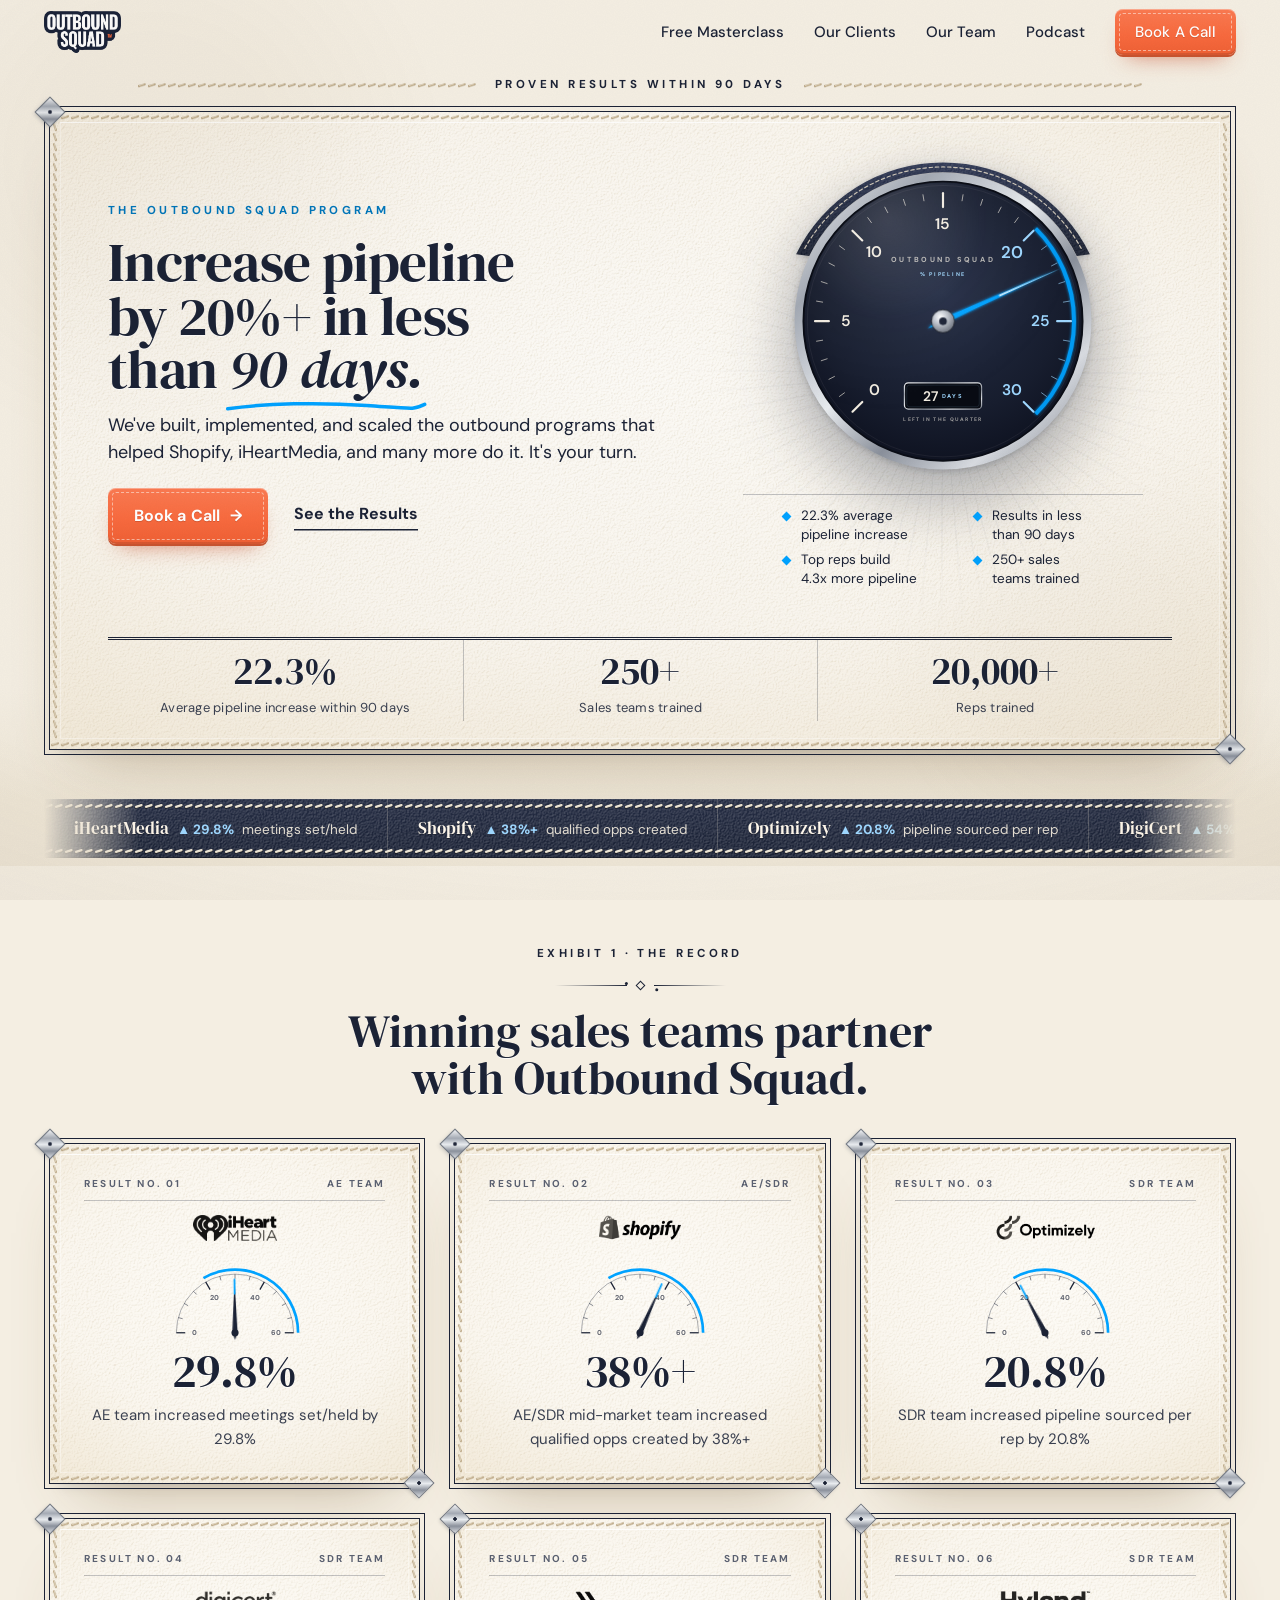
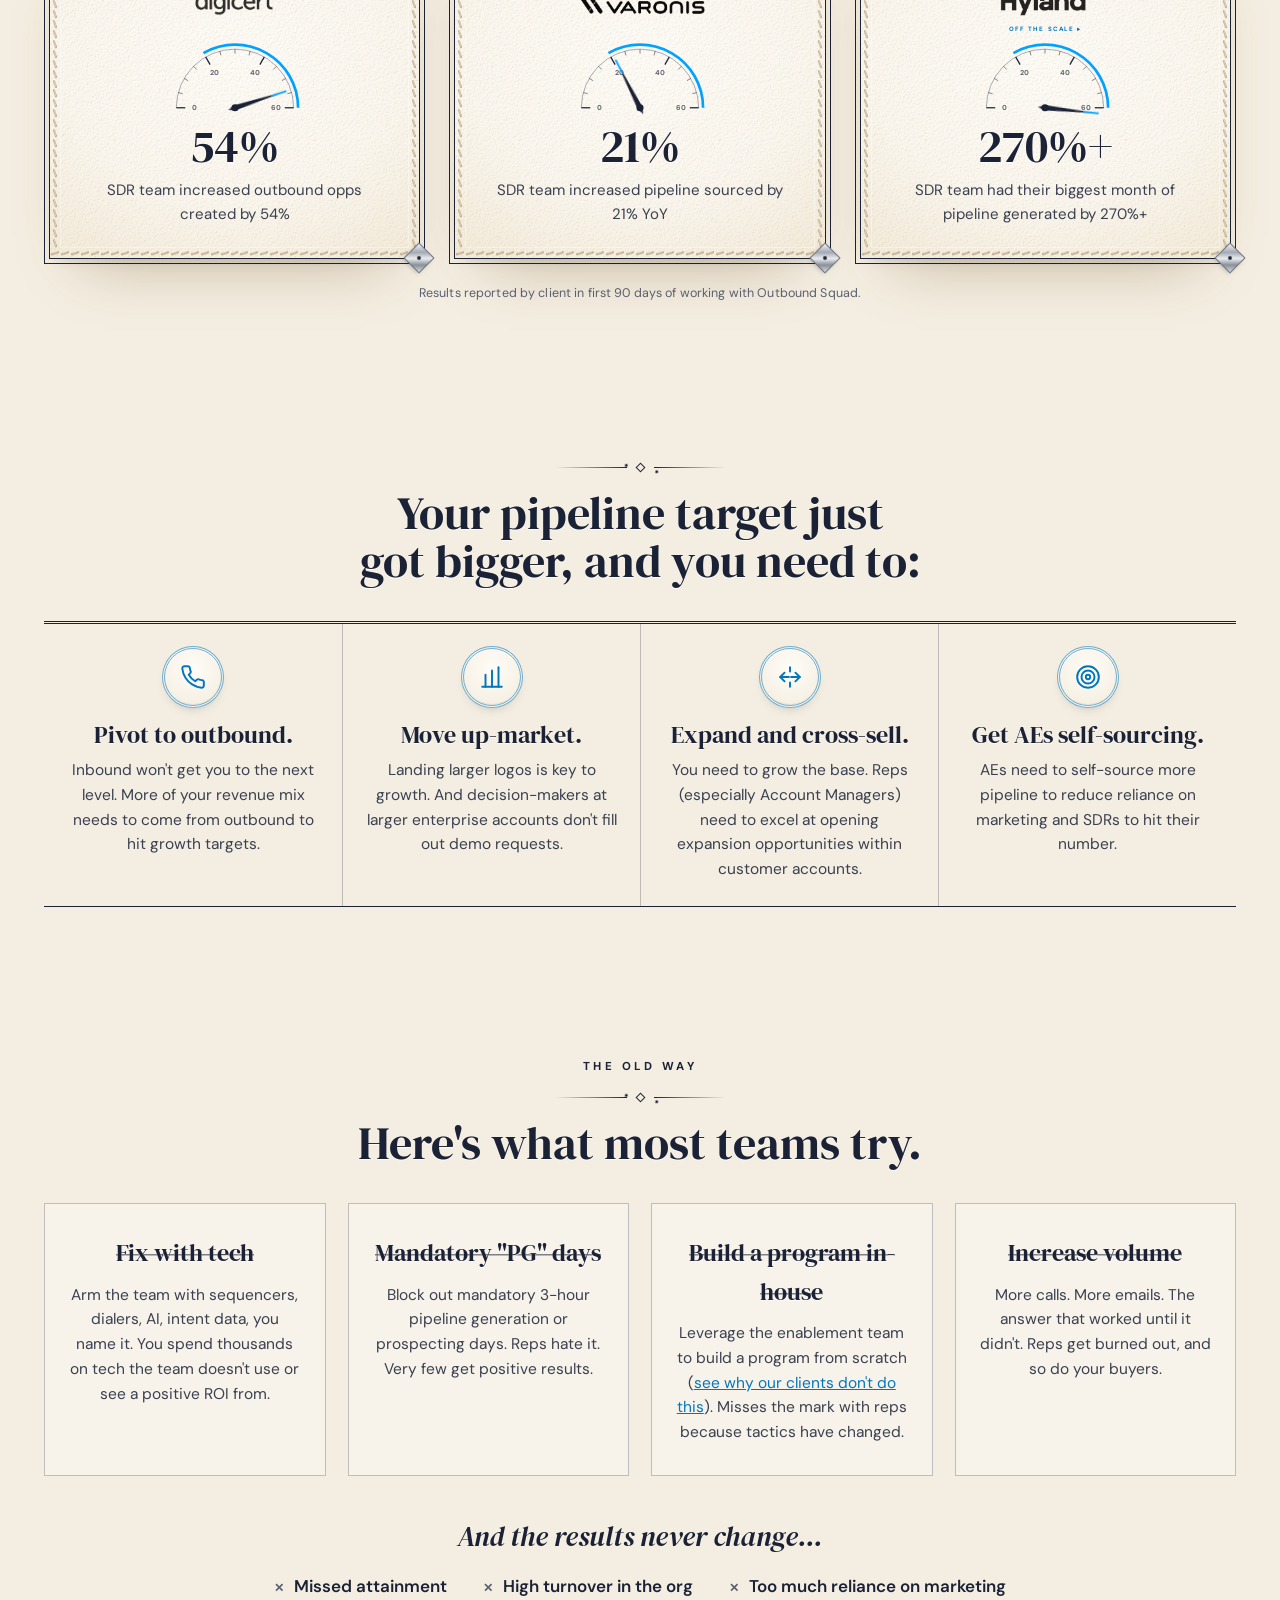
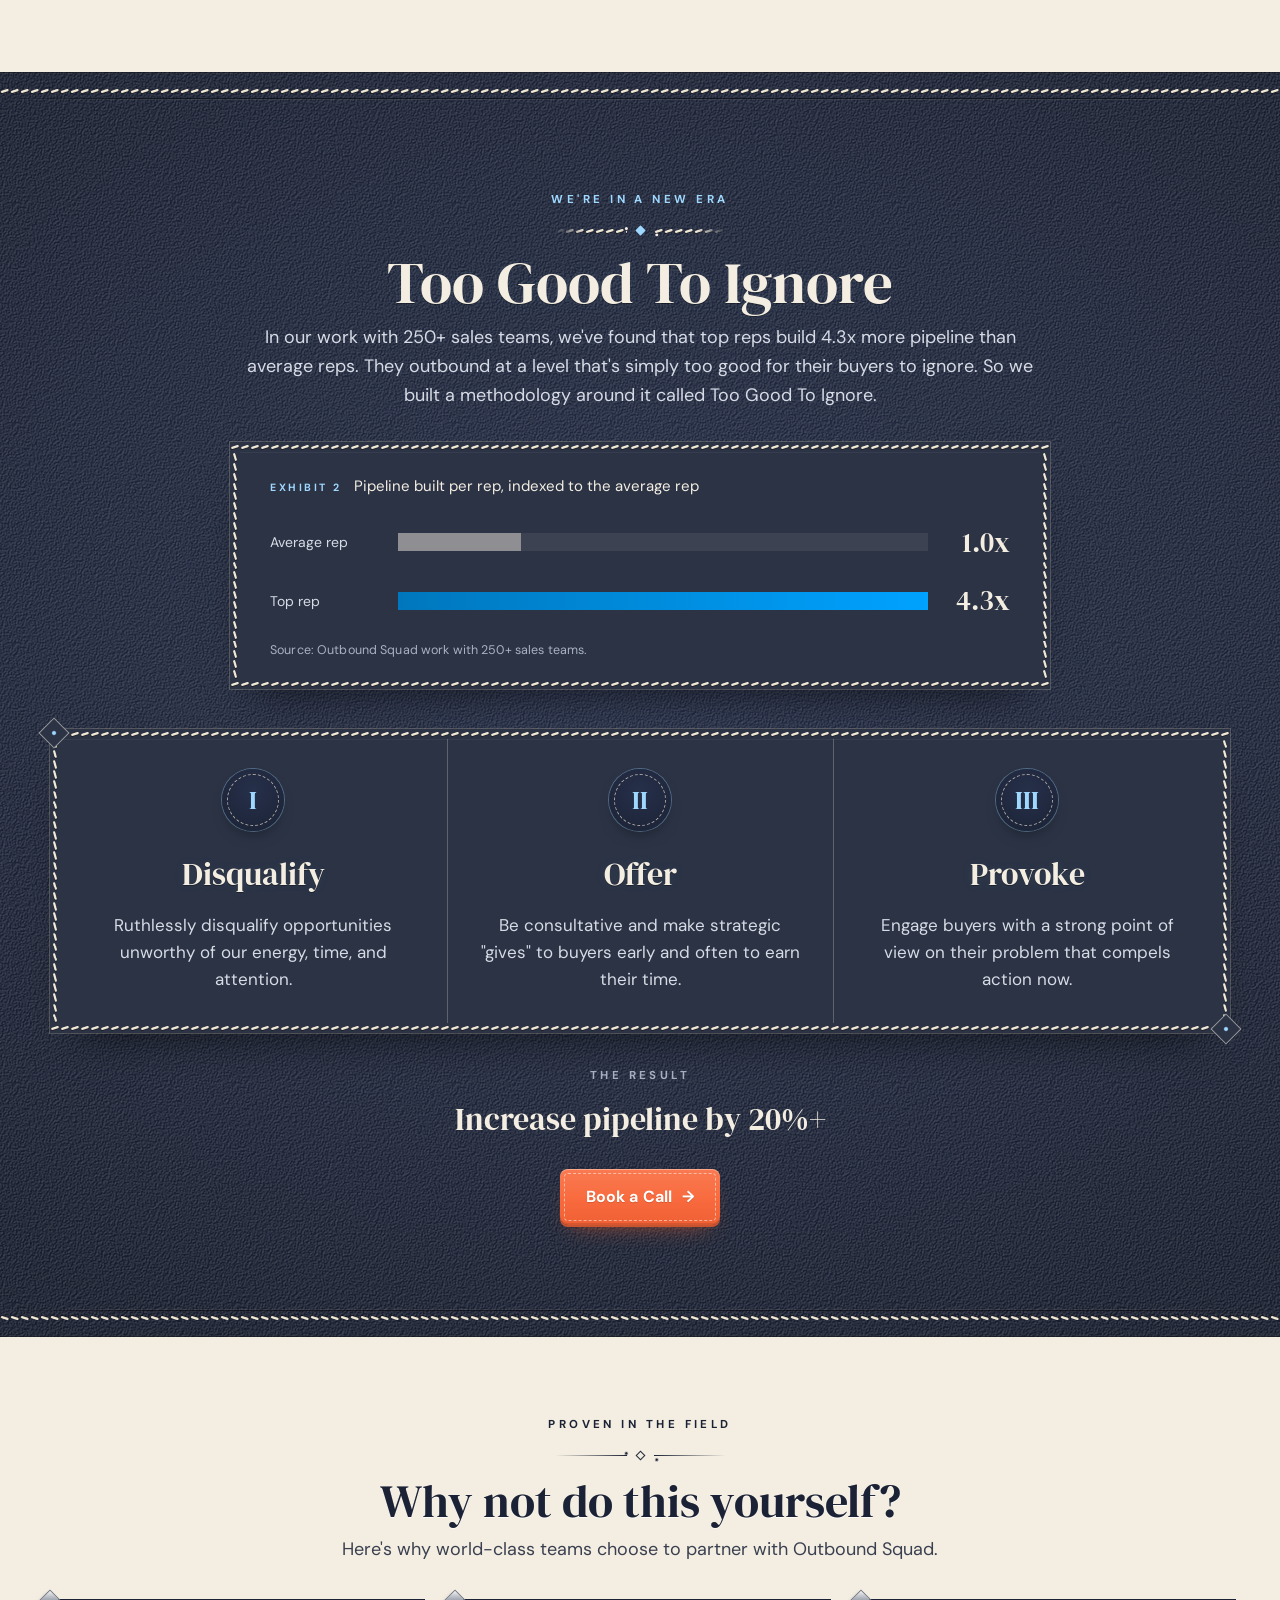
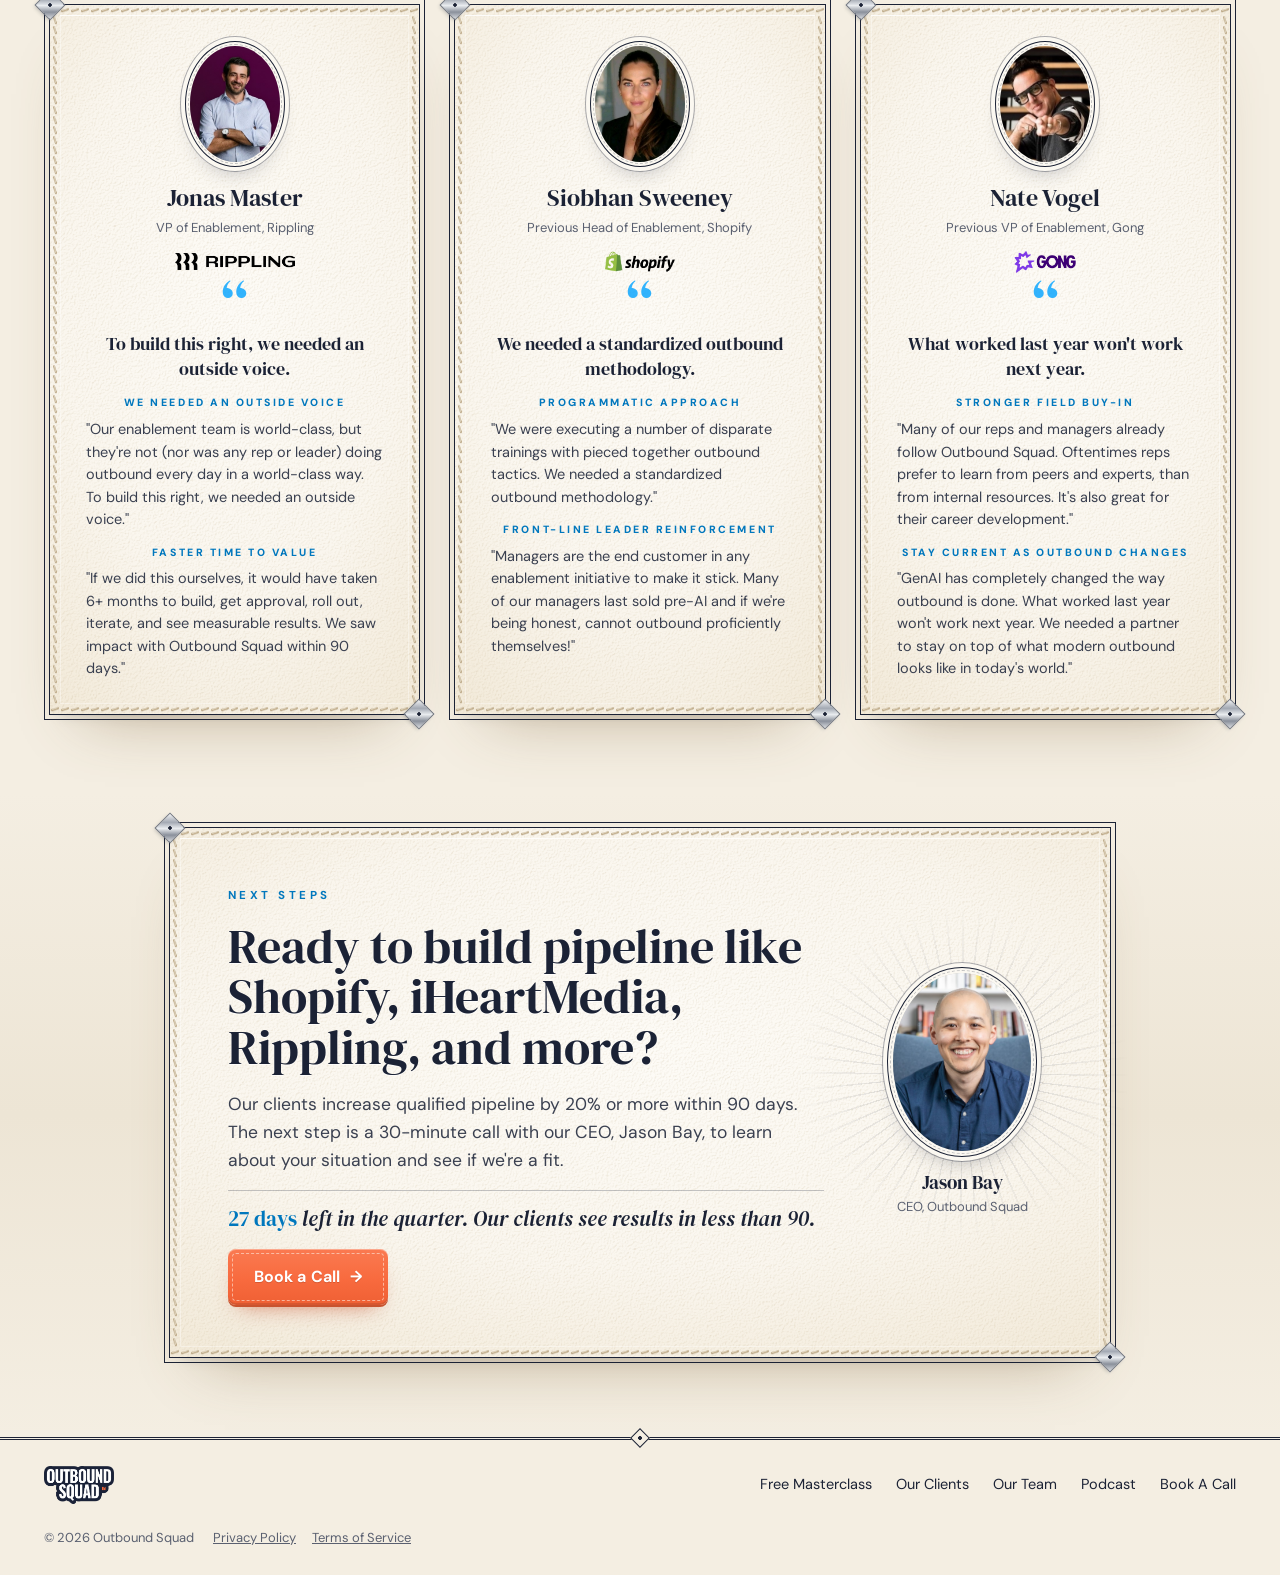
<file: index.html>
<!DOCTYPE html>
<html lang="en">
<head>
<meta charset="UTF-8">
<meta name="viewport" content="width=device-width, initial-scale=1.0">
<title>Outbound Squad | Fix Your Outbound</title>
<meta name="description" content="Build an unstoppable outbound machine. Outbound Squad has helped 250+ B2B sales teams increase qualified pipeline by 20%+ within 90 days.">
<link rel="icon" type="image/png" href="/favicon.png">
<link rel="preconnect" href="https://fonts.googleapis.com">
<link rel="preconnect" href="https://fonts.gstatic.com" crossorigin>
<link href="https://fonts.googleapis.com/css2?family=DM+Sans:ital,opsz,wght@0,9..40,400;0,9..40,500;0,9..40,600;0,9..40,700;0,9..40,800;1,9..40,400&family=DM+Serif+Display:ital@0;1&display=swap" rel="stylesheet">
<link rel="stylesheet" href="/assets/site/base.css">
<link rel="stylesheet" href="/assets/site/theme.css">
<!-- Magellan AI tracking pixel (iHeartMedia radio + podcast attribution) -->
<script>
  (function(w, d, n){
      if (w.MAI) return;
      w.MAI = w.MAI || {emit: function() {(w.MAI.q = w.MAI.q || []).push(arguments);}};
      var e = d.createElement(n);
      e.async = 1;
      e.src = 'https://cdn.mgln.ai/pixel.min.js';
      var s = d.getElementsByTagName(n)[0];
      s.parentNode.insertBefore(e, s);
  })(window, document, 'script');
  MAI.emit('conf', '019e46ce8ab271c392fbd39cb44a87c6');
  MAI.emit('view');
</script>
</head>
<body>
<header class="nav">
  <div class="nav-inner">
    <a class="nav-logo" href="/" aria-label="Outbound Squad home"><img src="/assets/site/logo.png" alt="Outbound Squad"></a>
    <button class="nav-toggle" aria-label="Open menu" aria-expanded="false"><span></span><span></span><span></span></button>
    <ul class="nav-links">
      <li><a href="https://masterclass.outboundsquad.com/">Free Masterclass</a></li>
      <li><a href="/clients/">Our Clients</a></li>
      <li><a href="/our-team/">Our Team</a></li>
      <li><a href="/podcast/">Podcast</a></li>
      <li><a class="btn btn-primary" href="/contact/">Book A Call</a></li>
    </ul>
  </div>
</header>

<main id="top">

  <section class="front">
    <div class="container-wide">
      <div class="masthead"><div class="rule"><span class="caps">Proven results within 90 days</span></div></div>
      <div class="deco reveal">
        <div class="ad">
          <div>
            <span class="caps blue">The Outbound Squad program</span>
            <h1>Increase pipeline by 20%+ in less than <span class="it">90 days.<svg class="swash" viewBox="0 0 300 24" preserveAspectRatio="none" aria-hidden="true"><path d="M4 16 C 60 6, 140 4, 210 10 S 280 18, 296 8" /></svg></span></h1>
            <p class="dek">We've built, implemented, and scaled the outbound programs that helped Shopify, iHeartMedia, and many more do it. It's your turn.</p>
            <div class="ad-ctas">
              <a class="btn btn-primary" href="/contact/">Book a Call <span class="arrow">&rarr;</span></a>
              <a class="text-link" href="#results">See the Results</a>
            </div>
          </div>
          <div class="dial-wrap">
            <svg class="dial speedo" viewBox="-14 -22 428 428" role="img" aria-label="Speedometer reading a 22.3% average pipeline increase on a 0 to 30% scale, with a readout showing the days left in the quarter"><defs>
<linearGradient id="alu" x1="0" y1="0" x2="1" y2="1"><stop offset="0" stop-color="#F2F3F5"/><stop offset="0.22" stop-color="#A3A9B3"/><stop offset="0.45" stop-color="#E9ECEF"/><stop offset="0.62" stop-color="#8A909B"/><stop offset="0.8" stop-color="#D9DCE1"/><stop offset="1" stop-color="#7C828D"/></linearGradient>
<radialGradient id="face" cx="50%" cy="40%" r="62%"><stop offset="0" stop-color="#252E46"/><stop offset="0.7" stop-color="#171D2E"/><stop offset="1" stop-color="#0E1220"/></radialGradient>
<radialGradient id="cap" cx="38%" cy="32%" r="70%"><stop offset="0" stop-color="#FFFFFF"/><stop offset="0.4" stop-color="#C5CAD2"/><stop offset="1" stop-color="#6D737E"/></radialGradient>
<radialGradient id="glare" cx="30%" cy="14%" r="70%"><stop offset="0" stop-color="#fff" stop-opacity="0.16"/><stop offset="0.5" stop-color="#fff" stop-opacity="0.03"/><stop offset="1" stop-color="#fff" stop-opacity="0"/></radialGradient>
<linearGradient id="hood" x1="0" y1="0" x2="0" y2="1"><stop offset="0" stop-color="#2A3350"/><stop offset="1" stop-color="#151B2B"/></linearGradient>
<filter id="glow" x="-50%" y="-50%" width="200%" height="200%"><feGaussianBlur stdDeviation="2.4" result="b"/><feMerge><feMergeNode in="b"/><feMergeNode in="SourceGraphic"/></feMerge></filter>
<filter id="hgrain"><feTurbulence type="fractalNoise" baseFrequency="0.9" numOctaves="2" seed="7"/><feDiffuseLighting lighting-color="#fff" surfaceScale="1"><feDistantLight azimuth="225" elevation="55"/></feDiffuseLighting><feColorMatrix values="0 0 0 0 1  0 0 0 0 1  0 0 0 0 1  0.18 0.18 0.18 0 -0.38"/><feComposite in2="SourceGraphic" operator="in"/></filter>
</defs><path d="M9.5,113.1 A212,212 0 0 1 390.5,113.1 L373.5,115.4 A193,193 0 0 0 26.5,115.4 Z" fill="url(#hood)"/><path d="M9.5,113.1 A212,212 0 0 1 390.5,113.1 L373.5,115.4 A193,193 0 0 0 26.5,115.4 Z" fill="#fff" filter="url(#hgrain)"/><path d="M20.7,105.6 A205,205 0 0 1 379.3,105.6" fill="none" stroke="#E9DFC9" stroke-width="1.5" stroke-dasharray="4.5 3.5" stroke-linecap="round" opacity="0.85"/><circle cx="200" cy="200" r="187" fill="none" stroke="url(#alu)" stroke-width="11"/><circle cx="200" cy="200" r="181" fill="url(#face)" stroke="#0A0D16" stroke-width="2.5"/><circle cx="200" cy="200" r="176" fill="none" stroke="#F4EEE2" stroke-opacity="0.08" stroke-width="1"/><path d="M320.2,79.8 A170,170 0 0 1 320.2,320.2" fill="none" stroke="#00A2FF" stroke-width="5" filter="url(#glow)" opacity="0.95"/><line x1="95.3" y1="304.7" x2="82.6" y2="317.4" stroke="#F4EEE2" stroke-width="2.8" stroke-linecap="round" opacity="1"/><line x1="72.2" y1="292.9" x2="65.7" y2="297.6" stroke="#F4EEE2" stroke-width="1.1" stroke-linecap="round" opacity="0.75"/><line x1="59.2" y1="271.7" x2="52.1" y2="275.4" stroke="#F4EEE2" stroke-width="1.1" stroke-linecap="round" opacity="0.75"/><line x1="49.7" y1="248.8" x2="42.1" y2="251.3" stroke="#F4EEE2" stroke-width="1.1" stroke-linecap="round" opacity="0.75"/><line x1="43.9" y1="224.7" x2="36.0" y2="226.0" stroke="#F4EEE2" stroke-width="1.1" stroke-linecap="round" opacity="0.75"/><line x1="52.0" y1="200.0" x2="34.0" y2="200.0" stroke="#F4EEE2" stroke-width="2.8" stroke-linecap="round" opacity="1"/><line x1="43.9" y1="175.3" x2="36.0" y2="174.0" stroke="#F4EEE2" stroke-width="1.1" stroke-linecap="round" opacity="0.75"/><line x1="49.7" y1="151.2" x2="42.1" y2="148.7" stroke="#F4EEE2" stroke-width="1.1" stroke-linecap="round" opacity="0.75"/><line x1="59.2" y1="128.3" x2="52.1" y2="124.6" stroke="#F4EEE2" stroke-width="1.1" stroke-linecap="round" opacity="0.75"/><line x1="72.2" y1="107.1" x2="65.7" y2="102.4" stroke="#F4EEE2" stroke-width="1.1" stroke-linecap="round" opacity="0.75"/><line x1="95.3" y1="95.3" x2="82.6" y2="82.6" stroke="#F4EEE2" stroke-width="2.8" stroke-linecap="round" opacity="1"/><line x1="107.1" y1="72.2" x2="102.4" y2="65.7" stroke="#F4EEE2" stroke-width="1.1" stroke-linecap="round" opacity="0.75"/><line x1="128.3" y1="59.2" x2="124.6" y2="52.1" stroke="#F4EEE2" stroke-width="1.1" stroke-linecap="round" opacity="0.75"/><line x1="151.2" y1="49.7" x2="148.7" y2="42.1" stroke="#F4EEE2" stroke-width="1.1" stroke-linecap="round" opacity="0.75"/><line x1="175.3" y1="43.9" x2="174.0" y2="36.0" stroke="#F4EEE2" stroke-width="1.1" stroke-linecap="round" opacity="0.75"/><line x1="200.0" y1="52.0" x2="200.0" y2="34.0" stroke="#F4EEE2" stroke-width="2.8" stroke-linecap="round" opacity="1"/><line x1="224.7" y1="43.9" x2="226.0" y2="36.0" stroke="#F4EEE2" stroke-width="1.1" stroke-linecap="round" opacity="0.75"/><line x1="248.8" y1="49.7" x2="251.3" y2="42.1" stroke="#F4EEE2" stroke-width="1.1" stroke-linecap="round" opacity="0.75"/><line x1="271.7" y1="59.2" x2="275.4" y2="52.1" stroke="#F4EEE2" stroke-width="1.1" stroke-linecap="round" opacity="0.75"/><line x1="292.9" y1="72.2" x2="297.6" y2="65.7" stroke="#F4EEE2" stroke-width="1.1" stroke-linecap="round" opacity="0.75"/><line x1="304.7" y1="95.3" x2="317.4" y2="82.6" stroke="#9FD8FF" stroke-width="2.8" stroke-linecap="round" opacity="1"/><line x1="327.8" y1="107.1" x2="334.3" y2="102.4" stroke="#9FD8FF" stroke-width="1.1" stroke-linecap="round" opacity="0.75"/><line x1="340.8" y1="128.3" x2="347.9" y2="124.6" stroke="#9FD8FF" stroke-width="1.1" stroke-linecap="round" opacity="0.75"/><line x1="350.3" y1="151.2" x2="357.9" y2="148.7" stroke="#9FD8FF" stroke-width="1.1" stroke-linecap="round" opacity="0.75"/><line x1="356.1" y1="175.3" x2="364.0" y2="174.0" stroke="#9FD8FF" stroke-width="1.1" stroke-linecap="round" opacity="0.75"/><line x1="348.0" y1="200.0" x2="366.0" y2="200.0" stroke="#9FD8FF" stroke-width="2.8" stroke-linecap="round" opacity="1"/><line x1="356.1" y1="224.7" x2="364.0" y2="226.0" stroke="#9FD8FF" stroke-width="1.1" stroke-linecap="round" opacity="0.75"/><line x1="350.3" y1="248.8" x2="357.9" y2="251.3" stroke="#9FD8FF" stroke-width="1.1" stroke-linecap="round" opacity="0.75"/><line x1="340.8" y1="271.7" x2="347.9" y2="275.4" stroke="#9FD8FF" stroke-width="1.1" stroke-linecap="round" opacity="0.75"/><line x1="327.8" y1="292.9" x2="334.3" y2="297.6" stroke="#9FD8FF" stroke-width="1.1" stroke-linecap="round" opacity="0.75"/><line x1="304.7" y1="304.7" x2="317.4" y2="317.4" stroke="#9FD8FF" stroke-width="2.8" stroke-linecap="round" opacity="1"/><text x="110.9" y="289.1" font-family="DM Sans, sans-serif" font-weight="600" font-size="20" fill="#F4EEE2" text-anchor="middle" dominant-baseline="central">0</text><text x="74.0" y="200.0" font-family="DM Sans, sans-serif" font-weight="600" font-size="20" fill="#F4EEE2" text-anchor="middle" dominant-baseline="central">5</text><text x="110.9" y="110.9" font-family="DM Sans, sans-serif" font-weight="600" font-size="20" fill="#F4EEE2" text-anchor="middle" dominant-baseline="central">10</text><text x="200.0" y="74.0" font-family="DM Sans, sans-serif" font-weight="600" font-size="20" fill="#F4EEE2" text-anchor="middle" dominant-baseline="central">15</text><text x="289.1" y="110.9" font-family="DM Sans, sans-serif" font-weight="600" font-size="22" fill="#9FD8FF" text-anchor="middle" dominant-baseline="central">20</text><text x="326.0" y="200.0" font-family="DM Sans, sans-serif" font-weight="600" font-size="20" fill="#9FD8FF" text-anchor="middle" dominant-baseline="central">25</text><text x="289.1" y="289.1" font-family="DM Sans, sans-serif" font-weight="600" font-size="20" fill="#9FD8FF" text-anchor="middle" dominant-baseline="central">30</text><text x="200" y="120" font-family="DM Sans, sans-serif" font-weight="700" font-size="9.5" fill="#F4EEE2" fill-opacity="0.72" text-anchor="middle" dominant-baseline="central" letter-spacing="3.4">OUTBOUND SQUAD</text><text x="200" y="140" font-family="DM Sans, sans-serif" font-weight="700" font-size="7" fill="#9FD8FF" text-anchor="middle" dominant-baseline="central" letter-spacing="2.2">% PIPELINE</text><g class="qwin"><rect x="150" y="280" width="100" height="34" rx="5" fill="#080B13" stroke="url(#alu)" stroke-width="1.6"/><rect x="153" y="283" width="94" height="28" rx="3.5" fill="none" stroke="#9FD8FF" stroke-opacity="0.18" stroke-width="0.8"/><text x="200" y="297.5" font-family="DM Sans, sans-serif" font-weight="600" font-size="18" fill="#F4EEE2" text-anchor="middle" dominant-baseline="central" style="font-variant-numeric: tabular-nums"><tspan data-q-days>87</tspan><tspan font-size="7.5" font-weight="700" letter-spacing="1.6" dx="5" fill="#9FD8FF" data-q-unit="DAY">DAYS</tspan></text><text x="200" y="328" font-family="DM Sans, sans-serif" font-weight="700" font-size="6.6" fill="#F4EEE2" fill-opacity="0.6" text-anchor="middle" dominant-baseline="central" letter-spacing="1.8">LEFT IN THE QUARTER</text></g><g class="needle main" style="--from:-135deg;--to:65.7deg;transform-origin:200px 200px"><polygon points="200,34 203.6,200 200,222 196.4,200" fill="#00A2FF" filter="url(#glow)"/><polygon points="200,34 201.2,120 198.8,120" fill="#CFEFFF"/></g><circle cx="200" cy="200" r="15" fill="url(#cap)" stroke="#0A0D16" stroke-width="1"/><circle cx="200" cy="200" r="5" fill="#1B2235"/><circle cx="200" cy="200" r="180" fill="url(#glare)" pointer-events="none"/></svg>
            <ul class="dial-list"><li>22.3% average pipeline increase</li><li>Results in less than 90 days</li><li>Top reps build 4.3x more pipeline</li><li>250+ sales teams trained</li></ul>
          </div>
          <div class="ticker">
            <div><b data-count="22.3" data-dec="1" data-suffix="%">22.3%</b><span>Average pipeline increase within 90 days</span></div>
            <div><b data-count="250" data-suffix="+">250+</b><span>Sales teams trained</span></div>
            <div><b data-count="20000" data-suffix="+">20,000+</b><span>Reps trained</span></div>
          </div>
        </div>
      </div>
    </div>
  </section>

  <section class="tape" aria-label="Client results ticker">
    <div class="container-wide"><div class="tape-inner"><div class="tape-track"><span class="tk"><b>iHeartMedia</b><em>&#9650; 29.8%</em>meetings set/held</span><span class="tk"><b>Shopify</b><em>&#9650; 38%+</em>qualified opps created</span><span class="tk"><b>Optimizely</b><em>&#9650; 20.8%</em>pipeline sourced per rep</span><span class="tk"><b>DigiCert</b><em>&#9650; 54%</em>outbound opps created</span><span class="tk"><b>Varonis</b><em>&#9650; 21%</em>pipeline sourced YoY</span><span class="tk"><b>Hyland</b><em>&#9650; 270%+</em>biggest month of pipeline</span><span aria-hidden="true" class="dup"><span class="tk"><b>iHeartMedia</b><em>&#9650; 29.8%</em>meetings set/held</span><span class="tk"><b>Shopify</b><em>&#9650; 38%+</em>qualified opps created</span><span class="tk"><b>Optimizely</b><em>&#9650; 20.8%</em>pipeline sourced per rep</span><span class="tk"><b>DigiCert</b><em>&#9650; 54%</em>outbound opps created</span><span class="tk"><b>Varonis</b><em>&#9650; 21%</em>pipeline sourced YoY</span><span class="tk"><b>Hyland</b><em>&#9650; 270%+</em>biggest month of pipeline</span></span></div></div></div>
  </section>

  <section class="section" id="results">
    <div class="container-wide">
      <div class="head reveal"><span class="caps">Exhibit 1 &middot; The record</span><div class="orn" aria-hidden="true"><i></i><b></b><i></i></div><h2>Winning sales teams partner with Outbound Squad.</h2></div>
      <div class="certs">
        <div class="deco cert reveal"><div class="no"><span>RESULT NO. 01</span><span>AE TEAM</span></div><img src="/assets/site/logos/iheartmedia.png" alt="iHeartMedia"><svg class="mini" viewBox="0 0 180 100" aria-hidden="true"><path d="M24.0,92.0 A66,66 0 0 1 156.0,92.0" fill="none" stroke="#1B2235" stroke-width="0.8" opacity="0.5"/><path d="M54.5,30.5 A71,71 0 0 1 161.0,92.0" fill="none" stroke="#00A2FF" stroke-width="3"/><line x1="24.0" y1="92.0" x2="34.0" y2="92.0" stroke="#1B2235" stroke-width="1.4"/><text x="44.0" y="92.0" font-family="DM Sans, sans-serif" font-weight="700" font-size="8" fill="#1B2235" text-anchor="middle" dominant-baseline="central" opacity="0.7">0</text><line x1="26.2" y1="74.9" x2="31.1" y2="76.2" stroke="#1B2235" stroke-width="0.6"/><line x1="32.8" y1="59.0" x2="37.2" y2="61.5" stroke="#1B2235" stroke-width="0.6"/><line x1="43.3" y1="45.3" x2="46.9" y2="48.9" stroke="#1B2235" stroke-width="0.6"/><line x1="57.0" y1="34.8" x2="62.0" y2="43.5" stroke="#1B2235" stroke-width="1.4"/><text x="67.0" y="52.2" font-family="DM Sans, sans-serif" font-weight="700" font-size="8" fill="#1B2235" text-anchor="middle" dominant-baseline="central" opacity="0.7">20</text><line x1="72.9" y1="28.2" x2="74.2" y2="33.1" stroke="#1B2235" stroke-width="0.6"/><line x1="90.0" y1="26.0" x2="90.0" y2="31.0" stroke="#1B2235" stroke-width="0.6"/><line x1="107.1" y1="28.2" x2="105.8" y2="33.1" stroke="#1B2235" stroke-width="0.6"/><line x1="123.0" y1="34.8" x2="118.0" y2="43.5" stroke="#1B2235" stroke-width="1.4"/><text x="113.0" y="52.2" font-family="DM Sans, sans-serif" font-weight="700" font-size="8" fill="#1B2235" text-anchor="middle" dominant-baseline="central" opacity="0.7">40</text><line x1="136.7" y1="45.3" x2="133.1" y2="48.9" stroke="#1B2235" stroke-width="0.6"/><line x1="147.2" y1="59.0" x2="142.8" y2="61.5" stroke="#1B2235" stroke-width="0.6"/><line x1="153.8" y1="74.9" x2="148.9" y2="76.2" stroke="#1B2235" stroke-width="0.6"/><line x1="156.0" y1="92.0" x2="146.0" y2="92.0" stroke="#1B2235" stroke-width="1.4"/><text x="136.0" y="92.0" font-family="DM Sans, sans-serif" font-weight="700" font-size="8" fill="#1B2235" text-anchor="middle" dominant-baseline="central" opacity="0.7">60</text><g class="needle" style="--from:-90deg;--to:-0.6deg;transform-origin:90px 92px"><polygon points="90,32 93,92 90,100 87,92" fill="#1B2235"/><line x1="90" y1="32" x2="90" y2="48" stroke="#00A2FF" stroke-width="2" stroke-linecap="round"/></g><circle cx="90" cy="92" r="4" fill="#1B2235"/></svg><b data-count="29.8" data-dec="1" data-suffix="%">29.8%</b><p>AE team increased meetings set/held by 29.8%</p></div>
        <div class="deco cert reveal"><div class="no"><span>RESULT NO. 02</span><span>AE/SDR</span></div><img src="/assets/site/logos/shopify.png" alt="Shopify"><svg class="mini" viewBox="0 0 180 100" aria-hidden="true"><path d="M24.0,92.0 A66,66 0 0 1 156.0,92.0" fill="none" stroke="#1B2235" stroke-width="0.8" opacity="0.5"/><path d="M54.5,30.5 A71,71 0 0 1 161.0,92.0" fill="none" stroke="#00A2FF" stroke-width="3"/><line x1="24.0" y1="92.0" x2="34.0" y2="92.0" stroke="#1B2235" stroke-width="1.4"/><text x="44.0" y="92.0" font-family="DM Sans, sans-serif" font-weight="700" font-size="8" fill="#1B2235" text-anchor="middle" dominant-baseline="central" opacity="0.7">0</text><line x1="26.2" y1="74.9" x2="31.1" y2="76.2" stroke="#1B2235" stroke-width="0.6"/><line x1="32.8" y1="59.0" x2="37.2" y2="61.5" stroke="#1B2235" stroke-width="0.6"/><line x1="43.3" y1="45.3" x2="46.9" y2="48.9" stroke="#1B2235" stroke-width="0.6"/><line x1="57.0" y1="34.8" x2="62.0" y2="43.5" stroke="#1B2235" stroke-width="1.4"/><text x="67.0" y="52.2" font-family="DM Sans, sans-serif" font-weight="700" font-size="8" fill="#1B2235" text-anchor="middle" dominant-baseline="central" opacity="0.7">20</text><line x1="72.9" y1="28.2" x2="74.2" y2="33.1" stroke="#1B2235" stroke-width="0.6"/><line x1="90.0" y1="26.0" x2="90.0" y2="31.0" stroke="#1B2235" stroke-width="0.6"/><line x1="107.1" y1="28.2" x2="105.8" y2="33.1" stroke="#1B2235" stroke-width="0.6"/><line x1="123.0" y1="34.8" x2="118.0" y2="43.5" stroke="#1B2235" stroke-width="1.4"/><text x="113.0" y="52.2" font-family="DM Sans, sans-serif" font-weight="700" font-size="8" fill="#1B2235" text-anchor="middle" dominant-baseline="central" opacity="0.7">40</text><line x1="136.7" y1="45.3" x2="133.1" y2="48.9" stroke="#1B2235" stroke-width="0.6"/><line x1="147.2" y1="59.0" x2="142.8" y2="61.5" stroke="#1B2235" stroke-width="0.6"/><line x1="153.8" y1="74.9" x2="148.9" y2="76.2" stroke="#1B2235" stroke-width="0.6"/><line x1="156.0" y1="92.0" x2="146.0" y2="92.0" stroke="#1B2235" stroke-width="1.4"/><text x="136.0" y="92.0" font-family="DM Sans, sans-serif" font-weight="700" font-size="8" fill="#1B2235" text-anchor="middle" dominant-baseline="central" opacity="0.7">60</text><g class="needle" style="--from:-90deg;--to:24.0deg;transform-origin:90px 92px"><polygon points="90,32 93,92 90,100 87,92" fill="#1B2235"/><line x1="90" y1="32" x2="90" y2="48" stroke="#00A2FF" stroke-width="2" stroke-linecap="round"/></g><circle cx="90" cy="92" r="4" fill="#1B2235"/></svg><b data-count="38" data-dec="0" data-suffix="%+">38%+</b><p>AE/SDR mid-market team increased qualified opps created by 38%+</p></div>
        <div class="deco cert reveal"><div class="no"><span>RESULT NO. 03</span><span>SDR TEAM</span></div><img src="/assets/site/logos/optimizely.png" alt="Optimizely"><svg class="mini" viewBox="0 0 180 100" aria-hidden="true"><path d="M24.0,92.0 A66,66 0 0 1 156.0,92.0" fill="none" stroke="#1B2235" stroke-width="0.8" opacity="0.5"/><path d="M54.5,30.5 A71,71 0 0 1 161.0,92.0" fill="none" stroke="#00A2FF" stroke-width="3"/><line x1="24.0" y1="92.0" x2="34.0" y2="92.0" stroke="#1B2235" stroke-width="1.4"/><text x="44.0" y="92.0" font-family="DM Sans, sans-serif" font-weight="700" font-size="8" fill="#1B2235" text-anchor="middle" dominant-baseline="central" opacity="0.7">0</text><line x1="26.2" y1="74.9" x2="31.1" y2="76.2" stroke="#1B2235" stroke-width="0.6"/><line x1="32.8" y1="59.0" x2="37.2" y2="61.5" stroke="#1B2235" stroke-width="0.6"/><line x1="43.3" y1="45.3" x2="46.9" y2="48.9" stroke="#1B2235" stroke-width="0.6"/><line x1="57.0" y1="34.8" x2="62.0" y2="43.5" stroke="#1B2235" stroke-width="1.4"/><text x="67.0" y="52.2" font-family="DM Sans, sans-serif" font-weight="700" font-size="8" fill="#1B2235" text-anchor="middle" dominant-baseline="central" opacity="0.7">20</text><line x1="72.9" y1="28.2" x2="74.2" y2="33.1" stroke="#1B2235" stroke-width="0.6"/><line x1="90.0" y1="26.0" x2="90.0" y2="31.0" stroke="#1B2235" stroke-width="0.6"/><line x1="107.1" y1="28.2" x2="105.8" y2="33.1" stroke="#1B2235" stroke-width="0.6"/><line x1="123.0" y1="34.8" x2="118.0" y2="43.5" stroke="#1B2235" stroke-width="1.4"/><text x="113.0" y="52.2" font-family="DM Sans, sans-serif" font-weight="700" font-size="8" fill="#1B2235" text-anchor="middle" dominant-baseline="central" opacity="0.7">40</text><line x1="136.7" y1="45.3" x2="133.1" y2="48.9" stroke="#1B2235" stroke-width="0.6"/><line x1="147.2" y1="59.0" x2="142.8" y2="61.5" stroke="#1B2235" stroke-width="0.6"/><line x1="153.8" y1="74.9" x2="148.9" y2="76.2" stroke="#1B2235" stroke-width="0.6"/><line x1="156.0" y1="92.0" x2="146.0" y2="92.0" stroke="#1B2235" stroke-width="1.4"/><text x="136.0" y="92.0" font-family="DM Sans, sans-serif" font-weight="700" font-size="8" fill="#1B2235" text-anchor="middle" dominant-baseline="central" opacity="0.7">60</text><g class="needle" style="--from:-90deg;--to:-27.6deg;transform-origin:90px 92px"><polygon points="90,32 93,92 90,100 87,92" fill="#1B2235"/><line x1="90" y1="32" x2="90" y2="48" stroke="#00A2FF" stroke-width="2" stroke-linecap="round"/></g><circle cx="90" cy="92" r="4" fill="#1B2235"/></svg><b data-count="20.8" data-dec="1" data-suffix="%">20.8%</b><p>SDR team increased pipeline sourced per rep by 20.8%</p></div>
        <div class="deco cert reveal"><div class="no"><span>RESULT NO. 04</span><span>SDR TEAM</span></div><img src="/assets/site/logos/digicert.png" alt="DigiCert"><svg class="mini" viewBox="0 0 180 100" aria-hidden="true"><path d="M24.0,92.0 A66,66 0 0 1 156.0,92.0" fill="none" stroke="#1B2235" stroke-width="0.8" opacity="0.5"/><path d="M54.5,30.5 A71,71 0 0 1 161.0,92.0" fill="none" stroke="#00A2FF" stroke-width="3"/><line x1="24.0" y1="92.0" x2="34.0" y2="92.0" stroke="#1B2235" stroke-width="1.4"/><text x="44.0" y="92.0" font-family="DM Sans, sans-serif" font-weight="700" font-size="8" fill="#1B2235" text-anchor="middle" dominant-baseline="central" opacity="0.7">0</text><line x1="26.2" y1="74.9" x2="31.1" y2="76.2" stroke="#1B2235" stroke-width="0.6"/><line x1="32.8" y1="59.0" x2="37.2" y2="61.5" stroke="#1B2235" stroke-width="0.6"/><line x1="43.3" y1="45.3" x2="46.9" y2="48.9" stroke="#1B2235" stroke-width="0.6"/><line x1="57.0" y1="34.8" x2="62.0" y2="43.5" stroke="#1B2235" stroke-width="1.4"/><text x="67.0" y="52.2" font-family="DM Sans, sans-serif" font-weight="700" font-size="8" fill="#1B2235" text-anchor="middle" dominant-baseline="central" opacity="0.7">20</text><line x1="72.9" y1="28.2" x2="74.2" y2="33.1" stroke="#1B2235" stroke-width="0.6"/><line x1="90.0" y1="26.0" x2="90.0" y2="31.0" stroke="#1B2235" stroke-width="0.6"/><line x1="107.1" y1="28.2" x2="105.8" y2="33.1" stroke="#1B2235" stroke-width="0.6"/><line x1="123.0" y1="34.8" x2="118.0" y2="43.5" stroke="#1B2235" stroke-width="1.4"/><text x="113.0" y="52.2" font-family="DM Sans, sans-serif" font-weight="700" font-size="8" fill="#1B2235" text-anchor="middle" dominant-baseline="central" opacity="0.7">40</text><line x1="136.7" y1="45.3" x2="133.1" y2="48.9" stroke="#1B2235" stroke-width="0.6"/><line x1="147.2" y1="59.0" x2="142.8" y2="61.5" stroke="#1B2235" stroke-width="0.6"/><line x1="153.8" y1="74.9" x2="148.9" y2="76.2" stroke="#1B2235" stroke-width="0.6"/><line x1="156.0" y1="92.0" x2="146.0" y2="92.0" stroke="#1B2235" stroke-width="1.4"/><text x="136.0" y="92.0" font-family="DM Sans, sans-serif" font-weight="700" font-size="8" fill="#1B2235" text-anchor="middle" dominant-baseline="central" opacity="0.7">60</text><g class="needle" style="--from:-90deg;--to:72.0deg;transform-origin:90px 92px"><polygon points="90,32 93,92 90,100 87,92" fill="#1B2235"/><line x1="90" y1="32" x2="90" y2="48" stroke="#00A2FF" stroke-width="2" stroke-linecap="round"/></g><circle cx="90" cy="92" r="4" fill="#1B2235"/></svg><b data-count="54" data-dec="0" data-suffix="%">54%</b><p>SDR team increased outbound opps created by 54%</p></div>
        <div class="deco cert reveal"><div class="no"><span>RESULT NO. 05</span><span>SDR TEAM</span></div><img src="/assets/site/logos/varonis.png" alt="Varonis"><svg class="mini" viewBox="0 0 180 100" aria-hidden="true"><path d="M24.0,92.0 A66,66 0 0 1 156.0,92.0" fill="none" stroke="#1B2235" stroke-width="0.8" opacity="0.5"/><path d="M54.5,30.5 A71,71 0 0 1 161.0,92.0" fill="none" stroke="#00A2FF" stroke-width="3"/><line x1="24.0" y1="92.0" x2="34.0" y2="92.0" stroke="#1B2235" stroke-width="1.4"/><text x="44.0" y="92.0" font-family="DM Sans, sans-serif" font-weight="700" font-size="8" fill="#1B2235" text-anchor="middle" dominant-baseline="central" opacity="0.7">0</text><line x1="26.2" y1="74.9" x2="31.1" y2="76.2" stroke="#1B2235" stroke-width="0.6"/><line x1="32.8" y1="59.0" x2="37.2" y2="61.5" stroke="#1B2235" stroke-width="0.6"/><line x1="43.3" y1="45.3" x2="46.9" y2="48.9" stroke="#1B2235" stroke-width="0.6"/><line x1="57.0" y1="34.8" x2="62.0" y2="43.5" stroke="#1B2235" stroke-width="1.4"/><text x="67.0" y="52.2" font-family="DM Sans, sans-serif" font-weight="700" font-size="8" fill="#1B2235" text-anchor="middle" dominant-baseline="central" opacity="0.7">20</text><line x1="72.9" y1="28.2" x2="74.2" y2="33.1" stroke="#1B2235" stroke-width="0.6"/><line x1="90.0" y1="26.0" x2="90.0" y2="31.0" stroke="#1B2235" stroke-width="0.6"/><line x1="107.1" y1="28.2" x2="105.8" y2="33.1" stroke="#1B2235" stroke-width="0.6"/><line x1="123.0" y1="34.8" x2="118.0" y2="43.5" stroke="#1B2235" stroke-width="1.4"/><text x="113.0" y="52.2" font-family="DM Sans, sans-serif" font-weight="700" font-size="8" fill="#1B2235" text-anchor="middle" dominant-baseline="central" opacity="0.7">40</text><line x1="136.7" y1="45.3" x2="133.1" y2="48.9" stroke="#1B2235" stroke-width="0.6"/><line x1="147.2" y1="59.0" x2="142.8" y2="61.5" stroke="#1B2235" stroke-width="0.6"/><line x1="153.8" y1="74.9" x2="148.9" y2="76.2" stroke="#1B2235" stroke-width="0.6"/><line x1="156.0" y1="92.0" x2="146.0" y2="92.0" stroke="#1B2235" stroke-width="1.4"/><text x="136.0" y="92.0" font-family="DM Sans, sans-serif" font-weight="700" font-size="8" fill="#1B2235" text-anchor="middle" dominant-baseline="central" opacity="0.7">60</text><g class="needle" style="--from:-90deg;--to:-27.0deg;transform-origin:90px 92px"><polygon points="90,32 93,92 90,100 87,92" fill="#1B2235"/><line x1="90" y1="32" x2="90" y2="48" stroke="#00A2FF" stroke-width="2" stroke-linecap="round"/></g><circle cx="90" cy="92" r="4" fill="#1B2235"/></svg><b data-count="21" data-dec="0" data-suffix="%">21%</b><p>SDR team increased pipeline sourced by 21% YoY</p></div>
        <div class="deco cert reveal"><div class="no"><span>RESULT NO. 06</span><span>SDR TEAM</span></div><img src="/assets/site/logos/hyland.png" alt="Hyland"><svg class="mini" viewBox="0 0 180 100" aria-hidden="true"><path d="M24.0,92.0 A66,66 0 0 1 156.0,92.0" fill="none" stroke="#1B2235" stroke-width="0.8" opacity="0.5"/><path d="M54.5,30.5 A71,71 0 0 1 161.0,92.0" fill="none" stroke="#00A2FF" stroke-width="3"/><line x1="24.0" y1="92.0" x2="34.0" y2="92.0" stroke="#1B2235" stroke-width="1.4"/><text x="44.0" y="92.0" font-family="DM Sans, sans-serif" font-weight="700" font-size="8" fill="#1B2235" text-anchor="middle" dominant-baseline="central" opacity="0.7">0</text><line x1="26.2" y1="74.9" x2="31.1" y2="76.2" stroke="#1B2235" stroke-width="0.6"/><line x1="32.8" y1="59.0" x2="37.2" y2="61.5" stroke="#1B2235" stroke-width="0.6"/><line x1="43.3" y1="45.3" x2="46.9" y2="48.9" stroke="#1B2235" stroke-width="0.6"/><line x1="57.0" y1="34.8" x2="62.0" y2="43.5" stroke="#1B2235" stroke-width="1.4"/><text x="67.0" y="52.2" font-family="DM Sans, sans-serif" font-weight="700" font-size="8" fill="#1B2235" text-anchor="middle" dominant-baseline="central" opacity="0.7">20</text><line x1="72.9" y1="28.2" x2="74.2" y2="33.1" stroke="#1B2235" stroke-width="0.6"/><line x1="90.0" y1="26.0" x2="90.0" y2="31.0" stroke="#1B2235" stroke-width="0.6"/><line x1="107.1" y1="28.2" x2="105.8" y2="33.1" stroke="#1B2235" stroke-width="0.6"/><line x1="123.0" y1="34.8" x2="118.0" y2="43.5" stroke="#1B2235" stroke-width="1.4"/><text x="113.0" y="52.2" font-family="DM Sans, sans-serif" font-weight="700" font-size="8" fill="#1B2235" text-anchor="middle" dominant-baseline="central" opacity="0.7">40</text><line x1="136.7" y1="45.3" x2="133.1" y2="48.9" stroke="#1B2235" stroke-width="0.6"/><line x1="147.2" y1="59.0" x2="142.8" y2="61.5" stroke="#1B2235" stroke-width="0.6"/><line x1="153.8" y1="74.9" x2="148.9" y2="76.2" stroke="#1B2235" stroke-width="0.6"/><line x1="156.0" y1="92.0" x2="146.0" y2="92.0" stroke="#1B2235" stroke-width="1.4"/><text x="136.0" y="92.0" font-family="DM Sans, sans-serif" font-weight="700" font-size="8" fill="#1B2235" text-anchor="middle" dominant-baseline="central" opacity="0.7">60</text><g class="needle" style="--from:-90deg;--to:96.0deg;transform-origin:90px 92px"><polygon points="90,32 93,92 90,100 87,92" fill="#1B2235"/><line x1="90" y1="32" x2="90" y2="48" stroke="#00A2FF" stroke-width="2" stroke-linecap="round"/></g><circle cx="90" cy="92" r="4" fill="#1B2235"/><text x="90" y="6" font-family="DM Sans, sans-serif" font-weight="700" font-size="7" letter-spacing="1.2" fill="#0077BD" text-anchor="middle">OFF THE SCALE &#9656;</text></svg><b data-count="270" data-dec="0" data-suffix="%+">270%+</b><p>SDR team had their biggest month of pipeline generated by 270%+</p></div>
      </div>
      <p class="src">Results reported by client in first 90 days of working with Outbound Squad.</p>
    </div>
  </section>

  <section class="conditions">
    <div class="container-wide">
      <div class="head reveal"><div class="orn" aria-hidden="true"><i></i><b></b><i></i></div><h2>Your pipeline target just got bigger, and you need to:</h2></div>
      <div class="cond-grid reveal">
        <div class="cond"><div class="n ico" aria-hidden="true"><svg viewBox="0 0 24 24"><path d="M22 16.92v3a2 2 0 0 1-2.18 2 19.79 19.79 0 0 1-8.63-3.07 19.5 19.5 0 0 1-6-6 19.79 19.79 0 0 1-3.07-8.67A2 2 0 0 1 4.11 2h3a2 2 0 0 1 2 1.72 12.84 12.84 0 0 0 .7 2.81 2 2 0 0 1-.45 2.11L8.09 9.91a16 16 0 0 0 6 6l1.27-1.27a2 2 0 0 1 2.11-.45 12.84 12.84 0 0 0 2.81.7A2 2 0 0 1 22 16.92z"/></svg></div><h3>Pivot to outbound.</h3><p>Inbound won't get you to the next level. More of your revenue mix needs to come from outbound to hit growth targets.</p></div>
        <div class="cond"><div class="n ico" aria-hidden="true"><svg viewBox="0 0 24 24"><path d="M3 21h18"/><path d="M6 21V10"/><path d="M12 21V6"/><path d="M18 21V3"/></svg></div><h3>Move up-market.</h3><p>Landing larger logos is key to growth. And decision-makers at larger enterprise accounts don't fill out demo requests.</p></div>
        <div class="cond"><div class="n ico" aria-hidden="true"><svg viewBox="0 0 24 24"><path d="M11 12H3"/><path d="m7 8-4 4 4 4"/><path d="M13 12h8"/><path d="m17 8 4 4-4 4"/><path d="M12 3v4"/><path d="M12 17v4"/></svg></div><h3>Expand and cross-sell.</h3><p>You need to grow the base. Reps (especially Account Managers) need to excel at opening expansion opportunities within customer accounts.</p></div>
        <div class="cond"><div class="n ico" aria-hidden="true"><svg viewBox="0 0 24 24"><circle cx="12" cy="12" r="10"/><circle cx="12" cy="12" r="6"/><circle cx="12" cy="12" r="2"/></svg></div><h3>Get AEs self-sourcing.</h3><p>AEs need to self-source more pipeline to reduce reliance on marketing and SDRs to hit their number.</p></div>
      </div>
    </div>
  </section>

  <section class="section">
    <div class="container-wide">
      <div class="head reveal"><span class="caps">The old way</span><div class="orn" aria-hidden="true"><i></i><b></b><i></i></div><h2>Here's what most teams try.</h2></div>
      <div class="old-grid">
        <div class="old reveal"><h3><span class="strike">Fix with tech</span></h3><p>Arm the team with sequencers, dialers, AI, intent data, you name it. You spend thousands on tech the team doesn't use or see a positive ROI from.</p></div><div class="old reveal"><h3><span class="strike">Mandatory "PG" days</span></h3><p>Block out mandatory 3-hour pipeline generation or prospecting days. Reps hate it. Very few get positive results.</p></div><div class="old reveal"><h3><span class="strike">Build a program in-house</span></h3><p>Leverage the enablement team to build a program from scratch (<a href="#why-us">see why our clients don't do this</a>). Misses the mark with reps because tactics have changed.</p></div><div class="old reveal"><h3><span class="strike">Increase volume</span></h3><p>More calls. More emails. The answer that worked until it didn't. Reps get burned out, and so do your buyers.</p></div>
      </div>
      <div class="never reveal"><span class="lead">And the results never change...</span><ul><li>Missed attainment</li><li>High turnover in the org</li><li>Too much reliance on marketing</li></ul></div>
    </div>
  </section>

  <section class="movement">
    <div class="bezel top" aria-hidden="true"><i></i></div>
    <div class="container-wide">
      <div class="head reveal"><span class="caps">We're in a new era</span><div class="orn" aria-hidden="true"><i></i><b></b><i></i></div><h2>Too Good To Ignore</h2><p>In our work with 250+ sales teams, we've found that top reps build 4.3x more pipeline than average reps. They outbound at a level that's simply too good for their buyers to ignore. So we built a methodology around it called Too Good To Ignore.</p></div>
      <figure class="bars reveal">
        <figcaption><span class="exh">Exhibit 2</span>Pipeline built per rep, indexed to the average rep</figcaption>
        <div class="bar"><span class="lbl">Average rep</span><div class="track"><i style="--w:23.3%"></i></div><b>1.0x</b></div>
        <div class="bar top"><span class="lbl">Top rep</span><div class="track"><i style="--w:100%"></i></div><b data-count="4.3" data-dec="1" data-suffix="x">4.3x</b></div>
        <p class="src dark">Source: Outbound Squad work with 250+ sales teams.</p>
      </figure>
      <div class="deco dark reveal">
        <div class="parts">
          <div class="part"><span class="pn">I</span><h3>Disqualify</h3><p>Ruthlessly disqualify opportunities unworthy of our energy, time, and attention.</p></div><div class="part"><span class="pn">II</span><h3>Offer</h3><p>Be consultative and make strategic "gives" to buyers early and often to earn their time.</p></div><div class="part"><span class="pn">III</span><h3>Provoke</h3><p>Engage buyers with a strong point of view on their problem that compels action now.</p></div>
        </div>
      </div>
      <div class="move-foot reveal"><div class="res"><span>THE RESULT</span>Increase pipeline by 20%+</div><a class="btn btn-primary" href="/contact/">Book a Call <span class="arrow">&rarr;</span></a></div>
    </div>
    <div class="bezel bottom" aria-hidden="true"><i></i></div>
  </section>

  <!-- Masterclass strip hidden 2026-10-17 (Jason). Restore by uncommenting.
  <section class="window">
    <div class="container-wide">
      <div class="deco reveal">
        <div><h3>Watch the methodology before you buy.</h3><p>The Free Masterclass walks through how top reps outbound.</p></div>
        <a class="text-link" href="https://masterclass.outboundsquad.com/">Free Masterclass &rarr;</a>
      </div>
    </div>
  </section>
  -->

  <section class="section" id="why-us">
    <div class="container-wide">
      <div class="head reveal"><span class="caps">Proven in the field</span><div class="orn" aria-hidden="true"><i></i><b></b><i></i></div><h2>Why not do this yourself?</h2><p>Here's why world-class teams choose to partner with Outbound Squad.</p></div>
      <div class="people">
        <article class="deco person reveal">
          <div class="oval"><img src="/assets/site/headshots/jonas-master.jpg" alt="Jonas Master"></div>
          <div class="name">Jonas Master</div><div class="role">VP of Enablement, Rippling</div><img class="co" src="/assets/site/logos/rippling.png" alt="Rippling">
          <p class="q1">To build this right, we needed an outside voice.</p>
          <h4>We needed an outside voice</h4><p>"Our enablement team is world-class, but they're not (nor was any rep or leader) doing outbound every day in a world-class way. To build this right, we needed an outside voice."</p>
          <h4>Faster time to value</h4><p>"If we did this ourselves, it would have taken 6+ months to build, get approval, roll out, iterate, and see measurable results. We saw impact with Outbound Squad within 90 days."</p>
        </article>
        <article class="deco person reveal">
          <div class="oval"><img src="/assets/site/headshots/siobhan-sweeney.jpg" alt="Siobhan Sweeney"></div>
          <div class="name">Siobhan Sweeney</div><div class="role">Previous Head of Enablement, Shopify</div><img class="co" src="/assets/site/logos/shopify.png" alt="Shopify">
          <p class="q1">We needed a standardized outbound methodology.</p>
          <h4>Programmatic approach</h4><p>"We were executing a number of disparate trainings with pieced together outbound tactics. We needed a standardized outbound methodology."</p>
          <h4>Front-line leader reinforcement</h4><p>"Managers are the end customer in any enablement initiative to make it stick. Many of our managers last sold pre-AI and if we're being honest, cannot outbound proficiently themselves!"</p>
        </article>
        <article class="deco person reveal">
          <div class="oval"><img src="/assets/site/headshots/nate-vogel.jpg" alt="Nate Vogel"></div>
          <div class="name">Nate Vogel</div><div class="role">Previous VP of Enablement, Gong</div><img class="co" src="/assets/site/logos/gong.png" alt="Gong">
          <p class="q1">What worked last year won't work next year.</p>
          <h4>Stronger field buy-in</h4><p>"Many of our reps and managers already follow Outbound Squad. Oftentimes reps prefer to learn from peers and experts, than from internal resources. It's also great for their career development."</p>
          <h4>Stay current as outbound changes</h4><p>"GenAI has completely changed the way outbound is done. What worked last year won't work next year. We needed a partner to stay on top of what modern outbound looks like in today's world."</p>
        </article>
      </div>
    </div>
  </section>

  <section class="close" id="book-a-call">
    <div class="container-wide">
      <div class="deco reveal">
        <div>
          <span class="caps blue">Next steps</span>
          <h2>Ready to build pipeline like Shopify, iHeartMedia, Rippling, and more?</h2>
          <p>Our clients increase qualified pipeline by 20% or more within 90 days. The next step is a 30-minute call with our CEO, Jason Bay, to learn about your situation and see if we're a fit.</p>
          <p class="qline"><b><span data-q-days>87</span> <span data-q-unit="day">days</span></b> left in the quarter. Our clients see results in less than 90.</p>
          <a class="btn btn-primary" href="/contact/">Book a Call <span class="arrow">&rarr;</span></a>
        </div>
        <figure><div class="oval"><img src="/assets/site/headshots/jason-bay.jpg" alt="Jason Bay"></div><figcaption><b>Jason Bay</b>CEO, Outbound Squad</figcaption></figure>
      </div>
    </div>
  </section>

</main>

<footer>
  <div class="container-wide foot">
    <img src="/assets/site/logo.png" alt="Outbound Squad">
    <nav><a href="https://masterclass.outboundsquad.com/">Free Masterclass</a><a href="/clients/">Our Clients</a><a href="/our-team/">Our Team</a><a href="/podcast/">Podcast</a><a href="/contact/">Book A Call</a></nav>
    <small>&copy; 2026 Outbound Squad <a href="/privacy-policy/">Privacy Policy</a><a href="/terms-of-service/">Terms of Service</a></small>
  </div>
</footer>
<script src="/assets/site/shared.js"></script>
<script src="/assets/site/chrono.js"></script>
</body>
</html>
</file>
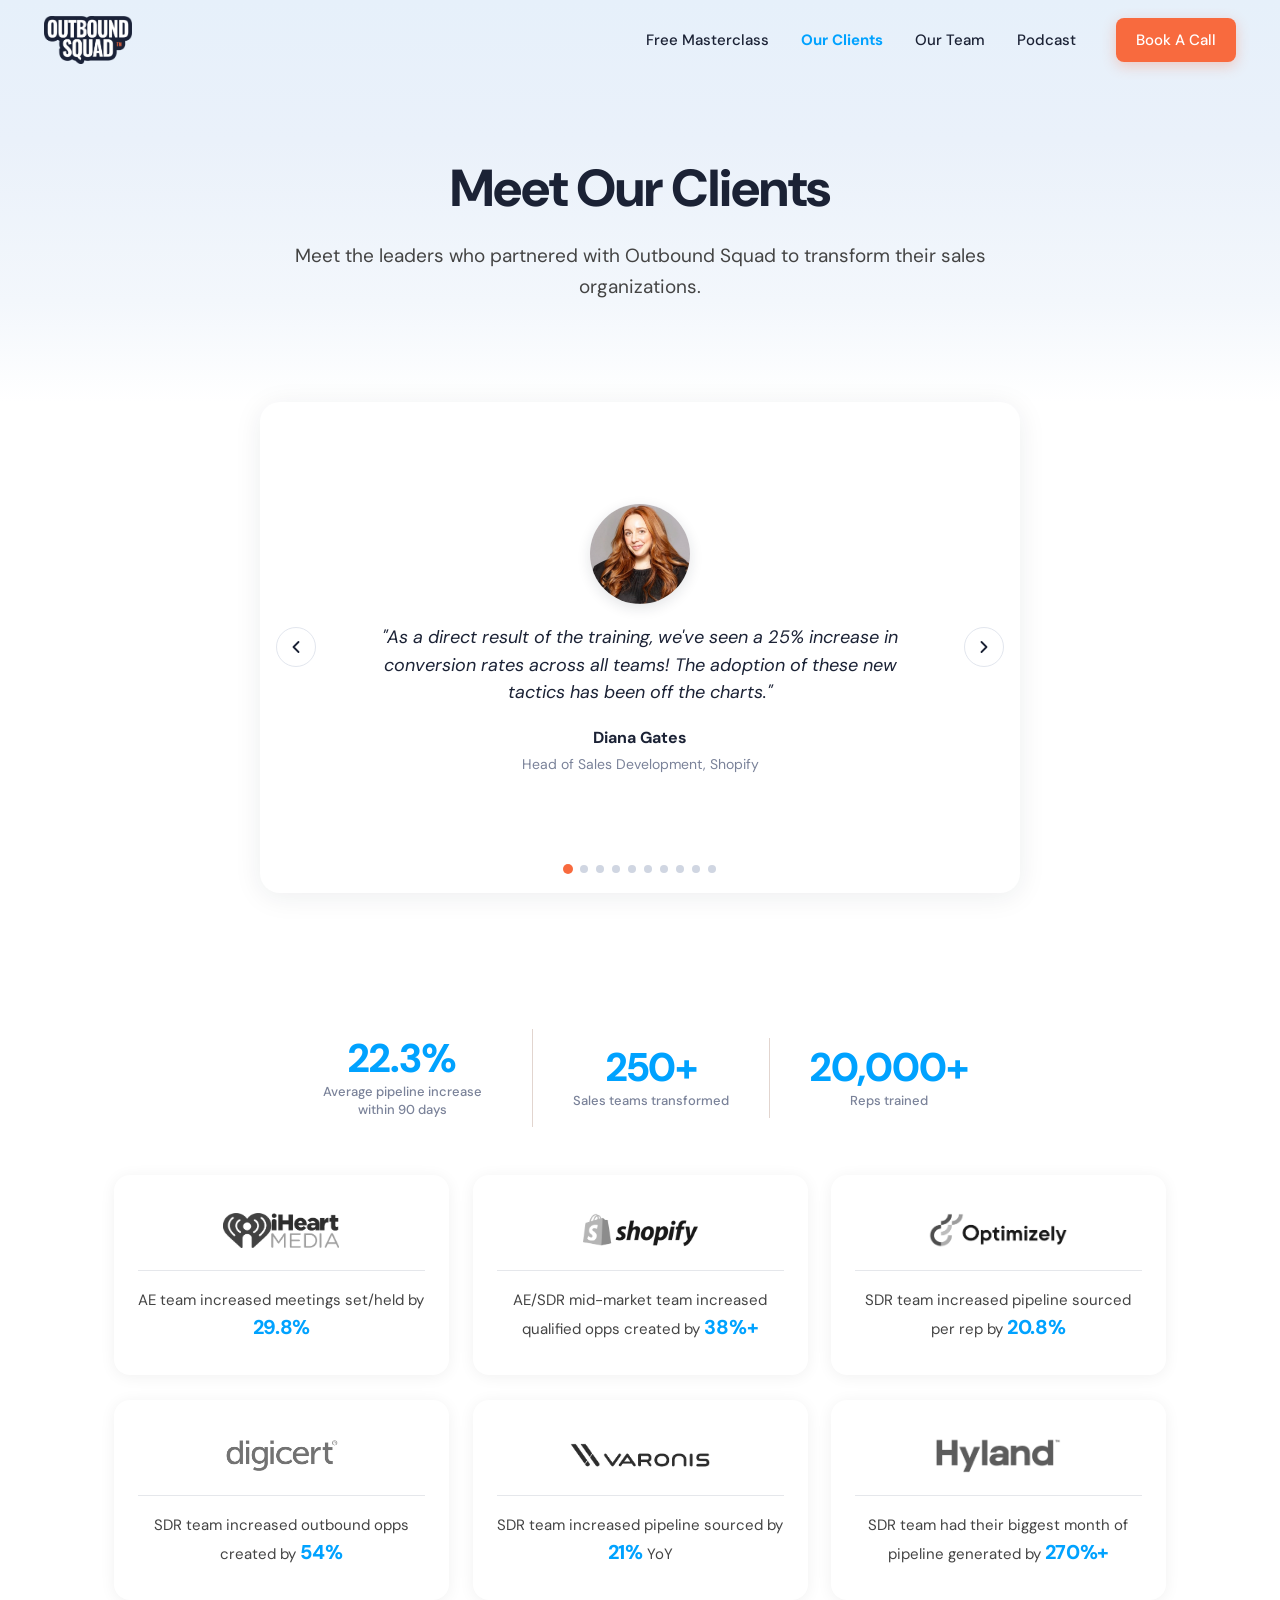
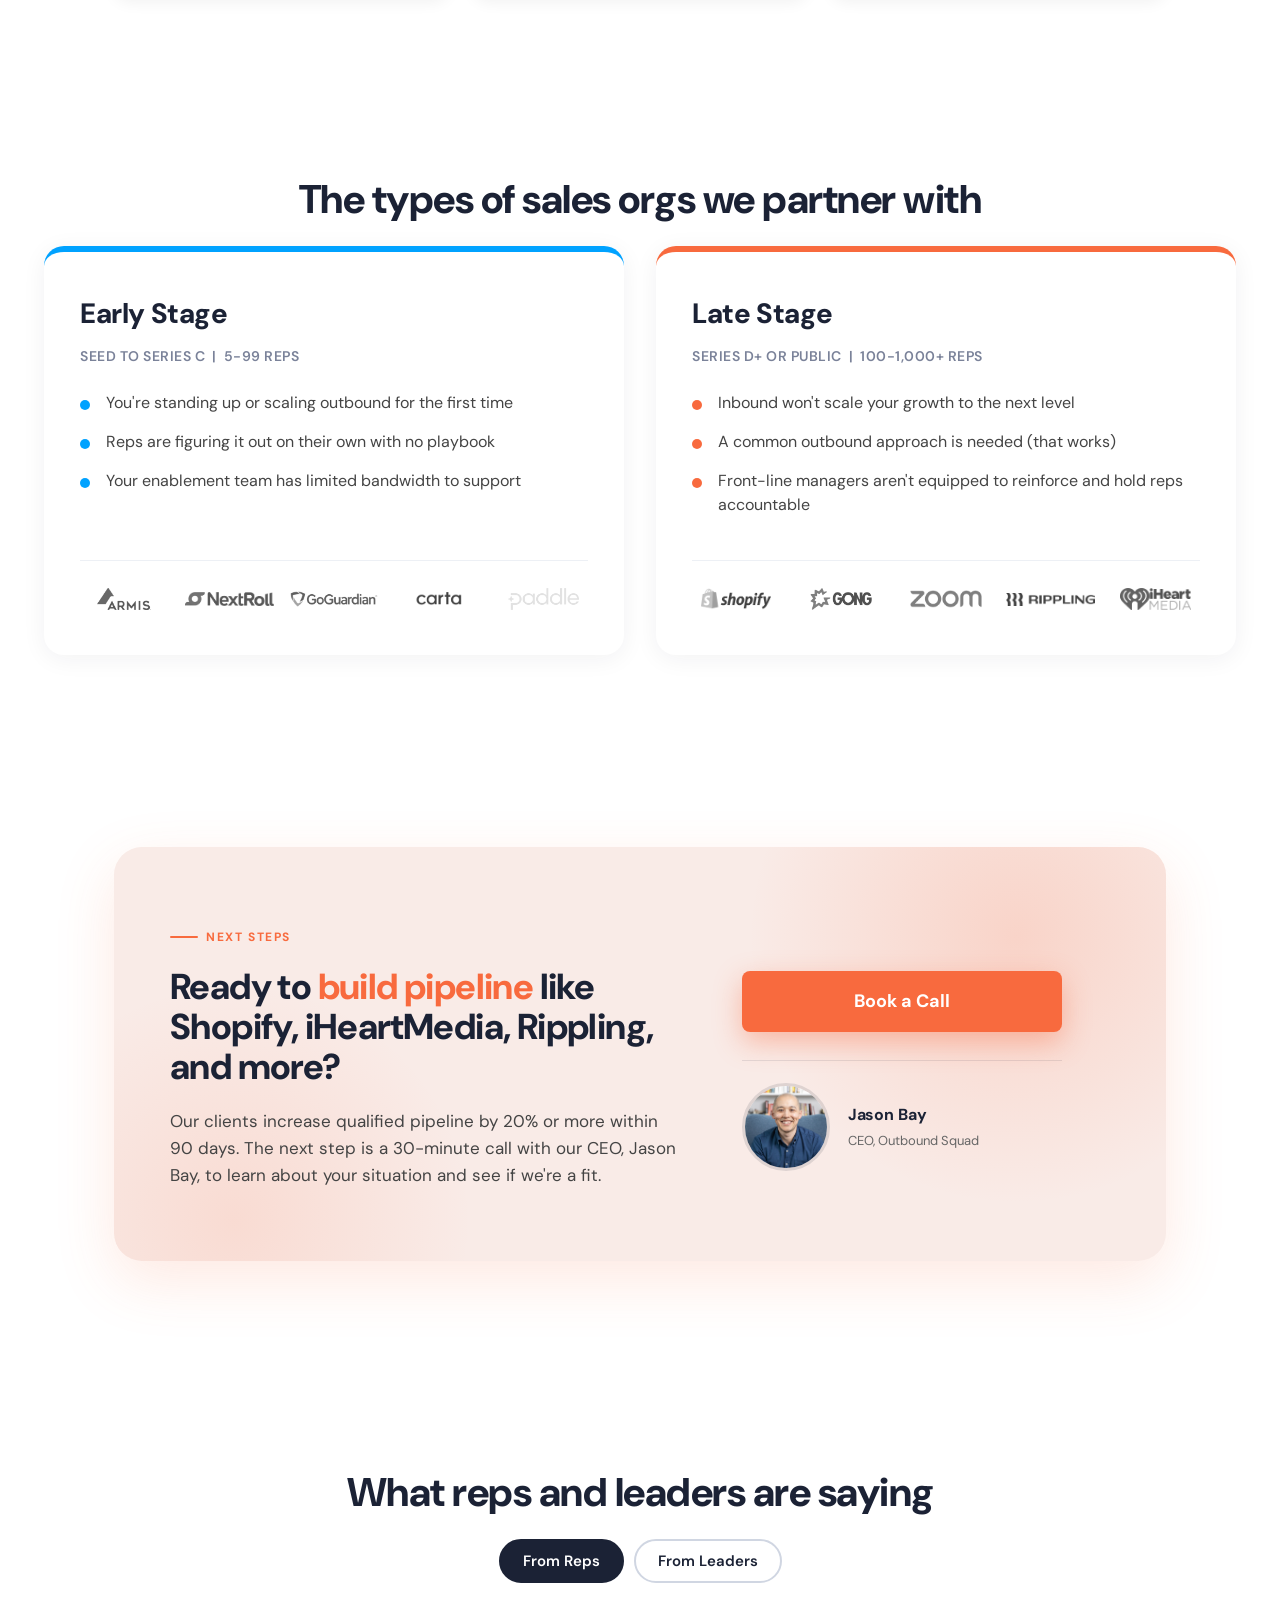
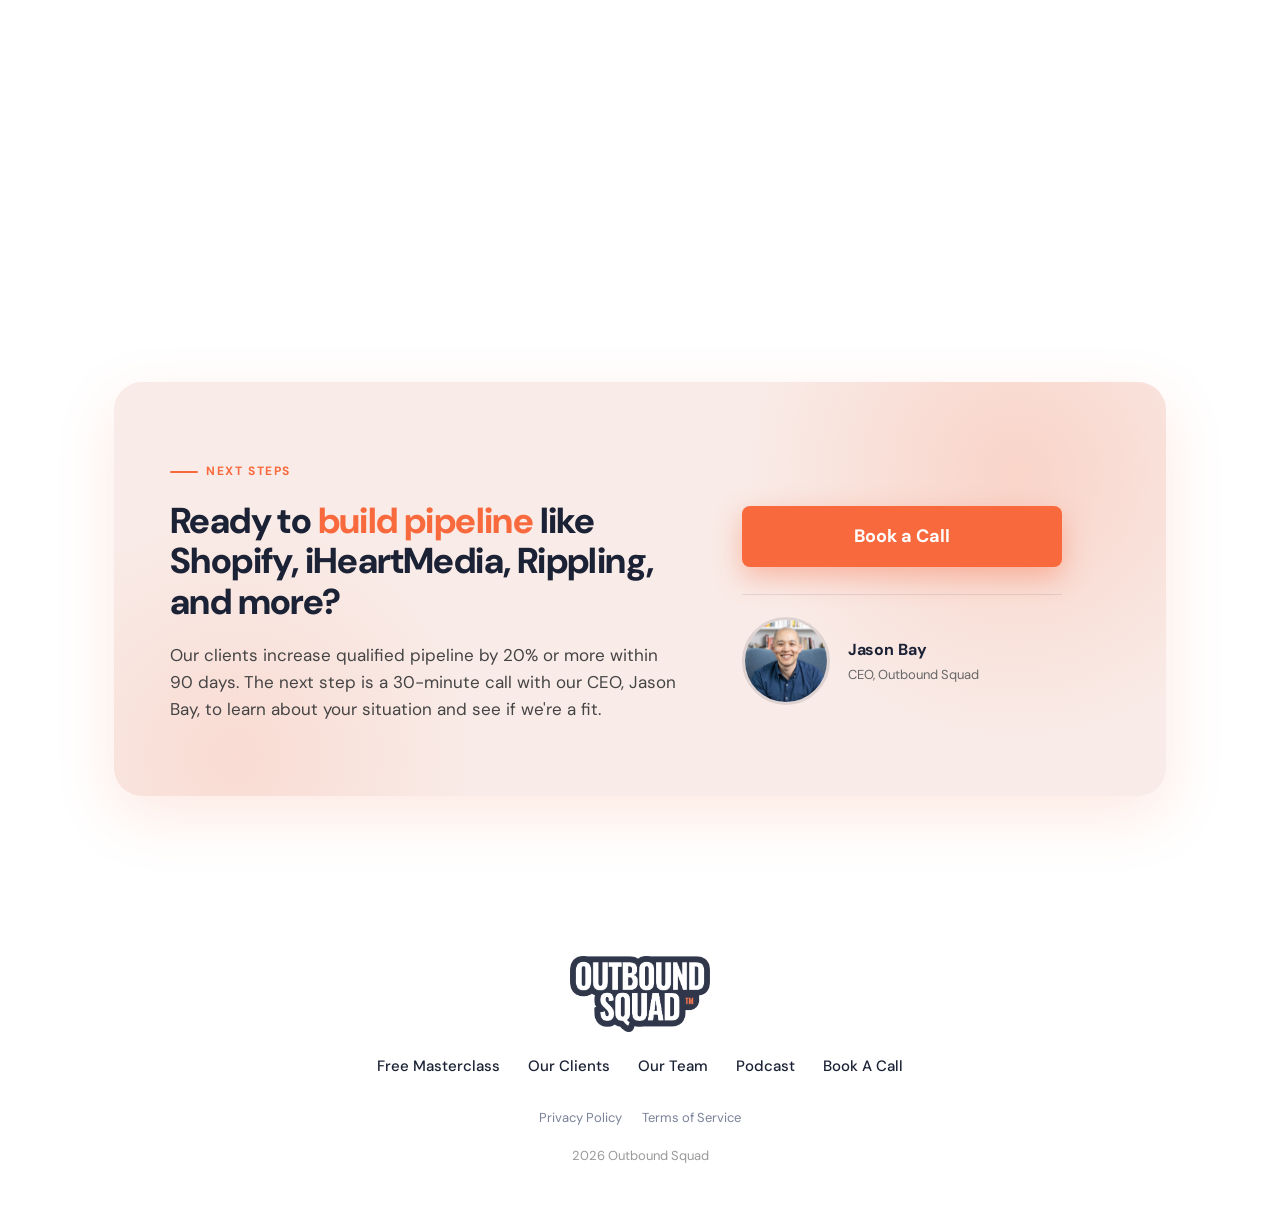
<file: clients/index.html>
<!DOCTYPE html>
<html lang="en">
<head>
<!-- Google Tag Manager -->
<script>(function(w,d,s,l,i){w[l]=w[l]||[];w[l].push({'gtm.start':
new Date().getTime(),event:'gtm.js'});var f=d.getElementsByTagName(s)[0],
j=d.createElement(s),dl=l!='dataLayer'?'&l='+l:'';j.async=true;j.src=
'https://www.googletagmanager.com/gtm.js?id='+i+dl;f.parentNode.insertBefore(j,f);
})(window,document,'script','dataLayer','GTM-N2TH3J4Z');</script>
<!-- End Google Tag Manager -->

  <meta charset="UTF-8">
  <meta name="viewport" content="width=device-width, initial-scale=1.0">
  <title>Our Clients | Outbound Squad</title>
  <meta name="description" content="Meet the 250+ sales teams we've helped build pipeline that compounds.">

  <!-- Favicon -->
  <link rel="icon" type="image/png" href="../favicon.png">

  <!-- Fonts -->
  <link rel="preconnect" href="https://fonts.googleapis.com">
  <link rel="preconnect" href="https://fonts.gstatic.com" crossorigin>
  <link href="https://fonts.googleapis.com/css2?family=DM+Sans:wght@400;500;600;700;800&display=swap" rel="stylesheet">

  <style>
    /* ========================================
       Outbound Squad - Our Clients
       Matches homepage design system
       ======================================== */

    /* Reset & Base */
    *, *::before, *::after {
      box-sizing: border-box;
      margin: 0;
      padding: 0;
    }

    html {
      scroll-behavior: smooth;
      -webkit-font-smoothing: antialiased;
      -moz-osx-font-smoothing: grayscale;
      overflow-x: hidden;
    }

    body {
      font-family: 'DM Sans', sans-serif;
      font-weight: 400;
      font-size: 17px;
      line-height: 1.6;
      color: #444444;
      background: #FFFFFF;
      overflow-x: hidden;
    }

    img { max-width: 100%; height: auto; display: block; }
    a { color: #00A2FF; text-decoration: none; }

    /* ========================================
       v8 Polish Layer
       ======================================== */
    ::selection { background: rgba(248, 106, 62, 0.2); color: #1B2235; }

    a:focus-visible, button:focus-visible, input:focus-visible, textarea:focus-visible, select:focus-visible {
      outline: 2px solid #F86A3E;
      outline-offset: 3px;
      border-radius: 4px;
    }

    @media (prefers-reduced-motion: reduce) {
      *, *::before, *::after {
        animation-duration: 0.01ms !important;
        animation-iteration-count: 1 !important;
        transition-duration: 0.01ms !important;
        scroll-behavior: auto !important;
      }
    }

    .btn-orange, .btn { will-change: transform; }
    .btn-orange:hover, a.btn-orange:hover { transform: translateY(-2px); box-shadow: 0 12px 28px rgba(248, 106, 62, 0.32); }
    .btn-orange:active, a.btn-orange:active { transform: translateY(0); }

    .client-result-card,
    .why-card,
    .step-card,
    .pack-card,
    .tm-card,
    .case-card,
    .ep-card {
      transition: transform 0.35s cubic-bezier(0.16, 1, 0.3, 1), box-shadow 0.35s cubic-bezier(0.16, 1, 0.3, 1);
      will-change: transform;
    }
    .client-result-card:hover,
    .why-card:hover,
    .step-card:hover,
    .pack-card:hover,
    .tm-card:hover,
    .case-card:hover,
    .ep-card:hover {
      transform: translateY(-4px);
      box-shadow: 0 18px 40px rgba(27, 34, 53, 0.10);
    }

    .client-result-card .client-company-logo img,
    .case-card img {
      transition: transform 0.4s cubic-bezier(0.16, 1, 0.3, 1), filter 0.3s ease;
    }
    .client-result-card:hover .client-company-logo img {
      transform: scale(1.06);
    }

    @keyframes os-float {
      0%, 100% { transform: translateY(0); }
      50%      { transform: translateY(-3px); }
    }
    .hero-pill, .badge-pill, .ep-pill {
      animation: os-float 4.5s ease-in-out infinite;
    }

    @keyframes os-numIn {
      from { opacity: 0; transform: translateY(8px) scale(0.95); }
      to   { opacity: 1; transform: translateY(0) scale(1); }
    }
    .reveal.visible .results-num,
    .reveal.visible .stat-num {
      animation: os-numIn 0.6s cubic-bezier(0.16, 1, 0.3, 1) both;
    }


    /* Scroll reveal */
    .reveal {
      opacity: 0;
      transform: translateY(24px);
      transition: opacity 0.6s cubic-bezier(0.16, 1, 0.3, 1), transform 0.6s cubic-bezier(0.16, 1, 0.3, 1);
    }
    .reveal.visible {
      opacity: 1;
      transform: translateY(0);
    }

    /* Layout */
    .container {
      max-width: 1100px;
      margin: 0 auto;
      padding: 0 24px;
    }
    .container-wide {
      max-width: 1240px;
      margin: 0 auto;
      padding: 0 24px;
    }
    .container-xwide {
      max-width: 1440px;
      margin: 0 auto;
      padding: 0 24px;
    }
    .text-center { text-align: center; }

    /* Sections */
    .section { padding: 96px 0; }
    .section-white { background: #FFFFFF; }
    .section-lightblue {
      background: linear-gradient(180deg, #EAF1FA 0%, #E6F0FA 50%, #EAF1FA 100%);
    }
    .section-lightorange {
      background: linear-gradient(180deg, #FCEFE9 0%, #FCEFE9 100%);
    }
    .bg-fade-white-to-blue { background: linear-gradient(180deg, #FFFFFF 0%, #EAF1FA 100%); }
    .bg-fade-blue-to-white { background: linear-gradient(180deg, #EAF1FA 0%, #FFFFFF 100%); }
    .bg-fade-white-to-orange { background: linear-gradient(180deg, #FFFFFF 0%, #FCEFE9 100%); }
    .bg-fade-orange-to-white { background: linear-gradient(180deg, #FCEFE9 0%, #FFFFFF 100%); }

    .section-headline {
      font-size: 40px;
      font-weight: 800;
      color: #1B2235;
      line-height: 1.15;
      margin-bottom: 24px;
      letter-spacing: -0.5px;
    }

    .section-sub {
      font-size: 18px;
      color: #666666;
      margin-bottom: 40px;
      line-height: 1.6;
      max-width: 680px;
      margin-left: auto;
      margin-right: auto;
    }

    /* Buttons */
    .btn {
      display: inline-block;
      font-family: 'DM Sans', sans-serif;
      font-size: 17px;
      font-weight: 700;
      padding: 14px 28px;
      border-radius: 8px;
      border: none;
      cursor: pointer;
      text-decoration: none;
      transition: background 0.2s ease, transform 0.15s ease, box-shadow 0.2s ease, color 0.2s ease, border-color 0.2s ease;
    }
    .btn:hover { transform: translateY(-2px); }
    .btn:active { transform: translateY(0); }

    .btn-orange {
      background: #F86A3E;
      color: #FFFFFF;
      box-shadow: 0 4px 14px rgba(248, 106, 62, 0.3);
    }
    .btn-orange:hover {
      background: #e55a2e;
      box-shadow: 0 6px 20px rgba(248, 106, 62, 0.4);
    }

    .btn-lg { font-size: 18px; padding: 16px 36px; }
    .btn-nav { font-size: 15px; padding: 10px 20px; }

    .nav-cta .btn-orange,
    .nav-cta a.btn-orange,
    .nav-links .btn-orange {
      color: #FFFFFF !important;
    }
    .nav-cta .btn-orange:hover,
    .nav-cta a.btn-orange:hover,
    .nav-links .btn-orange:hover {
      color: #FFFFFF !important;
    }

    /* ========================================
       NAVIGATION
       ======================================== */
    .nav {
      position: fixed;
      top: 0; left: 0; right: 0;
      z-index: 100;
      padding: 16px 0;
      transition: background 0.3s ease, box-shadow 0.3s ease, padding 0.3s ease;
    }

    .nav.scrolled {
      background: rgba(255, 255, 255, 0.95);
      backdrop-filter: saturate(180%) blur(12px);
      -webkit-backdrop-filter: saturate(180%) blur(12px);
      box-shadow: 0 1px 0 rgba(27, 34, 53, 0.08);
      padding: 10px 0;
    }

    .nav-inner {
      display: flex;
      align-items: center;
      justify-content: space-between;
      max-width: 1240px;
      margin: 0 auto;
      padding: 0 24px;
    }

    .nav-logo img { height: 48px; width: auto; }

    .nav-links {
      display: flex;
      align-items: center;
      gap: 32px;
      list-style: none;
    }

    .nav-links a {
      font-size: 15px;
      font-weight: 500;
      color: #1B2235;
      transition: color 0.2s;
    }
    .nav-links a:hover { color: #00A2FF; }
    .nav-links a.active { color: #00A2FF; font-weight: 700; }

    .nav-cta { margin-left: 8px; }

    .nav-toggle {
      display: none;
      background: none;
      border: none;
      cursor: pointer;
      padding: 8px;
      width: 40px;
      height: 40px;
      flex-direction: column;
      justify-content: center;
      gap: 5px;
    }

    .nav-toggle span {
      display: block;
      width: 22px;
      height: 2px;
      background: #1B2235;
      border-radius: 2px;
      transition: transform 0.3s, opacity 0.3s;
    }

    .nav-toggle.open span:nth-child(1) { transform: translateY(7px) rotate(45deg); }
    .nav-toggle.open span:nth-child(2) { opacity: 0; }
    .nav-toggle.open span:nth-child(3) { transform: translateY(-7px) rotate(-45deg); }

    /* ========================================
       HERO
       ======================================== */
    .hero {
      background: linear-gradient(180deg, #E6F0FA 0%, #EAF1FA 35%, #F3F7FC 75%, #FFFFFF 100%);
      padding: 160px 0 100px;
      position: relative;
      overflow: hidden;
      text-align: center;
    }

    .hero-headline {
      font-size: 52px;
      font-weight: 800;
      color: #1B2235;
      line-height: 1.1;
      margin-bottom: 24px;
      letter-spacing: -1px;
      max-width: 960px;
      margin-left: auto;
      margin-right: auto;
    }

    .hero-sub {
      font-size: 19px;
      color: #444444;
      line-height: 1.6;
      margin: 0 auto;
      max-width: 720px;
    }

    /* ========================================
       MARQUEE
       ======================================== */
    .marquee-wrap {
      margin-top: 0;
    }

    .marquee-label {
      font-size: 12px;
      color: #7a8299;
      text-align: center;
      margin-bottom: 20px;
      text-transform: uppercase;
      letter-spacing: 1.5px;
      font-weight: 600;
    }

    .marquee {
      overflow: hidden;
      position: relative;
      mask-image: linear-gradient(90deg, transparent 0%, #000 10%, #000 90%, transparent 100%);
      -webkit-mask-image: linear-gradient(90deg, transparent 0%, #000 10%, #000 90%, transparent 100%);
    }

    .marquee-track {
      display: flex;
      gap: 72px;
      width: max-content;
      animation: marquee-scroll 56s linear infinite;
    }

    .marquee-item {
      display: inline-flex;
      align-items: center;
      justify-content: center;
      flex-shrink: 0;
      height: 48px;
      background: transparent;
    }

    .marquee-item img {
      height: 30px;
      width: auto;
      max-width: 160px;
      object-fit: contain;
      background: transparent;
      mix-blend-mode: multiply;
      filter: grayscale(1);
      opacity: 0.8;
      transition: filter 0.25s ease, opacity 0.25s ease;
    }

    .marquee-item:hover img {
      filter: grayscale(0);
      opacity: 1;
    }

    @keyframes marquee-scroll {
      0%   { transform: translateX(0); }
      100% { transform: translateX(-50%); }
    }

    /* ========================================
       VIDEO INTERVIEWS
       ======================================== */
    .filter-tabs {
      display: flex;
      flex-wrap: wrap;
      justify-content: center;
      gap: 10px;
      margin-bottom: 48px;
    }

    .filter-tab {
      background: transparent;
      color: #1B2235;
      border: 2px solid #d0d6e2;
      border-radius: 999px;
      padding: 10px 22px;
      font-family: 'DM Sans', sans-serif;
      font-size: 15px;
      font-weight: 600;
      cursor: pointer;
      transition: all 0.2s ease;
    }

    .filter-tab:hover {
      border-color: #1B2235;
    }

    .filter-tab.active {
      background: #1B2235;
      color: #FFFFFF;
      border-color: #1B2235;
    }

    .video-grid {
      display: grid;
      grid-template-columns: repeat(3, 1fr);
      gap: 28px;
    }

    .video-card {
      background: #FFFFFF;
      border-radius: 16px;
      overflow: hidden;
      box-shadow: 0 2px 16px rgba(27, 34, 53, 0.06);
      transition: transform 0.25s ease, box-shadow 0.25s ease, opacity 0.3s ease;
      display: flex;
      flex-direction: column;
    }

    .video-card:hover {
      transform: translateY(-3px);
      box-shadow: 0 8px 28px rgba(27, 34, 53, 0.12);
    }

    .video-card.hidden {
      display: none;
    }

    .video-card.fade-in {
      animation: fadeInUp 0.4s ease forwards;
    }

    @keyframes fadeInUp {
      from { opacity: 0; transform: translateY(12px); }
      to { opacity: 1; transform: translateY(0); }
    }

    .video-thumb {
      position: relative;
      aspect-ratio: 16 / 9;
      background: linear-gradient(135deg, #2a324a 0%, #1B2235 100%);
      display: flex;
      align-items: center;
      justify-content: center;
      overflow: hidden;
      text-decoration: none;
      cursor: pointer;
      border: none;
      width: 100%;
      padding: 0;
      font: inherit;
    }

    .video-thumb img {
      position: absolute;
      inset: 0;
      width: 100%;
      height: 100%;
      object-fit: cover;
    }

    .video-thumb::after {
      content: "";
      position: absolute;
      inset: 0;
      background: linear-gradient(180deg, rgba(27,34,53,0) 50%, rgba(27,34,53,0.25) 100%);
      pointer-events: none;
    }

    .play-btn {
      position: relative;
      width: 64px;
      height: 64px;
      border-radius: 50%;
      background: rgba(255, 255, 255, 0.95);
      display: flex;
      align-items: center;
      justify-content: center;
      box-shadow: 0 6px 22px rgba(0,0,0,0.3);
      transition: transform 0.2s ease, background 0.2s ease;
    }

    .video-card:hover .play-btn {
      transform: scale(1.08);
      background: #F86A3E;
    }

    .play-btn svg {
      transition: transform 0.2s ease;
    }

    .video-card:hover .play-btn svg path {
      fill: #FFFFFF;
    }

    .video-body {
      padding: 24px 24px 26px;
      display: flex;
      flex-direction: column;
      flex: 1;
    }

    .video-name {
      font-size: 18px;
      font-weight: 700;
      color: #1B2235;
      margin-bottom: 6px;
      line-height: 1.35;
      letter-spacing: -0.2px;
    }

    .video-title {
      font-size: 14px;
      color: #7a8299;
      line-height: 1.5;
    }

    .video-quote {
      font-size: 15px;
      font-style: italic;
      color: #444444;
      line-height: 1.55;
      border-left: 3px solid #F86A3E;
      padding-left: 14px;
      margin-top: auto;
    }

    /* ========================================
       VIDEO MODAL
       ======================================== */
    .video-modal {
      position: fixed;
      inset: 0;
      z-index: 1000;
      display: none;
      align-items: center;
      justify-content: center;
      padding: 24px;
      background: rgba(15, 20, 35, 0.85);
      backdrop-filter: blur(6px);
      -webkit-backdrop-filter: blur(6px);
      opacity: 0;
      transition: opacity 0.25s ease;
    }

    .video-modal.open {
      display: flex;
      opacity: 1;
    }

    .video-modal-stage {
      position: relative;
      width: 100%;
      max-width: 1040px;
    }

    .video-modal-inner {
      position: relative;
      width: 100%;
      aspect-ratio: 16 / 9;
      background: #000;
      border-radius: 14px;
      overflow: hidden;
      box-shadow: 0 20px 60px rgba(0, 0, 0, 0.5);
    }

    .video-modal-inner iframe {
      position: absolute;
      inset: 0;
      width: 100%;
      height: 100%;
      border: 0;
    }

    .video-modal-close {
      position: absolute;
      top: -48px;
      right: 0;
      width: 40px;
      height: 40px;
      border-radius: 50%;
      background: rgba(255, 255, 255, 0.15);
      border: 1px solid rgba(255, 255, 255, 0.25);
      color: #FFFFFF;
      display: flex;
      align-items: center;
      justify-content: center;
      cursor: pointer;
      transition: background 0.2s, transform 0.2s;
    }
    .video-modal-close:hover {
      background: rgba(255, 255, 255, 0.28);
      transform: scale(1.05);
    }

    @media (max-width: 768px) {
      .video-modal-close {
        top: -44px;
        width: 36px;
        height: 36px;
      }
    }

    /* ========================================
       ICP SEGMENTS
       ======================================== */
    .icp-grid {
      display: grid;
      grid-template-columns: 1fr 1fr;
      gap: 32px;
      margin-top: 24px;
    }

    .icp-card {
      background: #FFFFFF;
      border-radius: 20px;
      padding: 40px 36px;
      box-shadow: 0 4px 24px rgba(27, 34, 53, 0.06);
      border-top: 6px solid transparent;
      display: flex;
      flex-direction: column;
      transition: transform 0.2s ease, box-shadow 0.2s ease;
    }

    .icp-card:hover {
      transform: translateY(-3px);
      box-shadow: 0 10px 32px rgba(27, 34, 53, 0.1);
    }

    .icp-card.scaling { border-top-color: #F86A3E; }
    .icp-card.building { border-top-color: #00A2FF; }

    .icp-title {
      font-size: 28px;
      font-weight: 800;
      color: #1B2235;
      letter-spacing: -0.4px;
      margin-bottom: 8px;
    }

    .icp-subtitle {
      font-size: 14px;
      font-weight: 600;
      color: #7a8299;
      letter-spacing: 0.5px;
      text-transform: uppercase;
      margin-bottom: 24px;
    }

    .icp-bullets {
      list-style: none;
      margin-bottom: 28px;
      flex: 1;
    }

    .icp-bullets li {
      position: relative;
      padding-left: 26px;
      font-size: 16px;
      color: #444444;
      line-height: 1.55;
      margin-bottom: 14px;
    }

    .icp-bullets li::before {
      content: "";
      position: absolute;
      left: 0;
      top: 9px;
      width: 10px;
      height: 10px;
      border-radius: 50%;
    }

    .icp-card.scaling .icp-bullets li::before { background: #F86A3E; }
    .icp-card.building .icp-bullets li::before { background: #00A2FF; }

    .icp-logos {
      display: flex;
      flex-wrap: nowrap;
      align-items: center;
      justify-content: space-between;
      gap: 16px;
      padding: 22px 0 0;
      border-top: 1px solid #EDF0F5;
      margin-top: auto;
    }

    .icp-logo {
      flex: 1 1 0;
      display: inline-flex;
      align-items: center;
      justify-content: center;
      height: 32px;
      min-width: 0;
    }

    .icp-logo img {
      height: 22px;
      width: auto;
      max-width: 100%;
      max-height: 32px;
      mix-blend-mode: multiply;
      object-fit: contain;
      filter: grayscale(1);
      opacity: 0.75;
      transition: filter 0.25s ease, opacity 0.25s ease;
    }

    .icp-card:hover .icp-logo img {
      filter: grayscale(0);
      opacity: 1;
    }

    .icp-logo[data-size="small"] img {
      height: 18px;
      max-width: 72px;
    }

    .icp-logo-img {
      height: 24px;
      width: auto;
      object-fit: contain;
      filter: grayscale(1);
      opacity: 0.7;
      transition: filter 0.2s, opacity 0.2s;
    }
    .icp-card:hover .icp-logo-img {
      filter: grayscale(0);
      opacity: 1;
    }

    .icp-stat {
      margin-top: auto;
      padding: 18px 20px;
      border-radius: 12px;
      font-size: 17px;
      font-weight: 700;
      line-height: 1.4;
    }

    .icp-card.scaling .icp-stat {
      background: #FDF0EC;
      color: #F86A3E;
    }

    .icp-card.building .icp-stat {
      background: #E6F0FA;
      color: #00A2FF;
    }

    /* ========================================
       RESULTS STATS BAR + CLIENT RESULTS GRID
       ======================================== */
    .results-stats {
      display: flex;
      align-items: center;
      justify-content: center;
      flex-wrap: wrap;
      gap: 0;
      margin: 0 0 28px;
    }

    .results-stat {
      display: flex;
      flex-direction: column;
      align-items: center;
      text-align: center;
      padding: 8px 40px;
      background: transparent;
      border-radius: 0;
      box-shadow: none;
      border-right: 1px solid #e2d5cf;
    }

    .results-stat:last-child {
      border-right: none;
    }

    .results-num {
      display: block;
      font-size: 40px;
      font-weight: 800;
      color: #00A2FF;
      line-height: 1.05;
      letter-spacing: -1px;
      margin-bottom: 4px;
    }

    .results-label {
      display: block;
      font-size: 13px;
      color: #7a8299;
      line-height: 1.4;
      font-weight: 500;
      max-width: 180px;
    }

    .client-results-grid {
      display: grid;
      grid-template-columns: repeat(3, 1fr);
      gap: 24px;
    }

    @media (max-width: 960px) {
      .client-results-grid {
        grid-template-columns: repeat(2, 1fr);
      }
    }

    @media (max-width: 640px) {
      .client-results-grid {
        grid-template-columns: 1fr;
      }
      .results-stats {
        flex-direction: column;
        gap: 20px;
      }
      .results-stat {
        border-right: none;
        border-bottom: 1px solid #e2d5cf;
        padding: 12px 0;
      }
      .results-stat:last-child { border-bottom: none; }
      .results-num { font-size: 36px; }
    }

    .client-result-card {
      background: #FFFFFF;
      border-radius: 16px;
      padding: 32px 24px;
      box-shadow: 0 2px 16px rgba(0, 0, 0, 0.06);
      text-align: center;
      transition: transform 0.2s, box-shadow 0.2s;
    }

    .client-result-card:hover {
      transform: translateY(-3px);
      box-shadow: 0 8px 24px rgba(0, 0, 0, 0.1);
    }

    .client-company-logo {
      display: flex;
      align-items: center;
      justify-content: center;
      height: 64px;
      margin-bottom: 18px;
      padding-bottom: 16px;
      border-bottom: 1px solid #E5E7EB;
      background: transparent;
    }

    .client-company-logo img {
      max-height: 36px;
      max-width: 140px;
      width: auto;
      height: auto;
      object-fit: contain;
      margin: 0 auto;
      background: transparent;
      mix-blend-mode: multiply;
      filter: grayscale(1);
      opacity: 0.9;
      transition: filter 0.25s ease, opacity 0.25s ease;
    }

    .client-result-card:hover .client-company-logo img {
      filter: grayscale(0);
      opacity: 1;
    }

    .client-result-text {
      font-size: 15px;
      color: #444444;
      line-height: 1.55;
    }

    .client-result-pct {
      color: #00A2FF;
      font-weight: 800;
      font-size: 20px;
      letter-spacing: -0.3px;
    }

    /* ========================================
       CASE STUDY SLIDER
       ======================================== */
    .cs-slider {
      position: relative;
      max-width: 1100px;
      margin: 32px auto 0;
      padding: 0 60px;
    }

    .cs-viewport {
      overflow: hidden;
    }

    .cs-track {
      display: flex;
      transition: transform 0.5s cubic-bezier(0.16, 1, 0.3, 1);
      gap: 24px;
    }

    .cs-card {
      flex: 0 0 calc(50% - 12px);
      background: #FFFFFF;
      border-radius: 18px;
      padding: 40px 36px;
      box-shadow: 0 4px 22px rgba(27, 34, 53, 0.07);
      display: flex;
      flex-direction: column;
      justify-content: center;
      text-align: center;
      min-height: 240px;
      transition: transform 0.2s ease, box-shadow 0.2s ease;
    }

    .cs-card:hover {
      transform: translateY(-3px);
      box-shadow: 0 10px 30px rgba(27, 34, 53, 0.12);
    }

    .cs-company {
      font-size: 30px;
      font-weight: 800;
      color: #1B2235;
      letter-spacing: -0.6px;
      margin-bottom: 16px;
      line-height: 1.1;
    }

    .cs-logo {
      display: flex;
      align-items: center;
      justify-content: center;
      height: 70px;
      margin-bottom: 20px;
    }

    .cs-logo img {
      max-width: 160px;
      max-height: 56px;
      width: auto;
      mix-blend-mode: multiply;
      height: auto;
      object-fit: contain;
      filter: grayscale(1);
      opacity: 0.85;
      transition: filter 0.25s ease, opacity 0.25s ease;
    }

    .cs-card:hover .cs-logo img {
      filter: grayscale(0);
      opacity: 1;
    }

    .cs-result {
      font-size: 17px;
      color: #444444;
      line-height: 1.55;
    }

    .cs-arrow {
      position: absolute;
      top: 50%;
      transform: translateY(-50%);
      width: 44px;
      height: 44px;
      border-radius: 50%;
      background: #FFFFFF;
      border: 1px solid #e2d5cf;
      color: #1B2235;
      cursor: pointer;
      display: flex;
      align-items: center;
      justify-content: center;
      transition: background 0.2s, color 0.2s, border-color 0.2s;
      z-index: 2;
    }

    .cs-arrow:hover {
      background: #F86A3E;
      border-color: #F86A3E;
      color: #FFFFFF;
    }

    .cs-prev { left: 0; }
    .cs-next { right: 0; }

    .cs-dots {
      display: flex;
      justify-content: center;
      gap: 8px;
      margin-top: 28px;
    }

    .cs-dot {
      width: 8px;
      height: 8px;
      border-radius: 50%;
      background: #d4c5be;
      border: none;
      cursor: pointer;
      padding: 0;
      transition: background 0.2s, transform 0.2s;
    }

    .cs-dot:hover { background: #b39d93; }

    .cs-dot.active {
      background: #F86A3E;
      transform: scale(1.25);
    }

    /* ========================================
       TESTIMONIAL.TO EMBEDS
       ======================================== */
    .testimonial-embed {
      max-width: 1440px;
      margin: 0 auto;
      display: none;
    }
    .testimonial-embed.active { display: block; }
    .testimonial-embed + .testimonial-embed.active { margin-top: 32px; }

    /* ========================================
       REVIEWS (legacy kept for compatibility)
       ======================================== */
    .reviews-grid {
      display: grid;
      grid-template-columns: repeat(2, 1fr);
      gap: 24px;
    }

    .review-card {
      background: #FFFFFF;
      border-radius: 16px;
      padding: 36px 32px 32px;
      box-shadow: 0 2px 16px rgba(27, 34, 53, 0.06);
      position: relative;
      transition: transform 0.25s ease, box-shadow 0.25s ease, opacity 0.3s ease;
      display: flex;
      flex-direction: column;
    }

    .review-card:hover {
      transform: translateY(-3px);
      box-shadow: 0 8px 28px rgba(27, 34, 53, 0.1);
    }

    .review-card.hidden { display: none; }

    .review-card.fade-in {
      animation: fadeInUp 0.4s ease forwards;
    }

    .review-quote-mark {
      font-family: 'DM Sans', sans-serif;
      font-size: 72px;
      font-weight: 800;
      color: #F9EBE7;
      line-height: 1;
      position: absolute;
      top: 14px;
      left: 22px;
      z-index: 0;
      user-select: none;
    }

    .review-text {
      position: relative;
      z-index: 1;
      font-size: 16px;
      color: #1B2235;
      line-height: 1.6;
      margin-bottom: 22px;
      flex: 1;
    }

    .review-name {
      font-size: 15px;
      font-weight: 700;
      color: #1B2235;
    }

    .review-role {
      font-size: 14px;
      color: #7a8299;
      margin-top: 2px;
    }

    /* ========================================
       FINAL CTA
       ======================================== */
    .final-cta { text-align: center; }
    .final-cta .section-headline { margin-bottom: 16px; }
    .final-cta .section-sub { margin-bottom: 32px; }
    .final-cta-note {
      font-size: 13px;
      color: #7a8299;
      margin-top: 16px;
    }

    /* ========================================
       FOOTER
       ======================================== */
    .footer {
      background: #FFFFFF;
      padding: 48px 0 40px;

    }

    .footer-logo {
      width: 140px;
      margin: 0 auto 20px;
      opacity: 0.9;
    }

    .footer-links {
      display: flex;
      justify-content: center;
      flex-wrap: wrap;
      gap: 8px 28px;
      margin-bottom: 24px;
      list-style: none;
    }

    .footer-links a {
      font-size: 15px;
      color: #1B2235;
      font-weight: 500;
      text-decoration: none;
      transition: color 0.2s;
    }

    .footer-links a:hover { color: #00A2FF; text-decoration: underline; }

    .footer-legal {
      gap: 8px 20px;
      margin-bottom: 16px;
    }

    .footer-legal a {
      font-size: 13px;
      color: #7a8299;
      font-weight: 400;
    }

    .footer-legal a:hover {
      color: #1B2235;
      text-decoration: underline;
    }

    .footer-copy {
      font-size: 13px;
      color: #999999;
      text-align: center;
    }

    /* ========================================
       RESPONSIVE
       ======================================== */
    @media (max-width: 960px) {
      .nav-links {
        position: fixed;
        top: 0;
        right: 0;
        height: 100vh;
        width: min(320px, 85vw);
        background: #FFFFFF;
        flex-direction: column;
        align-items: flex-start;
        justify-content: flex-start;
        padding: 84px 32px 32px;
        gap: 20px;
        box-shadow: -8px 0 32px rgba(0,0,0,0.1);
        transform: translateX(100%);
        transition: transform 0.3s cubic-bezier(0.16, 1, 0.3, 1);
      }
      .nav-links.open { transform: translateX(0); }
      .nav-links a { font-size: 18px; }
      .nav-cta { margin-left: 0; margin-top: 8px; }
      .nav-toggle { display: flex; z-index: 110; }

      .marquee-track { gap: 56px; }

      .video-grid {
        grid-template-columns: repeat(2, 1fr);
      }

      .icp-grid {
        grid-template-columns: 1fr;
      }

      .cs-card {
        flex: 0 0 100%;
      }
    }

    @media (max-width: 768px) {
      .section { padding: 64px 0; }

      .hero { padding: 120px 0 72px; }
      .hero-headline { font-size: 38px; letter-spacing: -0.6px; }
      .hero-sub { font-size: 17px; }

      .section-headline { font-size: 30px; }

      .marquee-track { gap: 48px; }
      .marquee-item img { height: 30px; }

      .video-grid {
        grid-template-columns: 1fr;
        gap: 20px;
      }

      .icp-card {
        padding: 32px 24px;
      }

      .icp-title { font-size: 24px; }

      .icp-logos {
        flex-wrap: wrap;
        justify-content: flex-start;
        gap: 14px 22px;
      }
      .icp-logo {
        flex: 0 0 auto;
      }
      .icp-logo img { height: 24px; max-width: 100px; }

      .reviews-grid {
        grid-template-columns: 1fr;
        gap: 16px;
      }

      .cs-slider { padding: 0 16px; }
      .cs-card { padding: 32px 24px; min-height: auto; }
      .cs-company { font-size: 24px; }
      .cs-result { font-size: 15px; }

      .cs-arrow {
        width: 36px;
        height: 36px;
        top: auto;
        bottom: -54px;
        transform: none;
      }

      .cs-prev { left: calc(50% - 50px); }
      .cs-next { right: calc(50% - 50px); }

      .cs-dots { margin-top: 64px; }

      .btn-lg { font-size: 16px; padding: 14px 28px; }
    }

    @media (max-width: 480px) {
      .hero-headline { font-size: 30px; }
      .section-headline { font-size: 26px; }
      .filter-tab { font-size: 13px; padding: 8px 16px; }
    }
      /* ========================================
       FINAL CTA (shared homepage style)
       ======================================== */
    .final-cta-section {
      padding: 96px 0 112px;
      background: #FFFFFF;
    }

    .final-cta-card {
      position: relative;
      max-width: 1080px;
      margin: 0 auto;
      padding: 72px 56px;
      border-radius: 28px;
      background: #F9EBE7;
      overflow: hidden;
      color: #1B2235;
      box-shadow: 0 20px 60px rgba(248, 106, 62, 0.15);
    }

    .final-cta-card::before {
      content: "";
      position: absolute;
      top: -180px;
      right: -120px;
      width: 540px;
      height: 540px;
      background: radial-gradient(circle, rgba(248, 106, 62, 0.18) 0%, rgba(248, 106, 62, 0) 70%);
      pointer-events: none;
    }

    .final-cta-card::after {
      content: "";
      position: absolute;
      bottom: -200px;
      left: -120px;
      width: 480px;
      height: 480px;
      background: radial-gradient(circle, rgba(248, 106, 62, 0.12) 0%, rgba(248, 106, 62, 0) 70%);
      pointer-events: none;
    }

    .final-cta-inner {
      position: relative;
      z-index: 1;
      display: grid;
      grid-template-columns: 1.4fr 1fr;
      gap: 56px;
      align-items: start;
    }

    .final-cta-eyebrow {
      display: inline-flex;
      align-items: center;
      gap: 8px;
      font-size: 12px;
      font-weight: 700;
      letter-spacing: 1.6px;
      text-transform: uppercase;
      color: #F86A3E;
      margin-bottom: 20px;
    }

    .final-cta-eyebrow::before {
      content: "";
      width: 28px;
      height: 2px;
      background: #F86A3E;
      border-radius: 2px;
    }

    .final-cta-headline {
      font-size: 36px;
      font-weight: 800;
      color: #1B2235;
      line-height: 1.12;
      letter-spacing: -0.6px;
      margin: 0 0 20px;
    }

    .final-cta-headline .accent {
      color: #F86A3E;
    }

    .final-cta-sub {
      font-size: 17px;
      line-height: 1.6;
      color: #444444;
      margin: 0;
    }

    .final-cta-side {
      display: flex;
      flex-direction: column;
      gap: 24px;
      align-items: flex-start;
      padding-top: 52px;
    }

    .final-cta-side .btn {
      width: 100%;
      max-width: 320px;
      justify-content: center;
      text-align: center;
      box-shadow: 0 10px 28px rgba(248, 106, 62, 0.4);
    }

    .final-cta-host {
      display: flex;
      align-items: center;
      gap: 18px;
      padding-top: 22px;
      margin-top: 4px;
      border-top: 1px solid rgba(27, 34, 53, 0.1);
      width: 100%;
      max-width: 320px;
    }

    .final-cta-host img {
      width: 88px;
      height: 88px;
      border-radius: 50%;
      object-fit: cover;
      border: 3px solid rgba(27, 34, 53, 0.12);
      flex-shrink: 0;
    }

    .final-cta-host-name {
      font-size: 16px;
      font-weight: 700;
      color: #1B2235;
      letter-spacing: -0.1px;
    }

    .final-cta-host-role {
      font-size: 13px;
      color: #666666;
      margin-top: 3px;
    }

    @media (max-width: 900px) {
      .final-cta-section { padding: 64px 0 80px; }
      .final-cta-card { padding: 48px 28px; border-radius: 22px; }
      .final-cta-inner { grid-template-columns: 1fr; gap: 36px; }
      .final-cta-headline { font-size: 26px; }
      .final-cta-side { padding-top: 0; }
      .final-cta-side .btn { max-width: 100%; }
      .final-cta-host { max-width: 100%; }
    }

    /* ========================================
       HERO TESTIMONIAL SLIDER
       ======================================== */
    .testimonial-slider {
      position: relative;
      max-width: 760px;
      margin: 0 auto;
      background: #FFFFFF;
      border-radius: 20px;
      box-shadow: 0 4px 28px rgba(27, 34, 53, 0.08);
      padding: 32px 72px 20px;
      text-align: center;
    }
    .ts-track {
      position: relative;
      display: block;
    }
    .ts-slide {
      position: absolute;
      top: 0; left: 0; right: 0; bottom: 0;
      display: flex;
      flex-direction: column;
      align-items: center;
      justify-content: center;
      width: 100%;
      height: 100%;
      opacity: 0;
      visibility: hidden;
      pointer-events: none;
      transition: opacity 0.4s ease;
    }
    .ts-slide.active {
      opacity: 1;
      visibility: visible;
      pointer-events: auto;
      animation: ts-fade 0.5s ease;
    }
    @keyframes ts-fade {
      from { opacity: 0; transform: translateY(8px); }
      to { opacity: 1; transform: translateY(0); }
    }
    .ts-photo {
      width: 100px;
      height: 100px;
      border-radius: 50%;
      object-fit: cover;
      margin-bottom: 20px;
      box-shadow: 0 4px 14px rgba(27, 34, 53, 0.12);
    }
    .ts-quote {
      font-size: 18px;
      font-style: italic;
      color: #1B2235;
      line-height: 1.55;
      max-width: 560px;
      margin: 0 auto 18px;
    }
    .ts-name {
      font-size: 16px;
      font-weight: 700;
      color: #1B2235;
      margin-bottom: 2px;
    }
    .ts-role {
      font-size: 14px;
      color: #7a8299;
    }
    .ts-arrow {
      position: absolute;
      top: 50%;
      transform: translateY(-50%);
      width: 40px;
      height: 40px;
      border-radius: 50%;
      background: #FFFFFF;
      border: 1px solid #e2e6ee;
      color: #1B2235;
      cursor: pointer;
      display: flex;
      align-items: center;
      justify-content: center;
      transition: background 0.2s, color 0.2s, border-color 0.2s, transform 0.15s;
      z-index: 2;
    }
    .ts-arrow:hover {
      background: #F86A3E;
      border-color: #F86A3E;
      color: #FFFFFF;
    }
    .ts-prev { left: 16px; }
    .ts-next { right: 16px; }
    .ts-dots {
      display: flex;
      justify-content: center;
      gap: 8px;
      margin-top: 20px;
    }
    .ts-dot {
      width: 8px;
      height: 8px;
      border-radius: 50%;
      background: #d0d6e2;
      border: none;
      cursor: pointer;
      padding: 0;
      transition: background 0.2s, transform 0.2s;
    }
    .ts-dot:hover { background: #9aa3b7; }
    .ts-dot.active {
      background: #F86A3E;
      transform: scale(1.25);
    }
    @media (max-width: 768px) {
      .testimonial-slider {
        padding: 32px 24px 24px;
      }
      .ts-quote { font-size: 16px; }
      .ts-arrow {
        width: 34px;
        height: 34px;
      }
      .ts-prev { left: 6px; }
      .ts-next { right: 6px; }
    }
</style>
  <!-- Magellan AI tracking pixel (iHeartMedia radio + podcast attribution) -->
  <script>
    (function(w, d, n){
        if (w.MAI) return;
        w.MAI = w.MAI || {emit: function() {(w.MAI.q = w.MAI.q || []).push(arguments);}};
        var e = d.createElement(n);
        e.async = 1;
        e.src = 'https://cdn.mgln.ai/pixel.min.js';
        var s = d.getElementsByTagName(n)[0];
        s.parentNode.insertBefore(e, s);
    })(window, document, 'script');
    MAI.emit('conf', '019e46ce8ab271c392fbd39cb44a87c6');
    MAI.emit('view');
  </script>
</head>
<body>
<!-- Google Tag Manager (noscript) -->
<noscript><iframe src="https://www.googletagmanager.com/ns.html?id=GTM-N2TH3J4Z"
height="0" width="0" style="display:none;visibility:hidden"></iframe></noscript>
<!-- End Google Tag Manager (noscript) -->


  <!-- ========================================
       NAVIGATION
       ======================================== -->
  <nav class="nav" id="nav">
    <div class="nav-inner">
      <a href="/" class="nav-logo" aria-label="Outbound Squad home">
        <img src="../logo.png" alt="Outbound Squad">
      </a>

      <button class="nav-toggle" id="navToggle" aria-label="Toggle menu" aria-expanded="false">
        <span></span><span></span><span></span>
      </button>

      <ul class="nav-links" id="navLinks">
        <li><a href="https://masterclass.outboundsquad.com" target="_blank">Free Masterclass</a></li>
        <li><a href="/clients/" class="active">Our Clients</a></li>
        <li><a href="/our-team/">Our Team</a></li>
        <li><a href="/podcast/">Podcast</a></li>
        <li class="nav-cta"><a href="/contact/" class="btn btn-orange btn-nav">Book A Call</a></li>
      </ul>
    </div>
  </nav>

  <!-- ========================================
       1. HERO
       ======================================== -->
  <section class="hero">
    <div class="container">
      <h1 class="hero-headline">Meet Our Clients</h1>
      <p class="hero-sub">Meet the leaders who partnered with Outbound Squad to transform their sales organizations.</p>
    </div>
  </section>

  <!-- ========================================
       1B. HERO TESTIMONIAL SLIDER
       ======================================== -->
  <section class="section" style="background: #FFFFFF; padding: 0 0 64px;">
    <div class="container">
      <div class="testimonial-slider reveal" id="testimonialSlider" aria-roledescription="carousel" aria-label="Client testimonials">
        <button class="ts-arrow ts-prev" aria-label="Previous testimonial" type="button">
          <svg width="20" height="20" viewBox="0 0 24 24" fill="none" aria-hidden="true"><path d="M15 18l-6-6 6-6" stroke="currentColor" stroke-width="2.2" stroke-linecap="round" stroke-linejoin="round"/></svg>
        </button>
        <div class="ts-track">
          <div class="ts-slide active">
            <img class="ts-photo" src="../headshots/diana-gates.jpg" alt="Diana Gates" width="100" height="100">
            <p class="ts-quote">"As a direct result of the training, we've seen a 25% increase in conversion rates across all teams! The adoption of these new tactics has been off the charts."</p>
            <p class="ts-name">Diana Gates</p>
            <p class="ts-role">Head of Sales Development, Shopify</p>
          </div>
          <div class="ts-slide">
            <img class="ts-photo" src="../headshots/bert-brokaw-new.jpg" alt="Bert Brokaw" width="100" height="100">
            <p class="ts-quote">"When building out our SDR outbound team at Rippling, we shopped around for a variety of sales trainers, but were unable to find a solution that was TRULY tailored towards outbound SDRs, then we found Outbound Squad."</p>
            <p class="ts-name">Bert Brokaw</p>
            <p class="ts-role">Senior Director of Sales Development, Rippling</p>
          </div>
          <div class="ts-slide">
            <img class="ts-photo" src="../headshots/kris-foley.jpg" alt="Kris Foley" width="100" height="100">
            <p class="ts-quote">"They'll flip the way your team starts new conversations. You'll see lights go off when you apply their approach."</p>
            <p class="ts-name">Kris Foley</p>
            <p class="ts-role">Division President, iHeartMedia</p>
          </div>
          <div class="ts-slide">
            <img class="ts-photo" src="../headshots/eric-burchett.jpg" alt="Eric Burchett" width="100" height="100">
            <p class="ts-quote">"Outbound Squad gave us a great framework to work from that early on has already shown to be positive. We had the tech/AI pre-built in house that makes PG easy and automated but we lacked a data driven framework to have the right conversations and messaging. Outbound Squad gave us that."</p>
            <p class="ts-name">Eric Burchett</p>
            <p class="ts-role">VP of Sales, ServiceTrade</p>
          </div>
          <div class="ts-slide">
            <img class="ts-photo" src="../headshots/rod-harand.jpg" alt="Rod Harand" width="100" height="100">
            <p class="ts-quote">"Outbound Squad delivered a training course that provided updated perspectives, data-driven insights, and supporting tools. The program effectively addressed key aspects of outbound operations. Definitely a relevant option for organizations or individuals seeking to refresh their outbound processes or bring it to the next level."</p>
            <p class="ts-name">Rod Harand</p>
            <p class="ts-role">CRO, YesWeHack</p>
          </div>
          <div class="ts-slide">
            <img class="ts-photo" src="../headshots/chad-oconnor.jpg" alt="Chad O'Connor" width="100" height="100">
            <p class="ts-quote">"Outbound Squad's innovative prospecting approach and style were well received by all sales generations within our GTM teams, motivating them to learn and implement a revitalized motion of effective prospecting in today's challenging economy."</p>
            <p class="ts-name">Chad O'Connor</p>
            <p class="ts-role">Former CRO, People.ai</p>
          </div>
          <div class="ts-slide">
            <img class="ts-photo" src="../headshots/jamie-armstrong.jpg" alt="Jamie Armstrong" width="100" height="100">
            <p class="ts-quote">"We hired Outbound Squad in Q3 of 2024 to help our team level up OB. They were extremely tactical in their trainings. The real difference maker for me was how deep they got on our product, customer and sales motion. OB is up 100% QoQoQ (Q2&gt;Q3&gt;Q4)!"</p>
            <p class="ts-name">Jamie Armstrong</p>
            <p class="ts-role">Director of Revenue Retail, Shopify</p>
          </div>
          <div class="ts-slide">
            <img class="ts-photo" src="../headshots/cary-dunning.jpg" alt="Cary Dunning" width="100" height="100">
            <p class="ts-quote">"I can't recommend Outbound Squad highly enough for anyone needing outside expertise to improve their team's outbound selling capabilities. Their ability to customize to our organization's unique sales message and their connection to modern outbound selling trends was a great way to refresh our team's approach. Excellent reviews from our team, and we've seen a quick tangible impact."</p>
            <p class="ts-name">Cary Dunning</p>
            <p class="ts-role">VP of Sales, Brooksource</p>
          </div>
          <div class="ts-slide">
            <img class="ts-photo" src="../headshots/mark-wilchynski.jpg" alt="Mark Wilchynski" width="100" height="100">
            <p class="ts-quote">"I've had the pleasure of working with Outbound Squad while at two separate organizations. During both engagements and after, we saw immediate results of improved prospect engagement, conversion rates and just confidence across the team. They're masters of their craft and it's both a pleasure and time well spent!"</p>
            <p class="ts-name">Mark Wilchynski</p>
            <p class="ts-role">RVP, Harness</p>
          </div>
          <div class="ts-slide">
            <img class="ts-photo" src="../headshots/rob-anderson.jpg" alt="Rob Anderson" width="100" height="100">
            <p class="ts-quote">"I highly recommend working with Outbound Squad for Outbound and TOFU consulting. In as little as 8 weeks, our team worked with Outbound Squad to create a new playbook that covers process, phone messaging, email messaging and more that was totally tailored to our business. I have built many teams, and if I could go back and do some things differently, I would have started on day 1 getting a standardized playbook that was this easy to follow along with."</p>
            <p class="ts-name">Rob Anderson</p>
            <p class="ts-role">Former Director of Inside Sales, Gong</p>
          </div>
        </div>
        <button class="ts-arrow ts-next" aria-label="Next testimonial" type="button">
          <svg width="20" height="20" viewBox="0 0 24 24" fill="none" aria-hidden="true"><path d="M9 6l6 6-6 6" stroke="currentColor" stroke-width="2.2" stroke-linecap="round" stroke-linejoin="round"/></svg>
        </button>
        <div class="ts-dots" role="tablist" aria-label="Select testimonial"></div>
      </div>
    </div>
  </section>

  <!-- ========================================
       2. CLIENT RESULTS (stats + 6-tile grid)
       ======================================== -->
  <section id="results" class="section" style="background: #FFFFFF; padding: 72px 0 80px;">
    <div class="container">
      <div class="results-stats reveal">
        <div class="results-stat">
          <span class="results-num">22.3%</span>
          <span class="results-label">Average pipeline increase within 90 days</span>
        </div>
        <div class="results-stat">
          <span class="results-num">250+</span>
          <span class="results-label">Sales teams transformed</span>
        </div>
        <div class="results-stat">
          <span class="results-num">20,000+</span>
          <span class="results-label">Reps trained</span>
        </div>
      </div>

      <div class="client-results-grid reveal" style="margin-top: 48px;">
        <div class="client-result-card">
          <div class="client-company-logo"><img src="../logos/iheartmedia.png" alt="iHeartMedia" loading="lazy"></div>
          <p class="client-result-text">AE team increased meetings set/held by <span class="client-result-pct">29.8%</span></p>
        </div>
        <div class="client-result-card">
          <div class="client-company-logo"><img src="../logos/shopify.png" alt="Shopify" loading="lazy"></div>
          <p class="client-result-text">AE/SDR mid-market team increased qualified opps created by <span class="client-result-pct">38%+</span></p>
        </div>
        <div class="client-result-card">
          <div class="client-company-logo"><img src="../logos/optimizely.png" alt="Optimizely" loading="lazy"></div>
          <p class="client-result-text">SDR team increased pipeline sourced per rep by <span class="client-result-pct">20.8%</span></p>
        </div>
        <div class="client-result-card">
          <div class="client-company-logo"><img src="../logos/digicert.png" alt="Digicert" loading="lazy"></div>
          <p class="client-result-text">SDR team increased outbound opps created by <span class="client-result-pct">54%</span></p>
        </div>
        <div class="client-result-card">
          <div class="client-company-logo"><img src="../logos/varonis.png" alt="Varonis" loading="lazy"></div>
          <p class="client-result-text">SDR team increased pipeline sourced by <span class="client-result-pct">21%</span> YoY</p>
        </div>
        <div class="client-result-card">
          <div class="client-company-logo"><img src="../logos/hyland.png" alt="Hyland" loading="lazy"></div>
          <p class="client-result-text">SDR team had their biggest month of pipeline generated by <span class="client-result-pct">270%+</span></p>
        </div>
      </div>
    </div>
  </section>

  <!-- ========================================
       3. TWO ICP SEGMENTS
       ======================================== -->
  <section class="section section-white">
    <div class="container-wide">
      <h2 class="section-headline text-center reveal">The types of sales orgs we partner with</h2>

      <div class="icp-grid reveal">
        <article class="icp-card building">
          <h3 class="icp-title">Early Stage</h3>
          <p class="icp-subtitle">Seed to Series C &nbsp;|&nbsp; 5-99 reps</p>
          <ul class="icp-bullets">
            <li>You're standing up or scaling outbound for the first time</li>
            <li>Reps are figuring it out on their own with no playbook</li>
            <li>Your enablement team has limited bandwidth to support</li>
          </ul>
          <div class="icp-logos">
            <span class="icp-logo"><img src="../logos/armis.png" alt="Armis" loading="lazy"></span>
            <span class="icp-logo"><img src="../logos/nextroll.png" alt="NextRoll" loading="lazy"></span>
            <span class="icp-logo"><img src="../logos/goguardian.png" alt="GoGuardian" loading="lazy"></span>
            <span class="icp-logo"><img src="../logos/carta.png" alt="Carta" loading="lazy"></span>
            <span class="icp-logo"><img src="../logos/paddle.png" alt="Paddle" loading="lazy"></span>
          </div>
        </article>

        <article class="icp-card scaling">
          <h3 class="icp-title">Late Stage</h3>
          <p class="icp-subtitle">Series D+ or Public &nbsp;|&nbsp; 100-1,000+ reps</p>
          <ul class="icp-bullets">
            <li>Inbound won't scale your growth to the next level</li>
            <li>A common outbound approach is needed (that works)</li>
            <li>Front-line managers aren't equipped to reinforce and hold reps accountable</li>
          </ul>
          <div class="icp-logos">
            <span class="icp-logo"><img src="../logos/shopify.png" alt="Shopify" loading="lazy"></span>
            <span class="icp-logo"><img src="../logos/gong.png" alt="Gong" loading="lazy"></span>
            <span class="icp-logo" data-size="small"><img src="../logos/zoom.png" alt="Zoom" loading="lazy"></span>
            <span class="icp-logo"><img src="../logos/rippling.png" alt="Rippling" loading="lazy"></span>
            <span class="icp-logo"><img src="../logos/iheartmedia.png" alt="iHeartMedia" loading="lazy"></span>
          </div>
        </article>
      </div>

    </div>
  </section>

  <!-- ========================================
       4. CTA AFTER ICP
       ======================================== -->
  <section class="final-cta-section">
    <div class="container">
      <div class="final-cta-card reveal">
        <div class="final-cta-inner">
          <div class="final-cta-text">
            <span class="final-cta-eyebrow">Next Steps</span>
            <h2 class="final-cta-headline">Ready to <span class="accent">build pipeline</span> like Shopify, iHeartMedia, Rippling, and more?</h2>
            <p class="final-cta-sub">Our clients increase qualified pipeline by 20% or more within 90 days. The next step is a 30-minute call with our CEO, Jason Bay, to learn about your situation and see if we're a fit.</p>
          </div>
          <div class="final-cta-side">
            <a href="/contact/" class="btn btn-orange btn-lg">Book a Call</a>
            <div class="final-cta-host">
              <img src="../headshots/jason-bay.jpg" alt="Jason Bay" loading="lazy">
              <div>
                <div class="final-cta-host-name">Jason Bay</div>
                <div class="final-cta-host-role">CEO, Outbound Squad</div>
              </div>
            </div>
          </div>
        </div>
      </div>
    </div>
  </section>

  <!-- ========================================
       5. REVIEWS
       ======================================== -->
  <section class="section section-white">
    <div class="container-xwide">
      <h2 class="section-headline text-center reveal">What reps and leaders are saying</h2>

      <div class="filter-tabs reveal" role="tablist" aria-label="Filter reviews">
        <button class="filter-tab active" data-review-filter="reps" type="button">From Reps</button>
        <button class="filter-tab" data-review-filter="leaders" type="button">From Leaders</button>
      </div>

      <div class="testimonial-embed active reveal" id="embedReps">
        <iframe id="testimonialto-5be5e2cf-9f1f-4620-8401-987f294762b8"
          src="https://embed-v2.testimonial.to/w/outbound-sprint?id=5be5e2cf-9f1f-4620-8401-987f294762b8"
          frameborder="0" scrolling="no" width="100%"></iframe>
      </div>

      <div class="testimonial-embed reveal" id="embedLeaders">
        <iframe id="testimonialto-a52acec9-c85e-41f5-8b05-47be4aff771a"
          src="https://embed-v2.testimonial.to/w/outbound-squad-b2b?id=a52acec9-c85e-41f5-8b05-47be4aff771a"
          frameborder="0" scrolling="no" width="100%"></iframe>
      </div>
    </div>
  </section>

  <!-- ========================================
       FINAL CTA
       ======================================== -->
  <section class="final-cta-section">
    <div class="container">
      <div class="final-cta-card reveal">
        <div class="final-cta-inner">
          <div class="final-cta-text">
            <span class="final-cta-eyebrow">Next Steps</span>
            <h2 class="final-cta-headline">Ready to <span class="accent">build pipeline</span> like Shopify, iHeartMedia, Rippling, and more?</h2>
            <p class="final-cta-sub">Our clients increase qualified pipeline by 20% or more within 90 days. The next step is a 30-minute call with our CEO, Jason Bay, to learn about your situation and see if we're a fit.</p>
          </div>
          <div class="final-cta-side">
            <a href="/contact/" class="btn btn-orange btn-lg">Book a Call</a>
            <div class="final-cta-host">
              <img src="../headshots/jason-bay.jpg" alt="Jason Bay" loading="lazy">
              <div>
                <div class="final-cta-host-name">Jason Bay</div>
                <div class="final-cta-host-role">CEO, Outbound Squad</div>
              </div>
            </div>
          </div>
        </div>
      </div>
    </div>
  </section>

  <!-- ========================================
       FOOTER
       ======================================== -->
  <footer class="footer">
    <div class="container text-center">
      <img src="../logo.png" alt="Outbound Squad" class="footer-logo">
      <ul class="footer-links footer-nav">
        <li><a href="https://masterclass.outboundsquad.com" target="_blank" rel="noopener">Free Masterclass</a></li>
        <li><a href="/clients/">Our Clients</a></li>
        <li><a href="/our-team/">Our Team</a></li>
        <li><a href="/podcast/">Podcast</a></li>
        <li><a href="/contact/">Book A Call</a></li>
      </ul>
      <ul class="footer-links footer-legal">
        <li><a href="/privacy-policy/">Privacy Policy</a></li>
        <li><a href="/terms-of-service/">Terms of Service</a></li>
      </ul>
      <p class="footer-copy">2026 Outbound Squad</p>
    </div>
  </footer>

  <!-- ========================================
       VIDEO MODAL
       ======================================== -->
  <div class="video-modal" id="videoModal" role="dialog" aria-modal="true" aria-label="Video player">
    <div class="video-modal-stage">
      <button class="video-modal-close" id="videoModalClose" aria-label="Close video" type="button">
        <svg width="18" height="18" viewBox="0 0 24 24" fill="none" aria-hidden="true"><path d="M6 6l12 12M18 6L6 18" stroke="currentColor" stroke-width="2.2" stroke-linecap="round"/></svg>
      </button>
      <div class="video-modal-inner">
        <iframe id="videoModalFrame" src="" title="YouTube video" frameborder="0" allow="accelerometer; autoplay; clipboard-write; encrypted-media; gyroscope; picture-in-picture; web-share" allowfullscreen></iframe>
      </div>
    </div>
  </div>

  <!-- testimonial.to iFrame resizer (loaded once) -->
  <script type="text/javascript" src="https://testimonial.to/js/iframeResizer.min.js"></script>
  <script type="text/javascript">
    if (typeof iFrameResize === 'function') {
      iFrameResize({log: false, checkOrigin: false}, '#testimonialto-5be5e2cf-9f1f-4620-8401-987f294762b8');
      iFrameResize({log: false, checkOrigin: false}, '#testimonialto-a52acec9-c85e-41f5-8b05-47be4aff771a');
    }
  </script>

  <script>
    /* Sticky nav background on scroll */
    (function () {
      var nav = document.getElementById('nav');
      function onScroll() {
        if (window.scrollY > 12) {
          nav.classList.add('scrolled');
        } else {
          nav.classList.remove('scrolled');
        }
      }
      window.addEventListener('scroll', onScroll, { passive: true });
      onScroll();
    })();

    /* Mobile hamburger menu */
    (function () {
      var toggle = document.getElementById('navToggle');
      var links = document.getElementById('navLinks');
      toggle.addEventListener('click', function () {
        var isOpen = links.classList.toggle('open');
        toggle.classList.toggle('open', isOpen);
        toggle.setAttribute('aria-expanded', isOpen ? 'true' : 'false');
      });
      links.querySelectorAll('a').forEach(function (a) {
        a.addEventListener('click', function () {
          if (links.classList.contains('open')) {
            links.classList.remove('open');
            toggle.classList.remove('open');
            toggle.setAttribute('aria-expanded', 'false');
          }
        });
      });
    })();

    /* Scroll reveal */
    (function () {
      var reveals = document.querySelectorAll('.reveal');
      var observer = new IntersectionObserver(function (entries) {
        entries.forEach(function (entry) {
          if (entry.isIntersecting) {
            entry.target.classList.add('visible');
          }
        });
      }, { threshold: 0.1, rootMargin: '0px 0px -40px 0px' });
      reveals.forEach(function (el) { observer.observe(el); });
    })();

    /* Video filter tabs */
    (function () {
      var tabs = document.querySelectorAll('.filter-tab[data-filter]');
      var cards = document.querySelectorAll('#videoGrid .video-card');
      if (!tabs.length) return;

      tabs.forEach(function (tab) {
        tab.addEventListener('click', function () {
          var filter = tab.dataset.filter;
          tabs.forEach(function (t) { t.classList.toggle('active', t === tab); });
          cards.forEach(function (card) {
            var match = filter === 'all' || card.dataset.category === filter;
            if (match) {
              card.classList.remove('hidden');
              card.classList.remove('fade-in');
              // force reflow
              void card.offsetWidth;
              card.classList.add('fade-in');
            } else {
              card.classList.add('hidden');
            }
          });
        });
      });
    })();

    /* Reviews filter tabs - testimonial.to embed toggle */
    (function () {
      var tabs = document.querySelectorAll('.filter-tab[data-review-filter]');
      var embedReps = document.getElementById('embedReps');
      var embedLeaders = document.getElementById('embedLeaders');
      if (!tabs.length || !embedReps || !embedLeaders) return;

      tabs.forEach(function (tab) {
        tab.addEventListener('click', function () {
          var filter = tab.dataset.reviewFilter;
          tabs.forEach(function (t) { t.classList.toggle('active', t === tab); });
          if (filter === 'leaders') {
            embedReps.classList.remove('active');
            embedLeaders.classList.add('active');
          } else {
            embedReps.classList.add('active');
            embedLeaders.classList.remove('active');
          }
        });
      });
    })();

    /* Video modal - YouTube iframe swap */
    (function () {
      var modal = document.getElementById('videoModal');
      var frame = document.getElementById('videoModalFrame');
      var closeBtn = document.getElementById('videoModalClose');
      var thumbs = document.querySelectorAll('.video-thumb[data-video-id]');
      if (!modal || !frame) return;

      function openModal(videoId) {
        frame.src = 'https://www.youtube.com/embed/' + videoId + '?autoplay=1&rel=0';
        modal.classList.add('open');
        document.body.style.overflow = 'hidden';
      }

      function closeModal() {
        modal.classList.remove('open');
        frame.src = '';
        document.body.style.overflow = '';
      }

      thumbs.forEach(function (t) {
        t.addEventListener('click', function () {
          var id = t.dataset.videoId;
          if (id) openModal(id);
        });
      });

      closeBtn.addEventListener('click', closeModal);
      modal.addEventListener('click', function (e) {
        if (e.target === modal) closeModal();
      });
      document.addEventListener('keydown', function (e) {
        if (e.key === 'Escape' && modal.classList.contains('open')) closeModal();
      });
    })();

    /* Case study slider */
    (function () {
      var slider = document.getElementById('csSlider');
      if (!slider) return;
      var track = document.getElementById('csTrack');
      var cards = track.querySelectorAll('.cs-card');
      var prev = slider.querySelector('.cs-prev');
      var next = slider.querySelector('.cs-next');
      var dotsWrap = document.getElementById('csDots');

      var cardsPerView = window.innerWidth <= 960 ? 1 : 2;
      var totalPages = Math.ceil(cards.length / cardsPerView);
      var current = 0;

      // Build dots
      function buildDots() {
        dotsWrap.innerHTML = '';
        for (var i = 0; i < totalPages; i++) {
          var b = document.createElement('button');
          b.className = 'cs-dot' + (i === 0 ? ' active' : '');
          b.type = 'button';
          b.setAttribute('aria-label', 'Go to page ' + (i + 1));
          b.dataset.index = i;
          b.addEventListener('click', function (e) {
            show(parseInt(e.currentTarget.dataset.index, 10));
          });
          dotsWrap.appendChild(b);
        }
      }

      function show(i) {
        current = (i + totalPages) % totalPages;
        var offsetPercent = -(current * 100);
        track.style.transform = 'translateX(' + offsetPercent + '%)';
        dotsWrap.querySelectorAll('.cs-dot').forEach(function (d, idx) {
          d.classList.toggle('active', idx === current);
        });
      }

      prev.addEventListener('click', function () { show(current - 1); });
      next.addEventListener('click', function () { show(current + 1); });

      // Handle viewport resize (recalc cardsPerView)
      var resizeTimer;
      window.addEventListener('resize', function () {
        clearTimeout(resizeTimer);
        resizeTimer = setTimeout(function () {
          var newCardsPerView = window.innerWidth <= 960 ? 1 : 2;
          if (newCardsPerView !== cardsPerView) {
            cardsPerView = newCardsPerView;
            totalPages = Math.ceil(cards.length / cardsPerView);
            current = 0;
            buildDots();
            show(0);
          }
        }, 150);
      });

      buildDots();
      show(0);
    })();

    /* ========================================
       Hero testimonial slider
       ======================================== */
    (function () {
      var slider = document.getElementById('testimonialSlider');
      if (!slider) return;
      var slides = slider.querySelectorAll('.ts-slide');
      var dotsWrap = slider.querySelector('.ts-dots');
      var prev = slider.querySelector('.ts-prev');
      var next = slider.querySelector('.ts-next');
      var current = 0;
      var total = slides.length;
      var autoplayTimer = null;

      // Build dots dynamically
      for (var i = 0; i < total; i++) {
        var b = document.createElement('button');
        b.type = 'button';
        b.className = 'ts-dot' + (i === 0 ? ' active' : '');
        b.dataset.index = i;
        b.setAttribute('aria-label', 'Testimonial ' + (i + 1));
        dotsWrap.appendChild(b);
      }
      var dots = slider.querySelectorAll('.ts-dot');
      var track = slider.querySelector('.ts-track');

      // Lock track height to the tallest slide so the page doesn't jump
      function lockHeight() {
        track.style.minHeight = '';
        var max = 0;
        slides.forEach(function (s) {
          var prevDisplay = s.style.display;
          var prevVis = s.style.visibility;
          var prevOpacity = s.style.opacity;
          var prevPos = s.style.position;
          s.style.display = 'flex';
          s.style.visibility = 'hidden';
          s.style.opacity = '0';
          s.style.position = 'static';
          if (s.offsetHeight > max) max = s.offsetHeight;
          s.style.display = prevDisplay;
          s.style.visibility = prevVis;
          s.style.opacity = prevOpacity;
          s.style.position = prevPos;
        });
        track.style.minHeight = max + 'px';
      }

      function show(i) {
        current = (i + total) % total;
        slides.forEach(function (s, idx) { s.classList.toggle('active', idx === current); });
        dots.forEach(function (d, idx) { d.classList.toggle('active', idx === current); });
      }

      prev.addEventListener('click', function () { show(current - 1); });
      next.addEventListener('click', function () { show(current + 1); });
      dots.forEach(function (d) {
        d.addEventListener('click', function () {
          show(parseInt(d.dataset.index, 10));
        });
      });

      lockHeight();
      // Recompute after fonts/images settle and on resize
      window.addEventListener('load', lockHeight);
      var resizeTimer;
      window.addEventListener('resize', function () {
        clearTimeout(resizeTimer);
        resizeTimer = setTimeout(lockHeight, 150);
      });
    })();
  </script>

</body>
</html>
</file>
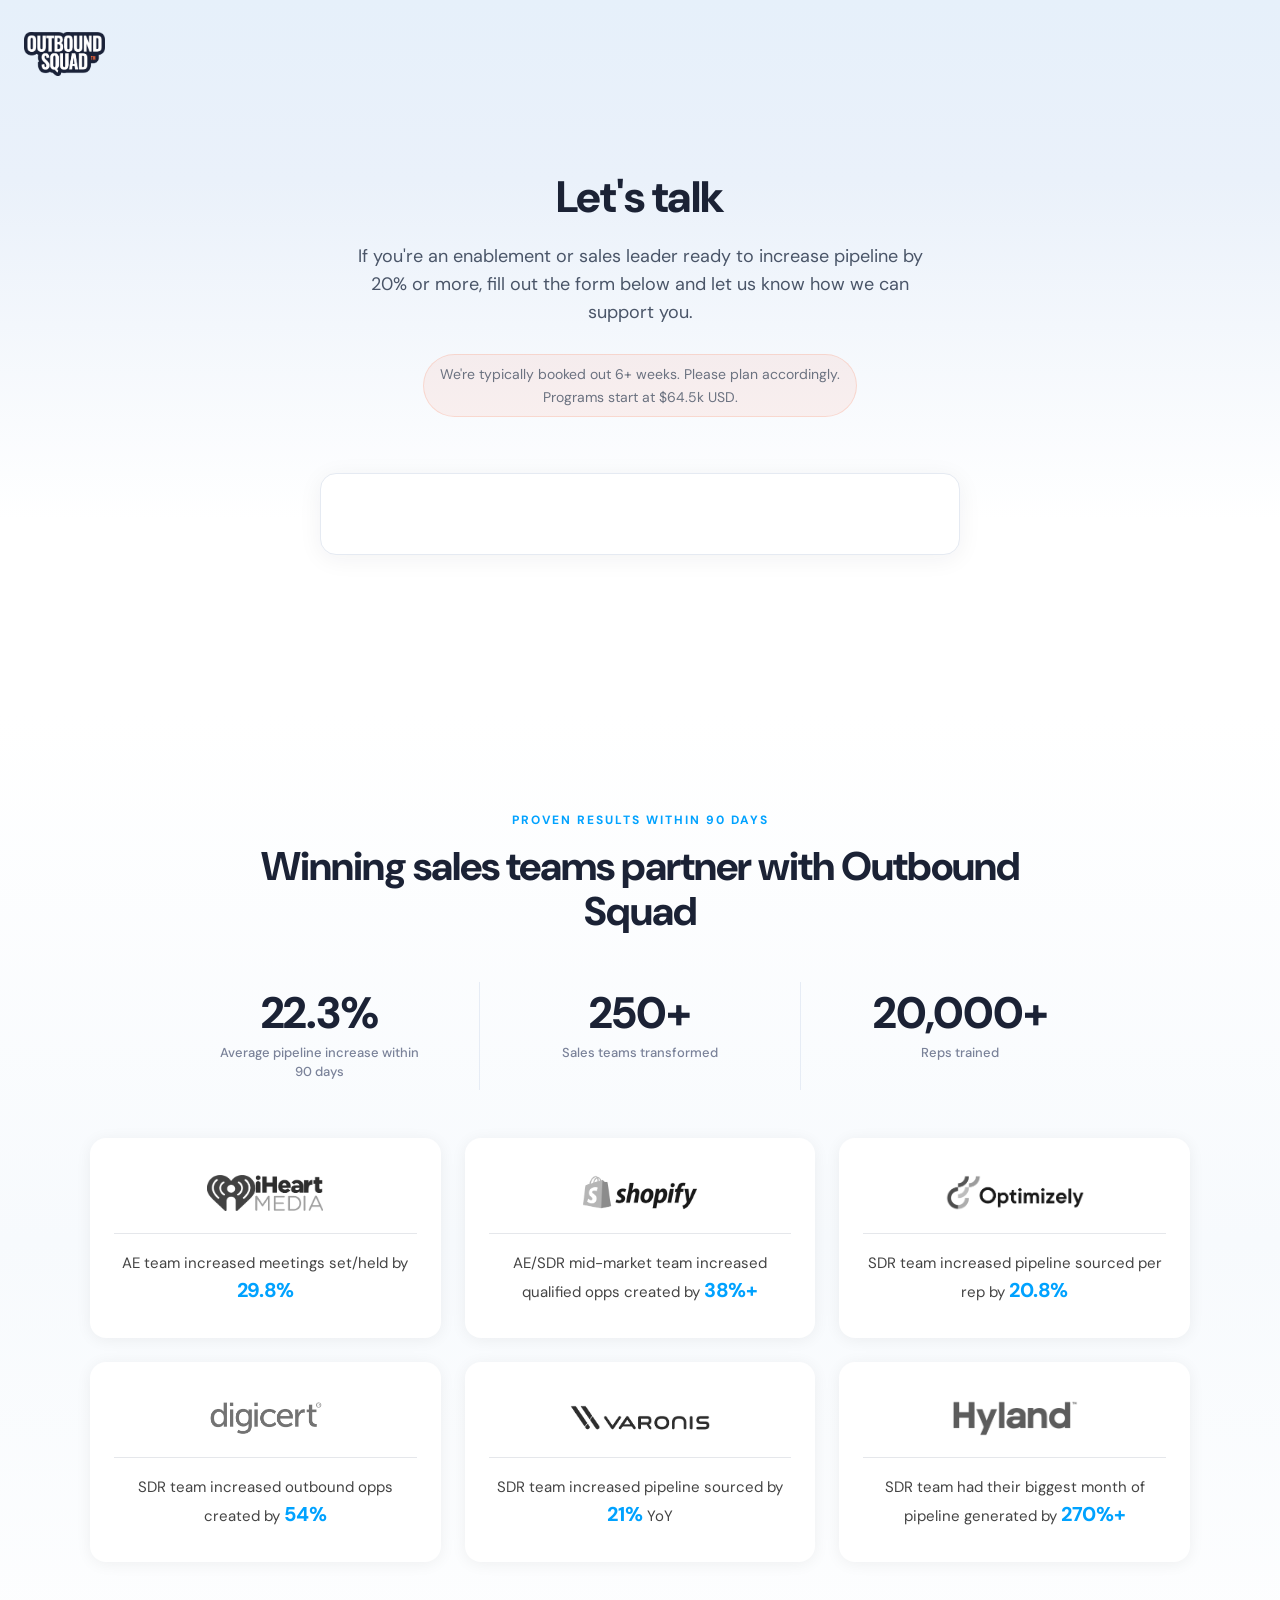
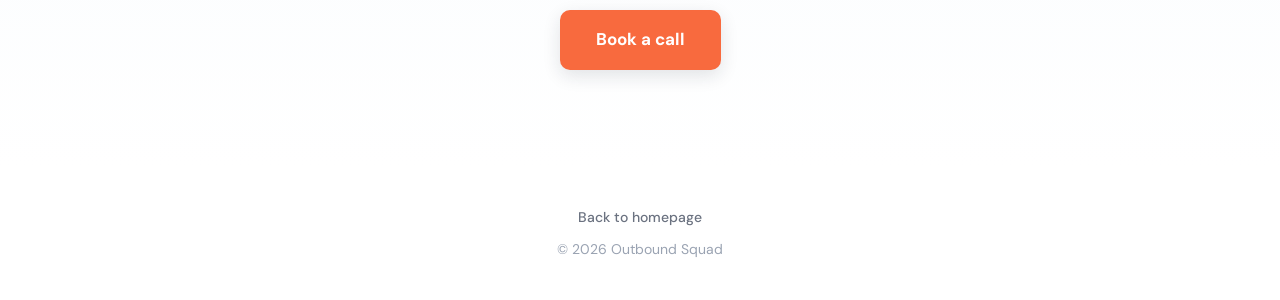
<file: contact/index.html>
<!DOCTYPE html>
<html lang="en">
<head>
<!-- Google Tag Manager -->
<script>(function(w,d,s,l,i){w[l]=w[l]||[];w[l].push({'gtm.start':
new Date().getTime(),event:'gtm.js'});var f=d.getElementsByTagName(s)[0],
j=d.createElement(s),dl=l!='dataLayer'?'&l='+l:'';j.async=true;j.src=
'https://www.googletagmanager.com/gtm.js?id='+i+dl;f.parentNode.insertBefore(j,f);
})(window,document,'script','dataLayer','GTM-N2TH3J4Z');</script>
<!-- End Google Tag Manager -->

  <meta charset="UTF-8">
  <meta name="viewport" content="width=device-width, initial-scale=1.0">
  <title>Book a Call | Outbound Squad</title>
  <meta name="description" content="Let's talk. Fill out the form and our team will be in touch.">

  <!-- Favicon -->
  <link rel="icon" type="image/png" href="../favicon.png">

  <!-- Fonts -->
  <link rel="preconnect" href="https://fonts.googleapis.com">
  <link rel="preconnect" href="https://fonts.gstatic.com" crossorigin>
  <link href="https://fonts.googleapis.com/css2?family=DM+Sans:wght@400;500;600;700;800&display=swap" rel="stylesheet">

  <style>
    /* ========================================
       Outbound Squad Contact / Book a Call
       Minimal, focused, single-purpose page
       ======================================== */

    *, *::before, *::after {
      box-sizing: border-box;
      margin: 0;
      padding: 0;
    }

    html {
      -webkit-font-smoothing: antialiased;
      -moz-osx-font-smoothing: grayscale;
    }

    body {
      font-family: 'DM Sans', sans-serif;
      font-weight: 400;
      font-size: 17px;
      line-height: 1.6;
      color: #444444;
      background: #FFFFFF;
      min-height: 100vh;
      display: flex;
      flex-direction: column;
      overflow-x: hidden;
    }

    html { overflow-x: hidden; }

    img {
      max-width: 100%;
      height: auto;
      display: block;
    }

    a {
      color: #F86A3E;
      text-decoration: none;
      transition: color 0.2s ease;
    }

    a:hover {
      color: #1B2235;
    }

    /* ========================================
       Background: subtle light blue gradient at top
       ======================================== */
    .page-bg {
      background: linear-gradient(180deg, #E6F0FA 0%, #EAF1FA 180px, #FFFFFF 520px);
      flex: 1;
      display: flex;
      flex-direction: column;
    }

    /* ========================================
       Header (logo only, no nav)
       ======================================== */
    .site-header {
      padding: 32px 24px;
    }

    .site-header .logo-link {
      display: inline-block;
    }

    .site-header img {
      height: 44px;
      width: auto;
    }

    /* ========================================
       Main container
       ======================================== */
    main {
      flex: 1;
      padding: 24px 24px 96px;
    }

    .hero-block {
      max-width: 720px;
      margin: 0 auto 56px;
      text-align: center;
      padding-top: 32px;
    }

    .headline {
      font-size: 44px;
      font-weight: 800;
      color: #1B2235;
      line-height: 1.15;
      letter-spacing: -0.8px;
      margin-bottom: 20px;
    }

    .subtitle {
      font-size: 18px;
      line-height: 1.55;
      color: #4a5568;
      max-width: 580px;
      margin: 0 auto 20px;
    }

    .booking-note {
      display: inline-block;
      font-size: 14px;
      color: #6b7280;
      background: rgba(248, 106, 62, 0.08);
      border: 1px solid rgba(248, 106, 62, 0.18);
      padding: 8px 16px;
      border-radius: 999px;
      margin-top: 8px;
    }

    /* ========================================
       Form Section
       ======================================== */
    .form-wrap {
      max-width: 640px;
      margin: 0 auto;
      background: #FFFFFF;
      border: 1px solid #E5EAF2;
      border-radius: 16px;
      padding: 40px;
      box-shadow: 0 4px 24px rgba(27, 34, 53, 0.06);
    }

    /* HubSpot form overrides to match brand */
    .form-wrap .hs-form-field {
      margin-bottom: 20px;
    }

    .form-wrap .hs-form-field > label {
      display: block;
      font-size: 14px;
      font-weight: 600;
      color: #1B2235;
      margin-bottom: 6px;
    }

    .form-wrap .hs-form-field > label .hs-form-required {
      color: #F86A3E;
      margin-left: 2px;
    }

    .form-wrap input[type="text"],
    .form-wrap input[type="email"],
    .form-wrap input[type="tel"],
    .form-wrap input[type="number"],
    .form-wrap input[type="url"],
    .form-wrap textarea,
    .form-wrap select {
      width: 100% !important;
      font-family: 'DM Sans', sans-serif;
      font-size: 16px;
      color: #1B2235;
      background: #FFFFFF;
      border: 1px solid #D6DCE6;
      border-radius: 8px;
      padding: 12px 14px;
      transition: border-color 0.15s ease, box-shadow 0.15s ease;
    }

    .form-wrap input[type="text"]:focus,
    .form-wrap input[type="email"]:focus,
    .form-wrap input[type="tel"]:focus,
    .form-wrap input[type="number"]:focus,
    .form-wrap input[type="url"]:focus,
    .form-wrap textarea:focus,
    .form-wrap select:focus {
      outline: none;
      border-color: #F86A3E;
      box-shadow: 0 0 0 3px rgba(248, 106, 62, 0.15);
    }

    .form-wrap textarea {
      min-height: 120px;
      resize: vertical;
    }

    .form-wrap .hs-error-msgs {
      list-style: none;
      margin-top: 6px;
      padding: 0;
    }

    .form-wrap .hs-error-msg,
    .form-wrap .hs-error-msgs label {
      color: #dc2626;
      font-size: 13px;
    }

    .form-wrap .hs-submit {
      margin-top: 8px;
    }

    .form-wrap .hs-button,
    .form-wrap input[type="submit"] {
      display: inline-block;
      font-family: 'DM Sans', sans-serif;
      font-size: 16px;
      font-weight: 700;
      color: #FFFFFF;
      background: #F86A3E;
      border: none;
      border-radius: 10px;
      padding: 14px 28px;
      cursor: pointer;
      transition: background 0.15s ease, transform 0.15s ease;
      width: 100%;
    }

    .form-wrap .hs-button:hover,
    .form-wrap input[type="submit"]:hover {
      background: #e85828;
    }

    .form-wrap .hs-button:active,
    .form-wrap input[type="submit"]:active {
      transform: translateY(1px);
    }

    .form-wrap fieldset {
      max-width: none !important;
      border: 0;
    }

    .form-wrap .hs-richtext,
    .form-wrap .hs-richtext p {
      font-size: 14px;
      color: #6b7280;
      margin-bottom: 16px;
    }

    .form-wrap .legal-consent-container {
      font-size: 13px;
      color: #6b7280;
      margin-top: 16px;
    }

    .form-wrap .inputs-list {
      list-style: none;
      padding: 0;
    }

    .form-wrap .hs-form-checkbox,
    .form-wrap .hs-form-radio {
      margin-bottom: 8px;
    }

    /* HubSpot often uses two-column rows */
    .form-wrap .form-columns-2 .hs-form-field {
      float: none;
      width: 100%;
    }

    @media (min-width: 600px) {
      .form-wrap .form-columns-2 {
        display: flex;
        gap: 16px;
      }
      .form-wrap .form-columns-2 .hs-form-field {
        flex: 1;
      }
    }

    /* ========================================
       Social Proof Strip
       ======================================== */
    /* Marquee */
    .marquee-section {
      max-width: 1240px;
      width: 100%;
      margin: 96px auto 0;
      padding: 0 24px;
      box-sizing: border-box;
      overflow: hidden;
    }

    .marquee-label {
      font-size: 12px;
      color: #7a8299;
      text-align: center;
      margin-bottom: 20px;
      text-transform: uppercase;
      letter-spacing: 1.5px;
      font-weight: 600;
    }

    .marquee {
      overflow: hidden;
      position: relative;
      mask-image: linear-gradient(90deg, transparent 0%, #000 10%, #000 90%, transparent 100%);
      -webkit-mask-image: linear-gradient(90deg, transparent 0%, #000 10%, #000 90%, transparent 100%);
    }

    .marquee-track {
      display: flex;
      gap: 72px;
      width: max-content;
      animation: marquee-scroll 56s linear infinite;
    }

    .marquee-item {
      display: inline-flex;
      align-items: center;
      justify-content: center;
      flex-shrink: 0;
      height: 48px;
      background: transparent;
    }

    .marquee-item img {
      height: 30px;
      width: auto;
      max-width: 160px;
      object-fit: contain;
      background: transparent;
      mix-blend-mode: multiply;
      filter: grayscale(1);
      opacity: 0.8;
      transition: filter 0.25s ease, opacity 0.25s ease;
    }

    .marquee-item:hover img {
      filter: grayscale(0);
      opacity: 1;
    }

    @keyframes marquee-scroll {
      0%   { transform: translateX(0); }
      100% { transform: translateX(-50%); }
    }

    .results-cta-wrap {
      display: flex;
      justify-content: center;
      margin-top: 48px;
    }

    .results-cta {
      display: inline-block;
      font-family: 'DM Sans', sans-serif;
      font-size: 17px;
      font-weight: 700;
      color: #FFFFFF;
      background: #F86A3E;
      text-decoration: none;
      border-radius: 10px;
      padding: 16px 36px;
      box-shadow: 0 6px 18px rgba(27, 34, 53, 0.12);
      transition: background 0.15s ease, transform 0.15s ease, box-shadow 0.15s ease;
    }

    .results-cta:hover {
      background: #e85828;
      box-shadow: 0 8px 22px rgba(27, 34, 53, 0.18);
    }

    .results-cta:active {
      transform: translateY(1px);
    }

    @media (max-width: 768px) {
      .results-cta-wrap { margin-top: 36px; }
      .results-cta { font-size: 16px; padding: 14px 28px; width: 100%; max-width: 360px; text-align: center; }
    }

    /* Client Results Section */
    .client-results-section {
      background: linear-gradient(180deg, #FFFFFF 0%, #F7FAFD 50%, #FFFFFF 100%);
      padding: 96px 24px;
      margin-top: 64px;
    }

    .client-results-inner {
      max-width: 1100px;
      margin: 0 auto;
    }

    .results-eyebrow {
      display: block;
      text-align: center;
      font-size: 12px;
      font-weight: 700;
      color: #00A2FF;
      text-transform: uppercase;
      letter-spacing: 2px;
      margin-bottom: 14px;
    }

    .results-headline {
      max-width: 820px;
      margin: 0 auto 48px;
      text-align: center;
      font-size: 40px;
      font-weight: 800;
      color: #1B2235;
      line-height: 1.12;
      letter-spacing: -1px;
    }

    .results-stats {
      display: flex;
      align-items: stretch;
      justify-content: center;
      flex-wrap: wrap;
      gap: 0;
      margin: 0 auto 48px;
      max-width: 960px;
    }

    .results-stat {
      display: flex;
      flex-direction: column;
      align-items: center;
      text-align: center;
      padding: 8px 48px;
      border-right: 1px solid #E6ECF5;
      flex: 1 1 0;
    }

    .results-stat:last-child {
      border-right: none;
    }

    .results-num {
      display: block;
      font-size: 44px;
      font-weight: 800;
      color: #1B2235;
      line-height: 1.05;
      letter-spacing: -1.2px;
      margin-bottom: 8px;
    }

    .results-label {
      display: block;
      font-size: 13px;
      color: #7a8299;
      line-height: 1.45;
      font-weight: 500;
      max-width: 200px;
    }

    .client-results-grid {
      display: grid;
      grid-template-columns: repeat(3, 1fr);
      gap: 24px;
    }

    .client-result-card {
      background: #FFFFFF;
      border-radius: 16px;
      padding: 32px 24px;
      box-shadow: 0 2px 16px rgba(0, 0, 0, 0.06);
      text-align: center;
      transition: transform 0.2s, box-shadow 0.2s;
    }

    .client-result-card:hover {
      transform: translateY(-3px);
      box-shadow: 0 8px 24px rgba(0, 0, 0, 0.1);
    }

    .client-company-logo {
      display: flex;
      align-items: center;
      justify-content: center;
      height: 64px;
      margin-bottom: 18px;
      padding-bottom: 16px;
      border-bottom: 1px solid #E5E7EB;
      background: transparent;
    }

    .client-company-logo img {
      max-height: 36px;
      max-width: 140px;
      width: auto;
      height: auto;
      object-fit: contain;
      margin: 0 auto;
      background: transparent;
      mix-blend-mode: multiply;
      filter: grayscale(1);
      opacity: 0.9;
      transition: filter 0.25s ease, opacity 0.25s ease;
    }

    .client-result-card:hover .client-company-logo img {
      filter: grayscale(0);
      opacity: 1;
    }

    .client-result-text {
      font-size: 15px;
      color: #444444;
      line-height: 1.55;
    }

    .client-result-pct {
      color: #00A2FF;
      font-weight: 800;
      font-size: 20px;
      letter-spacing: -0.3px;
    }

    @media (max-width: 960px) {
      .client-results-grid { grid-template-columns: repeat(2, 1fr); }
      .results-headline { font-size: 32px; }
    }

    @media (max-width: 768px) {
      .results-stats { flex-direction: column; gap: 28px; }
      .results-stat { border-right: none; padding: 0; }
      .results-num { font-size: 36px; }
      .client-results-grid { grid-template-columns: 1fr; }
    }

    /* ========================================
       Footer
       ======================================== */
    .site-footer {
      padding: 40px 24px;
      text-align: center;
      font-size: 14px;
      color: #9aa3b2;
      background: #FFFFFF;
    }

    .site-footer .footer-links {
      margin-bottom: 10px;
    }

    .site-footer a {
      color: #6b7280;
      font-weight: 500;
    }

    .site-footer a:hover {
      color: #1B2235;
    }

    /* ========================================
       Responsive
       ======================================== */
    @media (max-width: 720px) {
      .headline {
        font-size: 32px;
        letter-spacing: -0.5px;
      }

      .subtitle {
        font-size: 16px;
      }

      .site-header {
        padding: 24px 20px;
      }

      .site-header img {
        height: 38px;
      }

      main {
        padding: 16px 20px 64px;
      }

      .hero-block {
        margin-bottom: 40px;
        padding-top: 16px;
      }

      .form-wrap {
        padding: 24px 20px;
        border-radius: 12px;
      }

      .marquee-section {
        margin-top: 64px;
      }

      .client-results-section {
        padding: 64px 20px;
      }
    }
  </style>
  <!-- Magellan AI tracking pixel (iHeartMedia radio + podcast attribution) -->
  <script>
    (function(w, d, n){
        if (w.MAI) return;
        w.MAI = w.MAI || {emit: function() {(w.MAI.q = w.MAI.q || []).push(arguments);}};
        var e = d.createElement(n);
        e.async = 1;
        e.src = 'https://cdn.mgln.ai/pixel.min.js';
        var s = d.getElementsByTagName(n)[0];
        s.parentNode.insertBefore(e, s);
    })(window, document, 'script');
    MAI.emit('conf', '019e46ce8ab271c392fbd39cb44a87c6');
    MAI.emit('view');
  </script>
</head>
<body>
<!-- Google Tag Manager (noscript) -->
<noscript><iframe src="https://www.googletagmanager.com/ns.html?id=GTM-N2TH3J4Z"
height="0" width="0" style="display:none;visibility:hidden"></iframe></noscript>
<!-- End Google Tag Manager (noscript) -->

  <div class="page-bg">
    <header class="site-header">
      <a href="/" class="logo-link" aria-label="Outbound Squad home">
        <img src="../logo.png" alt="Outbound Squad">
      </a>
    </header>

    <main>
      <section class="hero-block" id="lets-talk">
        <h1 class="headline">Let's talk</h1>
        <p class="subtitle">If you're an enablement or sales leader ready to increase pipeline by 20% or more, fill out the form below and let us know how we can support you.</p>
        <div class="booking-note">We're typically booked out 6+ weeks. Please plan accordingly.<br>Programs start at $64.5k USD.</div>
      </section>

      <section class="form-wrap" aria-label="Book a call form">
        <script charset="utf-8" type="text/javascript" src="//js.hsforms.net/forms/embed/v2.js"></script>
        <script>
          hbspt.forms.create({
            region: "na1",
            portalId: "22498808",
            formId: "15378ea1-ae60-44e6-85c9-d2e8e08500be"
          });
        </script>
      </section>

    </main>
  </div>

  <!-- Client Results -->
  <section class="client-results-section" aria-label="Client results">
    <div class="client-results-inner">
      <span class="results-eyebrow">Proven Results Within 90 Days</span>
      <h2 class="results-headline">Winning sales teams partner with Outbound Squad</h2>
      <div class="results-stats">
        <div class="results-stat">
          <span class="results-num">22.3%</span>
          <span class="results-label">Average pipeline increase within 90 days</span>
        </div>
        <div class="results-stat">
          <span class="results-num">250+</span>
          <span class="results-label">Sales teams transformed</span>
        </div>
        <div class="results-stat">
          <span class="results-num">20,000+</span>
          <span class="results-label">Reps trained</span>
        </div>
      </div>
      <div class="client-results-grid">
        <div class="client-result-card">
          <div class="client-company-logo"><img src="../logos/iheartmedia.png" alt="iHeartMedia" loading="lazy"></div>
          <p class="client-result-text">AE team increased meetings set/held by <span class="client-result-pct">29.8%</span></p>
        </div>
        <div class="client-result-card">
          <div class="client-company-logo"><img src="../logos/shopify.png" alt="Shopify" loading="lazy"></div>
          <p class="client-result-text">AE/SDR mid-market team increased qualified opps created by <span class="client-result-pct">38%+</span></p>
        </div>
        <div class="client-result-card">
          <div class="client-company-logo"><img src="../logos/optimizely.png" alt="Optimizely" loading="lazy"></div>
          <p class="client-result-text">SDR team increased pipeline sourced per rep by <span class="client-result-pct">20.8%</span></p>
        </div>
        <div class="client-result-card">
          <div class="client-company-logo"><img src="../logos/digicert.png" alt="Digicert" loading="lazy"></div>
          <p class="client-result-text">SDR team increased outbound opps created by <span class="client-result-pct">54%</span></p>
        </div>
        <div class="client-result-card">
          <div class="client-company-logo"><img src="../logos/varonis.png" alt="Varonis" loading="lazy"></div>
          <p class="client-result-text">SDR team increased pipeline sourced by <span class="client-result-pct">21%</span> YoY</p>
        </div>
        <div class="client-result-card">
          <div class="client-company-logo"><img src="../logos/hyland.png" alt="Hyland" loading="lazy"></div>
          <p class="client-result-text">SDR team had their biggest month of pipeline generated by <span class="client-result-pct">270%+</span></p>
        </div>
      </div>
      <div class="results-cta-wrap">
        <a href="#lets-talk" class="results-cta" data-scroll-to-form>Book a call</a>
      </div>
    </div>
  </section>

  <footer class="site-footer">
    <div class="footer-links">
      <a href="/">Back to homepage</a>
    </div>
    <div>&copy; 2026 Outbound Squad</div>
  </footer>

  <script>
    document.querySelectorAll('a[data-scroll-to-form]').forEach(function(link) {
      link.addEventListener('click', function(e) {
        var target = document.getElementById('lets-talk');
        if (!target) return;
        e.preventDefault();
        target.scrollIntoView({ behavior: 'smooth', block: 'start' });
      });
    });
  </script>
</body>
</html>
</file>
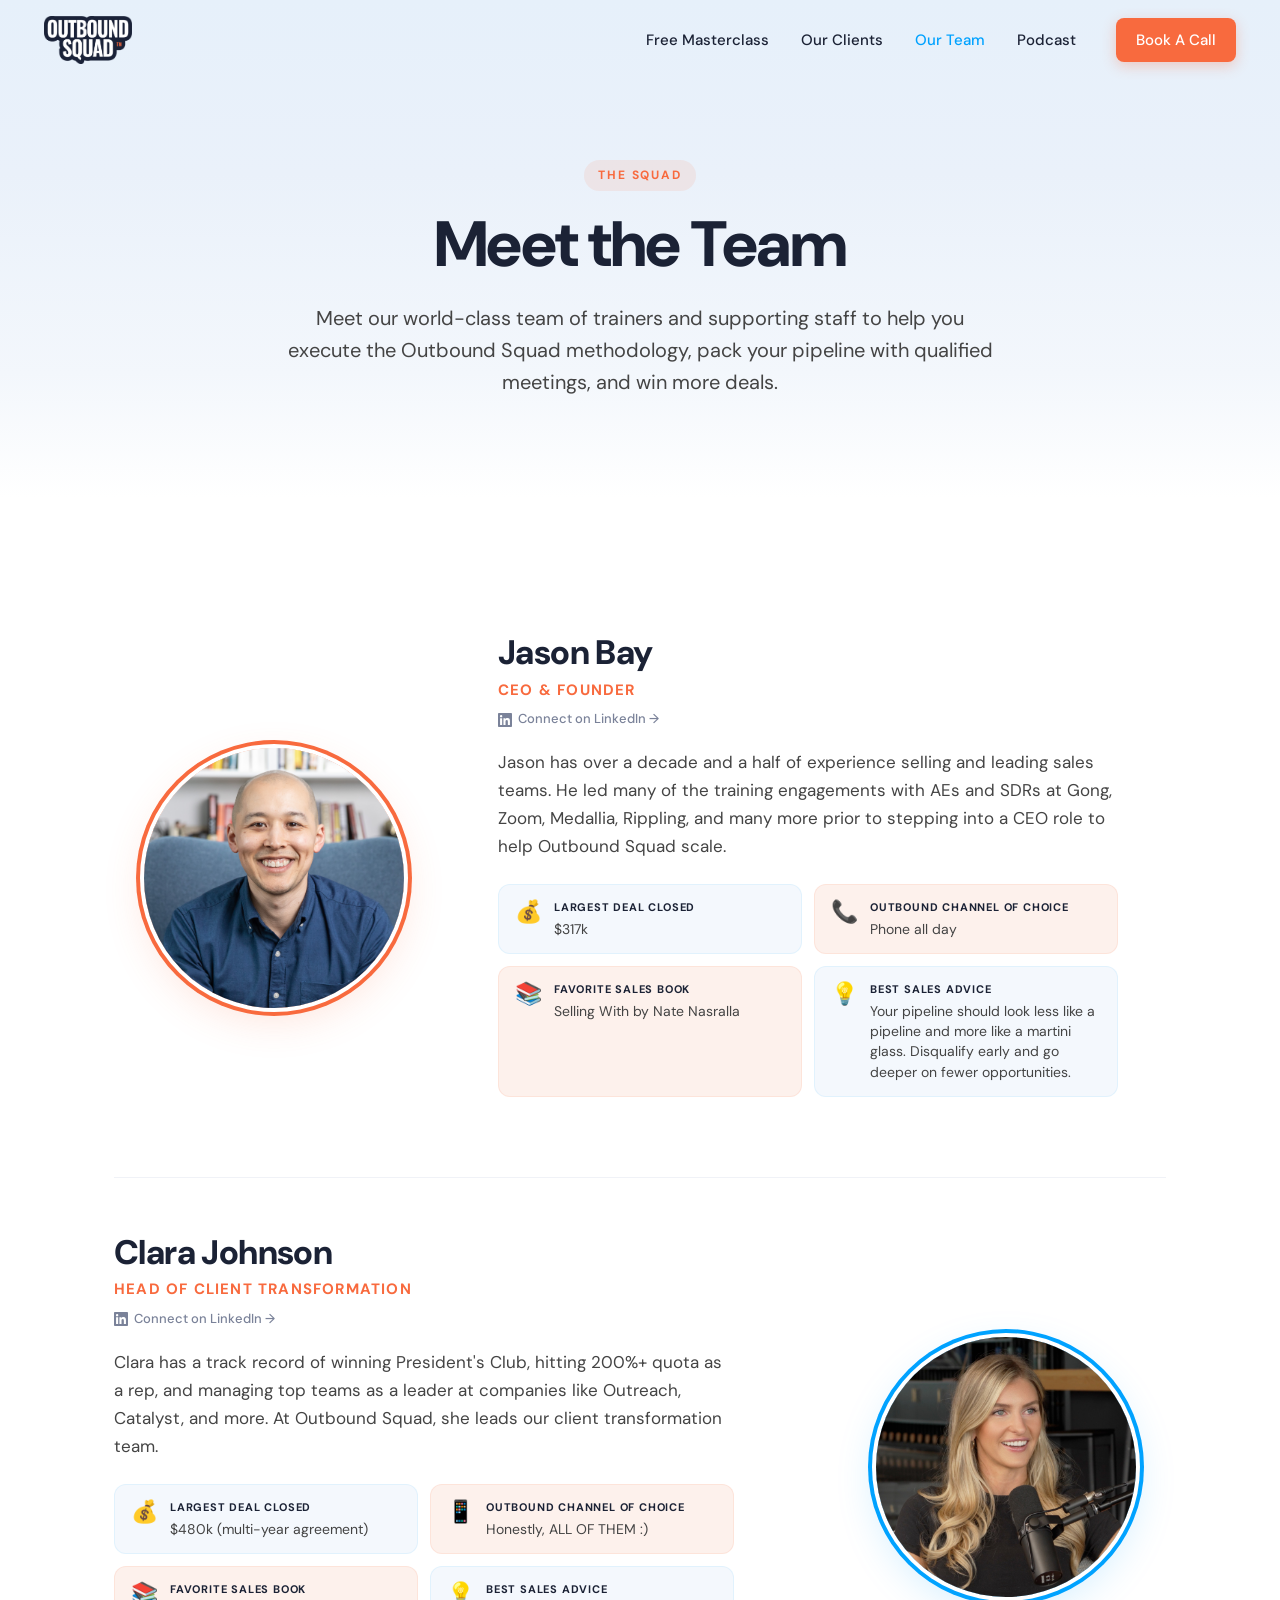
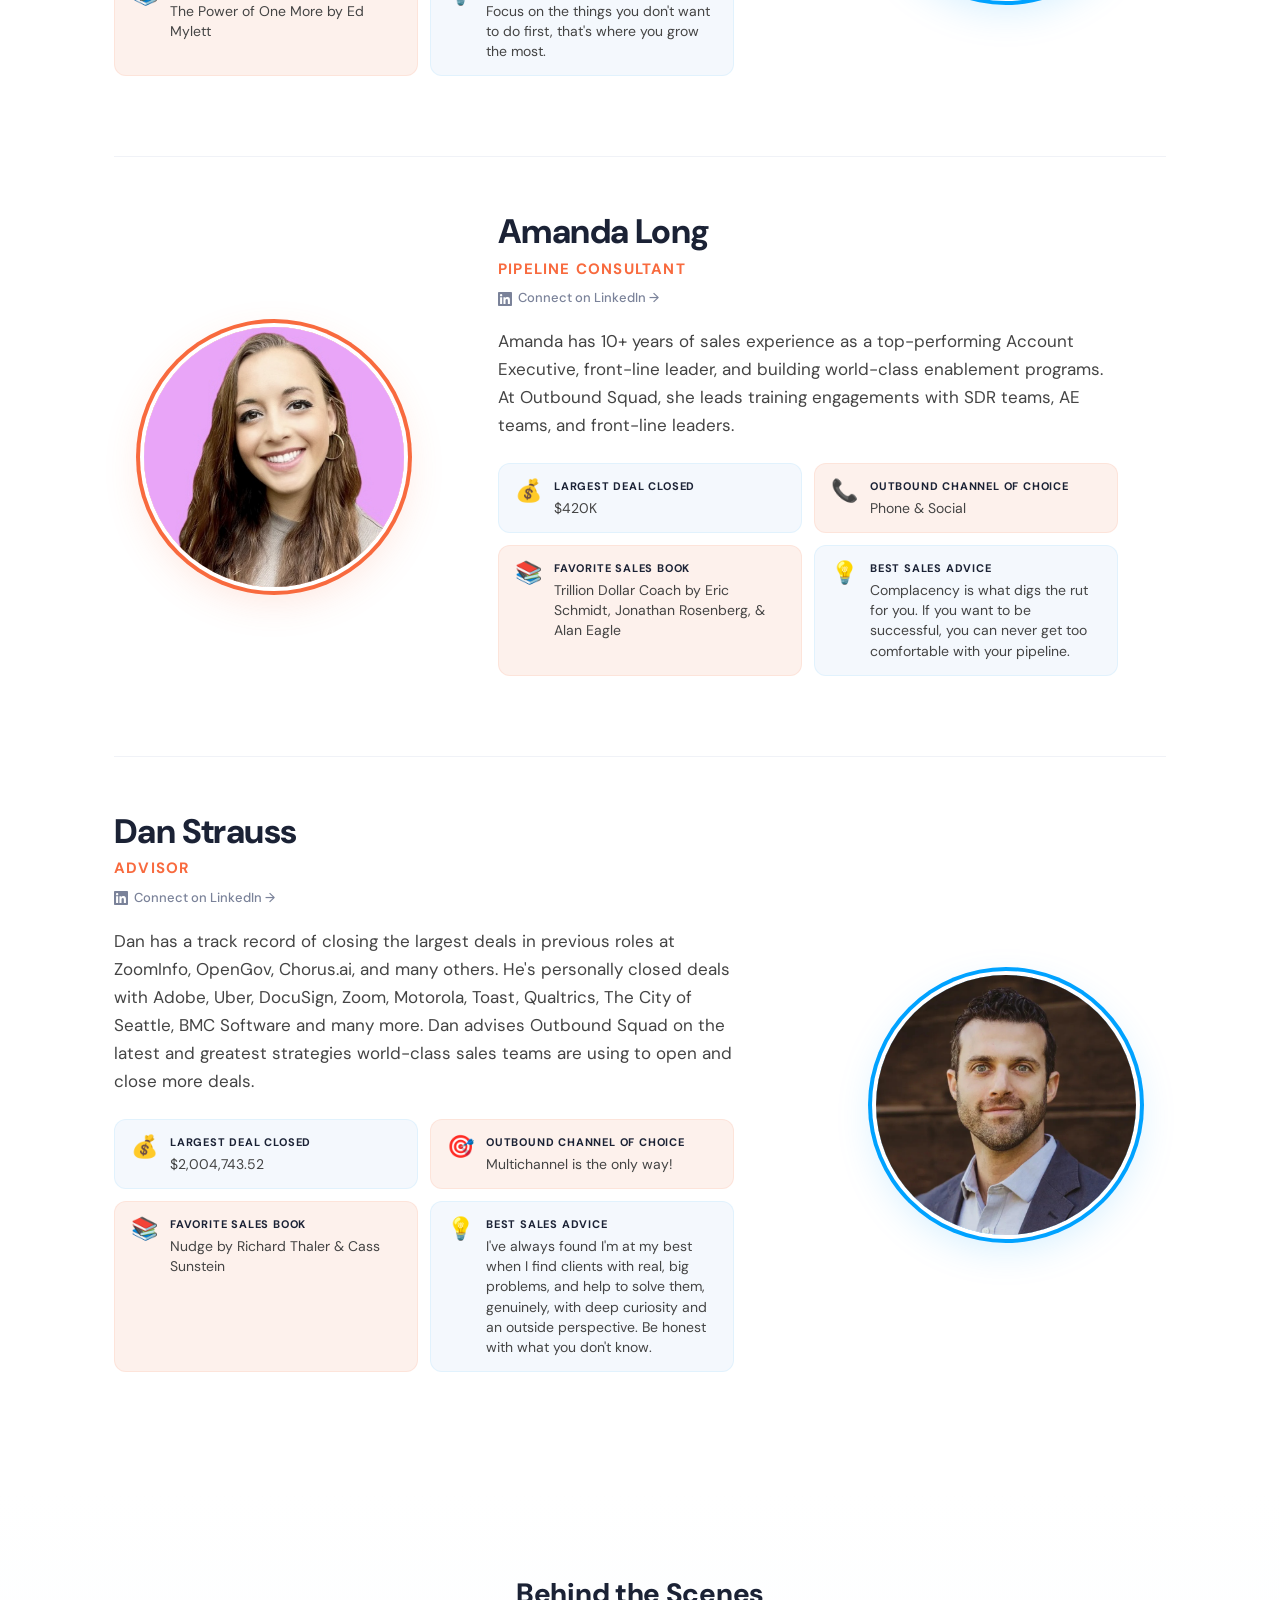
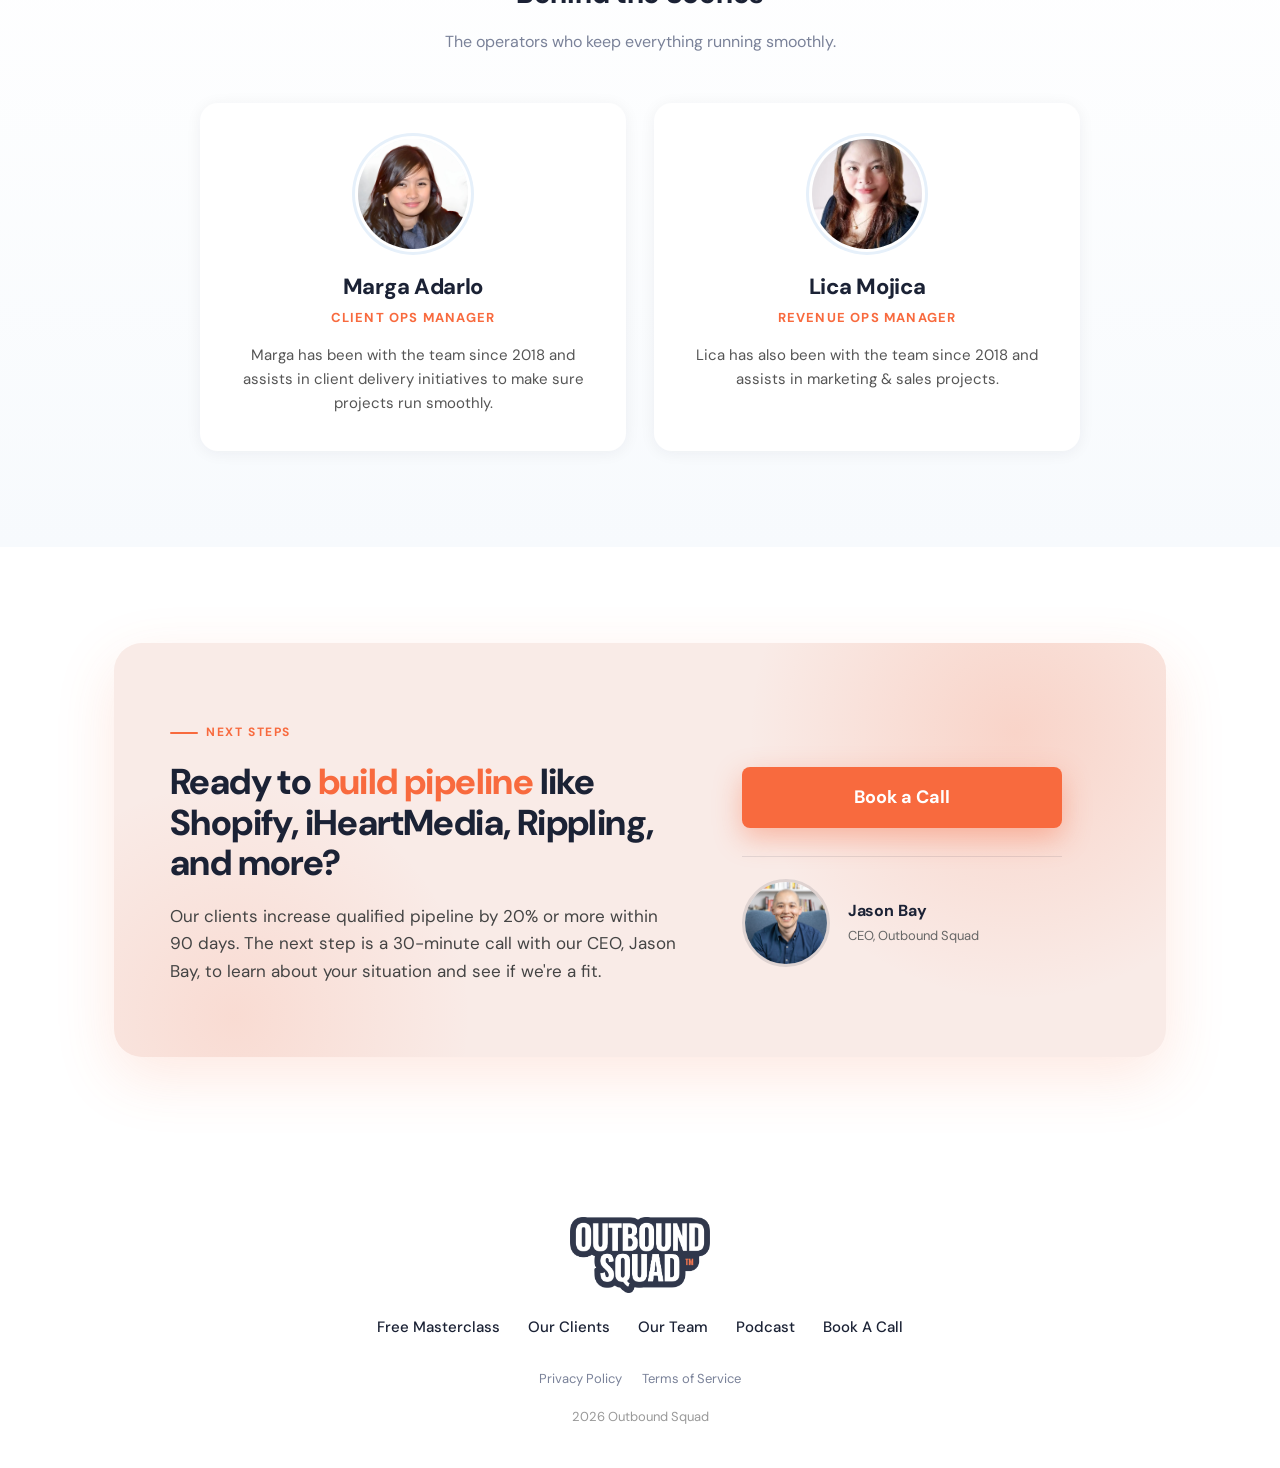
<file: our-team/index.html>
<!DOCTYPE html>
<html lang="en">
<head>
<!-- Google Tag Manager -->
<script>(function(w,d,s,l,i){w[l]=w[l]||[];w[l].push({'gtm.start':
new Date().getTime(),event:'gtm.js'});var f=d.getElementsByTagName(s)[0],
j=d.createElement(s),dl=l!='dataLayer'?'&l='+l:'';j.async=true;j.src=
'https://www.googletagmanager.com/gtm.js?id='+i+dl;f.parentNode.insertBefore(j,f);
})(window,document,'script','dataLayer','GTM-N2TH3J4Z');</script>
<!-- End Google Tag Manager -->

  <meta charset="UTF-8">
  <meta name="viewport" content="width=device-width, initial-scale=1.0">
  <title>Our Team | Outbound Squad</title>
  <meta name="description" content="Meet the Outbound Squad team. Active sales practitioners who make cold calls, send cold emails, and coach reps every single week.">

  <!-- Favicon -->
  <link rel="icon" type="image/png" href="../favicon.png">

  <!-- Fonts -->
  <link rel="preconnect" href="https://fonts.googleapis.com">
  <link rel="preconnect" href="https://fonts.gstatic.com" crossorigin>
  <link href="https://fonts.googleapis.com/css2?family=DM+Sans:wght@400;500;600;700;800&display=swap" rel="stylesheet">

  <style>
    /* ========================================
       Outbound Squad - Our Team Page
       Matches homepage design system
       ======================================== */

    *, *::before, *::after {
      box-sizing: border-box;
      margin: 0;
      padding: 0;
    }

    html {
      scroll-behavior: smooth;
      -webkit-font-smoothing: antialiased;
      -moz-osx-font-smoothing: grayscale;
      overflow-x: hidden;
    }

    body {
      font-family: 'DM Sans', sans-serif;
      font-weight: 400;
      font-size: 17px;
      line-height: 1.6;
      color: #444444;
      background: #FFFFFF;
      overflow-x: hidden;
    }

    /* ========================================
       v8 Polish Layer
       ======================================== */
    ::selection { background: rgba(248, 106, 62, 0.2); color: #1B2235; }

    a:focus-visible, button:focus-visible, input:focus-visible, textarea:focus-visible, select:focus-visible {
      outline: 2px solid #F86A3E;
      outline-offset: 3px;
      border-radius: 4px;
    }

    @media (prefers-reduced-motion: reduce) {
      *, *::before, *::after {
        animation-duration: 0.01ms !important;
        animation-iteration-count: 1 !important;
        transition-duration: 0.01ms !important;
        scroll-behavior: auto !important;
      }
    }

    .btn-orange, .btn { will-change: transform; }
    .btn-orange:hover, a.btn-orange:hover { transform: translateY(-2px); box-shadow: 0 12px 28px rgba(248, 106, 62, 0.32); }
    .btn-orange:active, a.btn-orange:active { transform: translateY(0); }

    .tm-card, .client-result-card, .why-card, .pack-card, .ep-card {
      transition: transform 0.35s cubic-bezier(0.16, 1, 0.3, 1), box-shadow 0.35s cubic-bezier(0.16, 1, 0.3, 1);
      will-change: transform;
    }
    .tm-card:hover, .client-result-card:hover, .why-card:hover, .pack-card:hover, .ep-card:hover {
      transform: translateY(-4px);
      box-shadow: 0 18px 40px rgba(27, 34, 53, 0.10);
    }

    @keyframes os-float {
      0%, 100% { transform: translateY(0); }
      50%      { transform: translateY(-3px); }
    }
    .hero-pill, .badge-pill, .ep-pill {
      animation: os-float 4.5s ease-in-out infinite;
    }

    img {
      max-width: 100%;
      height: auto;
      display: block;
    }

    a {
      color: #00A2FF;
      text-decoration: none;
    }

    /* ========================================
       Scroll Animations
       ======================================== */
    .reveal {
      opacity: 0;
      transform: translateY(24px);
      transition: opacity 0.7s cubic-bezier(0.16, 1, 0.3, 1), transform 0.7s cubic-bezier(0.16, 1, 0.3, 1);
    }

    .reveal.visible {
      opacity: 1;
      transform: translateY(0);
    }

    .reveal-left {
      opacity: 0;
      transform: translateX(-40px);
      transition: opacity 0.8s cubic-bezier(0.16, 1, 0.3, 1), transform 0.8s cubic-bezier(0.16, 1, 0.3, 1);
    }

    .reveal-left.visible {
      opacity: 1;
      transform: translateX(0);
    }

    .reveal-right {
      opacity: 0;
      transform: translateX(40px);
      transition: opacity 0.8s cubic-bezier(0.16, 1, 0.3, 1), transform 0.8s cubic-bezier(0.16, 1, 0.3, 1);
    }

    .reveal-right.visible {
      opacity: 1;
      transform: translateX(0);
    }

    /* ========================================
       Layout
       ======================================== */
    .container {
      max-width: 1100px;
      margin: 0 auto;
      padding: 0 24px;
    }

    .container-wide {
      max-width: 1240px;
      margin: 0 auto;
      padding: 0 24px;
    }

    .text-center { text-align: center; }

    .section {
      padding: 96px 0;
    }

    .section-headline {
      font-size: 40px;
      font-weight: 800;
      color: #1B2235;
      line-height: 1.15;
      margin-bottom: 24px;
      letter-spacing: -0.5px;
    }

    .section-sub {
      font-size: 18px;
      color: #666666;
      margin-bottom: 40px;
      line-height: 1.6;
      max-width: 680px;
      margin-left: auto;
      margin-right: auto;
    }

    /* ========================================
       Buttons
       ======================================== */
    .btn {
      display: inline-block;
      font-family: 'DM Sans', sans-serif;
      font-size: 17px;
      font-weight: 700;
      padding: 14px 28px;
      border-radius: 8px;
      border: none;
      cursor: pointer;
      text-decoration: none;
      transition: background 0.2s ease, transform 0.15s ease, box-shadow 0.2s ease, color 0.2s ease, border-color 0.2s ease;
    }

    .btn:hover { transform: translateY(-2px); }
    .btn:active { transform: translateY(0); }

    .btn-orange {
      background: #F86A3E;
      color: #FFFFFF;
      box-shadow: 0 4px 14px rgba(248, 106, 62, 0.3);
    }

    .btn-orange:hover {
      background: #e55a2e;
      box-shadow: 0 6px 20px rgba(248, 106, 62, 0.4);
    }

    .btn-navy-outline {
      background: transparent;
      color: #1B2235;
      border: 2px solid #1B2235;
      padding: 12px 26px;
    }

    .btn-navy-outline:hover {
      background: #1B2235;
      color: #FFFFFF;
    }

    .btn-lg {
      font-size: 18px;
      padding: 16px 36px;
    }

    .btn-nav {
      font-size: 15px;
      padding: 10px 20px;
    }

    .nav-cta .btn-orange,
    .nav-cta a.btn-orange,
    .nav-links .btn-orange {
      color: #FFFFFF !important;
    }

    .nav-cta .btn-orange:hover,
    .nav-cta a.btn-orange:hover,
    .nav-links .btn-orange:hover {
      color: #FFFFFF !important;
    }

    /* ========================================
       NAVIGATION
       ======================================== */
    .nav {
      position: fixed;
      top: 0;
      left: 0;
      right: 0;
      z-index: 100;
      padding: 16px 0;
      transition: background 0.3s ease, box-shadow 0.3s ease, padding 0.3s ease;
    }

    .nav.scrolled {
      background: rgba(255, 255, 255, 0.95);
      backdrop-filter: saturate(180%) blur(12px);
      -webkit-backdrop-filter: saturate(180%) blur(12px);
      box-shadow: 0 1px 0 rgba(27, 34, 53, 0.08);
      padding: 10px 0;
    }

    .nav-inner {
      display: flex;
      align-items: center;
      justify-content: space-between;
      max-width: 1240px;
      margin: 0 auto;
      padding: 0 24px;
    }

    .nav-logo img {
      height: 48px;
      width: auto;
    }

    .nav-links {
      display: flex;
      align-items: center;
      gap: 32px;
      list-style: none;
    }

    .nav-links a {
      font-size: 15px;
      font-weight: 500;
      color: #1B2235;
      transition: color 0.2s;
    }

    .nav-links a:hover {
      color: #00A2FF;
    }

    .nav-links a.active {
      color: #00A2FF;
    }

    .nav-cta {
      margin-left: 8px;
    }

    .nav-toggle {
      display: none;
      background: none;
      border: none;
      cursor: pointer;
      padding: 8px;
      width: 40px;
      height: 40px;
      flex-direction: column;
      justify-content: center;
      gap: 5px;
    }

    .nav-toggle span {
      display: block;
      width: 22px;
      height: 2px;
      background: #1B2235;
      border-radius: 2px;
      transition: transform 0.3s, opacity 0.3s;
    }

    .nav-toggle.open span:nth-child(1) {
      transform: translateY(7px) rotate(45deg);
    }

    .nav-toggle.open span:nth-child(2) {
      opacity: 0;
    }

    .nav-toggle.open span:nth-child(3) {
      transform: translateY(-7px) rotate(-45deg);
    }

    /* ========================================
       HERO
       ======================================== */
    .hero {
      background: linear-gradient(180deg, #E6F0FA 0%, #EAF1FA 35%, #F3F7FC 75%, #FFFFFF 100%);
      padding: 160px 0 100px;
      position: relative;
      overflow: hidden;
      text-align: center;
    }

    .hero-eyebrow {
      display: inline-block;
      font-size: 12px;
      font-weight: 700;
      letter-spacing: 1.8px;
      text-transform: uppercase;
      color: #F86A3E;
      background: rgba(248, 106, 62, 0.1);
      padding: 6px 14px;
      border-radius: 999px;
      margin-bottom: 20px;
    }

    .hero-headline {
      font-size: 64px;
      font-weight: 800;
      color: #1B2235;
      line-height: 1.05;
      margin-bottom: 24px;
      letter-spacing: -1.5px;
      max-width: 960px;
      margin-left: auto;
      margin-right: auto;
    }

    .hero-sub {
      font-size: 20px;
      color: #444444;
      line-height: 1.6;
      margin: 0 auto;
      max-width: 720px;
    }

    /* ========================================
       TEAM MEMBER CARDS
       ======================================== */
    .team-section {
      padding: 80px 0 40px;
      background: #FFFFFF;
    }

    .team-intro {
      text-align: center;
      margin-bottom: 20px;
    }

    .team-member {
      display: grid;
      grid-template-columns: 320px 1fr;
      gap: 64px;
      align-items: center;
      padding: 56px 0;
      position: relative;
    }

    .team-member + .team-member {
      border-top: 1px solid #F0F2F7;
    }

    .team-member.photo-right {
      grid-template-columns: 1fr 320px;
    }

    .team-member.photo-right .tm-photo {
      order: 2;
    }

    .team-member.photo-right .tm-content {
      order: 1;
    }

    /* Photo */
    .tm-photo {
      display: flex;
      justify-content: center;
      align-items: center;
    }

    .tm-photo-inner {
      position: relative;
      width: 260px;
      height: 260px;
      border-radius: 50%;
      overflow: hidden;
      box-shadow: 0 12px 40px rgba(27, 34, 53, 0.12);
    }

    .tm-photo-inner::after {
      content: "";
      position: absolute;
      inset: -6px;
      border-radius: 50%;
      border: 3px solid transparent;
      pointer-events: none;
    }

    .tm-photo-orange .tm-photo-inner {
      box-shadow: 0 0 0 4px #FFFFFF, 0 0 0 8px #F86A3E, 0 12px 40px rgba(248, 106, 62, 0.18);
    }

    .tm-photo-blue .tm-photo-inner {
      box-shadow: 0 0 0 4px #FFFFFF, 0 0 0 8px #00A2FF, 0 12px 40px rgba(0, 162, 255, 0.18);
    }

    .tm-photo-inner img {
      width: 100%;
      height: 100%;
      object-fit: cover;
    }

    /* Placeholder (initials) */
    .tm-placeholder {
      width: 100%;
      height: 100%;
      display: flex;
      align-items: center;
      justify-content: center;
      background: linear-gradient(135deg, #E4E8F0 0%, #CBD3E0 100%);
      color: #7a8299;
      font-size: 72px;
      font-weight: 700;
      letter-spacing: -1px;
    }

    /* Content */
    .tm-content {
      max-width: 620px;
    }

    .tm-name {
      font-size: 34px;
      font-weight: 800;
      color: #1B2235;
      line-height: 1.1;
      letter-spacing: -0.6px;
      margin-bottom: 6px;
    }

    .tm-title {
      font-size: 15px;
      font-weight: 700;
      color: #F86A3E;
      text-transform: uppercase;
      letter-spacing: 1.2px;
      margin-bottom: 6px;
    }

    .tm-bio {
      font-size: 17px;
      color: #444444;
      line-height: 1.65;
      margin-bottom: 24px;
    }

    /* Fun facts grid */
    .tm-facts {
      display: grid;
      grid-template-columns: 1fr 1fr;
      gap: 12px;
      margin-bottom: 24px;
    }

    .tm-fact {
      display: flex;
      align-items: flex-start;
      gap: 12px;
      padding: 14px 16px;
      border-radius: 12px;
      background: #F4F8FD;
      border: 1px solid rgba(0, 162, 255, 0.08);
    }

    .tm-fact.alt {
      background: #FDF1EC;
      border-color: rgba(248, 106, 62, 0.1);
    }

    .tm-fact-emoji {
      font-size: 22px;
      line-height: 1.2;
      flex-shrink: 0;
    }

    .tm-fact-body {
      display: flex;
      flex-direction: column;
      gap: 2px;
      min-width: 0;
    }

    .tm-fact-label {
      font-size: 11px;
      font-weight: 700;
      color: #1B2235;
      text-transform: uppercase;
      letter-spacing: 0.8px;
    }

    .tm-fact-value {
      font-size: 14px;
      color: #444444;
      line-height: 1.45;
    }

    /* LinkedIn inline link (under the title) */
    .tm-linkedin {
      display: inline-flex;
      align-items: center;
      gap: 6px;
      font-size: 13px;
      font-weight: 500;
      color: #7a8299;
      background: transparent;
      border: none;
      padding: 0;
      margin-bottom: 18px;
      transition: color 0.2s;
    }

    .tm-linkedin:hover {
      color: #1B2235;
      background: transparent;
      transform: none;
    }

    .tm-linkedin svg {
      width: 14px;
      height: 14px;
    }

    .tm-title {
      margin-bottom: 6px;
    }

    /* ========================================
       SUPPORTING TEAM
       ======================================== */
    .support-section {
      padding: 80px 0 96px;
      background: linear-gradient(180deg, #FFFFFF 0%, #F7FAFD 100%);
    }

    .support-heading {
      font-size: 28px;
      font-weight: 800;
      color: #1B2235;
      letter-spacing: -0.3px;
      text-align: center;
      margin-bottom: 12px;
    }

    .support-kicker {
      font-size: 16px;
      color: #7a8299;
      text-align: center;
      margin-bottom: 48px;
    }

    .support-grid {
      display: grid;
      grid-template-columns: 1fr 1fr;
      gap: 28px;
      max-width: 880px;
      margin: 0 auto;
    }

    .support-card {
      background: #FFFFFF;
      border-radius: 18px;
      padding: 36px 32px;
      box-shadow: 0 2px 16px rgba(27, 34, 53, 0.06);
      text-align: center;
      transition: transform 0.2s, box-shadow 0.2s;
    }

    .support-card:hover {
      transform: translateY(-3px);
      box-shadow: 0 10px 28px rgba(27, 34, 53, 0.1);
    }

    .support-photo {
      width: 110px;
      height: 110px;
      border-radius: 50%;
      overflow: hidden;
      margin: 0 auto 20px;
      box-shadow: 0 0 0 3px #FFFFFF, 0 0 0 6px #E6F0FA;
    }

    .support-photo img {
      width: 100%;
      height: 100%;
      object-fit: cover;
    }

    .support-photo .tm-placeholder {
      font-size: 34px;
    }

    .support-name {
      font-size: 22px;
      font-weight: 800;
      color: #1B2235;
      letter-spacing: -0.3px;
      margin-bottom: 4px;
    }

    .support-title {
      font-size: 13px;
      font-weight: 700;
      color: #F86A3E;
      text-transform: uppercase;
      letter-spacing: 1.2px;
      margin-bottom: 14px;
    }

    .support-bio {
      font-size: 15px;
      color: #555555;
      line-height: 1.6;
    }

    /* ========================================
       FINAL CTA
       ======================================== */
    .cta-section {
      background: linear-gradient(180deg, #FCEFE9 0%, #FDF5F1 55%, #FFFFFF 100%);
      padding: 96px 0;
      text-align: center;
    }

    .cta-section .section-headline {
      margin-bottom: 16px;
    }

    .cta-section .section-sub {
      margin-bottom: 32px;
    }

    /* ========================================
       FOOTER
       ======================================== */
    .footer {
      background: #FFFFFF;
      padding: 48px 0 40px;

    }

    .footer-logo {
      width: 140px;
      margin: 0 auto 20px;
      opacity: 0.9;
    }

    .footer-links {
      display: flex;
      justify-content: center;
      flex-wrap: wrap;
      gap: 8px 28px;
      margin-bottom: 24px;
      list-style: none;
    }

    .footer-links a {
      font-size: 15px;
      color: #1B2235;
      font-weight: 500;
      text-decoration: none;
      transition: color 0.2s;
    }

    .footer-links a:hover {
      color: #00A2FF;
      text-decoration: underline;
    }

    .footer-legal {
      gap: 8px 20px;
      margin-bottom: 16px;
    }

    .footer-legal a {
      font-size: 13px;
      color: #7a8299;
      font-weight: 400;
    }

    .footer-legal a:hover {
      color: #1B2235;
      text-decoration: underline;
    }

    .footer-copy {
      font-size: 13px;
      color: #999999;
      text-align: center;
    }

    /* ========================================
       RESPONSIVE
       ======================================== */
    @media (max-width: 960px) {
      .nav-links {
        position: fixed;
        top: 0;
        right: 0;
        height: 100vh;
        width: min(320px, 85vw);
        background: #FFFFFF;
        flex-direction: column;
        align-items: flex-start;
        justify-content: flex-start;
        padding: 84px 32px 32px;
        gap: 20px;
        box-shadow: -8px 0 32px rgba(0,0,0,0.1);
        transform: translateX(100%);
        transition: transform 0.3s cubic-bezier(0.16, 1, 0.3, 1);
      }

      .nav-links.open {
        transform: translateX(0);
      }

      .nav-links a {
        font-size: 18px;
      }

      .nav-cta {
        margin-left: 0;
        margin-top: 8px;
      }

      .nav-toggle {
        display: flex;
        z-index: 110;
      }

      .team-member,
      .team-member.photo-right {
        grid-template-columns: 1fr;
        gap: 28px;
        padding: 48px 0;
        text-align: center;
      }

      .team-member.photo-right .tm-photo { order: 0; }
      .team-member.photo-right .tm-content { order: 0; }

      .tm-content { margin: 0 auto; }
      .tm-facts { text-align: left; }
    }

    @media (max-width: 768px) {
      .section { padding: 64px 0; }

      .hero {
        padding: 120px 0 72px;
      }

      .hero-headline { font-size: 44px; letter-spacing: -1px; }
      .hero-sub { font-size: 17px; }

      .section-headline { font-size: 30px; }

      .team-section { padding: 48px 0 24px; }
      .support-section { padding: 56px 0 72px; }
      .cta-section { padding: 72px 0; }

      .tm-photo-inner {
        width: 200px;
        height: 200px;
      }

      .tm-placeholder { font-size: 56px; }

      .tm-name { font-size: 26px; }

      .tm-facts {
        grid-template-columns: 1fr;
      }

      .support-grid {
        grid-template-columns: 1fr;
      }
    }

    @media (max-width: 480px) {
      .hero-headline { font-size: 36px; }
      .tm-photo-inner { width: 180px; height: 180px; }
      .tm-placeholder { font-size: 48px; }
    }
      /* ========================================
       FINAL CTA (shared homepage style)
       ======================================== */
    .final-cta-section {
      padding: 96px 0 112px;
      background: #FFFFFF;
    }

    .final-cta-card {
      position: relative;
      max-width: 1080px;
      margin: 0 auto;
      padding: 72px 56px;
      border-radius: 28px;
      background: #F9EBE7;
      overflow: hidden;
      color: #1B2235;
      box-shadow: 0 20px 60px rgba(248, 106, 62, 0.15);
    }

    .final-cta-card::before {
      content: "";
      position: absolute;
      top: -180px;
      right: -120px;
      width: 540px;
      height: 540px;
      background: radial-gradient(circle, rgba(248, 106, 62, 0.18) 0%, rgba(248, 106, 62, 0) 70%);
      pointer-events: none;
    }

    .final-cta-card::after {
      content: "";
      position: absolute;
      bottom: -200px;
      left: -120px;
      width: 480px;
      height: 480px;
      background: radial-gradient(circle, rgba(248, 106, 62, 0.12) 0%, rgba(248, 106, 62, 0) 70%);
      pointer-events: none;
    }

    .final-cta-inner {
      position: relative;
      z-index: 1;
      display: grid;
      grid-template-columns: 1.4fr 1fr;
      gap: 56px;
      align-items: start;
    }

    .final-cta-eyebrow {
      display: inline-flex;
      align-items: center;
      gap: 8px;
      font-size: 12px;
      font-weight: 700;
      letter-spacing: 1.6px;
      text-transform: uppercase;
      color: #F86A3E;
      margin-bottom: 20px;
    }

    .final-cta-eyebrow::before {
      content: "";
      width: 28px;
      height: 2px;
      background: #F86A3E;
      border-radius: 2px;
    }

    .final-cta-headline {
      font-size: 36px;
      font-weight: 800;
      color: #1B2235;
      line-height: 1.12;
      letter-spacing: -0.6px;
      margin: 0 0 20px;
    }

    .final-cta-headline .accent {
      color: #F86A3E;
    }

    .final-cta-sub {
      font-size: 17px;
      line-height: 1.6;
      color: #444444;
      margin: 0;
    }

    .final-cta-side {
      display: flex;
      flex-direction: column;
      gap: 24px;
      align-items: flex-start;
      padding-top: 52px;
    }

    .final-cta-side .btn {
      width: 100%;
      max-width: 320px;
      justify-content: center;
      text-align: center;
      box-shadow: 0 10px 28px rgba(248, 106, 62, 0.4);
    }

    .final-cta-host {
      display: flex;
      align-items: center;
      gap: 18px;
      padding-top: 22px;
      margin-top: 4px;
      border-top: 1px solid rgba(27, 34, 53, 0.1);
      width: 100%;
      max-width: 320px;
    }

    .final-cta-host img {
      width: 88px;
      height: 88px;
      border-radius: 50%;
      object-fit: cover;
      border: 3px solid rgba(27, 34, 53, 0.12);
      flex-shrink: 0;
    }

    .final-cta-host-name {
      font-size: 16px;
      font-weight: 700;
      color: #1B2235;
      letter-spacing: -0.1px;
    }

    .final-cta-host-role {
      font-size: 13px;
      color: #666666;
      margin-top: 3px;
    }

    @media (max-width: 900px) {
      .final-cta-section { padding: 64px 0 80px; }
      .final-cta-card { padding: 48px 28px; border-radius: 22px; }
      .final-cta-inner { grid-template-columns: 1fr; gap: 36px; }
      .final-cta-headline { font-size: 26px; }
      .final-cta-side { padding-top: 0; }
      .final-cta-side .btn { max-width: 100%; }
      .final-cta-host { max-width: 100%; }
    }

</style>
  <!-- Magellan AI tracking pixel (iHeartMedia radio + podcast attribution) -->
  <script>
    (function(w, d, n){
        if (w.MAI) return;
        w.MAI = w.MAI || {emit: function() {(w.MAI.q = w.MAI.q || []).push(arguments);}};
        var e = d.createElement(n);
        e.async = 1;
        e.src = 'https://cdn.mgln.ai/pixel.min.js';
        var s = d.getElementsByTagName(n)[0];
        s.parentNode.insertBefore(e, s);
    })(window, document, 'script');
    MAI.emit('conf', '019e46ce8ab271c392fbd39cb44a87c6');
    MAI.emit('view');
  </script>
</head>
<body>
<!-- Google Tag Manager (noscript) -->
<noscript><iframe src="https://www.googletagmanager.com/ns.html?id=GTM-N2TH3J4Z"
height="0" width="0" style="display:none;visibility:hidden"></iframe></noscript>
<!-- End Google Tag Manager (noscript) -->


  <!-- ========================================
       NAVIGATION
       ======================================== -->
  <nav class="nav" id="nav">
    <div class="nav-inner">
      <a href="/" class="nav-logo" aria-label="Outbound Squad home">
        <img src="../logo.png" alt="Outbound Squad">
      </a>

      <button class="nav-toggle" id="navToggle" aria-label="Toggle menu" aria-expanded="false">
        <span></span><span></span><span></span>
      </button>

      <ul class="nav-links" id="navLinks">
        <li><a href="https://masterclass.outboundsquad.com" target="_blank" rel="noopener">Free Masterclass</a></li>
        <li><a href="/clients/">Our Clients</a></li>
        <li><a href="/our-team/" class="active">Our Team</a></li>
        <li><a href="/podcast/">Podcast</a></li>
        <li class="nav-cta"><a href="/contact/" class="btn btn-orange btn-nav">Book A Call</a></li>
      </ul>
    </div>
  </nav>

  <!-- ========================================
       HERO
       ======================================== -->
  <section class="hero">
    <div class="container">
      <span class="hero-eyebrow reveal">The Squad</span>
      <h1 class="hero-headline reveal">Meet the Team</h1>
      <p class="hero-sub reveal">Meet our world-class team of trainers and supporting staff to help you execute the Outbound Squad methodology, pack your pipeline with qualified meetings, and win more deals.</p>
    </div>
  </section>

  <!-- ========================================
       TEAM MEMBERS
       ======================================== -->
  <section class="team-section">
    <div class="container">

      <!-- Jason Bay - photo left, orange border -->
      <article class="team-member photo-left">
        <div class="tm-photo tm-photo-orange reveal-left">
          <div class="tm-photo-inner">
            <img src="../headshots/jason-bay.jpg" alt="Jason Bay">
          </div>
        </div>
        <div class="tm-content reveal-right">
          <h2 class="tm-name">Jason Bay</h2>
          <p class="tm-title">CEO &amp; Founder</p>
          <a href="https://www.linkedin.com/in/jasondbay/" target="_blank" rel="noopener" class="tm-linkedin" aria-label="Jason Bay on LinkedIn">
            <svg viewBox="0 0 24 24" fill="currentColor" aria-hidden="true"><path d="M20.45 20.45h-3.56v-5.57c0-1.33-.02-3.04-1.85-3.04-1.85 0-2.14 1.45-2.14 2.94v5.67H9.34V9h3.42v1.56h.05c.48-.9 1.64-1.85 3.38-1.85 3.62 0 4.29 2.38 4.29 5.48v6.26zM5.34 7.43a2.07 2.07 0 110-4.14 2.07 2.07 0 010 4.14zM7.12 20.45H3.56V9h3.56v11.45zM22.22 0H1.77C.79 0 0 .77 0 1.72v20.56C0 23.23.79 24 1.77 24h20.45c.98 0 1.78-.77 1.78-1.72V1.72C24 .77 23.2 0 22.22 0z"/></svg>
            Connect on LinkedIn &rarr;
          </a>
          <p class="tm-bio">Jason has over a decade and a half of experience selling and leading sales teams. He led many of the training engagements with AEs and SDRs at Gong, Zoom, Medallia, Rippling, and many more prior to stepping into a CEO role to help Outbound Squad scale.</p>
          <div class="tm-facts">
            <div class="tm-fact">
              <span class="tm-fact-emoji">💰</span>
              <div class="tm-fact-body">
                <span class="tm-fact-label">Largest Deal Closed</span>
                <span class="tm-fact-value">$317k</span>
              </div>
            </div>
            <div class="tm-fact alt">
              <span class="tm-fact-emoji">📞</span>
              <div class="tm-fact-body">
                <span class="tm-fact-label">Outbound Channel of Choice</span>
                <span class="tm-fact-value">Phone all day</span>
              </div>
            </div>
            <div class="tm-fact alt">
              <span class="tm-fact-emoji">📚</span>
              <div class="tm-fact-body">
                <span class="tm-fact-label">Favorite Sales Book</span>
                <span class="tm-fact-value">Selling With by Nate Nasralla</span>
              </div>
            </div>
            <div class="tm-fact">
              <span class="tm-fact-emoji">💡</span>
              <div class="tm-fact-body">
                <span class="tm-fact-label">Best Sales Advice</span>
                <span class="tm-fact-value">Your pipeline should look less like a pipeline and more like a martini glass. Disqualify early and go deeper on fewer opportunities.</span>
              </div>
            </div>
          </div>
        </div>
      </article>

      <!-- Clara Johnson - photo right, blue border -->
      <article class="team-member photo-right">
        <div class="tm-photo tm-photo-blue reveal-right">
          <div class="tm-photo-inner">
            <img src="../headshots/clara-johnson.jpg" alt="Clara Johnson">
          </div>
        </div>
        <div class="tm-content reveal-left">
          <h2 class="tm-name">Clara Johnson</h2>
          <p class="tm-title">Head of Client Transformation</p>
          <a href="http://linkedin.com/in/clarahughesjohnson/" target="_blank" rel="noopener" class="tm-linkedin" aria-label="Clara Johnson on LinkedIn">
            <svg viewBox="0 0 24 24" fill="currentColor" aria-hidden="true"><path d="M20.45 20.45h-3.56v-5.57c0-1.33-.02-3.04-1.85-3.04-1.85 0-2.14 1.45-2.14 2.94v5.67H9.34V9h3.42v1.56h.05c.48-.9 1.64-1.85 3.38-1.85 3.62 0 4.29 2.38 4.29 5.48v6.26zM5.34 7.43a2.07 2.07 0 110-4.14 2.07 2.07 0 010 4.14zM7.12 20.45H3.56V9h3.56v11.45zM22.22 0H1.77C.79 0 0 .77 0 1.72v20.56C0 23.23.79 24 1.77 24h20.45c.98 0 1.78-.77 1.78-1.72V1.72C24 .77 23.2 0 22.22 0z"/></svg>
            Connect on LinkedIn &rarr;
          </a>
          <p class="tm-bio">Clara has a track record of winning President's Club, hitting 200%+ quota as a rep, and managing top teams as a leader at companies like Outreach, Catalyst, and more. At Outbound Squad, she leads our client transformation team.</p>
          <div class="tm-facts">
            <div class="tm-fact">
              <span class="tm-fact-emoji">💰</span>
              <div class="tm-fact-body">
                <span class="tm-fact-label">Largest Deal Closed</span>
                <span class="tm-fact-value">$480k (multi-year agreement)</span>
              </div>
            </div>
            <div class="tm-fact alt">
              <span class="tm-fact-emoji">📱</span>
              <div class="tm-fact-body">
                <span class="tm-fact-label">Outbound Channel of Choice</span>
                <span class="tm-fact-value">Honestly, ALL OF THEM :)</span>
              </div>
            </div>
            <div class="tm-fact alt">
              <span class="tm-fact-emoji">📚</span>
              <div class="tm-fact-body">
                <span class="tm-fact-label">Favorite Sales Book</span>
                <span class="tm-fact-value">The Power of One More by Ed Mylett</span>
              </div>
            </div>
            <div class="tm-fact">
              <span class="tm-fact-emoji">💡</span>
              <div class="tm-fact-body">
                <span class="tm-fact-label">Best Sales Advice</span>
                <span class="tm-fact-value">Focus on the things you don't want to do first, that's where you grow the most.</span>
              </div>
            </div>
          </div>
        </div>
      </article>

      <!-- Amanda Long - photo left, orange border -->
      <article class="team-member photo-left">
        <div class="tm-photo tm-photo-orange reveal-left">
          <div class="tm-photo-inner">
            <img src="../headshots/amanda-long.jpg" alt="Amanda Long">
          </div>
        </div>
        <div class="tm-content reveal-right">
          <h2 class="tm-name">Amanda Long</h2>
          <p class="tm-title">Pipeline Consultant</p>
          <a href="https://www.linkedin.com/in/its-amandalong/" target="_blank" rel="noopener" class="tm-linkedin" aria-label="Amanda Long on LinkedIn">
            <svg viewBox="0 0 24 24" fill="currentColor" aria-hidden="true"><path d="M20.45 20.45h-3.56v-5.57c0-1.33-.02-3.04-1.85-3.04-1.85 0-2.14 1.45-2.14 2.94v5.67H9.34V9h3.42v1.56h.05c.48-.9 1.64-1.85 3.38-1.85 3.62 0 4.29 2.38 4.29 5.48v6.26zM5.34 7.43a2.07 2.07 0 110-4.14 2.07 2.07 0 010 4.14zM7.12 20.45H3.56V9h3.56v11.45zM22.22 0H1.77C.79 0 0 .77 0 1.72v20.56C0 23.23.79 24 1.77 24h20.45c.98 0 1.78-.77 1.78-1.72V1.72C24 .77 23.2 0 22.22 0z"/></svg>
            Connect on LinkedIn &rarr;
          </a>
          <p class="tm-bio">Amanda has 10+ years of sales experience as a top-performing Account Executive, front-line leader, and building world-class enablement programs. At Outbound Squad, she leads training engagements with SDR teams, AE teams, and front-line leaders.</p>
          <div class="tm-facts">
            <div class="tm-fact">
              <span class="tm-fact-emoji">💰</span>
              <div class="tm-fact-body">
                <span class="tm-fact-label">Largest Deal Closed</span>
                <span class="tm-fact-value">$420K</span>
              </div>
            </div>
            <div class="tm-fact alt">
              <span class="tm-fact-emoji">📞</span>
              <div class="tm-fact-body">
                <span class="tm-fact-label">Outbound Channel of Choice</span>
                <span class="tm-fact-value">Phone &amp; Social</span>
              </div>
            </div>
            <div class="tm-fact alt">
              <span class="tm-fact-emoji">📚</span>
              <div class="tm-fact-body">
                <span class="tm-fact-label">Favorite Sales Book</span>
                <span class="tm-fact-value">Trillion Dollar Coach by Eric Schmidt, Jonathan Rosenberg, &amp; Alan Eagle</span>
              </div>
            </div>
            <div class="tm-fact">
              <span class="tm-fact-emoji">💡</span>
              <div class="tm-fact-body">
                <span class="tm-fact-label">Best Sales Advice</span>
                <span class="tm-fact-value">Complacency is what digs the rut for you. If you want to be successful, you can never get too comfortable with your pipeline.</span>
              </div>
            </div>
          </div>
        </div>
      </article>

      <!-- Dan Strauss - photo right, blue border -->
      <article class="team-member photo-right">
        <div class="tm-photo tm-photo-blue reveal-right">
          <div class="tm-photo-inner">
            <img src="../headshots/dan-strauss.jpg" alt="Dan Strauss">
          </div>
        </div>
        <div class="tm-content reveal-left">
          <h2 class="tm-name">Dan Strauss</h2>
          <p class="tm-title">Advisor</p>
          <a href="https://www.linkedin.com/in/ciguy/" target="_blank" rel="noopener" class="tm-linkedin" aria-label="Dan Strauss on LinkedIn">
            <svg viewBox="0 0 24 24" fill="currentColor" aria-hidden="true"><path d="M20.45 20.45h-3.56v-5.57c0-1.33-.02-3.04-1.85-3.04-1.85 0-2.14 1.45-2.14 2.94v5.67H9.34V9h3.42v1.56h.05c.48-.9 1.64-1.85 3.38-1.85 3.62 0 4.29 2.38 4.29 5.48v6.26zM5.34 7.43a2.07 2.07 0 110-4.14 2.07 2.07 0 010 4.14zM7.12 20.45H3.56V9h3.56v11.45zM22.22 0H1.77C.79 0 0 .77 0 1.72v20.56C0 23.23.79 24 1.77 24h20.45c.98 0 1.78-.77 1.78-1.72V1.72C24 .77 23.2 0 22.22 0z"/></svg>
            Connect on LinkedIn &rarr;
          </a>
          <p class="tm-bio">Dan has a track record of closing the largest deals in previous roles at ZoomInfo, OpenGov, Chorus.ai, and many others. He's personally closed deals with Adobe, Uber, DocuSign, Zoom, Motorola, Toast, Qualtrics, The City of Seattle, BMC Software and many more. Dan advises Outbound Squad on the latest and greatest strategies world-class sales teams are using to open and close more deals.</p>
          <div class="tm-facts">
            <div class="tm-fact">
              <span class="tm-fact-emoji">💰</span>
              <div class="tm-fact-body">
                <span class="tm-fact-label">Largest Deal Closed</span>
                <span class="tm-fact-value">$2,004,743.52</span>
              </div>
            </div>
            <div class="tm-fact alt">
              <span class="tm-fact-emoji">🎯</span>
              <div class="tm-fact-body">
                <span class="tm-fact-label">Outbound Channel of Choice</span>
                <span class="tm-fact-value">Multichannel is the only way!</span>
              </div>
            </div>
            <div class="tm-fact alt">
              <span class="tm-fact-emoji">📚</span>
              <div class="tm-fact-body">
                <span class="tm-fact-label">Favorite Sales Book</span>
                <span class="tm-fact-value">Nudge by Richard Thaler &amp; Cass Sunstein</span>
              </div>
            </div>
            <div class="tm-fact">
              <span class="tm-fact-emoji">💡</span>
              <div class="tm-fact-body">
                <span class="tm-fact-label">Best Sales Advice</span>
                <span class="tm-fact-value">I've always found I'm at my best when I find clients with real, big problems, and help to solve them, genuinely, with deep curiosity and an outside perspective. Be honest with what you don't know.</span>
              </div>
            </div>
          </div>
        </div>
      </article>

    </div>
  </section>

  <!-- ========================================
       SUPPORTING TEAM
       ======================================== -->
  <section class="support-section">
    <div class="container">
      <h2 class="support-heading reveal">Behind the Scenes</h2>
      <p class="support-kicker reveal">The operators who keep everything running smoothly.</p>
      <div class="support-grid">
        <div class="support-card reveal">
          <div class="support-photo">
            <img src="../headshots/marga-adarlo.jpg" alt="Marga Adarlo">
          </div>
          <h3 class="support-name">Marga Adarlo</h3>
          <p class="support-title">Client Ops Manager</p>
          <p class="support-bio">Marga has been with the team since 2018 and assists in client delivery initiatives to make sure projects run smoothly.</p>
        </div>
        <div class="support-card reveal">
          <div class="support-photo">
            <img src="../headshots/lica-mojica.jpg" alt="Lica Mojica">
          </div>
          <h3 class="support-name">Lica Mojica</h3>
          <p class="support-title">Revenue Ops Manager</p>
          <p class="support-bio">Lica has also been with the team since 2018 and assists in marketing &amp; sales projects.</p>
        </div>
      </div>
    </div>
  </section>

  <!-- ========================================
       FINAL CTA
       ======================================== -->
  <section class="final-cta-section">
    <div class="container">
      <div class="final-cta-card reveal">
        <div class="final-cta-inner">
          <div class="final-cta-text">
            <span class="final-cta-eyebrow">Next Steps</span>
            <h2 class="final-cta-headline">Ready to <span class="accent">build pipeline</span> like Shopify, iHeartMedia, Rippling, and more?</h2>
            <p class="final-cta-sub">Our clients increase qualified pipeline by 20% or more within 90 days. The next step is a 30-minute call with our CEO, Jason Bay, to learn about your situation and see if we're a fit.</p>
          </div>
          <div class="final-cta-side">
            <a href="/contact/" class="btn btn-orange btn-lg">Book a Call</a>
            <div class="final-cta-host">
              <img src="../headshots/jason-bay.jpg" alt="Jason Bay" loading="lazy">
              <div>
                <div class="final-cta-host-name">Jason Bay</div>
                <div class="final-cta-host-role">CEO, Outbound Squad</div>
              </div>
            </div>
          </div>
        </div>
      </div>
    </div>
  </section>

  <!-- ========================================
       FOOTER
       ======================================== -->
  <footer class="footer">
    <div class="container text-center">
      <img src="../logo.png" alt="Outbound Squad" class="footer-logo">
      <ul class="footer-links footer-nav">
        <li><a href="https://masterclass.outboundsquad.com" target="_blank" rel="noopener">Free Masterclass</a></li>
        <li><a href="/clients/">Our Clients</a></li>
        <li><a href="/our-team/">Our Team</a></li>
        <li><a href="/podcast/">Podcast</a></li>
        <li><a href="/contact/">Book A Call</a></li>
      </ul>
      <ul class="footer-links footer-legal">
        <li><a href="/privacy-policy/">Privacy Policy</a></li>
        <li><a href="/terms-of-service/">Terms of Service</a></li>
      </ul>
      <p class="footer-copy">2026 Outbound Squad</p>
    </div>
  </footer>

  <script>
    /* Sticky nav background on scroll */
    (function () {
      var nav = document.getElementById('nav');
      function onScroll() {
        if (window.scrollY > 12) {
          nav.classList.add('scrolled');
        } else {
          nav.classList.remove('scrolled');
        }
      }
      window.addEventListener('scroll', onScroll, { passive: true });
      onScroll();
    })();

    /* Mobile hamburger menu */
    (function () {
      var toggle = document.getElementById('navToggle');
      var links = document.getElementById('navLinks');
      toggle.addEventListener('click', function () {
        var isOpen = links.classList.toggle('open');
        toggle.classList.toggle('open', isOpen);
        toggle.setAttribute('aria-expanded', isOpen ? 'true' : 'false');
      });
      links.querySelectorAll('a').forEach(function (a) {
        a.addEventListener('click', function () {
          if (links.classList.contains('open')) {
            links.classList.remove('open');
            toggle.classList.remove('open');
            toggle.setAttribute('aria-expanded', 'false');
          }
        });
      });
    })();

    /* Smooth scroll for in-page anchor links */
    document.querySelectorAll('a[href^="#"]').forEach(function (anchor) {
      anchor.addEventListener('click', function (e) {
        var href = this.getAttribute('href');
        if (href === '#' || href.length < 2) return;
        var target = document.querySelector(href);
        if (!target) return;
        e.preventDefault();
        target.scrollIntoView({ behavior: 'smooth', block: 'start' });
      });
    });

    /* Scroll reveal (covers .reveal, .reveal-left, .reveal-right) */
    (function () {
      var reveals = document.querySelectorAll('.reveal, .reveal-left, .reveal-right');
      var observer = new IntersectionObserver(function (entries) {
        entries.forEach(function (entry) {
          if (entry.isIntersecting) {
            entry.target.classList.add('visible');
          }
        });
      }, { threshold: 0.1, rootMargin: '0px 0px -40px 0px' });
      reveals.forEach(function (el) { observer.observe(el); });
    })();
  </script>

</body>
</html>
</file>
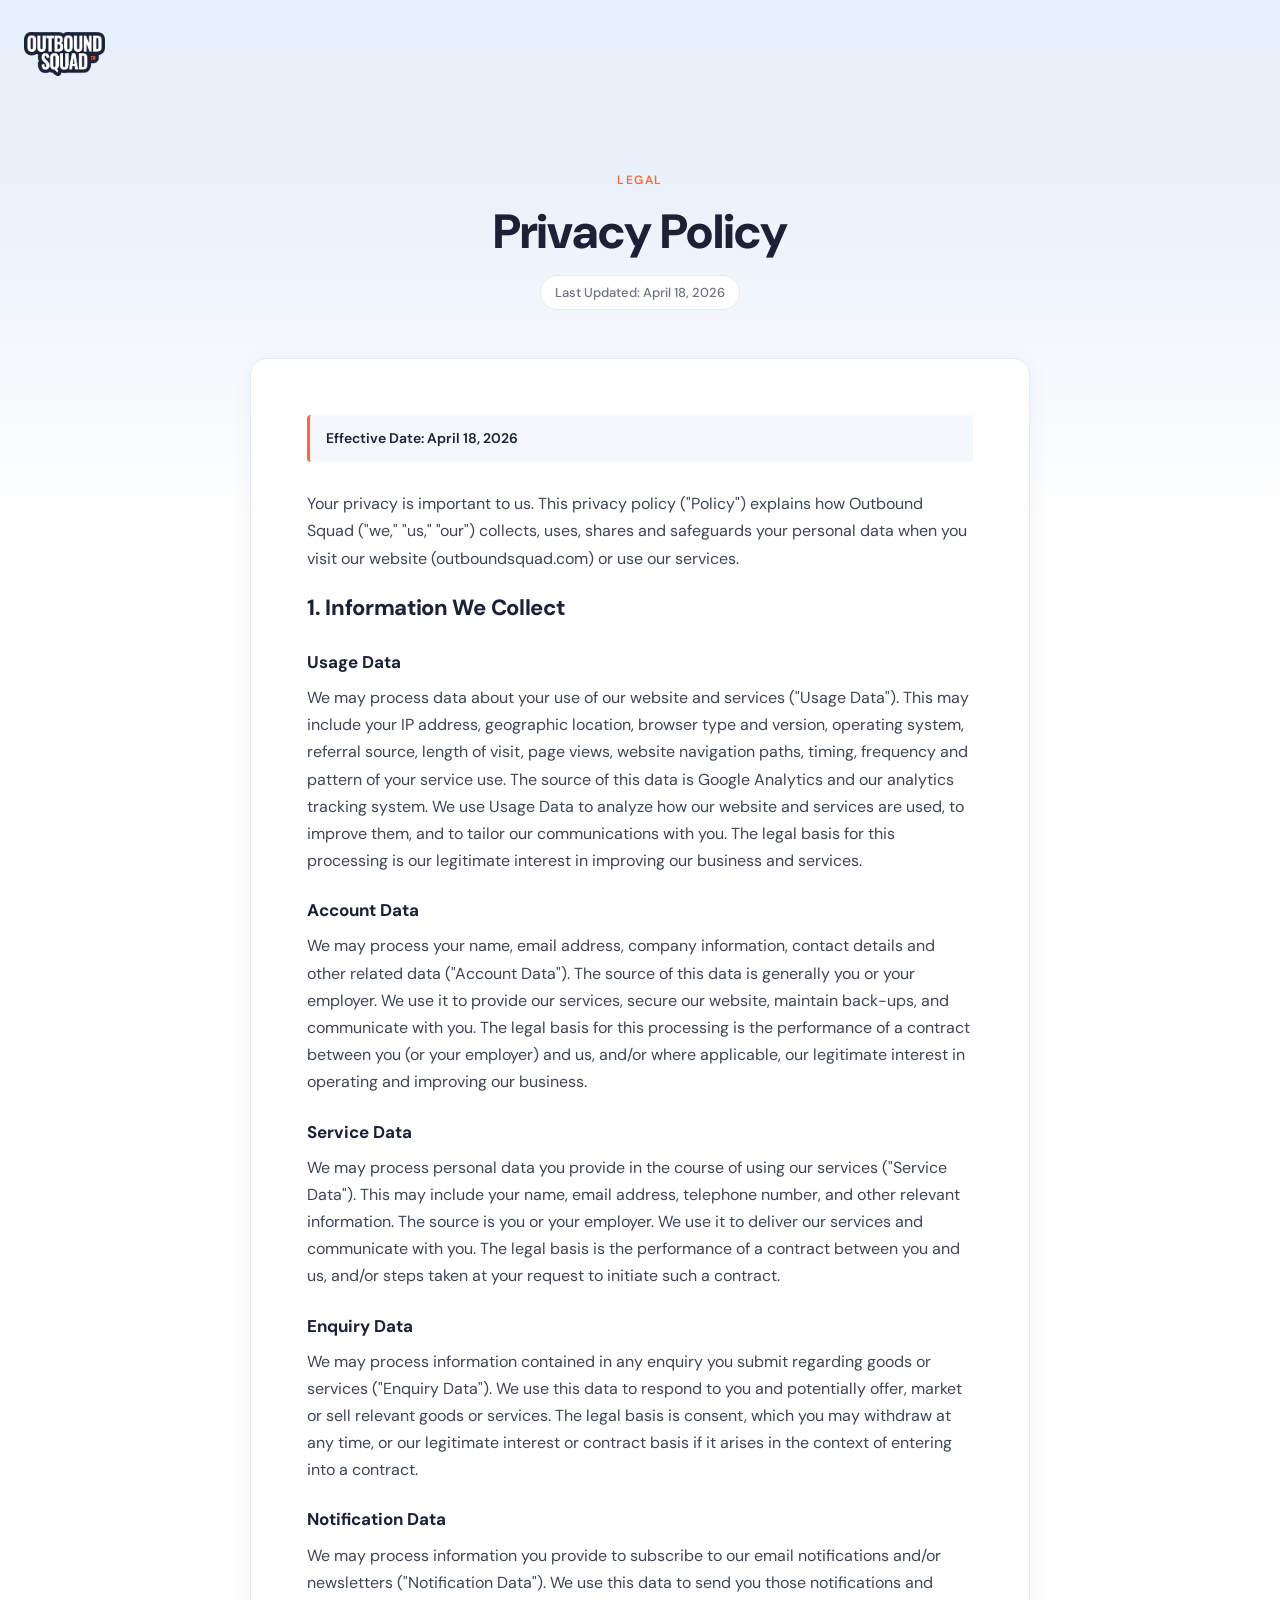
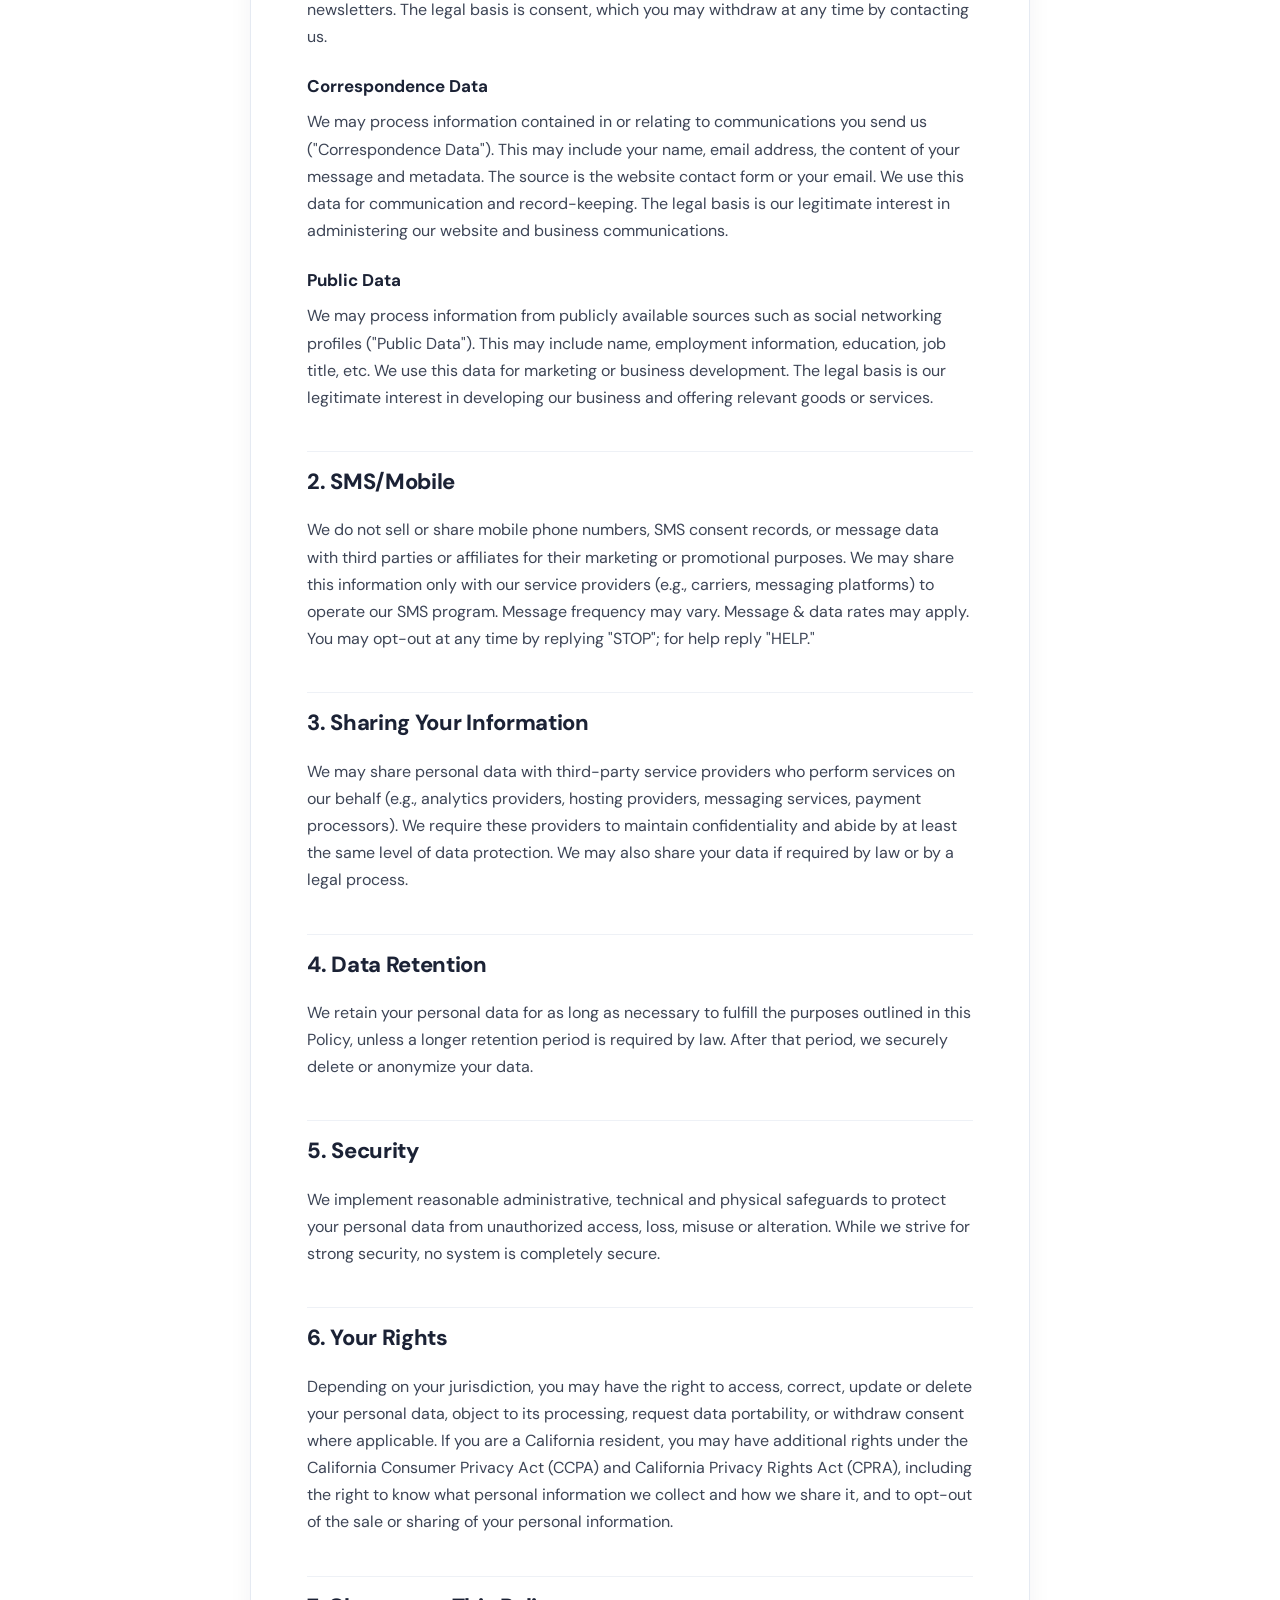
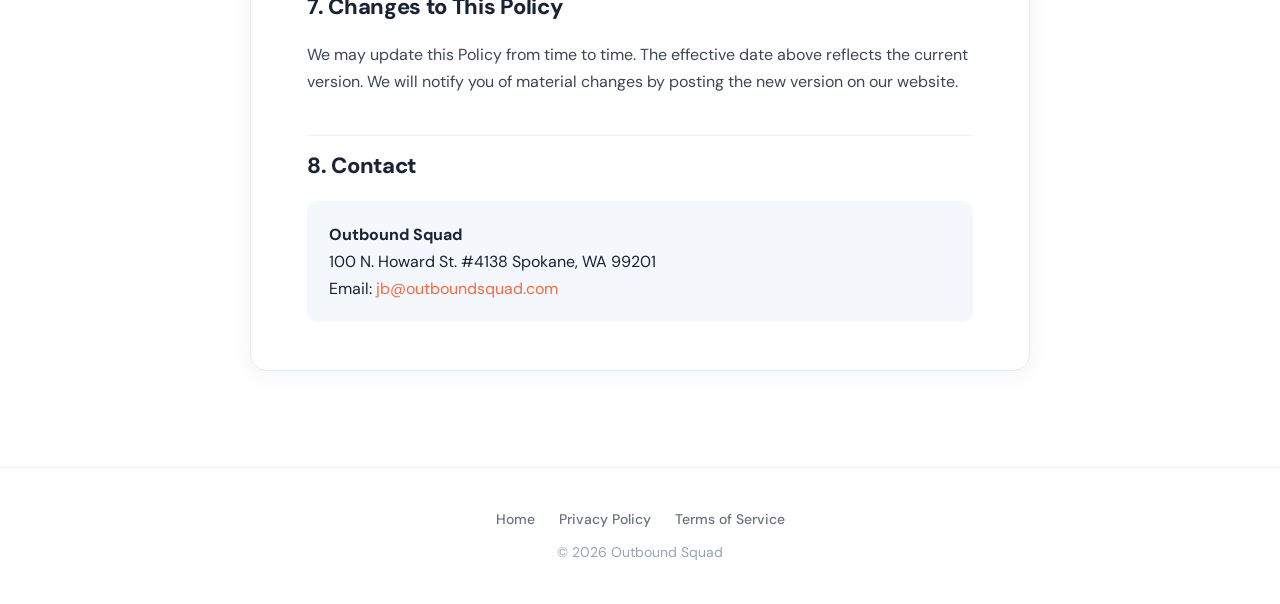
<file: privacy-policy/index.html>
<!DOCTYPE html>
<html lang="en">
<head>
<!-- Google Tag Manager -->
<script>(function(w,d,s,l,i){w[l]=w[l]||[];w[l].push({'gtm.start':
new Date().getTime(),event:'gtm.js'});var f=d.getElementsByTagName(s)[0],
j=d.createElement(s),dl=l!='dataLayer'?'&l='+l:'';j.async=true;j.src=
'https://www.googletagmanager.com/gtm.js?id='+i+dl;f.parentNode.insertBefore(j,f);
})(window,document,'script','dataLayer','GTM-N2TH3J4Z');</script>
<!-- End Google Tag Manager -->

  <meta charset="UTF-8">
  <meta name="viewport" content="width=device-width, initial-scale=1.0">
  <title>Privacy Policy | Outbound Squad</title>
  <meta name="description" content="How Outbound Squad collects, uses, shares and safeguards your personal data.">

  <!-- Favicon -->
  <link rel="icon" type="image/png" href="../favicon.png">

  <!-- Fonts -->
  <link rel="preconnect" href="https://fonts.googleapis.com">
  <link rel="preconnect" href="https://fonts.gstatic.com" crossorigin>
  <link href="https://fonts.googleapis.com/css2?family=DM+Sans:wght@400;500;600;700;800&display=swap" rel="stylesheet">

  <style>
    /* ========================================
       Outbound Squad Legal Page
       Minimal, logo-only header, clean typography
       ======================================== */

    *, *::before, *::after {
      box-sizing: border-box;
      margin: 0;
      padding: 0;
    }

    html {
      -webkit-font-smoothing: antialiased;
      -moz-osx-font-smoothing: grayscale;
    }

    body {
      font-family: 'DM Sans', sans-serif;
      font-weight: 400;
      font-size: 17px;
      line-height: 1.65;
      color: #3d4556;
      background: #FFFFFF;
      min-height: 100vh;
      display: flex;
      flex-direction: column;
    }

    img {
      max-width: 100%;
      height: auto;
      display: block;
    }

    a {
      color: #F86A3E;
      text-decoration: none;
      transition: color 0.2s ease;
    }

    a:hover {
      color: #1B2235;
      text-decoration: underline;
    }

    /* Page background: subtle light blue gradient at top */
    .page-bg {
      background: linear-gradient(180deg, #E6F0FA 0%, #EAF1FA 180px, #FFFFFF 520px);
      flex: 1;
      display: flex;
      flex-direction: column;
    }

    /* Header (logo only, no nav) */
    .site-header {
      padding: 32px 24px;
    }

    .site-header .logo-link {
      display: inline-block;
    }

    .site-header img {
      height: 44px;
      width: auto;
    }

    /* Main container */
    main {
      flex: 1;
      padding: 24px 24px 96px;
    }

    .hero-block {
      max-width: 780px;
      margin: 0 auto 48px;
      text-align: center;
      padding-top: 24px;
    }

    .eyebrow {
      display: inline-block;
      font-size: 12px;
      font-weight: 600;
      letter-spacing: 1.5px;
      text-transform: uppercase;
      color: #F86A3E;
      margin-bottom: 14px;
    }

    .headline {
      font-size: 48px;
      font-weight: 800;
      color: #1B2235;
      line-height: 1.12;
      letter-spacing: -0.8px;
      margin-bottom: 16px;
    }

    .last-updated {
      display: inline-block;
      font-size: 13px;
      font-weight: 500;
      color: #6b7280;
      background: #FFFFFF;
      border: 1px solid #E5EAF2;
      padding: 6px 14px;
      border-radius: 999px;
    }

    /* Legal content card */
    .legal-wrap {
      max-width: 780px;
      margin: 0 auto;
      background: #FFFFFF;
      border: 1px solid #E5EAF2;
      border-radius: 16px;
      padding: 56px 56px 48px;
      box-shadow: 0 4px 24px rgba(27, 34, 53, 0.05);
    }

    .legal-wrap .effective {
      font-size: 14px;
      font-weight: 600;
      color: #1B2235;
      background: #F4F7FB;
      border-left: 3px solid #F86A3E;
      padding: 12px 16px;
      border-radius: 4px;
      margin-bottom: 28px;
    }

    .legal-wrap p {
      font-size: 16px;
      line-height: 1.7;
      color: #3d4556;
      margin: 0 0 18px;
    }

    .legal-wrap h2 {
      font-size: 22px;
      font-weight: 800;
      color: #1B2235;
      letter-spacing: -0.3px;
      margin: 40px 0 16px;
      padding-top: 12px;
      border-top: 1px solid #EEF1F6;
    }

    .legal-wrap h2:first-of-type {
      border-top: 0;
      padding-top: 0;
      margin-top: 8px;
    }

    .legal-wrap h3 {
      font-size: 17px;
      font-weight: 700;
      color: #1B2235;
      margin: 22px 0 8px;
    }

    .legal-wrap ul {
      margin: 0 0 18px 22px;
      padding: 0;
    }

    .legal-wrap ul li {
      font-size: 16px;
      line-height: 1.65;
      color: #3d4556;
      margin-bottom: 6px;
    }

    .legal-wrap strong {
      color: #1B2235;
      font-weight: 700;
    }

    .legal-wrap .contact-block {
      margin-top: 12px;
      padding: 20px 22px;
      background: #F4F7FB;
      border-radius: 10px;
      font-size: 16px;
      line-height: 1.7;
      color: #1B2235;
    }

    /* Footer */
    .site-footer {
      padding: 40px 24px;
      text-align: center;
      font-size: 14px;
      color: #9aa3b2;
      border-top: 1px solid #EEF1F6;
      background: #FFFFFF;
    }

    .site-footer .footer-links {
      margin-bottom: 10px;
    }

    .site-footer a {
      color: #6b7280;
      font-weight: 500;
      margin: 0 10px;
    }

    .site-footer a:hover {
      color: #1B2235;
    }

    /* Responsive */
    @media (max-width: 720px) {
      .headline {
        font-size: 34px;
        letter-spacing: -0.5px;
      }

      .site-header {
        padding: 24px 20px;
      }

      .site-header img {
        height: 38px;
      }

      main {
        padding: 16px 20px 64px;
      }

      .hero-block {
        margin-bottom: 32px;
        padding-top: 8px;
      }

      .legal-wrap {
        padding: 28px 22px 28px;
        border-radius: 12px;
      }

      .legal-wrap p,
      .legal-wrap ul li {
        font-size: 15.5px;
      }

      .legal-wrap h2 {
        font-size: 19px;
        margin-top: 32px;
      }
    }
  </style>
  <!-- Magellan AI tracking pixel (iHeartMedia radio + podcast attribution) -->
  <script>
    (function(w, d, n){
        if (w.MAI) return;
        w.MAI = w.MAI || {emit: function() {(w.MAI.q = w.MAI.q || []).push(arguments);}};
        var e = d.createElement(n);
        e.async = 1;
        e.src = 'https://cdn.mgln.ai/pixel.min.js';
        var s = d.getElementsByTagName(n)[0];
        s.parentNode.insertBefore(e, s);
    })(window, document, 'script');
    MAI.emit('conf', '019e46ce8ab271c392fbd39cb44a87c6');
    MAI.emit('view');
  </script>
</head>
<body>
<!-- Google Tag Manager (noscript) -->
<noscript><iframe src="https://www.googletagmanager.com/ns.html?id=GTM-N2TH3J4Z"
height="0" width="0" style="display:none;visibility:hidden"></iframe></noscript>
<!-- End Google Tag Manager (noscript) -->

  <div class="page-bg">
    <header class="site-header">
      <a href="/" class="logo-link" aria-label="Outbound Squad home">
        <img src="../logo.png" alt="Outbound Squad">
      </a>
    </header>

    <main>
      <section class="hero-block">
        <div class="eyebrow">Legal</div>
        <h1 class="headline">Privacy Policy</h1>
        <div class="last-updated">Last Updated: April 18, 2026</div>
      </section>

      <article class="legal-wrap">
        <div class="effective">Effective Date: April 18, 2026</div>

        <p>Your privacy is important to us. This privacy policy ("Policy") explains how Outbound Squad ("we," "us," "our") collects, uses, shares and safeguards your personal data when you visit our website (outboundsquad.com) or use our services.</p>

        <h2>1. Information We Collect</h2>

        <h3>Usage Data</h3>
        <p>We may process data about your use of our website and services ("Usage Data"). This may include your IP address, geographic location, browser type and version, operating system, referral source, length of visit, page views, website navigation paths, timing, frequency and pattern of your service use. The source of this data is Google Analytics and our analytics tracking system. We use Usage Data to analyze how our website and services are used, to improve them, and to tailor our communications with you. The legal basis for this processing is our legitimate interest in improving our business and services.</p>

        <h3>Account Data</h3>
        <p>We may process your name, email address, company information, contact details and other related data ("Account Data"). The source of this data is generally you or your employer. We use it to provide our services, secure our website, maintain back-ups, and communicate with you. The legal basis for this processing is the performance of a contract between you (or your employer) and us, and/or where applicable, our legitimate interest in operating and improving our business.</p>

        <h3>Service Data</h3>
        <p>We may process personal data you provide in the course of using our services ("Service Data"). This may include your name, email address, telephone number, and other relevant information. The source is you or your employer. We use it to deliver our services and communicate with you. The legal basis is the performance of a contract between you and us, and/or steps taken at your request to initiate such a contract.</p>

        <h3>Enquiry Data</h3>
        <p>We may process information contained in any enquiry you submit regarding goods or services ("Enquiry Data"). We use this data to respond to you and potentially offer, market or sell relevant goods or services. The legal basis is consent, which you may withdraw at any time, or our legitimate interest or contract basis if it arises in the context of entering into a contract.</p>

        <h3>Notification Data</h3>
        <p>We may process information you provide to subscribe to our email notifications and/or newsletters ("Notification Data"). We use this data to send you those notifications and newsletters. The legal basis is consent, which you may withdraw at any time by contacting us.</p>

        <h3>Correspondence Data</h3>
        <p>We may process information contained in or relating to communications you send us ("Correspondence Data"). This may include your name, email address, the content of your message and metadata. The source is the website contact form or your email. We use this data for communication and record-keeping. The legal basis is our legitimate interest in administering our website and business communications.</p>

        <h3>Public Data</h3>
        <p>We may process information from publicly available sources such as social networking profiles ("Public Data"). This may include name, employment information, education, job title, etc. We use this data for marketing or business development. The legal basis is our legitimate interest in developing our business and offering relevant goods or services.</p>

        <h2>2. SMS/Mobile</h2>
        <p>We do not sell or share mobile phone numbers, SMS consent records, or message data with third parties or affiliates for their marketing or promotional purposes. We may share this information only with our service providers (e.g., carriers, messaging platforms) to operate our SMS program. Message frequency may vary. Message &amp; data rates may apply. You may opt-out at any time by replying "STOP"; for help reply "HELP."</p>

        <h2>3. Sharing Your Information</h2>
        <p>We may share personal data with third-party service providers who perform services on our behalf (e.g., analytics providers, hosting providers, messaging services, payment processors). We require these providers to maintain confidentiality and abide by at least the same level of data protection. We may also share your data if required by law or by a legal process.</p>

        <h2>4. Data Retention</h2>
        <p>We retain your personal data for as long as necessary to fulfill the purposes outlined in this Policy, unless a longer retention period is required by law. After that period, we securely delete or anonymize your data.</p>

        <h2>5. Security</h2>
        <p>We implement reasonable administrative, technical and physical safeguards to protect your personal data from unauthorized access, loss, misuse or alteration. While we strive for strong security, no system is completely secure.</p>

        <h2>6. Your Rights</h2>
        <p>Depending on your jurisdiction, you may have the right to access, correct, update or delete your personal data, object to its processing, request data portability, or withdraw consent where applicable. If you are a California resident, you may have additional rights under the California Consumer Privacy Act (CCPA) and California Privacy Rights Act (CPRA), including the right to know what personal information we collect and how we share it, and to opt-out of the sale or sharing of your personal information.</p>

        <h2>7. Changes to This Policy</h2>
        <p>We may update this Policy from time to time. The effective date above reflects the current version. We will notify you of material changes by posting the new version on our website.</p>

        <h2>8. Contact</h2>
        <div class="contact-block">
          <strong>Outbound Squad</strong><br>
          100 N. Howard St. #4138 Spokane, WA 99201<br>
          Email: <a href="mailto:jb@outboundsquad.com">jb@outboundsquad.com</a>
        </div>
      </article>
    </main>
  </div>

  <footer class="site-footer">
    <div class="footer-links">
      <a href="/">Home</a>
      <a href="/privacy-policy/">Privacy Policy</a>
      <a href="/terms-of-service/">Terms of Service</a>
    </div>
    <div>&copy; 2026 Outbound Squad</div>
  </footer>
</body>
</html>
</file>
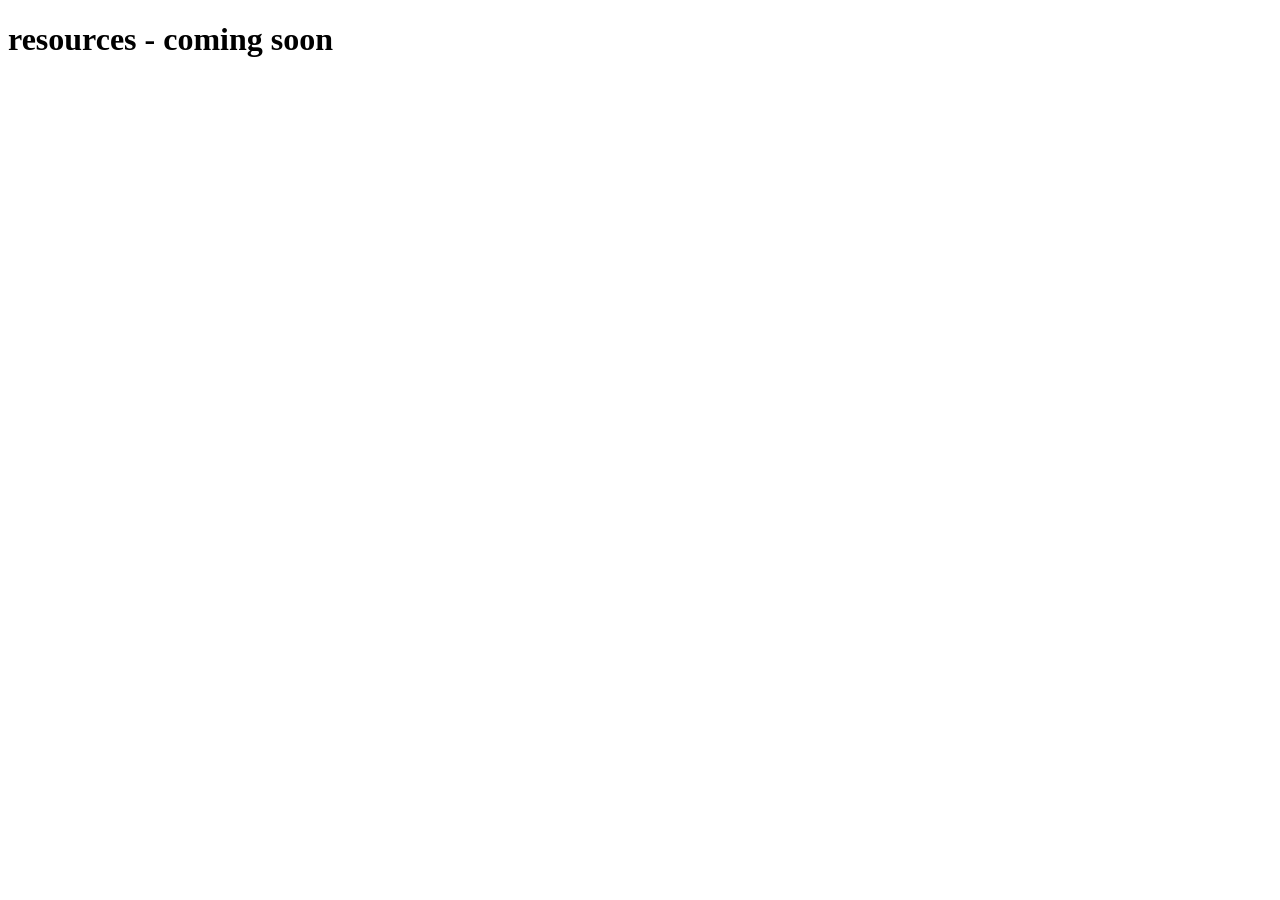
<file: resources/index.html>
<!DOCTYPE html>
<html lang="en">
<head>
<!-- Google Tag Manager -->
<script>(function(w,d,s,l,i){w[l]=w[l]||[];w[l].push({'gtm.start':
new Date().getTime(),event:'gtm.js'});var f=d.getElementsByTagName(s)[0],
j=d.createElement(s),dl=l!='dataLayer'?'&l='+l:'';j.async=true;j.src=
'https://www.googletagmanager.com/gtm.js?id='+i+dl;f.parentNode.insertBefore(j,f);
})(window,document,'script','dataLayer','GTM-N2TH3J4Z');</script>
<!-- End Google Tag Manager -->

  <meta charset="UTF-8">
  <meta name="viewport" content="width=device-width, initial-scale=1.0">
  <title>Outbound Squad | resources</title>
  <link rel="icon" type="image/png" href="/favicon.png">
  <meta name="robots" content="noindex, nofollow">
</head>
<body>
<!-- Google Tag Manager (noscript) -->
<noscript><iframe src="https://www.googletagmanager.com/ns.html?id=GTM-N2TH3J4Z"
height="0" width="0" style="display:none;visibility:hidden"></iframe></noscript>
<!-- End Google Tag Manager (noscript) -->

  <h1>resources - coming soon</h1>
</body>
</html>
</file>
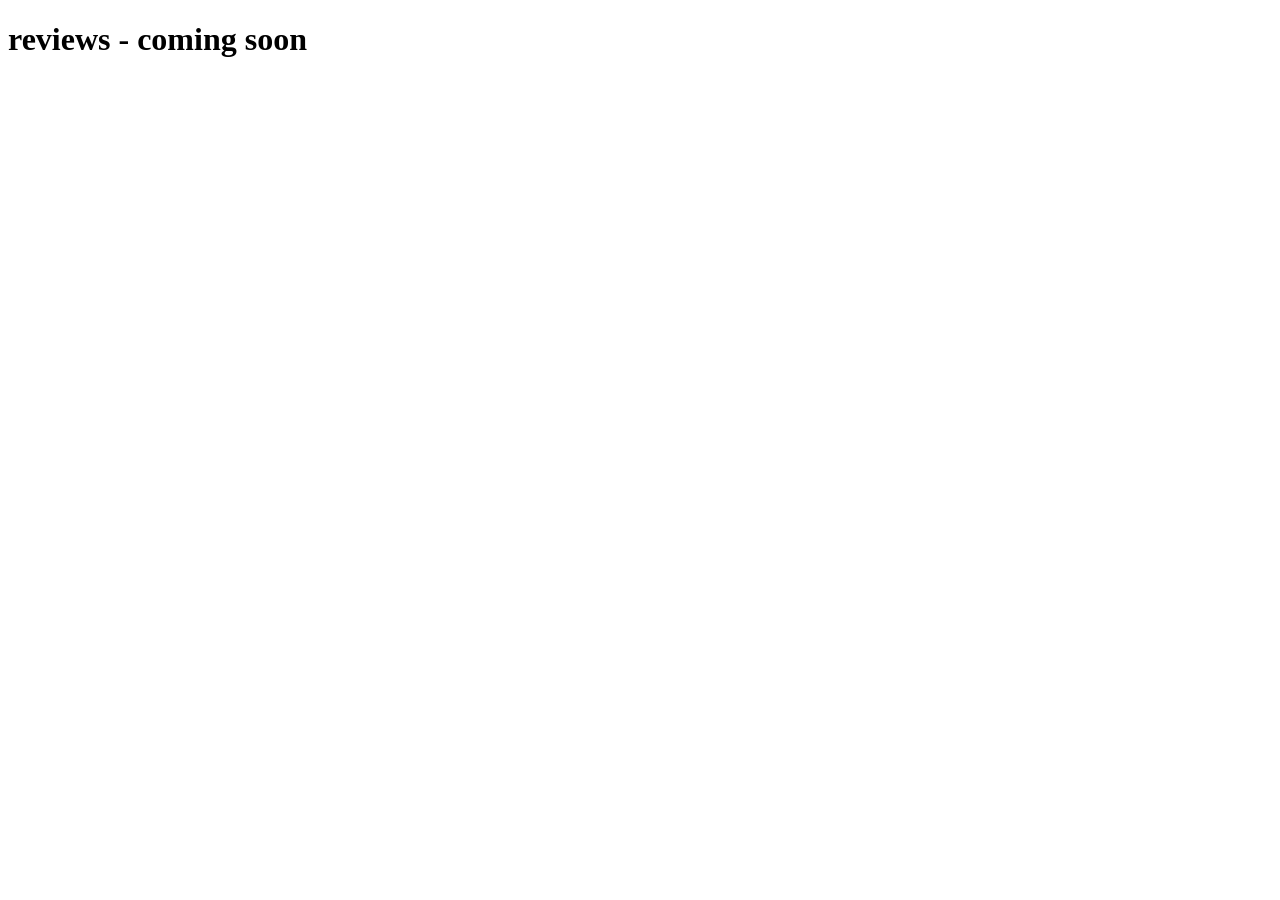
<file: reviews/index.html>
<!DOCTYPE html>
<html lang="en">
<head>
<!-- Google Tag Manager -->
<script>(function(w,d,s,l,i){w[l]=w[l]||[];w[l].push({'gtm.start':
new Date().getTime(),event:'gtm.js'});var f=d.getElementsByTagName(s)[0],
j=d.createElement(s),dl=l!='dataLayer'?'&l='+l:'';j.async=true;j.src=
'https://www.googletagmanager.com/gtm.js?id='+i+dl;f.parentNode.insertBefore(j,f);
})(window,document,'script','dataLayer','GTM-N2TH3J4Z');</script>
<!-- End Google Tag Manager -->

  <meta charset="UTF-8">
  <meta name="viewport" content="width=device-width, initial-scale=1.0">
  <title>Outbound Squad | reviews</title>
  <link rel="icon" type="image/png" href="/favicon.png">
  <meta name="robots" content="noindex, nofollow">
</head>
<body>
<!-- Google Tag Manager (noscript) -->
<noscript><iframe src="https://www.googletagmanager.com/ns.html?id=GTM-N2TH3J4Z"
height="0" width="0" style="display:none;visibility:hidden"></iframe></noscript>
<!-- End Google Tag Manager (noscript) -->

  <h1>reviews - coming soon</h1>
</body>
</html>
</file>
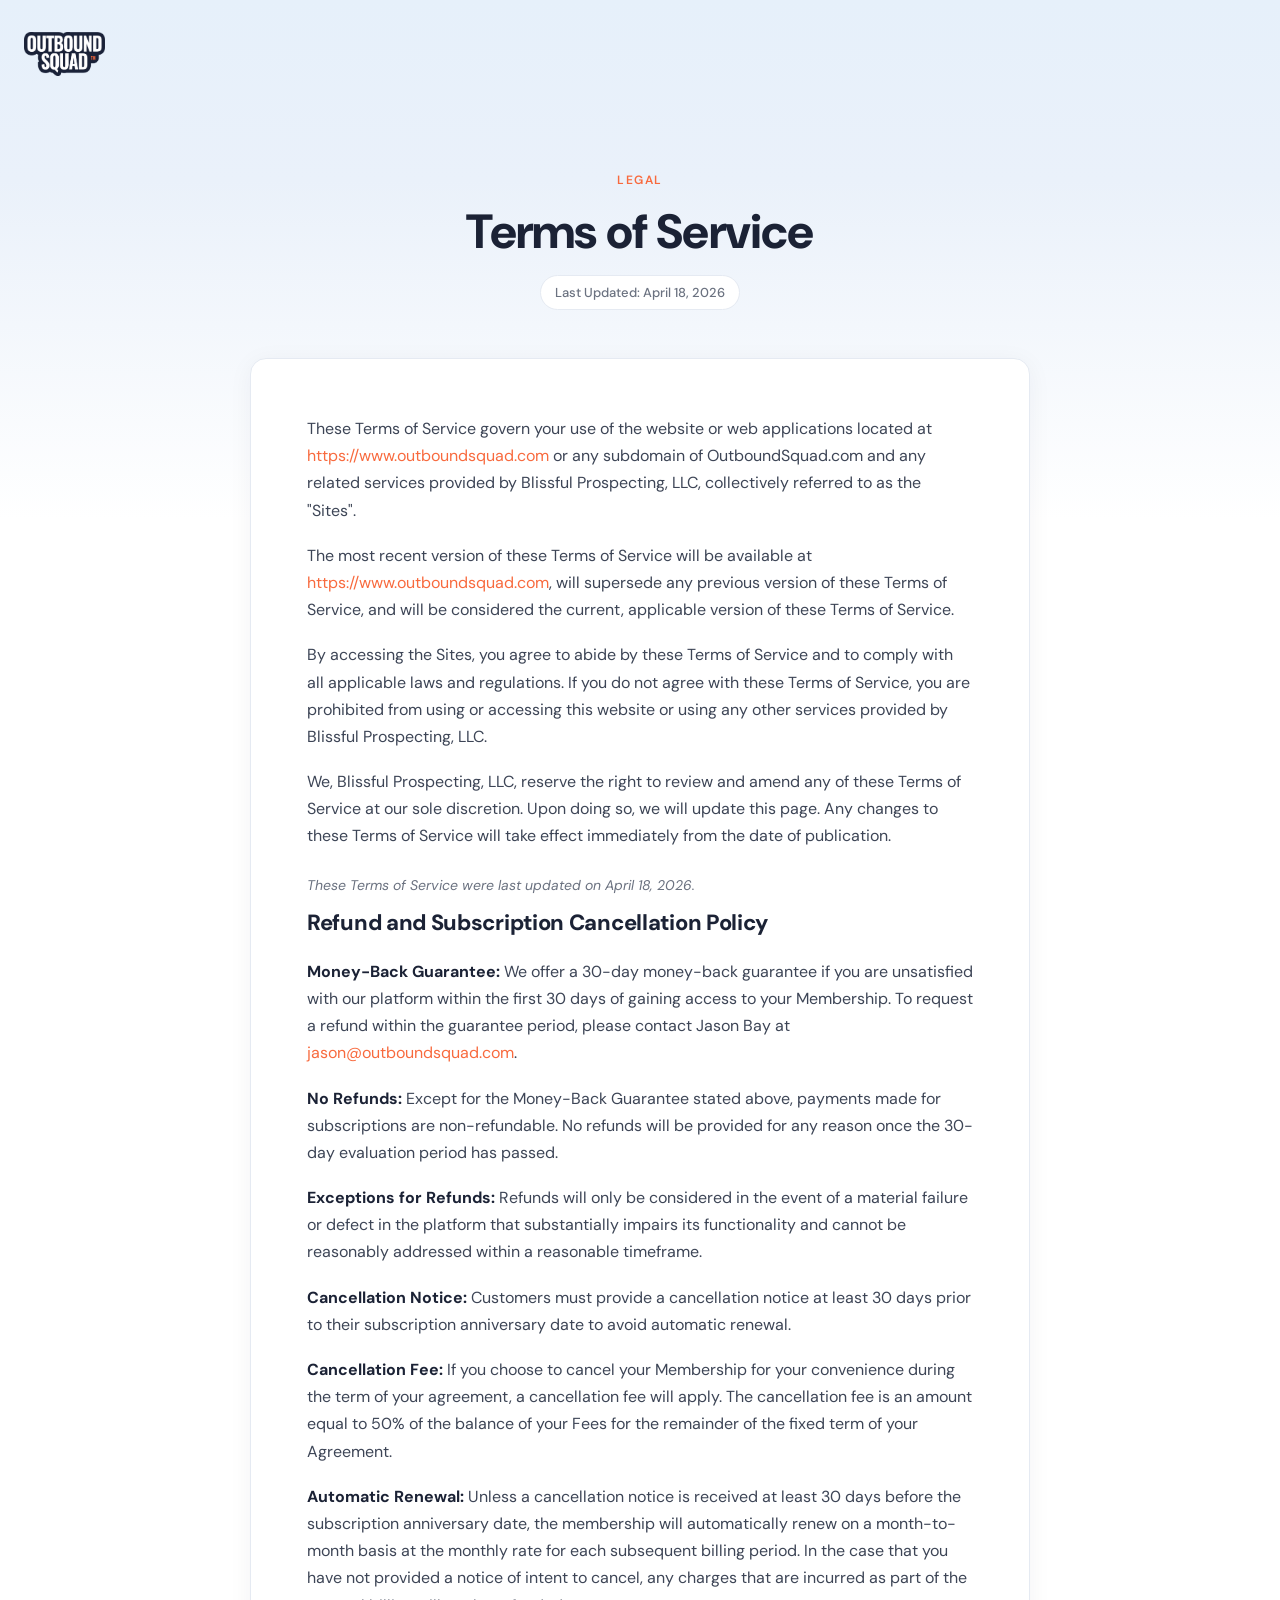
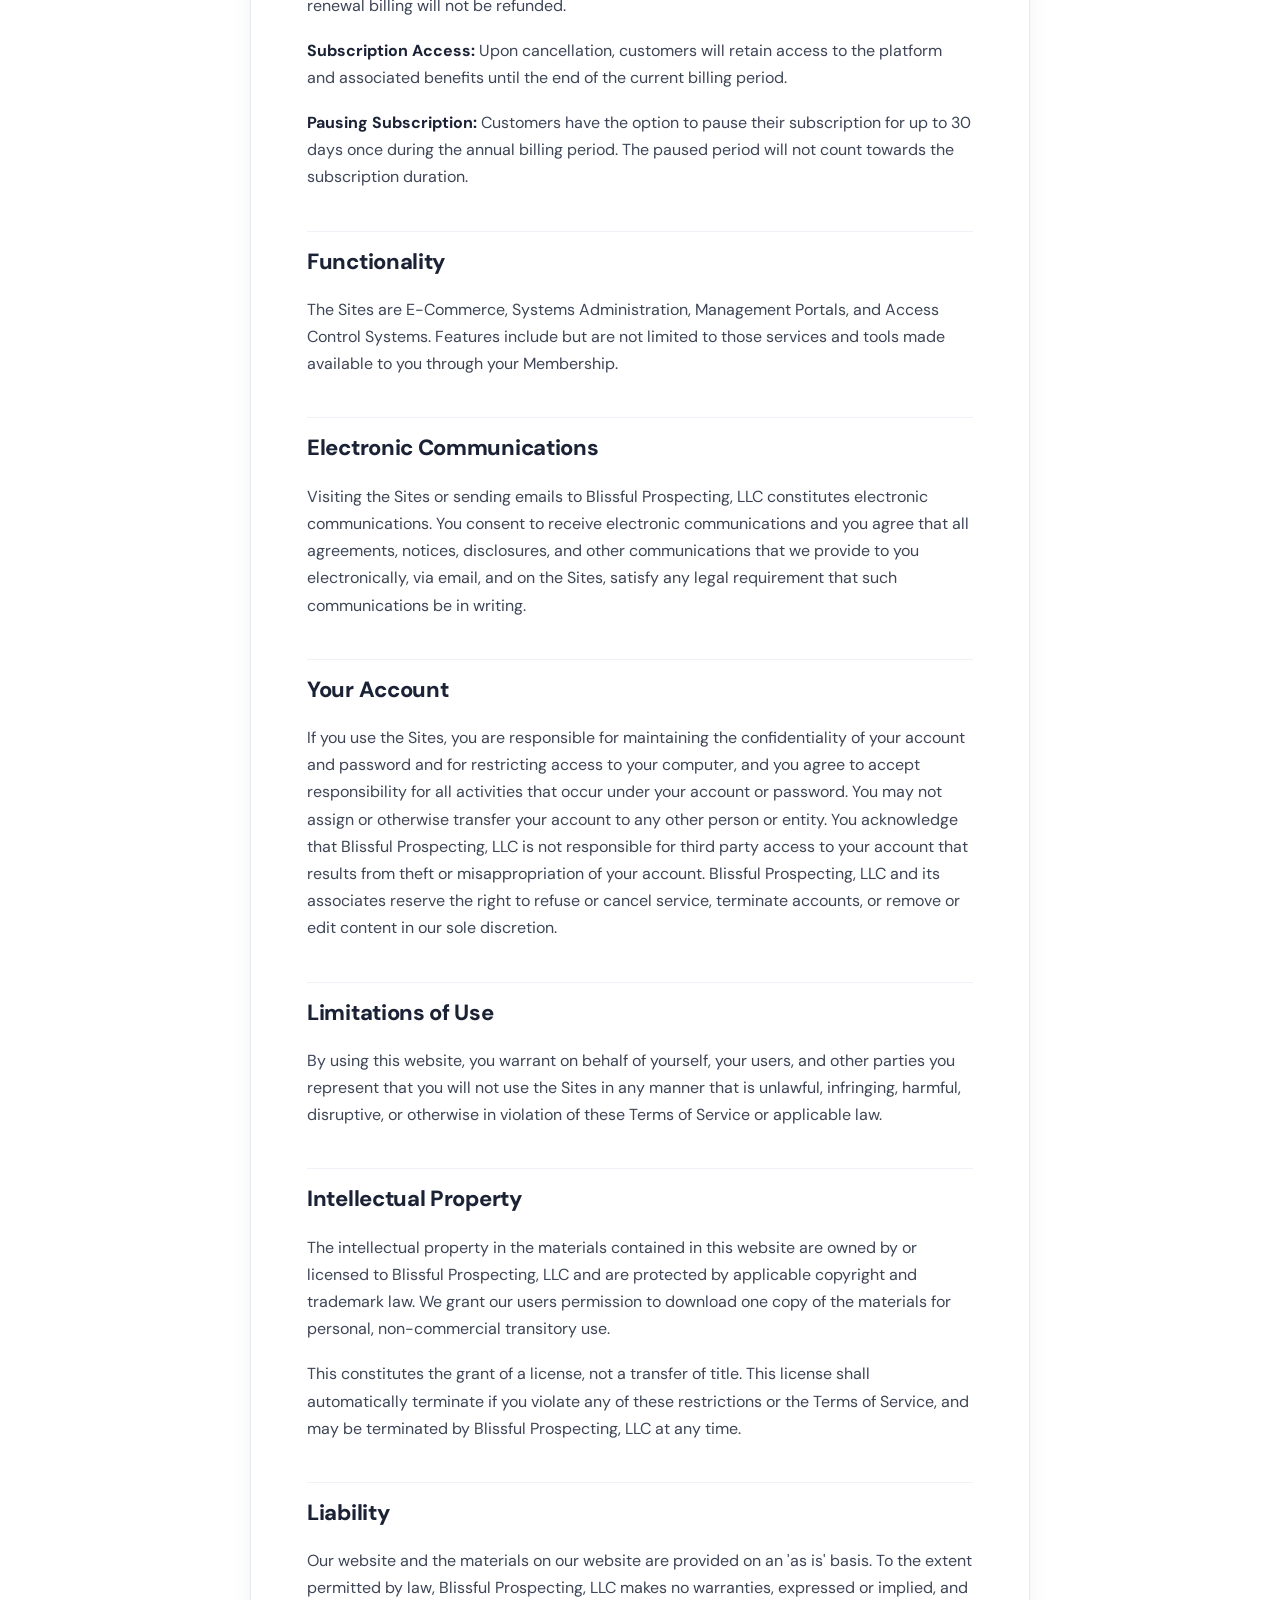
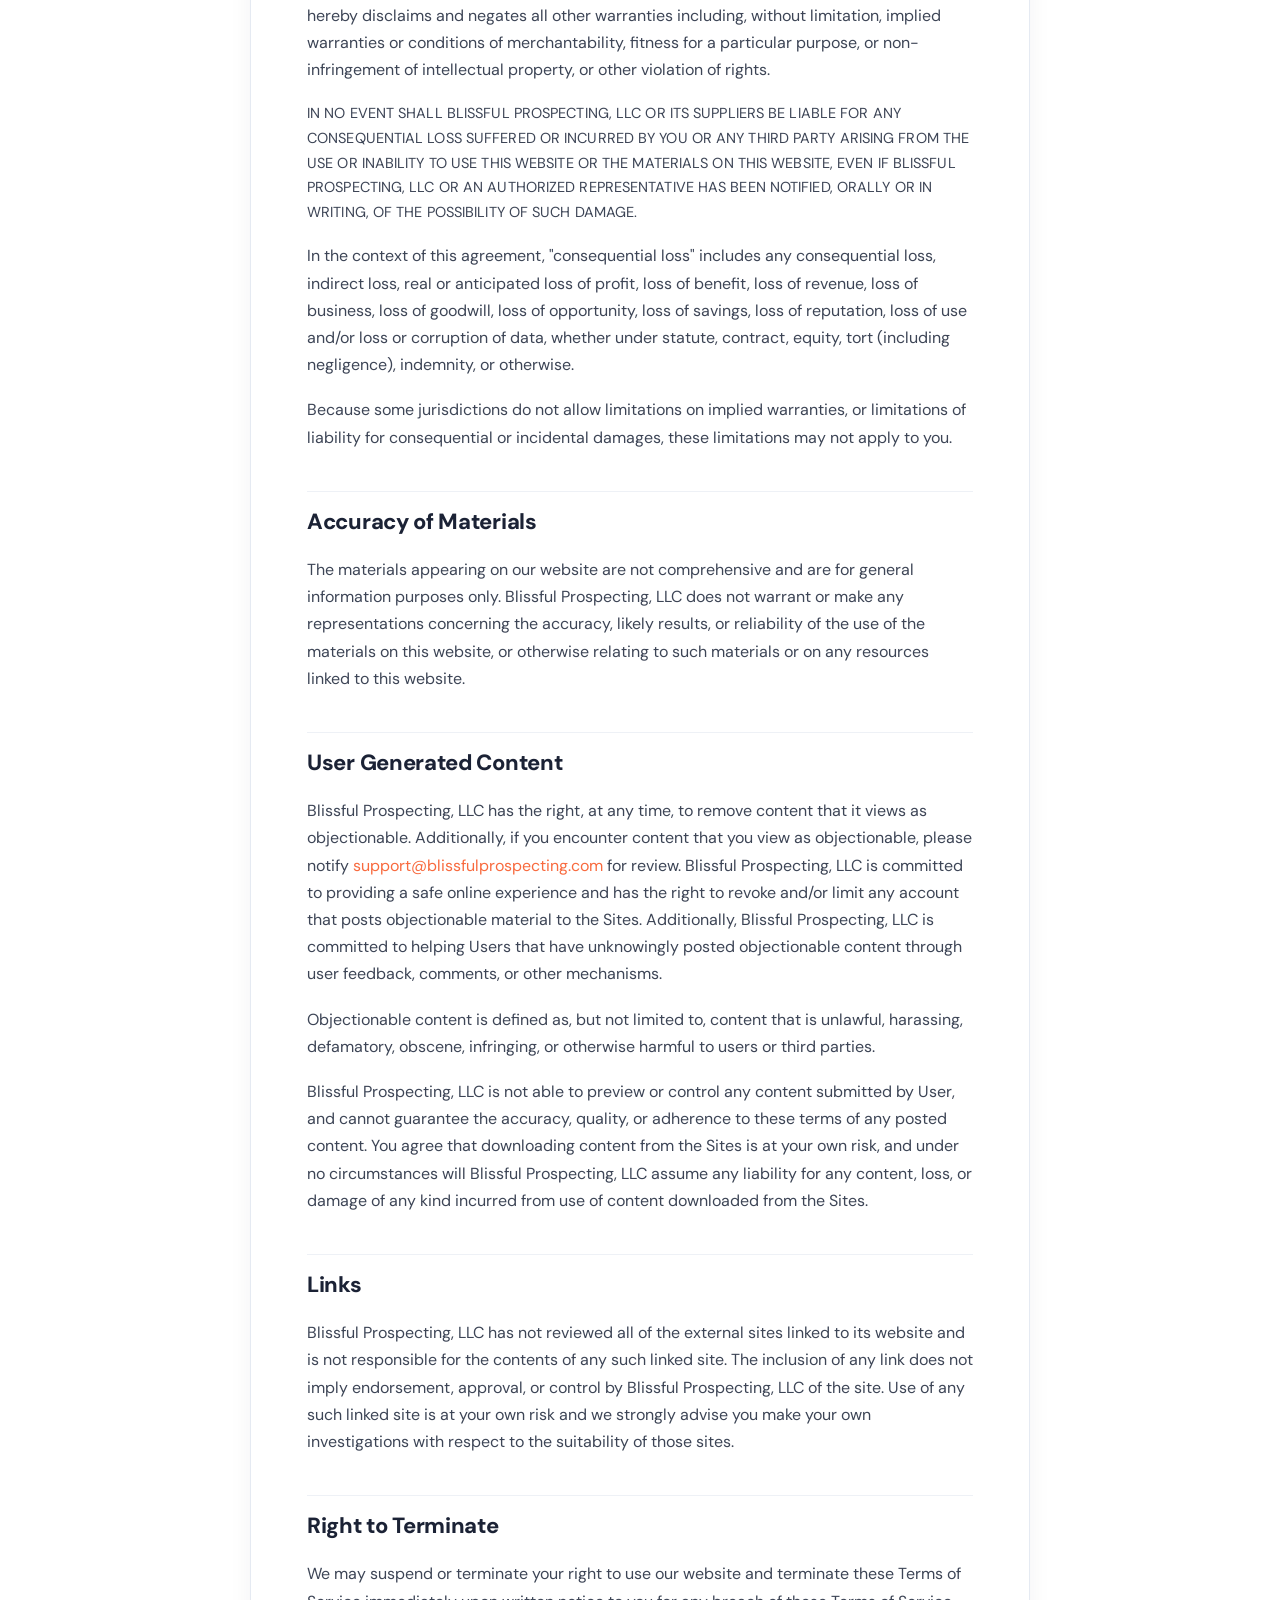
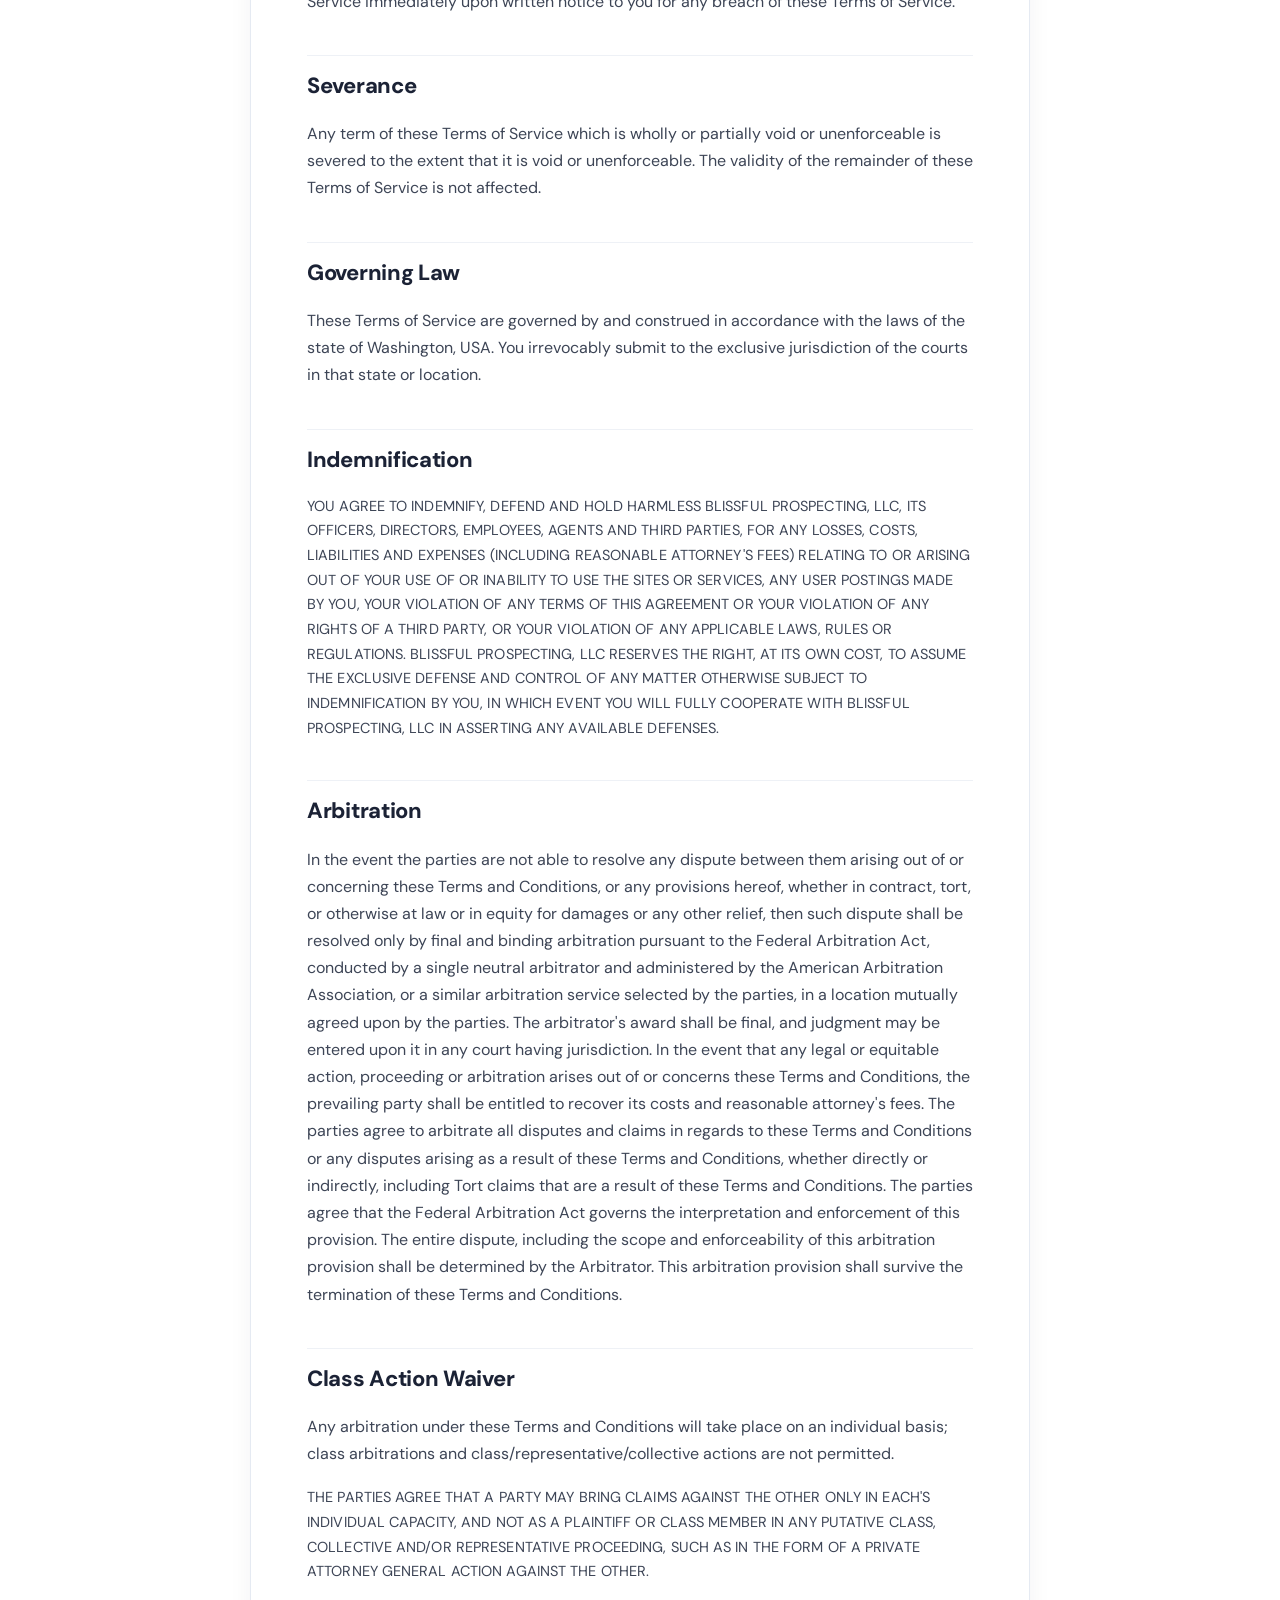
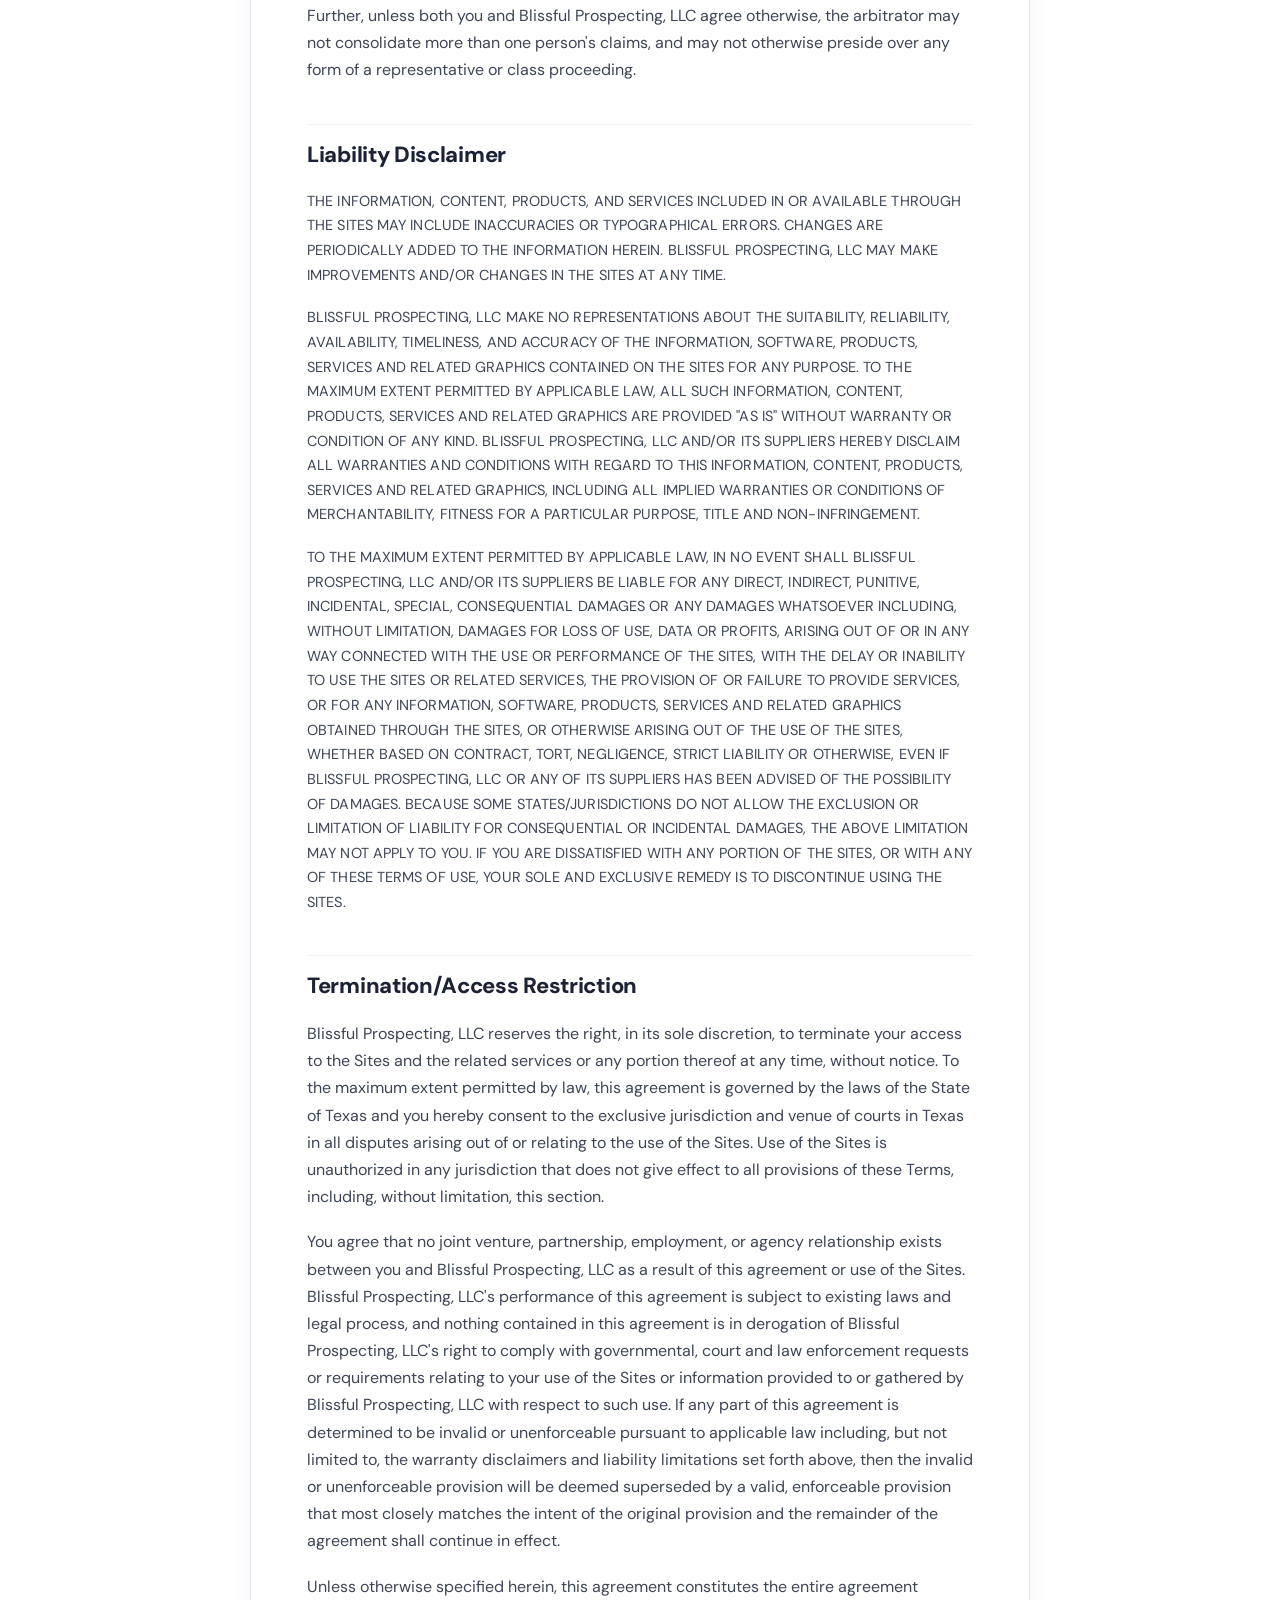
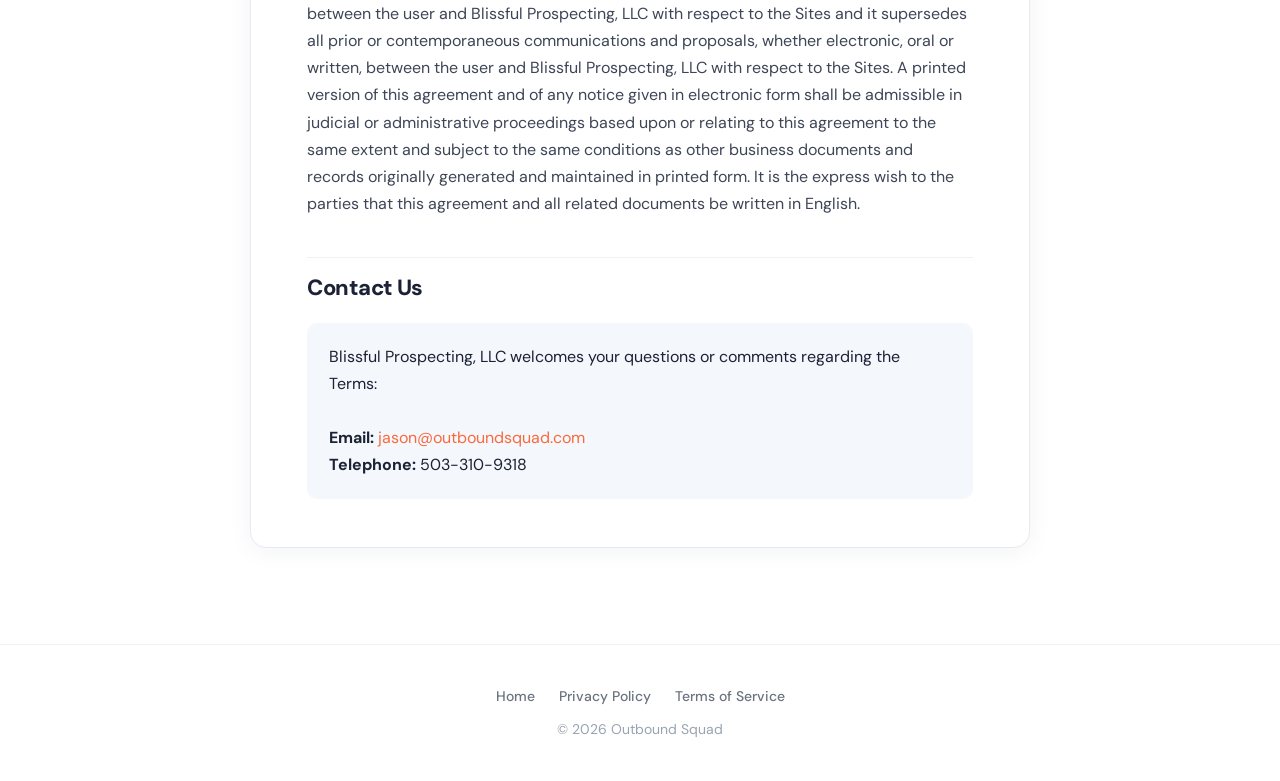
<file: terms-of-service/index.html>
<!DOCTYPE html>
<html lang="en">
<head>
<!-- Google Tag Manager -->
<script>(function(w,d,s,l,i){w[l]=w[l]||[];w[l].push({'gtm.start':
new Date().getTime(),event:'gtm.js'});var f=d.getElementsByTagName(s)[0],
j=d.createElement(s),dl=l!='dataLayer'?'&l='+l:'';j.async=true;j.src=
'https://www.googletagmanager.com/gtm.js?id='+i+dl;f.parentNode.insertBefore(j,f);
})(window,document,'script','dataLayer','GTM-N2TH3J4Z');</script>
<!-- End Google Tag Manager -->

  <meta charset="UTF-8">
  <meta name="viewport" content="width=device-width, initial-scale=1.0">
  <title>Terms of Service | Outbound Squad</title>
  <meta name="description" content="Terms of service for the Outbound Squad website and services.">

  <!-- Favicon -->
  <link rel="icon" type="image/png" href="../favicon.png">

  <!-- Fonts -->
  <link rel="preconnect" href="https://fonts.googleapis.com">
  <link rel="preconnect" href="https://fonts.gstatic.com" crossorigin>
  <link href="https://fonts.googleapis.com/css2?family=DM+Sans:wght@400;500;600;700;800&display=swap" rel="stylesheet">

  <style>
    /* ========================================
       Outbound Squad Legal Page
       Minimal, logo-only header, clean typography
       ======================================== */

    *, *::before, *::after {
      box-sizing: border-box;
      margin: 0;
      padding: 0;
    }

    html {
      -webkit-font-smoothing: antialiased;
      -moz-osx-font-smoothing: grayscale;
    }

    body {
      font-family: 'DM Sans', sans-serif;
      font-weight: 400;
      font-size: 17px;
      line-height: 1.65;
      color: #3d4556;
      background: #FFFFFF;
      min-height: 100vh;
      display: flex;
      flex-direction: column;
    }

    img {
      max-width: 100%;
      height: auto;
      display: block;
    }

    a {
      color: #F86A3E;
      text-decoration: none;
      transition: color 0.2s ease;
      word-break: break-word;
    }

    a:hover {
      color: #1B2235;
      text-decoration: underline;
    }

    /* Page background: subtle light blue gradient at top */
    .page-bg {
      background: linear-gradient(180deg, #E6F0FA 0%, #EAF1FA 180px, #FFFFFF 520px);
      flex: 1;
      display: flex;
      flex-direction: column;
    }

    /* Header (logo only, no nav) */
    .site-header {
      padding: 32px 24px;
    }

    .site-header .logo-link {
      display: inline-block;
    }

    .site-header img {
      height: 44px;
      width: auto;
    }

    /* Main container */
    main {
      flex: 1;
      padding: 24px 24px 96px;
    }

    .hero-block {
      max-width: 780px;
      margin: 0 auto 48px;
      text-align: center;
      padding-top: 24px;
    }

    .eyebrow {
      display: inline-block;
      font-size: 12px;
      font-weight: 600;
      letter-spacing: 1.5px;
      text-transform: uppercase;
      color: #F86A3E;
      margin-bottom: 14px;
    }

    .headline {
      font-size: 48px;
      font-weight: 800;
      color: #1B2235;
      line-height: 1.12;
      letter-spacing: -0.8px;
      margin-bottom: 16px;
    }

    .last-updated {
      display: inline-block;
      font-size: 13px;
      font-weight: 500;
      color: #6b7280;
      background: #FFFFFF;
      border: 1px solid #E5EAF2;
      padding: 6px 14px;
      border-radius: 999px;
    }

    /* Legal content card */
    .legal-wrap {
      max-width: 780px;
      margin: 0 auto;
      background: #FFFFFF;
      border: 1px solid #E5EAF2;
      border-radius: 16px;
      padding: 56px 56px 48px;
      box-shadow: 0 4px 24px rgba(27, 34, 53, 0.05);
    }

    .legal-wrap p {
      font-size: 16px;
      line-height: 1.7;
      color: #3d4556;
      margin: 0 0 18px;
    }

    .legal-wrap h2 {
      font-size: 22px;
      font-weight: 800;
      color: #1B2235;
      letter-spacing: -0.3px;
      margin: 40px 0 16px;
      padding-top: 12px;
      border-top: 1px solid #EEF1F6;
    }

    .legal-wrap h2:first-of-type {
      border-top: 0;
      padding-top: 0;
      margin-top: 8px;
    }

    .legal-wrap h3 {
      font-size: 17px;
      font-weight: 700;
      color: #1B2235;
      margin: 22px 0 8px;
    }

    .legal-wrap ul {
      margin: 0 0 18px 22px;
      padding: 0;
    }

    .legal-wrap ul li {
      font-size: 16px;
      line-height: 1.65;
      color: #3d4556;
      margin-bottom: 6px;
    }

    .legal-wrap strong {
      color: #1B2235;
      font-weight: 700;
    }

    .legal-wrap .uppercase-clause {
      font-size: 14.5px;
      line-height: 1.7;
      letter-spacing: 0.1px;
    }

    .legal-wrap .contact-block {
      margin-top: 12px;
      padding: 20px 22px;
      background: #F4F7FB;
      border-radius: 10px;
      font-size: 16px;
      line-height: 1.7;
      color: #1B2235;
    }

    .legal-wrap .meta-line {
      font-size: 14px;
      color: #6b7280;
      font-style: italic;
      margin: 24px 0 8px;
    }

    /* Footer */
    .site-footer {
      padding: 40px 24px;
      text-align: center;
      font-size: 14px;
      color: #9aa3b2;
      border-top: 1px solid #EEF1F6;
      background: #FFFFFF;
    }

    .site-footer .footer-links {
      margin-bottom: 10px;
    }

    .site-footer a {
      color: #6b7280;
      font-weight: 500;
      margin: 0 10px;
    }

    .site-footer a:hover {
      color: #1B2235;
    }

    /* Responsive */
    @media (max-width: 720px) {
      .headline {
        font-size: 34px;
        letter-spacing: -0.5px;
      }

      .site-header {
        padding: 24px 20px;
      }

      .site-header img {
        height: 38px;
      }

      main {
        padding: 16px 20px 64px;
      }

      .hero-block {
        margin-bottom: 32px;
        padding-top: 8px;
      }

      .legal-wrap {
        padding: 28px 22px 28px;
        border-radius: 12px;
      }

      .legal-wrap p,
      .legal-wrap ul li {
        font-size: 15.5px;
      }

      .legal-wrap h2 {
        font-size: 19px;
        margin-top: 32px;
      }

      .legal-wrap .uppercase-clause {
        font-size: 13.5px;
      }
    }
  </style>
  <!-- Magellan AI tracking pixel (iHeartMedia radio + podcast attribution) -->
  <script>
    (function(w, d, n){
        if (w.MAI) return;
        w.MAI = w.MAI || {emit: function() {(w.MAI.q = w.MAI.q || []).push(arguments);}};
        var e = d.createElement(n);
        e.async = 1;
        e.src = 'https://cdn.mgln.ai/pixel.min.js';
        var s = d.getElementsByTagName(n)[0];
        s.parentNode.insertBefore(e, s);
    })(window, document, 'script');
    MAI.emit('conf', '019e46ce8ab271c392fbd39cb44a87c6');
    MAI.emit('view');
  </script>
</head>
<body>
<!-- Google Tag Manager (noscript) -->
<noscript><iframe src="https://www.googletagmanager.com/ns.html?id=GTM-N2TH3J4Z"
height="0" width="0" style="display:none;visibility:hidden"></iframe></noscript>
<!-- End Google Tag Manager (noscript) -->

  <div class="page-bg">
    <header class="site-header">
      <a href="/" class="logo-link" aria-label="Outbound Squad home">
        <img src="../logo.png" alt="Outbound Squad">
      </a>
    </header>

    <main>
      <section class="hero-block">
        <div class="eyebrow">Legal</div>
        <h1 class="headline">Terms of Service</h1>
        <div class="last-updated">Last Updated: April 18, 2026</div>
      </section>

      <article class="legal-wrap">
        <p>These Terms of Service govern your use of the website or web applications located at <a href="https://www.outboundsquad.com">https://www.outboundsquad.com</a> or any subdomain of OutboundSquad.com and any related services provided by Blissful Prospecting, LLC, collectively referred to as the "Sites".</p>

        <p>The most recent version of these Terms of Service will be available at <a href="https://www.outboundsquad.com">https://www.outboundsquad.com</a>, will supersede any previous version of these Terms of Service, and will be considered the current, applicable version of these Terms of Service.</p>

        <p>By accessing the Sites, you agree to abide by these Terms of Service and to comply with all applicable laws and regulations. If you do not agree with these Terms of Service, you are prohibited from using or accessing this website or using any other services provided by Blissful Prospecting, LLC.</p>

        <p>We, Blissful Prospecting, LLC, reserve the right to review and amend any of these Terms of Service at our sole discretion. Upon doing so, we will update this page. Any changes to these Terms of Service will take effect immediately from the date of publication.</p>

        <p class="meta-line">These Terms of Service were last updated on April 18, 2026.</p>

        <h2>Refund and Subscription Cancellation Policy</h2>

        <p><strong>Money-Back Guarantee:</strong> We offer a 30-day money-back guarantee if you are unsatisfied with our platform within the first 30 days of gaining access to your Membership. To request a refund within the guarantee period, please contact Jason Bay at <a href="mailto:jason@outboundsquad.com">jason@outboundsquad.com</a>.</p>

        <p><strong>No Refunds:</strong> Except for the Money-Back Guarantee stated above, payments made for subscriptions are non-refundable. No refunds will be provided for any reason once the 30-day evaluation period has passed.</p>

        <p><strong>Exceptions for Refunds:</strong> Refunds will only be considered in the event of a material failure or defect in the platform that substantially impairs its functionality and cannot be reasonably addressed within a reasonable timeframe.</p>

        <p><strong>Cancellation Notice:</strong> Customers must provide a cancellation notice at least 30 days prior to their subscription anniversary date to avoid automatic renewal.</p>

        <p><strong>Cancellation Fee:</strong> If you choose to cancel your Membership for your convenience during the term of your agreement, a cancellation fee will apply. The cancellation fee is an amount equal to 50% of the balance of your Fees for the remainder of the fixed term of your Agreement.</p>

        <p><strong>Automatic Renewal:</strong> Unless a cancellation notice is received at least 30 days before the subscription anniversary date, the membership will automatically renew on a month-to-month basis at the monthly rate for each subsequent billing period. In the case that you have not provided a notice of intent to cancel, any charges that are incurred as part of the renewal billing will not be refunded.</p>

        <p><strong>Subscription Access:</strong> Upon cancellation, customers will retain access to the platform and associated benefits until the end of the current billing period.</p>

        <p><strong>Pausing Subscription:</strong> Customers have the option to pause their subscription for up to 30 days once during the annual billing period. The paused period will not count towards the subscription duration.</p>

        <h2>Functionality</h2>
        <p>The Sites are E-Commerce, Systems Administration, Management Portals, and Access Control Systems. Features include but are not limited to those services and tools made available to you through your Membership.</p>

        <h2>Electronic Communications</h2>
        <p>Visiting the Sites or sending emails to Blissful Prospecting, LLC constitutes electronic communications. You consent to receive electronic communications and you agree that all agreements, notices, disclosures, and other communications that we provide to you electronically, via email, and on the Sites, satisfy any legal requirement that such communications be in writing.</p>

        <h2>Your Account</h2>
        <p>If you use the Sites, you are responsible for maintaining the confidentiality of your account and password and for restricting access to your computer, and you agree to accept responsibility for all activities that occur under your account or password. You may not assign or otherwise transfer your account to any other person or entity. You acknowledge that Blissful Prospecting, LLC is not responsible for third party access to your account that results from theft or misappropriation of your account. Blissful Prospecting, LLC and its associates reserve the right to refuse or cancel service, terminate accounts, or remove or edit content in our sole discretion.</p>

        <h2>Limitations of Use</h2>
        <p>By using this website, you warrant on behalf of yourself, your users, and other parties you represent that you will not use the Sites in any manner that is unlawful, infringing, harmful, disruptive, or otherwise in violation of these Terms of Service or applicable law.</p>

        <h2>Intellectual Property</h2>
        <p>The intellectual property in the materials contained in this website are owned by or licensed to Blissful Prospecting, LLC and are protected by applicable copyright and trademark law. We grant our users permission to download one copy of the materials for personal, non-commercial transitory use.</p>
        <p>This constitutes the grant of a license, not a transfer of title. This license shall automatically terminate if you violate any of these restrictions or the Terms of Service, and may be terminated by Blissful Prospecting, LLC at any time.</p>

        <h2>Liability</h2>
        <p>Our website and the materials on our website are provided on an 'as is' basis. To the extent permitted by law, Blissful Prospecting, LLC makes no warranties, expressed or implied, and hereby disclaims and negates all other warranties including, without limitation, implied warranties or conditions of merchantability, fitness for a particular purpose, or non-infringement of intellectual property, or other violation of rights.</p>

        <p class="uppercase-clause">IN NO EVENT SHALL BLISSFUL PROSPECTING, LLC OR ITS SUPPLIERS BE LIABLE FOR ANY CONSEQUENTIAL LOSS SUFFERED OR INCURRED BY YOU OR ANY THIRD PARTY ARISING FROM THE USE OR INABILITY TO USE THIS WEBSITE OR THE MATERIALS ON THIS WEBSITE, EVEN IF BLISSFUL PROSPECTING, LLC OR AN AUTHORIZED REPRESENTATIVE HAS BEEN NOTIFIED, ORALLY OR IN WRITING, OF THE POSSIBILITY OF SUCH DAMAGE.</p>

        <p>In the context of this agreement, "consequential loss" includes any consequential loss, indirect loss, real or anticipated loss of profit, loss of benefit, loss of revenue, loss of business, loss of goodwill, loss of opportunity, loss of savings, loss of reputation, loss of use and/or loss or corruption of data, whether under statute, contract, equity, tort (including negligence), indemnity, or otherwise.</p>

        <p>Because some jurisdictions do not allow limitations on implied warranties, or limitations of liability for consequential or incidental damages, these limitations may not apply to you.</p>

        <h2>Accuracy of Materials</h2>
        <p>The materials appearing on our website are not comprehensive and are for general information purposes only. Blissful Prospecting, LLC does not warrant or make any representations concerning the accuracy, likely results, or reliability of the use of the materials on this website, or otherwise relating to such materials or on any resources linked to this website.</p>

        <h2>User Generated Content</h2>
        <p>Blissful Prospecting, LLC has the right, at any time, to remove content that it views as objectionable. Additionally, if you encounter content that you view as objectionable, please notify <a href="mailto:support@blissfulprospecting.com">support@blissfulprospecting.com</a> for review. Blissful Prospecting, LLC is committed to providing a safe online experience and has the right to revoke and/or limit any account that posts objectionable material to the Sites. Additionally, Blissful Prospecting, LLC is committed to helping Users that have unknowingly posted objectionable content through user feedback, comments, or other mechanisms.</p>

        <p>Objectionable content is defined as, but not limited to, content that is unlawful, harassing, defamatory, obscene, infringing, or otherwise harmful to users or third parties.</p>

        <p>Blissful Prospecting, LLC is not able to preview or control any content submitted by User, and cannot guarantee the accuracy, quality, or adherence to these terms of any posted content. You agree that downloading content from the Sites is at your own risk, and under no circumstances will Blissful Prospecting, LLC assume any liability for any content, loss, or damage of any kind incurred from use of content downloaded from the Sites.</p>

        <h2>Links</h2>
        <p>Blissful Prospecting, LLC has not reviewed all of the external sites linked to its website and is not responsible for the contents of any such linked site. The inclusion of any link does not imply endorsement, approval, or control by Blissful Prospecting, LLC of the site. Use of any such linked site is at your own risk and we strongly advise you make your own investigations with respect to the suitability of those sites.</p>

        <h2>Right to Terminate</h2>
        <p>We may suspend or terminate your right to use our website and terminate these Terms of Service immediately upon written notice to you for any breach of these Terms of Service.</p>

        <h2>Severance</h2>
        <p>Any term of these Terms of Service which is wholly or partially void or unenforceable is severed to the extent that it is void or unenforceable. The validity of the remainder of these Terms of Service is not affected.</p>

        <h2>Governing Law</h2>
        <p>These Terms of Service are governed by and construed in accordance with the laws of the state of Washington, USA. You irrevocably submit to the exclusive jurisdiction of the courts in that state or location.</p>

        <h2>Indemnification</h2>
        <p class="uppercase-clause">YOU AGREE TO INDEMNIFY, DEFEND AND HOLD HARMLESS BLISSFUL PROSPECTING, LLC, ITS OFFICERS, DIRECTORS, EMPLOYEES, AGENTS AND THIRD PARTIES, FOR ANY LOSSES, COSTS, LIABILITIES AND EXPENSES (INCLUDING REASONABLE ATTORNEY'S FEES) RELATING TO OR ARISING OUT OF YOUR USE OF OR INABILITY TO USE THE SITES OR SERVICES, ANY USER POSTINGS MADE BY YOU, YOUR VIOLATION OF ANY TERMS OF THIS AGREEMENT OR YOUR VIOLATION OF ANY RIGHTS OF A THIRD PARTY, OR YOUR VIOLATION OF ANY APPLICABLE LAWS, RULES OR REGULATIONS. BLISSFUL PROSPECTING, LLC RESERVES THE RIGHT, AT ITS OWN COST, TO ASSUME THE EXCLUSIVE DEFENSE AND CONTROL OF ANY MATTER OTHERWISE SUBJECT TO INDEMNIFICATION BY YOU, IN WHICH EVENT YOU WILL FULLY COOPERATE WITH BLISSFUL PROSPECTING, LLC IN ASSERTING ANY AVAILABLE DEFENSES.</p>

        <h2>Arbitration</h2>
        <p>In the event the parties are not able to resolve any dispute between them arising out of or concerning these Terms and Conditions, or any provisions hereof, whether in contract, tort, or otherwise at law or in equity for damages or any other relief, then such dispute shall be resolved only by final and binding arbitration pursuant to the Federal Arbitration Act, conducted by a single neutral arbitrator and administered by the American Arbitration Association, or a similar arbitration service selected by the parties, in a location mutually agreed upon by the parties. The arbitrator's award shall be final, and judgment may be entered upon it in any court having jurisdiction. In the event that any legal or equitable action, proceeding or arbitration arises out of or concerns these Terms and Conditions, the prevailing party shall be entitled to recover its costs and reasonable attorney's fees. The parties agree to arbitrate all disputes and claims in regards to these Terms and Conditions or any disputes arising as a result of these Terms and Conditions, whether directly or indirectly, including Tort claims that are a result of these Terms and Conditions. The parties agree that the Federal Arbitration Act governs the interpretation and enforcement of this provision. The entire dispute, including the scope and enforceability of this arbitration provision shall be determined by the Arbitrator. This arbitration provision shall survive the termination of these Terms and Conditions.</p>

        <h2>Class Action Waiver</h2>
        <p>Any arbitration under these Terms and Conditions will take place on an individual basis; class arbitrations and class/representative/collective actions are not permitted.</p>
        <p class="uppercase-clause">THE PARTIES AGREE THAT A PARTY MAY BRING CLAIMS AGAINST THE OTHER ONLY IN EACH'S INDIVIDUAL CAPACITY, AND NOT AS A PLAINTIFF OR CLASS MEMBER IN ANY PUTATIVE CLASS, COLLECTIVE AND/OR REPRESENTATIVE PROCEEDING, SUCH AS IN THE FORM OF A PRIVATE ATTORNEY GENERAL ACTION AGAINST THE OTHER.</p>
        <p>Further, unless both you and Blissful Prospecting, LLC agree otherwise, the arbitrator may not consolidate more than one person's claims, and may not otherwise preside over any form of a representative or class proceeding.</p>

        <h2>Liability Disclaimer</h2>
        <p class="uppercase-clause">THE INFORMATION, CONTENT, PRODUCTS, AND SERVICES INCLUDED IN OR AVAILABLE THROUGH THE SITES MAY INCLUDE INACCURACIES OR TYPOGRAPHICAL ERRORS. CHANGES ARE PERIODICALLY ADDED TO THE INFORMATION HEREIN. BLISSFUL PROSPECTING, LLC MAY MAKE IMPROVEMENTS AND/OR CHANGES IN THE SITES AT ANY TIME.</p>

        <p class="uppercase-clause">BLISSFUL PROSPECTING, LLC MAKE NO REPRESENTATIONS ABOUT THE SUITABILITY, RELIABILITY, AVAILABILITY, TIMELINESS, AND ACCURACY OF THE INFORMATION, SOFTWARE, PRODUCTS, SERVICES AND RELATED GRAPHICS CONTAINED ON THE SITES FOR ANY PURPOSE. TO THE MAXIMUM EXTENT PERMITTED BY APPLICABLE LAW, ALL SUCH INFORMATION, CONTENT, PRODUCTS, SERVICES AND RELATED GRAPHICS ARE PROVIDED "AS IS" WITHOUT WARRANTY OR CONDITION OF ANY KIND. BLISSFUL PROSPECTING, LLC AND/OR ITS SUPPLIERS HEREBY DISCLAIM ALL WARRANTIES AND CONDITIONS WITH REGARD TO THIS INFORMATION, CONTENT, PRODUCTS, SERVICES AND RELATED GRAPHICS, INCLUDING ALL IMPLIED WARRANTIES OR CONDITIONS OF MERCHANTABILITY, FITNESS FOR A PARTICULAR PURPOSE, TITLE AND NON-INFRINGEMENT.</p>

        <p class="uppercase-clause">TO THE MAXIMUM EXTENT PERMITTED BY APPLICABLE LAW, IN NO EVENT SHALL BLISSFUL PROSPECTING, LLC AND/OR ITS SUPPLIERS BE LIABLE FOR ANY DIRECT, INDIRECT, PUNITIVE, INCIDENTAL, SPECIAL, CONSEQUENTIAL DAMAGES OR ANY DAMAGES WHATSOEVER INCLUDING, WITHOUT LIMITATION, DAMAGES FOR LOSS OF USE, DATA OR PROFITS, ARISING OUT OF OR IN ANY WAY CONNECTED WITH THE USE OR PERFORMANCE OF THE SITES, WITH THE DELAY OR INABILITY TO USE THE SITES OR RELATED SERVICES, THE PROVISION OF OR FAILURE TO PROVIDE SERVICES, OR FOR ANY INFORMATION, SOFTWARE, PRODUCTS, SERVICES AND RELATED GRAPHICS OBTAINED THROUGH THE SITES, OR OTHERWISE ARISING OUT OF THE USE OF THE SITES, WHETHER BASED ON CONTRACT, TORT, NEGLIGENCE, STRICT LIABILITY OR OTHERWISE, EVEN IF BLISSFUL PROSPECTING, LLC OR ANY OF ITS SUPPLIERS HAS BEEN ADVISED OF THE POSSIBILITY OF DAMAGES. BECAUSE SOME STATES/JURISDICTIONS DO NOT ALLOW THE EXCLUSION OR LIMITATION OF LIABILITY FOR CONSEQUENTIAL OR INCIDENTAL DAMAGES, THE ABOVE LIMITATION MAY NOT APPLY TO YOU. IF YOU ARE DISSATISFIED WITH ANY PORTION OF THE SITES, OR WITH ANY OF THESE TERMS OF USE, YOUR SOLE AND EXCLUSIVE REMEDY IS TO DISCONTINUE USING THE SITES.</p>

        <h2>Termination/Access Restriction</h2>
        <p>Blissful Prospecting, LLC reserves the right, in its sole discretion, to terminate your access to the Sites and the related services or any portion thereof at any time, without notice. To the maximum extent permitted by law, this agreement is governed by the laws of the State of Texas and you hereby consent to the exclusive jurisdiction and venue of courts in Texas in all disputes arising out of or relating to the use of the Sites. Use of the Sites is unauthorized in any jurisdiction that does not give effect to all provisions of these Terms, including, without limitation, this section.</p>

        <p>You agree that no joint venture, partnership, employment, or agency relationship exists between you and Blissful Prospecting, LLC as a result of this agreement or use of the Sites. Blissful Prospecting, LLC's performance of this agreement is subject to existing laws and legal process, and nothing contained in this agreement is in derogation of Blissful Prospecting, LLC's right to comply with governmental, court and law enforcement requests or requirements relating to your use of the Sites or information provided to or gathered by Blissful Prospecting, LLC with respect to such use. If any part of this agreement is determined to be invalid or unenforceable pursuant to applicable law including, but not limited to, the warranty disclaimers and liability limitations set forth above, then the invalid or unenforceable provision will be deemed superseded by a valid, enforceable provision that most closely matches the intent of the original provision and the remainder of the agreement shall continue in effect.</p>

        <p>Unless otherwise specified herein, this agreement constitutes the entire agreement between the user and Blissful Prospecting, LLC with respect to the Sites and it supersedes all prior or contemporaneous communications and proposals, whether electronic, oral or written, between the user and Blissful Prospecting, LLC with respect to the Sites. A printed version of this agreement and of any notice given in electronic form shall be admissible in judicial or administrative proceedings based upon or relating to this agreement to the same extent and subject to the same conditions as other business documents and records originally generated and maintained in printed form. It is the express wish to the parties that this agreement and all related documents be written in English.</p>

        <h2>Contact Us</h2>
        <div class="contact-block">
          Blissful Prospecting, LLC welcomes your questions or comments regarding the Terms:<br><br>
          <strong>Email:</strong> <a href="mailto:jason@outboundsquad.com">jason@outboundsquad.com</a><br>
          <strong>Telephone:</strong> 503-310-9318
        </div>
      </article>
    </main>
  </div>

  <footer class="site-footer">
    <div class="footer-links">
      <a href="/">Home</a>
      <a href="/privacy-policy/">Privacy Policy</a>
      <a href="/terms-of-service/">Terms of Service</a>
    </div>
    <div>&copy; 2026 Outbound Squad</div>
  </footer>
</body>
</html>
</file>
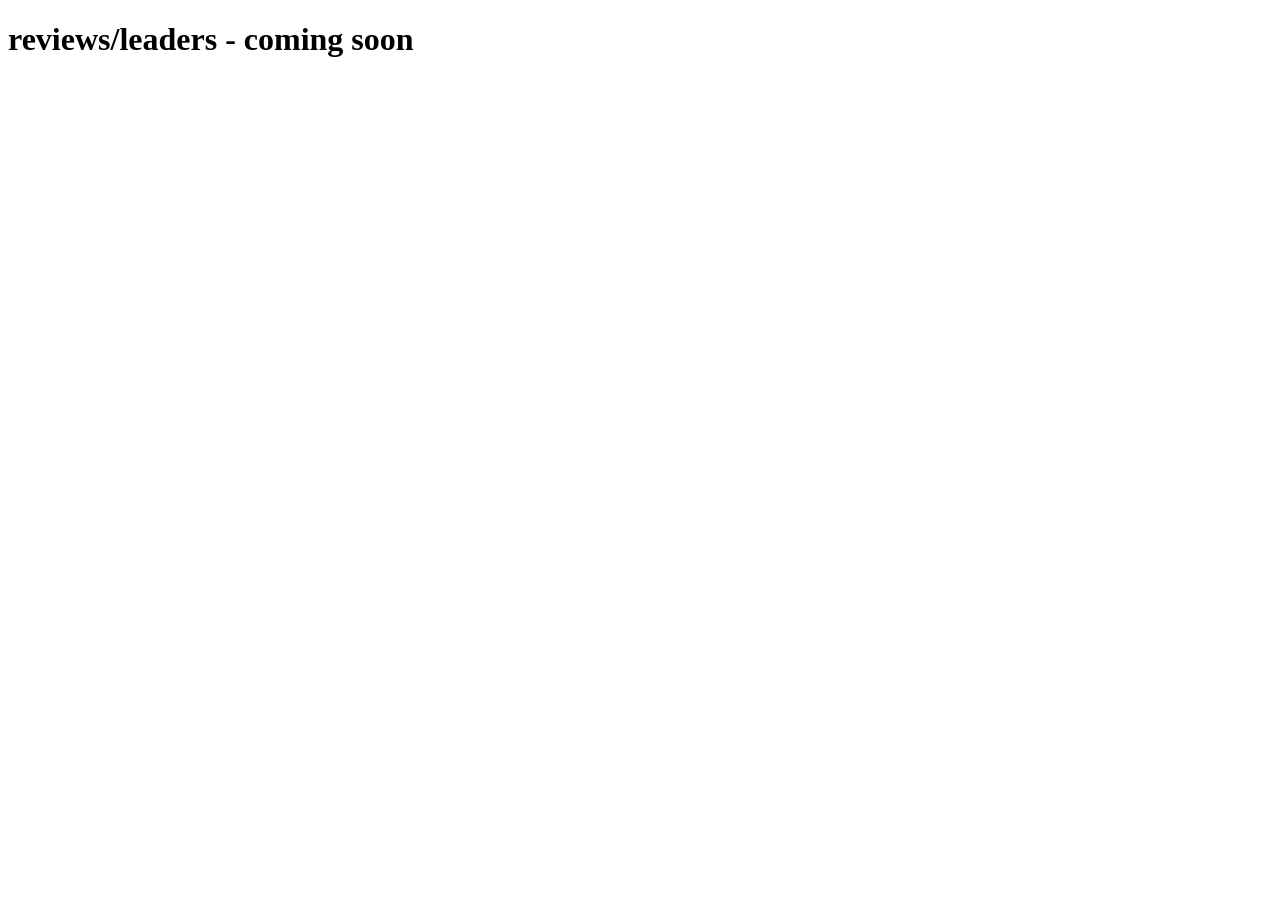
<file: reviews/leaders.html>
<!DOCTYPE html>
<html lang="en">
<head>
<!-- Google Tag Manager -->
<script>(function(w,d,s,l,i){w[l]=w[l]||[];w[l].push({'gtm.start':
new Date().getTime(),event:'gtm.js'});var f=d.getElementsByTagName(s)[0],
j=d.createElement(s),dl=l!='dataLayer'?'&l='+l:'';j.async=true;j.src=
'https://www.googletagmanager.com/gtm.js?id='+i+dl;f.parentNode.insertBefore(j,f);
})(window,document,'script','dataLayer','GTM-N2TH3J4Z');</script>
<!-- End Google Tag Manager -->

  <meta charset="UTF-8">
  <meta name="viewport" content="width=device-width, initial-scale=1.0">
  <title>Outbound Squad | reviews/leaders</title>
  <link rel="icon" type="image/png" href="/favicon.png">
  <meta name="robots" content="noindex, nofollow">
</head>
<body>
<!-- Google Tag Manager (noscript) -->
<noscript><iframe src="https://www.googletagmanager.com/ns.html?id=GTM-N2TH3J4Z"
height="0" width="0" style="display:none;visibility:hidden"></iframe></noscript>
<!-- End Google Tag Manager (noscript) -->

  <h1>reviews/leaders - coming soon</h1>
</body>
</html>
</file>
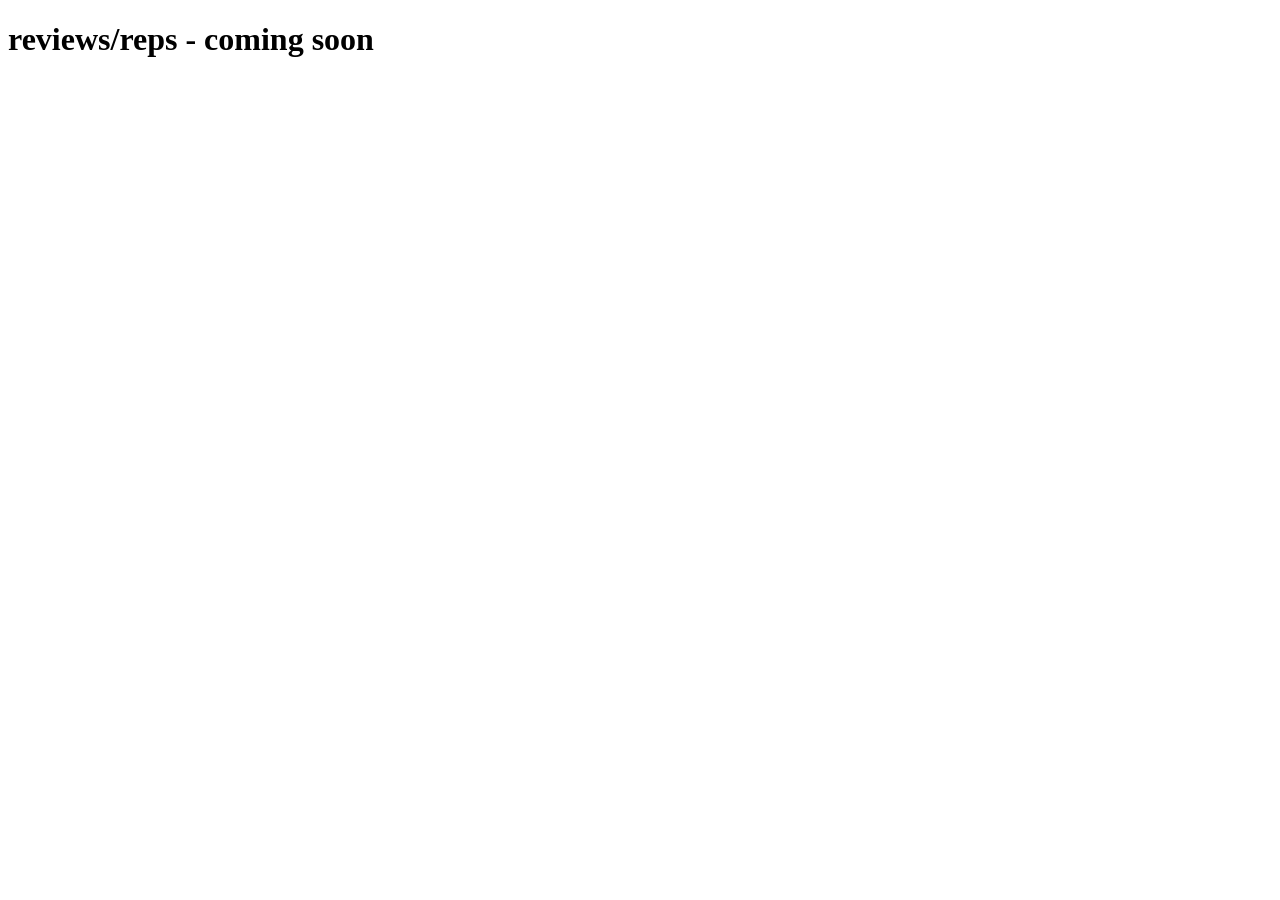
<file: reviews/reps.html>
<!DOCTYPE html>
<html lang="en">
<head>
<!-- Google Tag Manager -->
<script>(function(w,d,s,l,i){w[l]=w[l]||[];w[l].push({'gtm.start':
new Date().getTime(),event:'gtm.js'});var f=d.getElementsByTagName(s)[0],
j=d.createElement(s),dl=l!='dataLayer'?'&l='+l:'';j.async=true;j.src=
'https://www.googletagmanager.com/gtm.js?id='+i+dl;f.parentNode.insertBefore(j,f);
})(window,document,'script','dataLayer','GTM-N2TH3J4Z');</script>
<!-- End Google Tag Manager -->

  <meta charset="UTF-8">
  <meta name="viewport" content="width=device-width, initial-scale=1.0">
  <title>Outbound Squad | reviews/reps</title>
  <link rel="icon" type="image/png" href="/favicon.png">
  <meta name="robots" content="noindex, nofollow">
</head>
<body>
<!-- Google Tag Manager (noscript) -->
<noscript><iframe src="https://www.googletagmanager.com/ns.html?id=GTM-N2TH3J4Z"
height="0" width="0" style="display:none;visibility:hidden"></iframe></noscript>
<!-- End Google Tag Manager (noscript) -->

  <h1>reviews/reps - coming soon</h1>
</body>
</html>
</file>
<file: assets/site/base.css>
:root {
  --navy: #1B2235;
  --navy-deep: #141A2A;
  --blue: #00A2FF;
  --light-blue: #E6F0FA;
  --orange: #F86A3E;
  --orange-hover: #e55a2e;
  --light-orange: #F9EBE7;
  --white: #FFFFFF;
  --text: #444444;
  --muted: #666666;
  --border: #EEEEEE;
  --ease: cubic-bezier(0.16, 1, 0.3, 1);
}
*, *::before, *::after { box-sizing: border-box; }
html { scroll-behavior: smooth; -webkit-text-size-adjust: 100%; }
body {
  margin: 0;
  font-family: 'DM Sans', sans-serif;
  font-size: 17px;
  line-height: 1.6;
  color: var(--text);
  background: var(--white);
  -webkit-font-smoothing: antialiased;
}
img { max-width: 100%; display: block; }
a { color: inherit; }
h1, h2, h3, h4 { margin: 0; color: var(--navy); font-weight: 800; }
p { margin: 0; }

.container { max-width: 1100px; margin: 0 auto; padding: 0 24px; }
.container-wide { max-width: 1240px; margin: 0 auto; padding: 0 24px; }
.container-narrow { max-width: 820px; margin: 0 auto; padding: 0 24px; }

/* Preview bar: review UI only, not part of the proposed page */
.preview-bar {
  position: relative;
  z-index: 60;
  background: #0E1320;
  color: #C9D2E3;
  font-size: 12.5px;
  letter-spacing: 0.02em;
}
.preview-bar .inner {
  max-width: 1240px; margin: 0 auto; padding: 9px 24px;
  display: flex; gap: 16px; align-items: center; justify-content: space-between; flex-wrap: wrap;
}
.preview-bar strong { color: #fff; font-weight: 700; }
.preview-bar nav { display: flex; gap: 4px; flex-wrap: wrap; }
.preview-bar nav a {
  text-decoration: none; padding: 4px 10px; border-radius: 999px; color: #C9D2E3;
}
.preview-bar nav a[aria-current="page"] { background: rgba(255,255,255,0.12); color: #fff; }
.preview-bar nav a:hover { color: #fff; }

/* Buttons: orange is CTA only */
.btn {
  display: inline-flex; align-items: center; justify-content: center; gap: 10px;
  padding: 15px 26px; border-radius: 8px;
  font-family: inherit; font-size: 16px; font-weight: 700; letter-spacing: 0.005em;
  text-decoration: none; border: 0; cursor: pointer;
  transition: background 0.3s var(--ease), transform 0.3s var(--ease), box-shadow 0.3s var(--ease);
}
.btn-primary { background: var(--orange); color: #fff; box-shadow: 0 10px 24px -12px rgba(248,106,62,0.7); }
.btn-primary:hover { background: var(--orange-hover); transform: translateY(-1px); }
.btn .arrow { transition: transform 0.3s var(--ease); }
.btn:hover .arrow { transform: translateX(3px); }
.text-link {
  display: inline-flex; align-items: center; gap: 8px;
  font-weight: 700; font-size: 16px; text-decoration: none;
  border-bottom: 1.5px solid currentColor; padding-bottom: 2px;
}

/* Nav */
.nav { position: sticky; top: 0; z-index: 50; transition: background 0.3s var(--ease), box-shadow 0.3s var(--ease); }
.nav-inner { max-width: 1240px; margin: 0 auto; padding: 0 24px; height: 78px; display: flex; align-items: center; justify-content: space-between; gap: 24px; }
.nav-logo img { height: 42px; width: auto; }
.nav-links { display: flex; align-items: center; gap: 30px; list-style: none; margin: 0; padding: 0; }
.nav-links a { text-decoration: none; font-weight: 500; font-size: 15px; }
.nav-links .btn { padding: 11px 20px; font-size: 15px; }
.nav-toggle { display: none; background: none; border: 0; width: 44px; height: 44px; cursor: pointer; position: relative; }
.nav-toggle span { position: absolute; left: 11px; right: 11px; height: 2px; background: currentColor; transition: transform 0.3s var(--ease), opacity 0.2s; }
.nav-toggle span:nth-child(1) { top: 15px; }
.nav-toggle span:nth-child(2) { top: 21px; }
.nav-toggle span:nth-child(3) { top: 27px; }
.nav-toggle.open span:nth-child(1) { transform: translateY(6px) rotate(45deg); }
.nav-toggle.open span:nth-child(2) { opacity: 0; }
.nav-toggle.open span:nth-child(3) { transform: translateY(-6px) rotate(-45deg); }

/* Reveal */
.reveal { opacity: 0; transform: translateY(18px); transition: opacity 0.9s var(--ease), transform 0.9s var(--ease); }
.reveal.visible { opacity: 1; transform: none; }
@media (prefers-reduced-motion: reduce) {
  .reveal { opacity: 1; transform: none; transition: none; }
  html { scroll-behavior: auto; }
}

.concept-note {
  font-size: 12.5px; color: var(--muted); text-align: center; padding: 18px 24px 26px;
}

@media (max-width: 900px) {
  .nav-toggle { display: block; }
  .nav-links {
    position: absolute; top: 78px; left: 0; right: 0;
    flex-direction: column; align-items: stretch; gap: 0;
    padding: 8px 24px 24px; display: none;
    box-shadow: 0 24px 40px -24px rgba(27,34,53,0.35);
  }
  .nav-links.open { display: flex; }
  .nav-links li { border-bottom: 1px solid rgba(127,140,160,0.18); }
  .nav-links li:last-child { border: 0; padding-top: 16px; }
  .nav-links a { display: block; padding: 14px 0; font-size: 17px; }
  .nav-links .btn { display: flex; }
}
@media (max-width: 600px) {
  .nav-inner { height: 68px; }
  .nav-links { top: 68px; }
  .nav-logo img { height: 36px; }
  .preview-bar .inner { justify-content: center; text-align: center; }
}
section[id] { scroll-margin-top: 84px; }
</file>
<file: assets/site/theme.css>
/* The Chronometer theme: shared across all pages */

  :root { --paper: #F4EEE2; --card: #FBF8F1; --ink: #1B2235; --rule: rgba(27,34,53,0.25); --serif: 'DM Serif Display', Georgia, serif; }
  body { background: var(--paper); color: #3A4050; }
  h1, h2, h3 { font-family: var(--serif); font-weight: 400; color: var(--ink); }
  .caps { font-size: 11.5px; font-weight: 700; letter-spacing: 0.3em; text-transform: uppercase; color: var(--ink); }
  .caps.blue { color: #0077BD; }

  .nav { background: rgba(244,238,226,0.93); backdrop-filter: blur(10px); -webkit-backdrop-filter: blur(10px); }
  .nav.scrolled { box-shadow: 0 1px 0 var(--rule); }
  .nav-links a { color: var(--ink); }
  @media (max-width: 900px) { .nav-links { background: var(--paper); } }

  /* Art Deco frame */
  .deco { position: relative; border: 1px solid var(--ink); outline: 1px solid var(--ink); outline-offset: 5px; margin: 6px; background: var(--card); }
  .deco::before, .deco::after { content: ""; position: absolute; width: 22px; height: 22px; border: 1px solid var(--ink); background: var(--paper); }
  .deco::before { top: -12px; left: -12px; transform: rotate(45deg); }
  .deco::after { bottom: -12px; right: -12px; transform: rotate(45deg); }
  .deco.dark { background: transparent; border-color: rgba(244,238,226,0.55); outline-color: rgba(244,238,226,0.55); }
  .deco.dark::before, .deco.dark::after { background: #1B2235; border-color: rgba(244,238,226,0.55); }
  .fan { height: 40px; background: repeating-conic-gradient(from -90deg at 50% 100%, rgba(27,34,53,0.18) 0deg 1deg, transparent 1deg 9deg); -webkit-mask-image: radial-gradient(circle at 50% 100%, #000 0 38px, transparent 39px); mask-image: radial-gradient(circle at 50% 100%, #000 0 38px, transparent 39px); }

  /* Front-page advertisement hero */
  .front { padding: 40px 0 90px; background: linear-gradient(180deg, #F4EEE2 0%, #F4EEE2 85%, #EDE5D5 100%); }
  .masthead { text-align: center; padding: 10px 0 24px; }
  .masthead .rule { display: flex; align-items: center; gap: 18px; justify-content: center; }
  .masthead .rule::before, .masthead .rule::after { content: ""; flex: 1; max-width: 340px; border-top: 3px double var(--ink); }
  .ad { padding: 56px 56px 48px; display: grid; grid-template-columns: 1.1fr 0.9fr; gap: 56px; align-items: center; }
  .ad h1 { font-size: clamp(44px, 6vw, 84px); line-height: 0.98; letter-spacing: -0.01em; margin: 18px 0 24px; }
  .ad h1 .it { font-style: italic; }
  .ad .dek { font-size: 20px; line-height: 1.55; color: var(--ink); }
  .ad-ctas { display: flex; gap: 26px; align-items: center; flex-wrap: wrap; margin-top: 32px; }
  .ad-ctas .text-link { color: var(--ink); }
  .dial-wrap { position: relative; }
  .dial { width: 100%; max-width: 440px; margin: 0 auto; display: block; filter: drop-shadow(0 30px 40px rgba(27,34,53,0.18)); }
  .dial-key { display: grid; grid-template-columns: 1fr 1fr; gap: 12px 22px; max-width: 420px; margin: 22px auto 0; padding-top: 18px; border-top: 1px solid var(--rule); }
  .dial-key div { margin: 0; }
  .dial-key dt { font-size: 10px; font-weight: 700; letter-spacing: 0.22em; text-transform: uppercase; color: #0077BD; }
  .dial-key dd { margin: 3px 0 0; font-size: 14px; line-height: 1.4; color: var(--ink); }
  .dial .needle { transform-box: view-box; transform: rotate(var(--to)); }
  .visible .dial .needle { animation: needle 2.8s cubic-bezier(0.16, 1, 0.3, 1) 0.4s both; }
  .visible .dial .needle.sub { animation-duration: 3.2s; }
  @keyframes needle { from { transform: rotate(var(--from)); } to { transform: rotate(var(--to)); } }
  @media (prefers-reduced-motion: reduce) { .visible .dial .needle { animation: none; } }
  .ticker { grid-column: 1 / -1; display: grid; grid-template-columns: repeat(3, 1fr); border-top: 3px double var(--ink); margin-top: 8px; }
  .ticker div { padding: 22px 16px 4px; text-align: center; }
  .ticker div + div { border-left: 1px solid var(--rule); }
  .ticker b { display: block; font-family: var(--serif); font-weight: 400; font-size: clamp(36px, 4vw, 52px); color: var(--ink); line-height: 1; }
  .ticker span { display: block; margin-top: 8px; font-size: 13.5px; letter-spacing: 0.02em; }

  .logos { background: linear-gradient(180deg, #EDE5D5 0%, #F4EEE2 100%); padding: 10px 0 70px; }
  .logos .caps { display: block; text-align: center; margin-bottom: 26px; }
  .logo-row { display: grid; grid-template-columns: repeat(8, minmax(0, 1fr)); gap: 30px; align-items: center; }
  .logo-row img { max-height: 24px; width: auto; max-width: 100%; margin: 0 auto; filter: grayscale(1) sepia(0.3) brightness(0.5); opacity: 0.85; }

  .section { padding: 110px 0; }
  .head { text-align: center; max-width: 820px; margin: 0 auto 56px; }
  .head h2 { font-size: clamp(36px, 4.6vw, 60px); line-height: 1.04; margin-top: 14px; }
  .head p { font-size: 18px; margin-top: 16px; }

  /* Certificates */
  .certs { display: grid; grid-template-columns: repeat(3, 1fr); gap: 34px; }
  .cert { padding: 30px 28px 28px; text-align: center; }
  .cert .no { display: flex; justify-content: space-between; font-size: 10px; letter-spacing: 0.22em; font-weight: 700; color: #5A6070; border-bottom: 1px solid var(--rule); padding-bottom: 12px; }
  .cert img { height: 26px; width: auto; max-width: 150px; margin: 22px auto 16px; object-fit: contain; filter: grayscale(1) sepia(0.25) brightness(0.45); }
  .cert b { display: block; font-family: var(--serif); font-weight: 400; font-size: 56px; color: var(--ink); line-height: 1; }
  .cert p { margin-top: 14px; font-size: 15px; }
  .cert .seal { margin: 18px auto 0; width: 64px; height: 64px; border-radius: 50%; border: 1px solid var(--ink); display: grid; place-items: center; font-size: 8.5px; letter-spacing: 0.16em; font-weight: 700; color: var(--ink); line-height: 1.3; position: relative; }
  .cert .seal::before { content: ""; position: absolute; inset: 4px; border-radius: 50%; border: 1px dashed rgba(27,34,53,0.45); }
  .certs-note { margin-top: 28px; text-align: center; font-size: 13px; color: #5A6070; font-style: italic; }

  /* Conditions */
  .conditions { background: linear-gradient(180deg, #F4EEE2 0%, #F9EBE7 15%, #F9EBE7 85%, #F4EEE2 100%); padding: 150px 0; }
  .cond-grid { display: grid; grid-template-columns: repeat(4, 1fr); border-top: 3px double var(--ink); border-bottom: 1px solid var(--ink); }
  .cond { padding: 32px 26px 36px; text-align: center; }
  .cond + .cond { border-left: 1px solid var(--rule); }
  .cond .n { font-family: var(--serif); font-size: 40px; color: #0077BD; line-height: 1; }
  .cond h3 { font-size: 24px; text-wrap: balance; hyphens: none; margin: 14px 0 10px; line-height: 1.1; }
  .cond p { font-size: 15.5px; }

  /* Pocket-watch era */
  .old-grid { display: grid; grid-template-columns: repeat(4, 1fr); gap: 22px; }
  .old { background: transparent; border: 1px solid var(--rule); padding: 30px 24px; text-align: center; }
  .old h3 { font-size: 24px; margin-bottom: 10px; }
  .old p { font-size: 15.5px; }
  .old a { color: #0077BD; }
  .never { margin-top: 38px; text-align: center; }
  .never .lead { font-family: var(--serif); font-style: italic; font-size: 28px; color: var(--ink); }
  .never ul { list-style: none; margin: 14px 0 0; padding: 0; display: flex; justify-content: center; gap: 10px 36px; flex-wrap: wrap; font-weight: 600; color: var(--ink); }
  .never li::before { content: "\2715"; margin-right: 10px; font-size: 12px; color: #5A6070; }

  /* The movement */
  .movement { background: linear-gradient(180deg, #F4EEE2 0px, #1B2235 150px, #1B2235 calc(100% - 150px), #F4EEE2 100%); padding: 190px 0; color: #D6DBE5; }
  .movement .caps { color: #9FD8FF; }
  .movement .head h2 { color: #F4EEE2; font-size: clamp(44px, 6vw, 84px); }
  .movement .head p { color: #D6DBE5; }
  .movement .fan { background: repeating-conic-gradient(from -90deg at 50% 100%, rgba(244,238,226,0.35) 0deg 1deg, transparent 1deg 9deg); margin: 0 auto 20px; width: 80px; }
  .parts { display: grid; grid-template-columns: repeat(3, 1fr); }
  .part { padding: 46px 34px; text-align: center; }
  .part + .part { border-left: 1px solid rgba(244,238,226,0.25); }
  .part .pn { display: block; font-family: var(--serif); font-size: 34px; color: #9FD8FF; line-height: 1; margin-bottom: 14px; }
  .part h3 { color: #F4EEE2; font-size: 38px; margin-bottom: 12px; }
  .move-foot { text-align: center; margin-top: 54px; }
  .move-foot .res { text-wrap: balance; font-family: var(--serif); font-size: 32px; color: #F4EEE2; }
  .move-foot .res span { display: block; font-family: 'DM Sans', sans-serif; font-size: 11.5px; letter-spacing: 0.3em; font-weight: 700; color: #A9B2C3; margin-bottom: 8px; }
  .move-foot .btn { margin-top: 24px; }

  /* Window demonstration */
  .window { padding: 20px 0 30px; }
  .window .deco { padding: 30px 40px; display: flex; align-items: center; justify-content: space-between; gap: 20px 40px; flex-wrap: wrap; }
  .window h3 { font-size: 30px; }
  .window p { font-size: 16px; margin-top: 4px; }
  .window .text-link { color: var(--ink); white-space: nowrap; }

  /* Testimonees */
  .people { display: grid; grid-template-columns: repeat(3, 1fr); gap: 34px; }
  .person { text-align: center; padding: 38px 30px 34px; }
  .person .oval { width: 118px; height: 148px; margin: 0 auto 18px; border-radius: 50%; border: 1px solid var(--ink); padding: 4px; }
  .person .oval img { width: 100%; height: 100%; border-radius: 50%; object-fit: cover; filter: grayscale(1) sepia(0.2) contrast(1.05); }
  .person .name { font-family: var(--serif); font-size: 24px; color: var(--ink); }
  .person .role { font-size: 13px; color: #5A6070; margin-bottom: 20px; }
  .person h4 { font-size: 10.5px; letter-spacing: 0.24em; text-transform: uppercase; color: #0077BD; margin: 20px 0 8px; }
  .person p { font-size: 15.5px; text-align: left; }
  .person .q1 { font-family: var(--serif); font-size: 19px; line-height: 1.4; color: var(--ink); text-align: center; }

  /* Close */
  .close { background: linear-gradient(180deg, #F4EEE2 0%, #EDE5D5 50%, #F4EEE2 100%); padding: 60px 0 130px; }
  .close .deco { max-width: 940px; margin: 0 auto; padding: 60px; display: grid; grid-template-columns: 1fr 180px; gap: 48px; align-items: center; }
  .close h2 { font-size: clamp(32px, 3.8vw, 48px); line-height: 1.05; margin: 14px 0 18px; }
  .close p { font-size: 17.5px; }
  .close .btn { margin-top: 28px; }
  .close .oval { width: 170px; height: 214px; border-radius: 50%; border: 1px solid var(--ink); padding: 5px; margin: 0 auto; }
  .close .oval img { width: 100%; height: 100%; border-radius: 50%; object-fit: cover; object-position: center 22%; filter: grayscale(1) sepia(0.15); }
  .close figcaption { text-align: center; margin-top: 10px; font-size: 13px; color: #5A6070; }
  .close figcaption b { display: block; font-family: var(--serif); font-weight: 400; font-size: 19px; color: var(--ink); }
  figure { margin: 0; }

  footer { border-top: 3px double var(--ink); }
  .foot { display: flex; align-items: center; justify-content: space-between; gap: 24px; padding: 38px 24px; flex-wrap: wrap; }
  .foot img { height: 38px; }
  .foot nav { display: flex; gap: 24px; flex-wrap: wrap; font-size: 14.5px; }
  .foot nav a { text-decoration: none; color: var(--ink); }
  .foot small { display: block; width: 100%; color: #5A6070; font-size: 13px; }
  .foot small a { color: #5A6070; margin-left: 16px; }

  @media (max-width: 1024px) {
    .ad { padding: 44px 36px; gap: 36px; }
    .logo-row { grid-template-columns: repeat(4, minmax(0, 1fr)); }
    .certs { grid-template-columns: repeat(2, 1fr); }
    .cond-grid { grid-template-columns: repeat(2, 1fr); }
    .cond:nth-child(3) { border-left: 0; }
    .cond:nth-child(n+3) { border-top: 1px solid var(--rule); }
    .old-grid { grid-template-columns: repeat(2, 1fr); }
    .people { grid-template-columns: 1fr; max-width: 640px; margin: 0 auto; }
  }
  @media (max-width: 768px) {
    .ad { grid-template-columns: 1fr; padding: 36px 24px; }
    .dial { max-width: 320px; }
    .section { padding: 84px 0; }
    .parts { grid-template-columns: 1fr; }
    .part + .part { border-left: 0; border-top: 1px solid rgba(244,238,226,0.25); }
    .conditions, .movement { padding: 130px 0; }
    .close .deco { grid-template-columns: 1fr; padding: 40px 26px; }
    .close figure { order: -1; }
    .close .oval { width: 120px; height: 150px; }
  }
  @media (max-width: 600px) {
    .logo-row { grid-template-columns: repeat(3, minmax(0, 1fr)); gap: 22px; }
    .logo-row img { max-height: 20px; }
    .ticker { grid-template-columns: 1fr; }
    .ticker div + div { border-left: 0; border-top: 1px solid var(--rule); }
    .certs, .cond-grid, .old-grid { grid-template-columns: 1fr; }
    .cond + .cond { border-left: 0; border-top: 1px solid var(--rule); }
    .ad-ctas .btn, .close .btn, .move-foot .btn { width: 100%; }
    .window .deco { padding: 26px 22px; }
    .masthead .caps { letter-spacing: 0.2em; font-size: 10.5px; }
    .dial-key dd { font-size: 13px; }
  }

  /* ===== Polish pass ===== */
  .front, .close { overflow: hidden; }
  .dial-wrap::before { max-width: calc(100vw - 20px); }
  body::before { content: ""; position: fixed; inset: 0; pointer-events: none; z-index: 100; opacity: 0.35; mix-blend-mode: multiply;
    background-image: url("data:image/svg+xml;utf8,<svg xmlns='http://www.w3.org/2000/svg' width='160' height='160'><filter id='n'><feTurbulence type='fractalNoise' baseFrequency='0.9' numOctaves='2' stitchTiles='stitch'/><feColorMatrix values='0 0 0 0 0.1  0 0 0 0 0.12  0 0 0 0 0.2  0 0 0 0.09 0'/></filter><rect width='100%' height='100%' filter='url(%23n)'/></svg>"); }
  .orn { display: flex; align-items: center; justify-content: center; gap: 10px; margin: 16px auto 0; }
  .orn i { width: 56px; height: 0; border-top: 1px solid var(--ink); opacity: 0.5; }
  .orn b { width: 7px; height: 7px; border: 1px solid var(--ink); transform: rotate(45deg); }
  .movement .orn i { border-color: #F4EEE2; } .movement .orn b { border-color: #9FD8FF; background: #9FD8FF; }
  .head h2 { margin-top: 18px !important; }
  .src { max-width: 820px; margin: 30px auto 0; text-align: center; font-size: 12.5px; line-height: 1.55; color: #5A6070; letter-spacing: 0.01em; }
  .src.dark { color: #A9B2C3; text-align: left; margin: 18px 0 0; }

  .ad h1 .it { position: relative; white-space: nowrap; }
  .swash { position: absolute; left: -2%; bottom: -0.12em; width: 104%; height: 0.24em; overflow: visible; }
  .swash path { fill: none; stroke: #00A2FF; stroke-width: 3.5; stroke-linecap: round; stroke-dasharray: 340; stroke-dashoffset: 340; animation: draw 1.4s cubic-bezier(0.16, 1, 0.3, 1) 1.1s forwards; vector-effect: non-scaling-stroke; }
  @keyframes draw { to { stroke-dashoffset: 0; } }

  @keyframes needle { 0% { transform: rotate(var(--from)); } 62% { transform: rotate(calc(var(--to) + 5deg)); } 80% { transform: rotate(calc(var(--to) - 1.6deg)); } 100% { transform: rotate(var(--to)); } }
  .dial-wrap::before { content: ""; position: absolute; left: 50%; top: 0; width: 118%; aspect-ratio: 1; transform: translate(-50%, -9%); background: repeating-conic-gradient(rgba(27,34,53,0.07) 0 0.6deg, transparent 0.6deg 5deg); -webkit-mask-image: radial-gradient(circle, #000 30%, transparent 68%); mask-image: radial-gradient(circle, #000 30%, transparent 68%); pointer-events: none; }
  .dial { position: relative; }

  .btn-primary { position: relative; overflow: hidden; }
  .btn-primary::after { content: ""; position: absolute; inset: 0; background: linear-gradient(110deg, transparent 30%, rgba(255,255,255,0.38) 50%, transparent 70%); transform: translateX(-130%); transition: transform 0.9s var(--ease); pointer-events: none; }
  .btn-primary:hover::after { transform: translateX(130%); }

  /* Ticker tape */
  .tape { background: linear-gradient(180deg, #EDE5D5 0%, #EDE5D5 100%); padding: 0 0 8px; }
  .tape-inner { border-top: 3px double var(--ink); border-bottom: 1px solid var(--ink); overflow: hidden; -webkit-mask-image: linear-gradient(90deg, transparent, #000 8%, #000 92%, transparent); mask-image: linear-gradient(90deg, transparent, #000 8%, #000 92%, transparent); }
  .tape-track { display: flex; width: max-content; animation: tape 48s linear infinite; }
  .tape:hover .tape-track { animation-play-state: paused; }
  .tk { display: inline-flex; align-items: baseline; gap: 8px; padding: 14px 30px; font-size: 13.5px; color: #3A4050; white-space: nowrap; border-right: 1px solid var(--rule); }
  .tk b { font-family: var(--serif); font-weight: 400; font-size: 17px; color: var(--ink); }
  .tk em { font-style: normal; font-weight: 700; color: #0077BD; }
  .dup { display: flex; }
  @keyframes tape { to { transform: translateX(-50%); } }
  @media (prefers-reduced-motion: reduce) { .tape-track { animation: none; } .tape-inner { overflow-x: auto; } }
  .logos { padding-top: 46px; }

  /* Result cards */
  .cert { transition: transform 0.5s var(--ease), box-shadow 0.5s var(--ease), opacity 0.9s var(--ease); }
  .cert:hover { transform: translateY(-5px); box-shadow: 0 30px 50px -30px rgba(27,34,53,0.35); }
  .cert img { margin: 20px auto 6px; }
  .mini { display: block; width: 200px; max-width: 100%; margin: 4px auto 14px; overflow: visible; }
  .mini .needle { transform-box: view-box; transform: rotate(var(--to)); }
  .visible .mini .needle { animation: needle 2.4s cubic-bezier(0.16, 1, 0.3, 1) 0.3s both; }
  .cert b { font-size: 52px; }
  .certs .cert:nth-child(3n+2) { transition-delay: 0.08s; } .certs .cert:nth-child(3n) { transition-delay: 0.16s; }

  /* Conditions */
  .cond { transition: background 0.4s var(--ease); }
  .cond:hover { background: rgba(255,255,255,0.45); }
  .cond .n { display: grid; place-items: center; width: 62px; height: 62px; margin: 0 auto; border-radius: 50%; border: 3px double rgba(0,119,189,0.55); font-size: 26px; }

  /* Old way strike */
  .strike { background: linear-gradient(rgba(27,34,53,0.55), rgba(27,34,53,0.55)) no-repeat 0 58% / 0% 1.5px; transition: background-size 0.9s cubic-bezier(0.16, 1, 0.3, 1) 0.5s; }
  .old.visible .strike { background-size: 100% 1.5px; }
  .old { transition: opacity 0.9s var(--ease), transform 0.9s var(--ease), border-color 0.4s; background: rgba(251,248,241,0.55); }
  .old:hover { border-color: var(--ink); }
  .old-grid .old:nth-child(2) { transition-delay: 0.08s; } .old-grid .old:nth-child(3) { transition-delay: 0.16s; } .old-grid .old:nth-child(4) { transition-delay: 0.24s; }

  /* Movement */
  .movement { position: relative; overflow: hidden; }
  .movement::before { content: ""; position: absolute; left: 50%; top: 42%; width: 1500px; height: 1500px; transform: translate(-50%, -50%); background: repeating-conic-gradient(rgba(244,238,226,0.05) 0 0.5deg, transparent 0.5deg 4deg); -webkit-mask-image: radial-gradient(circle, #000 10%, transparent 55%); mask-image: radial-gradient(circle, #000 10%, transparent 55%); pointer-events: none; }
  .movement > .container-wide { position: relative; }
  .bars { max-width: 820px; margin: 0 auto 64px; padding: 30px 34px 26px; border: 1px solid rgba(244,238,226,0.22); background: rgba(255,255,255,0.03); }
  .bars figcaption { color: #F4EEE2; font-size: 15px; margin-bottom: 22px; }
  .exh { display: inline-block; margin-right: 12px; font-size: 10.5px; font-weight: 700; letter-spacing: 0.24em; text-transform: uppercase; color: #9FD8FF; }
  .bar { display: grid; grid-template-columns: 110px 1fr 64px; gap: 18px; align-items: center; margin-top: 14px; }
  .bar .lbl { font-size: 14px; color: #D6DBE5; }
  .bar .track { height: 18px; background: rgba(244,238,226,0.08); position: relative; }
  .bar .track i { position: absolute; inset: 0 auto 0 0; width: 0; background: rgba(244,238,226,0.45); transition: width 1.8s cubic-bezier(0.16, 1, 0.3, 1) 0.4s; }
  .bar.top .track i { background: linear-gradient(90deg, #0077BD, #00A2FF); }
  .bars.visible .track i { width: var(--w); }
  .bar b { font-family: var(--serif); font-weight: 400; font-size: 28px; color: #F4EEE2; text-align: right; }
  .part .pn { display: grid; place-items: center; width: 62px; height: 62px; margin: 0 auto 18px; border-radius: 50%; border: 3px double rgba(159,216,255,0.6); font-size: 26px; }

  /* Testimonials + close */
  .person { transition: transform 0.5s var(--ease), box-shadow 0.5s var(--ease), opacity 0.9s var(--ease); }
  .person:hover { transform: translateY(-5px); box-shadow: 0 30px 50px -30px rgba(27,34,53,0.35); }
  .person .q1::before { content: "\201C"; display: block; font-size: 64px; line-height: 0.6; color: #00A2FF; opacity: 0.8; margin-bottom: 6px; }
  .people .person:nth-child(2) { transition-delay: 0.08s; } .people .person:nth-child(3) { transition-delay: 0.16s; }
  .oval { background: var(--card); position: relative; z-index: 1; }
  .close figure { position: relative; }
  .close figure::before { content: ""; position: absolute; left: 50%; top: 107px; width: 360px; height: 360px; transform: translate(-50%, -50%); background: repeating-conic-gradient(rgba(27,34,53,0.12) 0 0.8deg, transparent 0.8deg 6deg); -webkit-mask-image: radial-gradient(circle, #000 25%, transparent 66%); mask-image: radial-gradient(circle, #000 25%, transparent 66%); pointer-events: none; }
  .close figcaption { position: relative; z-index: 1; }
  .window .deco { transition: box-shadow 0.5s var(--ease); }
  .window .deco:hover { box-shadow: 0 24px 40px -30px rgba(27,34,53,0.35); }

  @media (max-width: 600px) {
    .bars { padding: 24px 20px; }
    .bar { grid-template-columns: 84px 1fr 48px; gap: 12px; }
    .bar b { font-size: 22px; }
    .close figure::before { top: 75px; width: 260px; height: 260px; }
    .tk { padding: 12px 22px; }
  }
  @media (prefers-reduced-motion: reduce) { .swash path { animation: none; stroke-dashoffset: 0; } .bar .track i { transition: none; } .strike { transition: none; } }

/* ---- v5 edits ---- */
.nav-links a.btn-primary, .nav-links a.btn-primary:hover { color: #fff; }
.dial-list { max-width: 440px; margin: 22px auto 0; padding-top: 18px; border-top: 1px solid var(--rule); text-align: center; font-size: 14.5px; line-height: 1.7; color: var(--ink); text-wrap: balance; }
.dial-list { list-style: none; display: grid; grid-template-columns: 1fr 1fr; gap: 10px 26px; text-align: left; }
.dial-list li { position: relative; padding-left: 18px; line-height: 1.4; }
.dial-list li::before { content: ""; position: absolute; left: 0; top: 0.45em; width: 7px; height: 7px; background: #00A2FF; transform: rotate(45deg); }
@media (max-width: 420px) { .dial-list { grid-template-columns: 1fr; } }
.section:has(+ .movement) { padding-bottom: 30px; }
.movement + .window { padding-top: 0; }
.meet .oval.sm img { filter: none; }
.cond .n.ico svg { width: 26px; height: 26px; fill: none; stroke: #0077BD; stroke-width: 1.8; stroke-linecap: round; stroke-linejoin: round; }
.movement { background: linear-gradient(180deg, #F4EEE2 0px, #ECE6DC 50px, #CFCDCA 110px, #8F94A0 170px, #4C5265 225px, #283044 265px, #1B2235 300px, #1B2235 calc(100% - 300px), #283044 calc(100% - 265px), #4C5265 calc(100% - 225px), #8F94A0 calc(100% - 170px), #CFCDCA calc(100% - 110px), #ECE6DC calc(100% - 50px), #F4EEE2 100%); padding: 280px 0; }
.movement::before { top: 50%; -webkit-mask-image: linear-gradient(180deg, transparent 12%, #000 35%, #000 65%, transparent 88%); mask-image: linear-gradient(180deg, transparent 12%, #000 35%, #000 65%, transparent 88%); }
.person .oval img, .close .oval img { filter: none; }
.person .co { display: block; height: 22px; width: auto; max-width: 120px; object-fit: contain; margin: 12px auto 0; }
.person .role { margin-bottom: 0; }
.person .q1 { margin-top: 22px; }
@media (max-width: 900px) { .movement { padding: 310px 0; } }

/* Quarter countdown */
.close .qline { margin-top: 22px; padding-top: 18px; border-top: 1px solid var(--rule); font-family: var(--serif); font-style: italic; font-size: 21px; line-height: 1.35; color: var(--ink); }
.close .qline b { font-weight: 400; font-style: normal; color: #0077BD; }
.close .qline + .btn { margin-top: 22px; }

/* ===== Inner pages ===== */
.nav-links a.is-current { box-shadow: inset 0 -2px 0 #00A2FF; padding-bottom: 4px; }
.hero-side { position: relative; }
.front-inner .ad h1 { font-size: clamp(46px, 6.2vw, 88px); }
.front-inner .ad h1 .it { color: var(--ink); }
.hero-note { text-align: center; font-family: var(--serif); font-style: italic; font-size: 14.5px; color: #5A6070; margin-top: 12px; }
.text-link.sm { font-size: 14px; }

/* Highlighter marks */
mark { color: inherit; font-weight: 600; background: linear-gradient(transparent 58%, #E6F0FA 58%) no-repeat 0 0 / 0% 100%; transition: background-size 1.1s cubic-bezier(0.16, 1, 0.3, 1) 0.5s; }
.visible mark { background-size: 100% 100%; }
@media (prefers-reduced-motion: reduce) { mark { background-size: 100% 100%; transition: none; } }

.oval.sm { width: 56px; height: 70px; padding: 3px; flex: 0 0 auto; margin: 0; border-radius: 50%; border: 1px solid var(--ink); }
.oval.sm img { width: 100%; height: 100%; border-radius: 50%; object-fit: cover; filter: grayscale(1) sepia(0.2) contrast(1.05); }

/* Clients: featured quote */
.feature-quote { margin: 0; text-align: center; padding: 8px 10px; }
.mini.big { width: 250px; margin: 14px auto 4px; }
.fq-num b { display: block; font-family: var(--serif); font-weight: 400; font-size: 72px; line-height: 1; color: var(--ink); }
.fq-num span { display: block; font-size: 14px; margin-top: 6px; }
.feature-quote blockquote { margin: 22px auto 0; max-width: 440px; font-family: var(--serif); font-size: 19px; line-height: 1.45; color: var(--ink); }
.feature-quote figcaption { display: flex; align-items: center; justify-content: center; gap: 14px; margin-top: 20px; text-align: left; }
.feature-quote figcaption b { display: block; font-family: var(--serif); font-weight: 400; font-size: 18px; color: var(--ink); }
.feature-quote figcaption span { font-size: 13px; color: #5A6070; }

/* Clients: logo wall */
.logo-sec { padding-top: 40px; }
.logo-wall { display: grid; grid-template-columns: repeat(7, minmax(0, 1fr)); border-top: 1px solid var(--ink); border-left: 1px solid var(--rule); }
.lw { display: grid; place-items: center; height: 108px; padding: 0 18px; border-right: 1px solid var(--rule); border-bottom: 1px solid var(--rule); transition: background 0.4s var(--ease); }
.lw img { max-height: 26px; max-width: 100%; width: auto; filter: grayscale(1) sepia(0.3) brightness(0.45); opacity: 0.85; transition: filter 0.5s var(--ease), opacity 0.5s var(--ease), transform 0.5s var(--ease); }
.lw:hover { background: rgba(255,255,255,0.5); }
.lw:hover img { filter: none; opacity: 1; transform: scale(1.06); }

/* Clients: letters */
.letters-sec { padding-top: 60px; }
.letters { columns: 3; column-gap: 28px; }
.letter { break-inside: avoid; margin: 0 0 28px; background: var(--card); border: 3px double rgba(27,34,53,0.35); padding: 26px 26px 20px; transition: transform 0.5s var(--ease), box-shadow 0.5s var(--ease), opacity 0.9s var(--ease), border-color 0.4s; }
.letter:hover { transform: translateY(-4px); box-shadow: 0 30px 50px -30px rgba(27,34,53,0.35); border-color: rgba(27,34,53,0.7); }
.letter header { display: flex; gap: 14px; align-items: center; padding-bottom: 16px; border-bottom: 1px solid var(--rule); }
.letter .name { font-family: var(--serif); font-size: 19px; color: var(--ink); line-height: 1.2; }
.letter .role { font-size: 12.5px; color: #5A6070; line-height: 1.35; margin-top: 2px; }
.letter blockquote { margin: 18px 0 0; font-size: 15.5px; line-height: 1.6; position: relative; }
.letter blockquote::before { content: "\201C"; display: block; font-family: var(--serif); font-size: 52px; line-height: 0.5; color: #00A2FF; margin: 8px 0 4px; }
.letter-no { margin-top: 18px; padding-top: 12px; border-top: 1px dashed var(--rule); font-size: 10px; font-weight: 700; letter-spacing: 0.22em; text-transform: uppercase; color: #5A6070; }

/* Clients: profiles */
.profiles { display: grid; grid-template-columns: 1fr 1fr; gap: 40px; }
.profile { padding: 42px 44px 38px; }
.profile h3 { font-size: 44px; margin: 10px 0 18px; }
.spec { margin: 0 0 22px; }
.spec > div { display: flex; align-items: baseline; gap: 10px; padding: 9px 0; }
.spec dt { display: flex; flex: 1 1 auto; align-items: baseline; gap: 10px; font-size: 11px; font-weight: 700; letter-spacing: 0.18em; text-transform: uppercase; color: #5A6070; white-space: nowrap; }
.spec dt::after { content: ""; flex: 1; min-width: 18px; border-bottom: 1px dotted rgba(27,34,53,0.45); transform: translateY(-3px); }
.spec dd { margin: 0; max-width: 62%; text-align: right; font-size: 15.5px; color: var(--ink); font-weight: 600; }
ul.dia { list-style: none; margin: 0; padding: 18px 0 0; border-top: 1px solid var(--rule); display: grid; gap: 12px; }
ul.dia li { position: relative; padding-left: 24px; font-size: 16px; }
ul.dia li::before { content: ""; position: absolute; left: 2px; top: 8px; width: 7px; height: 7px; border: 1px solid #0077BD; transform: rotate(45deg); }

/* Team */
.roster { width: 100%; max-width: 440px; display: block; margin: 0 auto; filter: drop-shadow(0 30px 40px rgba(27,34,53,0.16)); }
.ring-p circle { transition: stroke 0.3s, stroke-width 0.3s; }
.ring-p:hover circle, .ring-p:focus circle { stroke: #00A2FF; stroke-width: 3; }
.member { display: grid; grid-template-columns: 200px 1fr; gap: 44px; padding: 44px; align-items: start; }
.member.feature { grid-template-columns: 260px 1fr; padding: 52px; }
.m-side { text-align: center; }
.member .oval { width: 170px; height: 214px; margin: 0 auto; border-radius: 50%; border: 1px solid var(--ink); padding: 5px; }
.member.feature .oval { width: 230px; height: 290px; }
.member .oval img { width: 100%; height: 100%; border-radius: 50%; object-fit: cover; object-position: center 22%; filter: grayscale(1) sepia(0.15) contrast(1.04); transition: filter 0.6s var(--ease); }
.member:hover .oval img { filter: none; }
.m-no { display: inline-block; margin-top: 16px; font-size: 10.5px; font-weight: 700; letter-spacing: 0.24em; color: #5A6070; border: 1px solid var(--rule); padding: 5px 12px; }
.m-body h3 { font-size: 40px; line-height: 1.05; }
.member.feature .m-body h3 { font-size: 52px; }
.m-body .role { font-size: 12px; font-weight: 700; letter-spacing: 0.22em; text-transform: uppercase; color: #0077BD; margin: 8px 0 16px; }
.m-body .bio { font-size: 16.5px; margin-bottom: 20px; }
.deal-row dd { display: flex; flex-direction: column; align-items: flex-end; }
.deal { font-family: var(--serif); font-weight: 400; font-size: 32px; color: var(--ink); line-height: 1; font-variant-numeric: tabular-nums; }
.deal-row dd small { font-size: 12px; color: #5A6070; font-weight: 400; margin-top: 4px; }
.advice { margin: 6px 0 18px; padding: 18px 22px; background: rgba(230,240,250,0.55); border-left: 3px double #0077BD; font-family: var(--serif); font-style: italic; font-size: 19px; line-height: 1.45; color: var(--ink); }
.advice span { display: block; font-family: 'DM Sans', sans-serif; font-style: normal; font-size: 10.5px; font-weight: 700; letter-spacing: 0.22em; text-transform: uppercase; color: #0077BD; margin-bottom: 8px; }
.member-grid { display: grid; grid-template-columns: 1fr 1fr; gap: 40px; margin-top: 40px; }
.member-grid .member { grid-template-columns: 1fr; gap: 22px; align-content: start; }
.member-grid .m-side { display: flex; align-items: center; gap: 20px; text-align: left; }
.member-grid .member .oval { width: 110px; height: 138px; margin: 0; }
.member-grid .m-no { margin-top: 0; }
.bts { display: grid; grid-template-columns: 1fr 1fr; gap: 32px; }
.bts-card { display: flex; gap: 22px; align-items: flex-start; background: var(--card); border: 3px double rgba(27,34,53,0.35); padding: 30px; transition: transform 0.5s var(--ease), opacity 0.9s var(--ease); }
.bts-card:hover { transform: translateY(-4px); }
.bts-card .oval.sm { width: 84px; height: 106px; }
.bts-card h3 { font-size: 26px; margin-top: 10px; }
.bts-card .role { font-size: 12px; font-weight: 700; letter-spacing: 0.2em; text-transform: uppercase; color: #0077BD; margin: 4px 0 10px; }
.since { display: inline-block; font-size: 10px; font-weight: 700; letter-spacing: 0.22em; text-transform: uppercase; color: var(--ink); border: 1px solid var(--ink); padding: 4px 10px; transform: rotate(-2deg); }

/* Podcast */
.record { width: 100%; max-width: 430px; display: block; margin: 0 auto; filter: drop-shadow(0 34px 44px rgba(27,34,53,0.3)); }
.record .spin { transform-box: view-box; transform-origin: 200px 200px; animation: spin 9s linear infinite; }
@keyframes spin { to { transform: rotate(360deg); } }
@media (prefers-reduced-motion: reduce) { .record .spin { animation: none; } }
.host { font-size: 17px; margin: -8px 0 16px; color: var(--ink); }
.listen { display: flex; flex-wrap: wrap; gap: 10px; margin-top: 28px; }
.listen a { font-size: 14px; font-weight: 600; text-decoration: none; color: var(--ink); border: 1px solid var(--ink); border-radius: 999px; padding: 9px 18px; transition: background 0.3s var(--ease), color 0.3s var(--ease); }
.listen a:hover { background: var(--ink); color: #F4EEE2; }
.rate { font-style: normal; }
.stars { font-style: normal; font-size: 0.36em; letter-spacing: 0.06em; color: #00A2FF; vertical-align: middle; margin-left: 8px; }
.head h2, .ad h1 { text-wrap: balance; }
.player { padding: 16px; max-width: 900px; margin: 0 auto; }
.player iframe { display: block; width: 100%; border: 0; border-radius: 12px; }
.src a { color: #0077BD; }
.ep-search { max-width: 560px; margin: -10px auto 44px; }
.ep-search input { width: 100%; background: transparent; border: 0; border-bottom: 2px solid var(--ink); padding: 14px 4px; font: 400 20px/1.3 var(--serif); color: var(--ink); text-align: center; }
.ep-search input::placeholder { font-style: italic; color: #7A808F; }
.ep-search input:focus { outline: none; border-bottom-color: #00A2FF; }
.eps { display: grid; grid-template-columns: repeat(3, 1fr); gap: 30px; }
.ep { display: flex; flex-direction: column; text-decoration: none; background: var(--card); border: 1px solid var(--rule); transition: transform 0.5s var(--ease), box-shadow 0.5s var(--ease), opacity 0.9s var(--ease), border-color 0.4s; }
.ep:hover { transform: translateY(-5px); box-shadow: 0 30px 50px -30px rgba(27,34,53,0.4); border-color: var(--ink); }
.ep-img { position: relative; aspect-ratio: 16 / 9; overflow: hidden; border-bottom: 1px solid var(--rule); }
.ep-img img { width: 100%; height: 100%; object-fit: cover; filter: sepia(0.55) saturate(0.7) contrast(1.02); transition: filter 0.6s var(--ease), transform 0.8s var(--ease); }
.ep:hover .ep-img img { filter: none; transform: scale(1.04); }
.ep-play { position: absolute; left: 50%; top: 50%; width: 58px; height: 58px; margin: -29px 0 0 -29px; border-radius: 50%; display: grid; place-items: center; background: rgba(244,238,226,0.94); color: var(--ink); font-size: 18px; padding-left: 3px; opacity: 0; transform: scale(0.85); transition: opacity 0.4s var(--ease), transform 0.4s var(--ease); }
.ep:hover .ep-play { opacity: 1; transform: none; }
.ep-body { padding: 22px 22px 24px; display: grid; gap: 8px; flex: 1; align-content: start; }
.ep-no { font-size: 10.5px; font-weight: 700; letter-spacing: 0.24em; text-transform: uppercase; color: #0077BD; }
.ep-body h3 { font-size: 22px; line-height: 1.2; }
.ep-go { margin-top: 6px; font-size: 13.5px; font-weight: 700; color: var(--ink); }
.eps .ep:nth-child(3n+2) { transition-delay: 0.08s; } .eps .ep:nth-child(3n) { transition-delay: 0.16s; }
.ep-empty { text-align: center; font-family: var(--serif); font-style: italic; font-size: 20px; color: var(--ink); margin-top: 20px; }
.ep-more { text-align: center; margin-top: 40px; }
.ep-more .text-link { color: var(--ink); }

/* Contact */
.ad.ad-open { padding: 20px 0 10px; align-items: start; }
.contact-hero { padding-bottom: 70px; }
.terms { display: grid; grid-template-columns: 1fr 1fr; gap: 16px; margin-top: 30px; }
.term { border: 3px double rgba(27,34,53,0.4); padding: 18px 20px; background: rgba(251,248,241,0.7); }
.term span { display: block; font-size: 10.5px; font-weight: 700; letter-spacing: 0.22em; text-transform: uppercase; color: #0077BD; margin-bottom: 8px; }
.term b { display: block; font-family: var(--serif); font-weight: 400; font-size: 21px; line-height: 1.25; color: var(--ink); }
.term em { font-style: normal; }
.term small { display: block; margin-top: 6px; font-size: 13px; color: #5A6070; }
.meet { display: flex; gap: 16px; align-items: center; margin-top: 28px; padding-top: 24px; border-top: 1px solid var(--rule); }
.meet p { font-size: 15.5px; margin: 0; }
.os-form { padding: 38px 38px 32px; display: block; }
.os-form label { display: grid; gap: 6px; margin-top: 20px; font-size: 11px; font-weight: 700; letter-spacing: 0.16em; text-transform: uppercase; color: var(--ink); }
.os-form input, .os-form textarea { width: 100%; background: transparent; border: 0; border-bottom: 1px solid rgba(27,34,53,0.5); padding: 10px 2px; font: 400 16px/1.4 'DM Sans', sans-serif; color: var(--ink); letter-spacing: 0; text-transform: none; transition: border-color 0.3s; resize: vertical; }
.os-form input:focus, .os-form textarea:focus { outline: none; border-bottom: 2px solid #00A2FF; }
.f2 { display: grid; grid-template-columns: 1fr 1fr; gap: 22px; }
.os-form .btn { margin-top: 30px; width: 100%; justify-content: center; }
.form-note { margin: 14px 0 0; font-family: var(--serif); font-style: italic; font-size: 15px; color: #0077BD; text-align: center; }
.form-note:focus { outline: none; }
.ticker.stand { margin: 0 0 56px; }
.stat-row { max-width: 1000px; margin: 0 auto; }

/* Responsive */
@media (max-width: 1024px) {
  .letters { columns: 2; }
  .logo-wall { grid-template-columns: repeat(5, minmax(0, 1fr)); }
  .eps { grid-template-columns: 1fr 1fr; }
  .member, .member.feature { grid-template-columns: 180px 1fr; padding: 36px; gap: 32px; }
  .member.feature .oval { width: 170px; height: 214px; }
  .member-grid { grid-template-columns: 1fr; }
}
@media (max-width: 768px) {
  .profiles, .bts { grid-template-columns: 1fr; }
  .member, .member.feature { grid-template-columns: 1fr; padding: 32px 26px; }
  .member.feature .m-side { display: flex; align-items: center; gap: 20px; text-align: left; }
  .member.feature .oval { width: 110px; height: 138px; margin: 0; }
  .member.feature .m-no { margin-top: 0; }
  .member.feature .m-body h3 { font-size: 40px; }
  .profile { padding: 32px 26px; }
  .ad.ad-open { padding: 10px 0; }
}
@media (max-width: 600px) {
  .letters { columns: 1; }
  .logo-wall { grid-template-columns: repeat(3, minmax(0, 1fr)); }
  .lw { height: 84px; padding: 0 12px; }
  .lw img { max-height: 20px; }
  .eps { grid-template-columns: 1fr; }
  .terms, .f2 { grid-template-columns: 1fr; }
  .os-form { padding: 28px 22px 24px; }
  .spec > div { flex-wrap: wrap; }
  .spec dt { white-space: normal; }
  .spec dd { max-width: 100%; }
  .deal { font-size: 28px; }
  .m-body h3, .member.feature .m-body h3 { font-size: 34px; }
  .bts-card { flex-direction: column; }
  .fq-num b { font-size: 60px; }
  .profile h3 { font-size: 36px; }
}

/* ---- HubSpot form, styled to match the Chronometer form ---- */
.hs-target { min-height: 380px; }
.hs-wrap .hs-form fieldset { max-width: none !important; border: 0; padding: 0; margin: 0; }
.hs-wrap .hs-form fieldset.form-columns-2 { display: grid; grid-template-columns: 1fr 1fr; gap: 0 22px; }
.hs-wrap .hs-form fieldset.form-columns-2 .hs-form-field, .hs-wrap .hs-form fieldset.form-columns-1 .hs-form-field { width: 100% !important; float: none !important; padding: 0 !important; }
.hs-wrap .hs-form .input { margin: 0 !important; }
.hs-wrap .hs-form-field { margin-top: 20px; }
.hs-wrap .hs-form-field > label { display: block; margin-bottom: 6px; font-size: 11px; font-weight: 700; letter-spacing: 0.16em; text-transform: uppercase; color: var(--ink); }
.hs-wrap .hs-form-required { color: #0077BD; margin-left: 2px; }
.hs-wrap .hs-input:not([type=checkbox]):not([type=radio]) { width: 100% !important; box-sizing: border-box; background: transparent; border: 0; border-bottom: 1px solid rgba(27,34,53,0.5); border-radius: 0; padding: 10px 2px; font: 400 16px/1.4 'DM Sans', sans-serif; color: var(--ink); }
.hs-wrap select.hs-input { appearance: auto; }
.hs-wrap textarea.hs-input { min-height: 110px; resize: vertical; }
.hs-wrap .hs-input:focus { outline: none; border-bottom: 2px solid #00A2FF; }
.hs-wrap .hs-field-desc { font-size: 13px; color: #5A6070; margin: 0 0 6px; }
.hs-wrap .hs-error-msgs { list-style: none; margin: 6px 0 0; padding: 0; }
.hs-wrap .hs-error-msg, .hs-wrap .hs-main-font-element { font-size: 13px; color: #B3261E; }
.hs-wrap .legal-consent-container, .hs-wrap .legal-consent-container p { font-size: 12.5px; line-height: 1.5; color: #5A6070; margin-top: 16px; }
.hs-wrap .hs-submit .actions { margin-top: 30px; }
.hs-wrap input.hs-button { width: 100%; cursor: pointer; border: 0; border-radius: 8px; background: #F86A3E; color: #fff; font: 700 16px/1 'DM Sans', sans-serif; padding: 18px 24px; box-shadow: 0 10px 24px -10px rgba(248,106,62,0.7); transition: background 0.3s var(--ease), transform 0.3s var(--ease); -webkit-appearance: none; }
.hs-wrap input.hs-button:hover { background: #e55a2e; transform: translateY(-1px); }
.hs-wrap .submitted-message { font-family: var(--serif); font-size: 22px; color: var(--ink); text-align: center; padding: 40px 0; }
@media (max-width: 560px) { .hs-wrap .hs-form fieldset.form-columns-2 { grid-template-columns: 1fr; } }

/* ---- Clients: testimonial wall ---- */
.rev-tabs { display: flex; justify-content: center; gap: 10px; margin: 0 0 28px; }
.rev-tab { font: 700 12px/1 'DM Sans', sans-serif; letter-spacing: 0.18em; text-transform: uppercase; padding: 13px 22px; border-radius: 999px; border: 1px solid var(--ink); background: transparent; color: var(--ink); cursor: pointer; transition: background 0.3s var(--ease), color 0.3s var(--ease); }
.rev-tab.is-on { background: var(--ink); color: #F4EEE2; }
.rev-frame { padding: 26px; }
.rev-embed { display: none; }
.rev-embed.is-on { display: block; }
.rev-embed iframe { display: block; width: 100%; min-height: 600px; border: 0; }
@media (max-width: 560px) { .rev-frame { padding: 12px; } }
.rev-frame.is-clipped { max-height: 1250px; overflow: hidden; position: relative; }
.rev-frame.is-clipped::after { content: ""; position: absolute; left: 0; right: 0; bottom: 0; height: 220px; background: linear-gradient(180deg, rgba(251,248,241,0) 0%, #FBF8F1 85%); pointer-events: none; }
.rev-more { display: flex; justify-content: center; margin-top: 26px; }
.rev-more[hidden] { display: none; }


/* ---- Compact laptop pass (2026-10-12): fit the hero in one 13" screen, tighten every section ---- */
@media (min-width: 1025px) {
  .nav-inner { height: 64px; }
  .front { padding: 12px 0 44px; }
  .front .masthead { padding: 0 0 12px; }
  .front .ad { padding: 28px 48px 18px; gap: 44px; align-items: center; }
  .front .ad h1 { font-size: clamp(40px, min(4.3vw, 7.4vh), 66px); margin: 12px 0 16px; }
  .front .ad .dek { font-size: 18px; line-height: 1.5; }
  .front .ad-ctas { margin-top: 22px; }
  .dial { max-width: min(330px, 40vh); }
  .dial-list { margin-top: 14px; padding-top: 12px; font-size: 13.5px; gap: 6px 22px; max-width: 400px; }
  .ticker { margin-top: 4px; }
  .ticker div { padding: 12px 16px 2px; }
  .ticker b { font-size: clamp(30px, min(3vw, 5vh), 42px); }
  .ticker span { font-size: 13px; }
  .front-inner .ad h1 { font-size: clamp(40px, min(4.8vw, 8vh), 72px); }

  .section { padding: 72px 0; }
  .head { margin-bottom: 36px; }
  .head h2 { font-size: clamp(32px, 3.6vw, 48px); margin-top: 10px; }
  .head p { margin-top: 10px; }
  .cert { padding: 22px 24px 22px; }
  .cert img { margin: 14px auto 10px; }
  .cert b { font-size: 46px; }
  .cert p { margin-top: 8px; }
  .certs { gap: 24px; }

  .conditions { padding: 96px 0; }
  .cond { padding: 22px 22px 24px; }

  .movement { background: linear-gradient(180deg, #F4EEE2 0px, #ECE6DC 30px, #CFCDCA 66px, #8F94A0 102px, #4C5265 135px, #283044 159px, #1B2235 180px, #1B2235 calc(100% - 180px), #283044 calc(100% - 159px), #4C5265 calc(100% - 135px), #8F94A0 calc(100% - 102px), #CFCDCA calc(100% - 66px), #ECE6DC calc(100% - 30px), #F4EEE2 100%); padding: 190px 0; }
  .movement .head h2 { font-size: clamp(40px, 4.6vw, 64px); }
  .movement .head { margin-bottom: 32px; }
  .bars { margin-bottom: 40px; padding: 22px 30px 18px; }
  .part { padding: 30px 30px; }
  .part h3 { font-size: 32px; }
  .move-foot { margin-top: 34px; }

  .person { padding: 26px 26px 24px; }
  .person .oval { width: 100px; height: 126px; margin-bottom: 12px; }
  .person .q1 { margin-top: 14px; }
  .person h4 { margin: 14px 0 6px; }
  .people { gap: 24px; }

  .close { padding: 36px 0 80px; }
  .close .deco { padding: 42px 48px; }
  .close .oval { width: 150px; height: 190px; }
  .close .qline { margin-top: 16px; padding-top: 14px; }
  .close .qline + .btn { margin-top: 16px; }
  .foot { padding: 26px 24px; }
  .mini { width: 160px; margin: 0 auto 8px; }
  .cert .no { padding-bottom: 8px; }
  .src { margin-top: 20px; }
  .person p { font-size: 14.5px; line-height: 1.55; }
  .person .q1 { font-size: 18px; }
  .window { padding: 0 0 20px; }
  .window .deco { padding: 22px 34px; }
}


/* ==== Atelier layer (2026-10-17): hand-built, letterpress, card-stock details + small motion ==== */
:root {
  --ink-soft: rgba(27,34,53,0.55);
  --shade: 27,34,53;
  --toast: 120,92,48;
  --lift: 0 1px 0 rgba(255,255,255,0.7) inset, 0 0 0 1px rgba(255,255,255,0.35) inset,
          0 1px 1px rgba(var(--shade),0.06), 0 8px 14px -10px rgba(var(--shade),0.25),
          0 34px 60px -34px rgba(var(--toast),0.45);
  --lift-hi: 0 1px 0 rgba(255,255,255,0.7) inset, 0 0 0 1px rgba(255,255,255,0.35) inset,
          0 2px 2px rgba(var(--shade),0.07), 0 16px 26px -14px rgba(var(--shade),0.3),
          0 48px 80px -40px rgba(var(--toast),0.55);
}

/* Paper: a warm vignette and faint foxing under the existing grain */
body::after { content: ""; position: fixed; inset: 0; pointer-events: none; z-index: 99; mix-blend-mode: multiply;
  background:
    radial-gradient(ellipse 120% 90% at 50% 40%, transparent 62%, rgba(var(--toast),0.10) 100%),
    radial-gradient(circle at 12% 18%, rgba(var(--toast),0.035) 0 9%, transparent 22%),
    radial-gradient(circle at 86% 72%, rgba(var(--toast),0.03) 0 7%, transparent 18%); }

/* Card stock: toasted edges, inset highlight, engraved corner brackets, layered shadow */
.deco:not(.dark) {
  background:
    linear-gradient(var(--ink-soft), var(--ink-soft)) left 12px top 12px / 16px 1px no-repeat,
    linear-gradient(var(--ink-soft), var(--ink-soft)) left 12px top 12px / 1px 16px no-repeat,
    linear-gradient(var(--ink-soft), var(--ink-soft)) right 12px top 12px / 16px 1px no-repeat,
    linear-gradient(var(--ink-soft), var(--ink-soft)) right 12px top 12px / 1px 16px no-repeat,
    linear-gradient(var(--ink-soft), var(--ink-soft)) left 12px bottom 12px / 16px 1px no-repeat,
    linear-gradient(var(--ink-soft), var(--ink-soft)) left 12px bottom 12px / 1px 16px no-repeat,
    linear-gradient(var(--ink-soft), var(--ink-soft)) right 12px bottom 12px / 16px 1px no-repeat,
    linear-gradient(var(--ink-soft), var(--ink-soft)) right 12px bottom 12px / 1px 16px no-repeat,
    radial-gradient(ellipse 85% 75% at 50% 42%, #FDFBF6 0%, #FBF8F1 55%, #F3ECDD 100%);
  box-shadow: var(--lift);
  transition: box-shadow 0.6s var(--ease), transform 0.6s var(--ease), opacity 0.9s var(--ease);
}
/* Corner jewels: diamond with a pin dot, spun in on reveal */
.deco::before, .deco::after {
  background: radial-gradient(circle, var(--ink) 0 1.6px, transparent 2.2px), var(--paper);
  box-shadow: 0 2px 4px -1px rgba(var(--shade),0.25);
  z-index: 2;
}
.deco.dark::before, .deco.dark::after { background: radial-gradient(circle, #9FD8FF 0 1.6px, transparent 2.2px), #1B2235; box-shadow: none; }
.reveal.deco::before, .reveal.deco::after { transition: transform 1.1s cubic-bezier(0.16, 1, 0.3, 1) 0.25s; }
.reveal.deco:not(.visible)::before, .reveal.deco:not(.visible)::after { transform: rotate(-135deg) scale(0.4); }

/* Cards that lift when handled */
.cert.deco, .person.deco, .letter, .window .deco { cursor: default; }
@media (hover: hover) {
  .cert.deco:hover, .person.deco:hover, .window .deco:hover { box-shadow: var(--lift-hi); transform: translateY(-4px) rotate(-0.25deg); }
  .certs .cert.deco:nth-child(even):hover, .people .person.deco:nth-child(even):hover { transform: translateY(-4px) rotate(0.25deg); }
}

/* Letterpress: ink sits slightly into the paper */
h1, h2, h3, .cert b, .ticker b, .tk b { text-shadow: 0 1px 0 rgba(255,255,255,0.75), 0 0 0.6px rgba(var(--shade),0.35); }
.movement h1, .movement h2, .movement h3, .deco.dark h3 { text-shadow: 0 1px 0 rgba(0,0,0,0.35), 0 0 12px rgba(159,216,255,0.08); }

/* Result numbers ink in like a fresh stamp */
.cert b { display: inline-block; }
.reveal.cert b { transition: filter 1.2s var(--ease) 0.35s, opacity 1.2s var(--ease) 0.35s, transform 1.2s cubic-bezier(0.16, 1, 0.3, 1) 0.35s; }
.reveal.cert:not(.visible) b { filter: blur(3px); opacity: 0.2; transform: scale(1.08); }

/* Ornament rules: tapered lines, flanking pins, diamond that turns once on reveal */
.orn i { height: 1px; border: 0; opacity: 1; background: linear-gradient(90deg, transparent, var(--ink)); width: 72px; }
.orn i:last-child { background: linear-gradient(90deg, var(--ink), transparent); }
.movement .orn i { background: linear-gradient(90deg, transparent, #F4EEE2); }
.movement .orn i:last-child { background: linear-gradient(90deg, #F4EEE2, transparent); }
.orn b { position: relative; transition: transform 1.2s cubic-bezier(0.16, 1, 0.3, 1) 0.2s; }
.orn b::before, .orn b::after { content: ""; position: absolute; top: 50%; width: 3px; height: 3px; border-radius: 50%; background: var(--ink); transform: translate(-50%, -50%) rotate(-45deg); }
.orn b::before { left: -9px; top: 11px; } .orn b::after { left: 17px; top: -6px; }
.movement .orn b::before, .movement .orn b::after { background: #F4EEE2; }
.head.reveal:not(.visible) .orn b { transform: rotate(-135deg); }
.head.reveal .orn i { transition: transform 1.2s cubic-bezier(0.16, 1, 0.3, 1) 0.15s; transform-origin: right center; }
.head.reveal .orn i:last-child { transform-origin: left center; }
.head.reveal:not(.visible) .orn i { transform: scaleX(0); }

/* Masthead rules draw outward on load */
.masthead .rule::before, .masthead .rule::after { animation: rule-draw 1.4s cubic-bezier(0.16, 1, 0.3, 1) 0.2s both; transform-origin: right center; }
.masthead .rule::after { transform-origin: left center; }
@keyframes rule-draw { from { transform: scaleX(0); opacity: 0; } to { transform: scaleX(1); opacity: 1; } }

/* Ticker tape: kraft strip with perforated edges */
.tape-inner { position: relative; background:
    radial-gradient(circle, rgba(var(--shade),0.22) 0 1.2px, transparent 1.6px) 0 3px / 12px 6px repeat-x,
    radial-gradient(circle, rgba(var(--shade),0.22) 0 1.2px, transparent 1.6px) 0 calc(100% - 3px) / 12px 6px repeat-x,
    linear-gradient(180deg, #EFE7D6, #E8DEC9);
  box-shadow: 0 1px 0 rgba(255,255,255,0.6) inset, 0 10px 18px -14px rgba(var(--shade),0.35); }
.tk { padding-top: 16px; padding-bottom: 16px; }

/* Primary CTA: pressed-ink button with a printed edge */
.btn-primary {
  background: linear-gradient(180deg, #FA7A51 0%, #F86A3E 55%, #EF6034 100%);
  box-shadow: 0 1px 0 rgba(255,255,255,0.35) inset, 0 -2px 0 rgba(0,0,0,0.10) inset,
              0 2px 0 #C8532F, 0 12px 22px -12px rgba(200,83,47,0.75);
  text-shadow: 0 1px 0 rgba(120,40,15,0.25);
  transition: transform 0.25s var(--ease), box-shadow 0.25s var(--ease), background 0.25s var(--ease);
}
.btn-primary:hover { transform: translateY(-1px); box-shadow: 0 1px 0 rgba(255,255,255,0.35) inset, 0 -2px 0 rgba(0,0,0,0.10) inset, 0 3px 0 #C8532F, 0 18px 28px -14px rgba(200,83,47,0.8); }
.btn-primary:active { transform: translateY(2px); box-shadow: 0 1px 0 rgba(255,255,255,0.2) inset, 0 0 0 #C8532F, 0 4px 10px -6px rgba(200,83,47,0.7); }

/* Text links: hand-drawn underline that redraws on hover */
.text-link { border-bottom: 0; padding-bottom: 4px; background: linear-gradient(currentColor, currentColor) left bottom / 100% 1.5px no-repeat; transition: background-size 0.5s var(--ease); }
.text-link:hover { background-size: 0% 1.5px; animation: link-redraw 0.6s var(--ease) 0.25s forwards; }
@keyframes link-redraw { to { background-size: 100% 1.5px; } }

/* Portrait cameos: matted, double ring, dashed inner ring turns slowly on hover */
.oval { box-shadow: 0 0 0 4px var(--card), 0 0 0 5px rgba(var(--shade),0.35), 0 14px 24px -14px rgba(var(--shade),0.45); }
.oval::after { content: ""; position: absolute; inset: 2px; border-radius: 50%; border: 1px dashed rgba(var(--shade),0.25); pointer-events: none; transition: transform 6s linear; }
.oval img { box-shadow: 0 0 0 1px rgba(var(--shade),0.2) inset; }
.person:hover .oval::after, .close .deco:hover .oval::after, .member:hover .oval::after { transform: rotate(180deg); }
.oval.sm { box-shadow: 0 0 0 2px var(--card), 0 0 0 3px rgba(var(--shade),0.3); }

/* Icon medallions: struck coin with inset shading */
.cond .n, .part .pn { box-shadow: 0 1px 0 rgba(255,255,255,0.8) inset, 0 -1px 0 rgba(var(--shade),0.06) inset, 0 6px 12px -8px rgba(var(--shade),0.35); background: radial-gradient(circle at 50% 35%, #FFFDF8, #F3ECDD); transition: transform 0.8s cubic-bezier(0.16, 1, 0.3, 1); }
.part .pn { background: radial-gradient(circle at 50% 35%, #26304A, #1B2235); box-shadow: 0 1px 0 rgba(255,255,255,0.08) inset, 0 8px 16px -8px rgba(0,0,0,0.5); }
@media (hover: hover) { .cond:hover .n, .part:hover .pn { transform: rotate(-12deg) scale(1.06); } }

/* Navy section: banknote guilloche, very faint */
.movement { position: relative; }
.movement::after { content: ""; position: absolute; inset: 0; pointer-events: none; opacity: 0.5;
  background-image: url("data:image/svg+xml;utf8,<svg xmlns='http://www.w3.org/2000/svg' width='240' height='60' viewBox='0 0 240 60'><g fill='none' stroke='%23F4EEE2' stroke-opacity='0.05' stroke-width='0.7'><path d='M0 30 Q30 0 60 30 T120 30 T180 30 T240 30'/><path d='M0 30 Q30 60 60 30 T120 30 T180 30 T240 30'/><path d='M0 20 Q30 -10 60 20 T120 20 T180 20 T240 20'/><path d='M0 40 Q30 70 60 40 T120 40 T180 40 T240 40'/></g></svg>");
  -webkit-mask-image: linear-gradient(180deg, transparent 14%, #000 30%, #000 70%, transparent 86%); mask-image: linear-gradient(180deg, transparent 14%, #000 30%, #000 70%, transparent 86%); }
.movement > * { position: relative; z-index: 1; }
.deco.dark { box-shadow: 0 0 0 1px rgba(159,216,255,0.06) inset, 0 30px 60px -30px rgba(0,0,0,0.6); background: linear-gradient(180deg, rgba(255,255,255,0.025), rgba(255,255,255,0)); }

/* Hero dial: the sunburst behind it turns very slowly, the needle hums once settled */
.dial-wrap::before { animation: sunburst-turn 240s linear infinite; }
@keyframes sunburst-turn { to { transform: translate(-50%, -9%) rotate(360deg); } }
.visible .dial .needle.main { animation: needle 2.8s cubic-bezier(0.16, 1, 0.3, 1) 0.4s both, needle-hum 5s ease-in-out 3.4s infinite; }
@keyframes needle-hum { 0%, 100% { transform: rotate(var(--to)); } 50% { transform: rotate(calc(var(--to) + 0.9deg)); } }
.qwin { transition: opacity 0.6s var(--ease); }

/* Nav: engraved double hairline once scrolled */
.nav.scrolled { box-shadow: 0 1px 0 var(--rule), 0 4px 0 -3px var(--rule), 0 10px 20px -18px rgba(var(--shade),0.35); }

/* Footer: a small printer's colophon mark */
footer { position: relative; }
footer::before { content: ""; position: absolute; left: 50%; top: -9px; width: 14px; height: 14px; transform: translateX(-50%) rotate(45deg); background: radial-gradient(circle, var(--ink) 0 1.6px, transparent 2.2px), var(--paper); border: 1px solid var(--ink); }

@media (prefers-reduced-motion: reduce) {
  .dial-wrap::before, .masthead .rule::before, .masthead .rule::after { animation: none; }
  .visible .dial .needle.main { animation: none; }
  .reveal.deco:not(.visible)::before, .reveal.deco:not(.visible)::after, .head.reveal:not(.visible) .orn b, .head.reveal:not(.visible) .orn i, .reveal.cert:not(.visible) b { transform: none; filter: none; opacity: 1; }
  .oval::after { transition: none; }
}
@media (max-width: 768px) {
  .deco:not(.dark) { box-shadow: 0 1px 0 rgba(255,255,255,0.7) inset, 0 6px 12px -10px rgba(var(--shade),0.25), 0 22px 40px -28px rgba(var(--toast),0.4); }
}

/* ==== 2026-10-17 edits: plain paper behind the conditions, eased tan-to-navy fade (OKLab, smootherstep), solid dark panels ==== */
.conditions { background: transparent; padding: 110px 0; }
.movement { background: #1B2235; }
@media (max-width: 900px) { .conditions { padding: 84px 0; } .movement { background: #1B2235; } }
@media (min-width: 1025px) { .conditions { padding: 72px 0; } .movement { background: #1B2235; } }
.movement .bars { background: #2B3345; border-color: rgba(244,238,226,0.28); box-shadow: 0 1px 0 rgba(255,255,255,0.06) inset, 0 24px 44px -26px rgba(0,0,0,0.65); }
.movement .deco.dark { background: #2B3345; box-shadow: 0 1px 0 rgba(255,255,255,0.06) inset, 0 30px 60px -30px rgba(0,0,0,0.65); }
.movement .deco.dark::before, .movement .deco.dark::after { background: radial-gradient(circle, #9FD8FF 0 1.6px, transparent 2.2px), #2B3345; }

/* ==== 2026-10-17: deliberate edge for the navy section (Jason approved a hard edge here, replacing the fade).
   A fluted watch-bezel edge, a fine cream double rule set just inside it, and a pinned diamond at center. Mirrored at the bottom. ==== */
.movement { --fl: 9px; padding: 128px 0; }
.movement > .bezel { position: absolute; left: 0; right: 0; height: 64px; z-index: 2; pointer-events: none; }
.movement > .bezel.top { top: 0; }
.movement > .bezel.bottom { bottom: 0; transform: scaleY(-1); }
/* the flutes: navy half-coins rising into the paper */
.movement > .bezel::before { content: ""; position: absolute; left: 0; right: 0; top: 0; height: var(--fl);
  background: radial-gradient(circle at 50% 100%, #1B2235 calc(var(--fl) - 0.5px), var(--paper) var(--fl)) 50% 0 / calc(var(--fl) * 2) var(--fl) repeat-x; }
/* fine double rule inside the edge */
.movement > .bezel::after { content: ""; position: absolute; left: 24px; right: 24px; top: 26px; height: 4px;
  border-top: 1px solid rgba(244,238,226,0.38); border-bottom: 1px solid rgba(244,238,226,0.18); }
/* centered pinned diamond sitting on the rule, with a navy plate so the rule breaks around it */
.movement > .bezel i { position: absolute; left: 50%; top: 21px; width: 14px; height: 14px; margin-left: -7px; transform: rotate(45deg); z-index: 1;
  border: 1px solid rgba(244,238,226,0.7); background: radial-gradient(circle, #9FD8FF 0 1.6px, transparent 2.2px), #1B2235; box-shadow: 0 0 0 7px #1B2235; }
.movement::before { -webkit-mask-image: linear-gradient(180deg, transparent 4%, #000 22%, #000 78%, transparent 96%); mask-image: linear-gradient(180deg, transparent 4%, #000 22%, #000 78%, transparent 96%); }
.movement::after { -webkit-mask-image: linear-gradient(180deg, transparent 6%, #000 20%, #000 80%, transparent 94%); mask-image: linear-gradient(180deg, transparent 6%, #000 20%, #000 80%, transparent 94%); }
.section:has(+ .movement) { padding-bottom: 96px; }
@media (min-width: 1025px) { .movement { padding: 112px 0; } .section:has(+ .movement) { padding-bottom: 72px; } }
@media (max-width: 900px) { .movement { padding: 104px 0; } .section:has(+ .movement) { padding-bottom: 72px; } }
@media (max-width: 600px) { .movement { --fl: 7px; } .movement > .bezel::after { left: 14px; right: 14px; top: 22px; } .movement > .bezel i { top: 17px; } }


/* ==== LEATHER LAYER (2026-10-17). Navy leather "Too Good To Ignore" + strap (from the stitch exploration) and a subtle sports-car interior pass ==== */

/* ---- Dark leather: the navy section, pebble grain with a cream-stitched, creased edge ---- */
.movement { background: url("data:image/svg+xml;utf8,%3Csvg xmlns='http://www.w3.org/2000/svg' width='220' height='220'%3E%3Cfilter id='g'%3E%3CfeTurbulence type='fractalNoise' baseFrequency='0.85' numOctaves='2' seed='4'/%3E%3CfeDiffuseLighting lighting-color='%23fff' surfaceScale='1.2'%3E%3CfeDistantLight azimuth='225' elevation='52'/%3E%3C/feDiffuseLighting%3E%3CfeColorMatrix values='0 0 0 0 1  0 0 0 0 1  0 0 0 0 1  0.2 0.2 0.2 0 -0.4'/%3E%3C/filter%3E%3Crect width='100%25' height='100%25' filter='url%28%23g%29'/%3E%3C/svg%3E") 0 0 / 220px 220px, radial-gradient(ellipse 80% 60% at 50% 45%, #222B44 0%, #1B2235 70%, #161C2C 100%); }
.movement::before, .movement::after { display: none; }
.movement > .bezel::before { height: 2px; background: linear-gradient(180deg, rgba(0,0,0,0.45), rgba(255,255,255,0.06)); }
.movement > .bezel::after { top: 16px; left: 0; right: 0; height: 6px; border: 0; background: url("data:image/svg+xml;utf8,%3Csvg xmlns='http://www.w3.org/2000/svg' width='10' height='6'%3E%3Ccircle cx='2' cy='3.9' r='1.05' fill='rgba%280,0,0,0.55%29'/%3E%3Ccircle cx='7.6' cy='2.1' r='1.05' fill='rgba%280,0,0,0.55%29'/%3E%3Cline x1='2' y1='4.6' x2='7.6' y2='2.8' stroke='rgba%280,0,0,0.45%29' stroke-width='2.5' stroke-linecap='round'/%3E%3Cline x1='2' y1='3.9' x2='7.6' y2='2.1' stroke='%23E9DFC9' stroke-width='2.2' stroke-linecap='round'/%3E%3Cline x1='2.4' y1='3.4499999999999997' x2='7.199999999999999' y2='1.6500000000000001' stroke='rgba%28255,255,255,0.7%29' stroke-width='0.7' stroke-linecap='round'/%3E%3C/svg%3E") 0 0 / 10px 6px repeat-x; }
.movement > .bezel i { top: 26px; left: 0; right: 0; width: auto; height: 1px; margin: 0; transform: none; border: 0; box-shadow: none;
  background: linear-gradient(90deg, transparent, rgba(0,0,0,0.5) 10%, rgba(0,0,0,0.5) 90%, transparent); }
.movement > .bezel i::after { content: ""; position: absolute; left: 0; right: 0; top: 1px; height: 1px; background: linear-gradient(90deg, transparent, rgba(255,255,255,0.07) 10%, rgba(255,255,255,0.07) 90%, transparent); }
.movement .bars, .movement .deco.dark { background: #2B3345; box-shadow: 0 1px 0 rgba(255,255,255,0.05) inset, 0 0 0 1px rgba(0,0,0,0.25), 0 24px 44px -26px rgba(0,0,0,0.7); }
.movement .bars, .movement .deco.dark { border: 10px solid transparent; border-image: url("data:image/svg+xml;utf8,%3Csvg xmlns='http://www.w3.org/2000/svg' width='30' height='30'%3E%3Ccircle cx='2.2' cy='5.9' r='1.05' fill='rgba%280,0,0,0.55%29'/%3E%3Ccircle cx='7.8' cy='4.1' r='1.05' fill='rgba%280,0,0,0.55%29'/%3E%3Cline x1='2.2' y1='6.6000000000000005' x2='7.8' y2='4.8' stroke='rgba%280,0,0,0.45%29' stroke-width='2.5' stroke-linecap='round'/%3E%3Cline x1='2.2' y1='5.9' x2='7.8' y2='4.1' stroke='%23E9DFC9' stroke-width='2.2' stroke-linecap='round'/%3E%3Cline x1='2.6' y1='5.45' x2='7.3999999999999995' y2='3.6499999999999995' stroke='rgba%28255,255,255,0.7%29' stroke-width='0.7' stroke-linecap='round'/%3E%3Ccircle cx='2.2' cy='25.9' r='1.05' fill='rgba%280,0,0,0.55%29'/%3E%3Ccircle cx='7.8' cy='24.1' r='1.05' fill='rgba%280,0,0,0.55%29'/%3E%3Cline x1='2.2' y1='26.599999999999998' x2='7.8' y2='24.8' stroke='rgba%280,0,0,0.45%29' stroke-width='2.5' stroke-linecap='round'/%3E%3Cline x1='2.2' y1='25.9' x2='7.8' y2='24.1' stroke='%23E9DFC9' stroke-width='2.2' stroke-linecap='round'/%3E%3Cline x1='2.6' y1='25.45' x2='7.3999999999999995' y2='23.650000000000002' stroke='rgba%28255,255,255,0.7%29' stroke-width='0.7' stroke-linecap='round'/%3E%3Ccircle cx='12.2' cy='5.9' r='1.05' fill='rgba%280,0,0,0.55%29'/%3E%3Ccircle cx='17.8' cy='4.1' r='1.05' fill='rgba%280,0,0,0.55%29'/%3E%3Cline x1='12.2' y1='6.6000000000000005' x2='17.8' y2='4.8' stroke='rgba%280,0,0,0.45%29' stroke-width='2.5' stroke-linecap='round'/%3E%3Cline x1='12.2' y1='5.9' x2='17.8' y2='4.1' stroke='%23E9DFC9' stroke-width='2.2' stroke-linecap='round'/%3E%3Cline x1='12.6' y1='5.45' x2='17.400000000000002' y2='3.6499999999999995' stroke='rgba%28255,255,255,0.7%29' stroke-width='0.7' stroke-linecap='round'/%3E%3Ccircle cx='12.2' cy='25.9' r='1.05' fill='rgba%280,0,0,0.55%29'/%3E%3Ccircle cx='17.8' cy='24.1' r='1.05' fill='rgba%280,0,0,0.55%29'/%3E%3Cline x1='12.2' y1='26.599999999999998' x2='17.8' y2='24.8' stroke='rgba%280,0,0,0.45%29' stroke-width='2.5' stroke-linecap='round'/%3E%3Cline x1='12.2' y1='25.9' x2='17.8' y2='24.1' stroke='%23E9DFC9' stroke-width='2.2' stroke-linecap='round'/%3E%3Cline x1='12.6' y1='25.45' x2='17.400000000000002' y2='23.650000000000002' stroke='rgba%28255,255,255,0.7%29' stroke-width='0.7' stroke-linecap='round'/%3E%3Ccircle cx='22.2' cy='5.9' r='1.05' fill='rgba%280,0,0,0.55%29'/%3E%3Ccircle cx='27.8' cy='4.1' r='1.05' fill='rgba%280,0,0,0.55%29'/%3E%3Cline x1='22.2' y1='6.6000000000000005' x2='27.8' y2='4.8' stroke='rgba%280,0,0,0.45%29' stroke-width='2.5' stroke-linecap='round'/%3E%3Cline x1='22.2' y1='5.9' x2='27.8' y2='4.1' stroke='%23E9DFC9' stroke-width='2.2' stroke-linecap='round'/%3E%3Cline x1='22.599999999999998' y1='5.45' x2='27.400000000000002' y2='3.6499999999999995' stroke='rgba%28255,255,255,0.7%29' stroke-width='0.7' stroke-linecap='round'/%3E%3Ccircle cx='22.2' cy='25.9' r='1.05' fill='rgba%280,0,0,0.55%29'/%3E%3Ccircle cx='27.8' cy='24.1' r='1.05' fill='rgba%280,0,0,0.55%29'/%3E%3Cline x1='22.2' y1='26.599999999999998' x2='27.8' y2='24.8' stroke='rgba%280,0,0,0.45%29' stroke-width='2.5' stroke-linecap='round'/%3E%3Cline x1='22.2' y1='25.9' x2='27.8' y2='24.1' stroke='%23E9DFC9' stroke-width='2.2' stroke-linecap='round'/%3E%3Cline x1='22.599999999999998' y1='25.45' x2='27.400000000000002' y2='23.650000000000002' stroke='rgba%28255,255,255,0.7%29' stroke-width='0.7' stroke-linecap='round'/%3E%3Ccircle cx='4.1' cy='12.2' r='1.05' fill='rgba%280,0,0,0.55%29'/%3E%3Ccircle cx='5.9' cy='17.8' r='1.05' fill='rgba%280,0,0,0.55%29'/%3E%3Cline x1='4.1' y1='12.899999999999999' x2='5.9' y2='18.5' stroke='rgba%280,0,0,0.45%29' stroke-width='2.5' stroke-linecap='round'/%3E%3Cline x1='4.1' y1='12.2' x2='5.9' y2='17.8' stroke='%23E9DFC9' stroke-width='2.2' stroke-linecap='round'/%3E%3Cline x1='4.5' y1='11.75' x2='5.5' y2='17.35' stroke='rgba%28255,255,255,0.7%29' stroke-width='0.7' stroke-linecap='round'/%3E%3Ccircle cx='24.1' cy='12.2' r='1.05' fill='rgba%280,0,0,0.55%29'/%3E%3Ccircle cx='25.9' cy='17.8' r='1.05' fill='rgba%280,0,0,0.55%29'/%3E%3Cline x1='24.1' y1='12.899999999999999' x2='25.9' y2='18.5' stroke='rgba%280,0,0,0.45%29' stroke-width='2.5' stroke-linecap='round'/%3E%3Cline x1='24.1' y1='12.2' x2='25.9' y2='17.8' stroke='%23E9DFC9' stroke-width='2.2' stroke-linecap='round'/%3E%3Cline x1='24.5' y1='11.75' x2='25.5' y2='17.35' stroke='rgba%28255,255,255,0.7%29' stroke-width='0.7' stroke-linecap='round'/%3E%3C/svg%3E") 10 round; outline: 1px solid rgba(244,238,226,0.25); outline-offset: 0; }
.movement .deco.dark::before, .movement .deco.dark::after { top: auto; left: auto; bottom: auto; right: auto; }
.movement .deco.dark::before { top: -17px; left: -17px; } .movement .deco.dark::after { bottom: -17px; right: -17px; }
.movement .orn i, .movement .orn i:last-child { height: 6px; background: url("data:image/svg+xml;utf8,%3Csvg xmlns='http://www.w3.org/2000/svg' width='10' height='6'%3E%3Ccircle cx='2' cy='3.9' r='1.05' fill='rgba%280,0,0,0.55%29'/%3E%3Ccircle cx='7.6' cy='2.1' r='1.05' fill='rgba%280,0,0,0.55%29'/%3E%3Cline x1='2' y1='4.6' x2='7.6' y2='2.8' stroke='rgba%280,0,0,0.45%29' stroke-width='2.5' stroke-linecap='round'/%3E%3Cline x1='2' y1='3.9' x2='7.6' y2='2.1' stroke='%23E9DFC9' stroke-width='2.2' stroke-linecap='round'/%3E%3Cline x1='2.4' y1='3.4499999999999997' x2='7.199999999999999' y2='1.6500000000000001' stroke='rgba%28255,255,255,0.7%29' stroke-width='0.7' stroke-linecap='round'/%3E%3C/svg%3E") 0 50% / 10px 6px repeat-x; -webkit-mask-image: linear-gradient(90deg, transparent, #000 40%); mask-image: linear-gradient(90deg, transparent, #000 40%); }
.movement .orn i:last-child { -webkit-mask-image: linear-gradient(90deg, #000 60%, transparent); mask-image: linear-gradient(90deg, #000 60%, transparent); }
.part .pn { border: 0; box-shadow: 0 0 0 1px rgba(159,216,255,0.35), 0 8px 16px -8px rgba(0,0,0,0.5); outline: 1.6px dashed rgba(233,223,201,0.7); outline-offset: -6px; }

/* ---- Dark leather strap: the results ticker ---- */
.tape-inner { border: 0; background:
    url("data:image/svg+xml;utf8,%3Csvg xmlns='http://www.w3.org/2000/svg' width='10' height='6'%3E%3Ccircle cx='2' cy='3.9' r='1.05' fill='rgba%280,0,0,0.55%29'/%3E%3Ccircle cx='7.6' cy='2.1' r='1.05' fill='rgba%280,0,0,0.55%29'/%3E%3Cline x1='2' y1='4.6' x2='7.6' y2='2.8' stroke='rgba%280,0,0,0.45%29' stroke-width='2.5' stroke-linecap='round'/%3E%3Cline x1='2' y1='3.9' x2='7.6' y2='2.1' stroke='%23E9DFC9' stroke-width='2.2' stroke-linecap='round'/%3E%3Cline x1='2.4' y1='3.4499999999999997' x2='7.199999999999999' y2='1.6500000000000001' stroke='rgba%28255,255,255,0.7%29' stroke-width='0.7' stroke-linecap='round'/%3E%3C/svg%3E") 0 4px / 10px 6px repeat-x, url("data:image/svg+xml;utf8,%3Csvg xmlns='http://www.w3.org/2000/svg' width='10' height='6'%3E%3Ccircle cx='2' cy='3.9' r='1.05' fill='rgba%280,0,0,0.55%29'/%3E%3Ccircle cx='7.6' cy='2.1' r='1.05' fill='rgba%280,0,0,0.55%29'/%3E%3Cline x1='2' y1='4.6' x2='7.6' y2='2.8' stroke='rgba%280,0,0,0.45%29' stroke-width='2.5' stroke-linecap='round'/%3E%3Cline x1='2' y1='3.9' x2='7.6' y2='2.1' stroke='%23E9DFC9' stroke-width='2.2' stroke-linecap='round'/%3E%3Cline x1='2.4' y1='3.4499999999999997' x2='7.199999999999999' y2='1.6500000000000001' stroke='rgba%28255,255,255,0.7%29' stroke-width='0.7' stroke-linecap='round'/%3E%3C/svg%3E") 0 calc(100% - 4px) / 10px 6px repeat-x,
    url("data:image/svg+xml;utf8,%3Csvg xmlns='http://www.w3.org/2000/svg' width='220' height='220'%3E%3Cfilter id='g'%3E%3CfeTurbulence type='fractalNoise' baseFrequency='0.85' numOctaves='2' seed='4'/%3E%3CfeDiffuseLighting lighting-color='%23fff' surfaceScale='1.2'%3E%3CfeDistantLight azimuth='225' elevation='52'/%3E%3C/feDiffuseLighting%3E%3CfeColorMatrix values='0 0 0 0 1  0 0 0 0 1  0 0 0 0 1  0.2 0.2 0.2 0 -0.4'/%3E%3C/filter%3E%3Crect width='100%25' height='100%25' filter='url%28%23g%29'/%3E%3C/svg%3E") 0 0 / 220px 220px, linear-gradient(180deg, #232B42, #1B2235);
  box-shadow: 0 1px 0 rgba(255,255,255,0.08) inset, 0 -1px 0 rgba(0,0,0,0.3) inset, 0 10px 18px -12px rgba(27,34,53,0.6); }
.tk { color: #E6E0D4; border-right-color: rgba(241,230,212,0.22); padding-top: 16px; padding-bottom: 16px; }
.tk b { color: #FFF8EC; text-shadow: 0 1px 0 rgba(0,0,0,0.35); }
.tk em { color: #9FD8FF; }

/* ---- Tan leather: card stock gets a soft hide grain and tone-on-tone saddle stitching where the engraved brackets were ---- */
.deco:not(.dark) {
  border: 10px solid transparent; border-image: url("data:image/svg+xml;utf8,%3Csvg xmlns='http://www.w3.org/2000/svg' width='30' height='30'%3E%3Ccircle cx='2.2' cy='5.9' r='1.05' fill='rgba%28120,92,48,0.35%29'/%3E%3Ccircle cx='7.8' cy='4.1' r='1.05' fill='rgba%28120,92,48,0.35%29'/%3E%3Cline x1='2.2' y1='6.6000000000000005' x2='7.8' y2='4.8' stroke='rgba%28120,92,48,0.22%29' stroke-width='2.1' stroke-linecap='round'/%3E%3Cline x1='2.2' y1='5.9' x2='7.8' y2='4.1' stroke='%23C2AE8A' stroke-width='1.8' stroke-linecap='round'/%3E%3Cline x1='2.6' y1='5.45' x2='7.3999999999999995' y2='3.6499999999999995' stroke='rgba%28255,255,255,0.65%29' stroke-width='0.7' stroke-linecap='round'/%3E%3Ccircle cx='2.2' cy='25.9' r='1.05' fill='rgba%28120,92,48,0.35%29'/%3E%3Ccircle cx='7.8' cy='24.1' r='1.05' fill='rgba%28120,92,48,0.35%29'/%3E%3Cline x1='2.2' y1='26.599999999999998' x2='7.8' y2='24.8' stroke='rgba%28120,92,48,0.22%29' stroke-width='2.1' stroke-linecap='round'/%3E%3Cline x1='2.2' y1='25.9' x2='7.8' y2='24.1' stroke='%23C2AE8A' stroke-width='1.8' stroke-linecap='round'/%3E%3Cline x1='2.6' y1='25.45' x2='7.3999999999999995' y2='23.650000000000002' stroke='rgba%28255,255,255,0.65%29' stroke-width='0.7' stroke-linecap='round'/%3E%3Ccircle cx='12.2' cy='5.9' r='1.05' fill='rgba%28120,92,48,0.35%29'/%3E%3Ccircle cx='17.8' cy='4.1' r='1.05' fill='rgba%28120,92,48,0.35%29'/%3E%3Cline x1='12.2' y1='6.6000000000000005' x2='17.8' y2='4.8' stroke='rgba%28120,92,48,0.22%29' stroke-width='2.1' stroke-linecap='round'/%3E%3Cline x1='12.2' y1='5.9' x2='17.8' y2='4.1' stroke='%23C2AE8A' stroke-width='1.8' stroke-linecap='round'/%3E%3Cline x1='12.6' y1='5.45' x2='17.400000000000002' y2='3.6499999999999995' stroke='rgba%28255,255,255,0.65%29' stroke-width='0.7' stroke-linecap='round'/%3E%3Ccircle cx='12.2' cy='25.9' r='1.05' fill='rgba%28120,92,48,0.35%29'/%3E%3Ccircle cx='17.8' cy='24.1' r='1.05' fill='rgba%28120,92,48,0.35%29'/%3E%3Cline x1='12.2' y1='26.599999999999998' x2='17.8' y2='24.8' stroke='rgba%28120,92,48,0.22%29' stroke-width='2.1' stroke-linecap='round'/%3E%3Cline x1='12.2' y1='25.9' x2='17.8' y2='24.1' stroke='%23C2AE8A' stroke-width='1.8' stroke-linecap='round'/%3E%3Cline x1='12.6' y1='25.45' x2='17.400000000000002' y2='23.650000000000002' stroke='rgba%28255,255,255,0.65%29' stroke-width='0.7' stroke-linecap='round'/%3E%3Ccircle cx='22.2' cy='5.9' r='1.05' fill='rgba%28120,92,48,0.35%29'/%3E%3Ccircle cx='27.8' cy='4.1' r='1.05' fill='rgba%28120,92,48,0.35%29'/%3E%3Cline x1='22.2' y1='6.6000000000000005' x2='27.8' y2='4.8' stroke='rgba%28120,92,48,0.22%29' stroke-width='2.1' stroke-linecap='round'/%3E%3Cline x1='22.2' y1='5.9' x2='27.8' y2='4.1' stroke='%23C2AE8A' stroke-width='1.8' stroke-linecap='round'/%3E%3Cline x1='22.599999999999998' y1='5.45' x2='27.400000000000002' y2='3.6499999999999995' stroke='rgba%28255,255,255,0.65%29' stroke-width='0.7' stroke-linecap='round'/%3E%3Ccircle cx='22.2' cy='25.9' r='1.05' fill='rgba%28120,92,48,0.35%29'/%3E%3Ccircle cx='27.8' cy='24.1' r='1.05' fill='rgba%28120,92,48,0.35%29'/%3E%3Cline x1='22.2' y1='26.599999999999998' x2='27.8' y2='24.8' stroke='rgba%28120,92,48,0.22%29' stroke-width='2.1' stroke-linecap='round'/%3E%3Cline x1='22.2' y1='25.9' x2='27.8' y2='24.1' stroke='%23C2AE8A' stroke-width='1.8' stroke-linecap='round'/%3E%3Cline x1='22.599999999999998' y1='25.45' x2='27.400000000000002' y2='23.650000000000002' stroke='rgba%28255,255,255,0.65%29' stroke-width='0.7' stroke-linecap='round'/%3E%3Ccircle cx='4.1' cy='12.2' r='1.05' fill='rgba%28120,92,48,0.35%29'/%3E%3Ccircle cx='5.9' cy='17.8' r='1.05' fill='rgba%28120,92,48,0.35%29'/%3E%3Cline x1='4.1' y1='12.899999999999999' x2='5.9' y2='18.5' stroke='rgba%28120,92,48,0.22%29' stroke-width='2.1' stroke-linecap='round'/%3E%3Cline x1='4.1' y1='12.2' x2='5.9' y2='17.8' stroke='%23C2AE8A' stroke-width='1.8' stroke-linecap='round'/%3E%3Cline x1='4.5' y1='11.75' x2='5.5' y2='17.35' stroke='rgba%28255,255,255,0.65%29' stroke-width='0.7' stroke-linecap='round'/%3E%3Ccircle cx='24.1' cy='12.2' r='1.05' fill='rgba%28120,92,48,0.35%29'/%3E%3Ccircle cx='25.9' cy='17.8' r='1.05' fill='rgba%28120,92,48,0.35%29'/%3E%3Cline x1='24.1' y1='12.899999999999999' x2='25.9' y2='18.5' stroke='rgba%28120,92,48,0.22%29' stroke-width='2.1' stroke-linecap='round'/%3E%3Cline x1='24.1' y1='12.2' x2='25.9' y2='17.8' stroke='%23C2AE8A' stroke-width='1.8' stroke-linecap='round'/%3E%3Cline x1='24.5' y1='11.75' x2='25.5' y2='17.35' stroke='rgba%28255,255,255,0.65%29' stroke-width='0.7' stroke-linecap='round'/%3E%3C/svg%3E") 10 round;
  box-shadow: 0 0 0 1px var(--ink), var(--lift);
  background: url("data:image/svg+xml;utf8,%3Csvg xmlns='http://www.w3.org/2000/svg' width='200' height='200'%3E%3Cfilter id='t'%3E%3CfeTurbulence type='fractalNoise' baseFrequency='0.75' numOctaves='3' seed='11'/%3E%3CfeDiffuseLighting lighting-color='%23fff' surfaceScale='1.4'%3E%3CfeDistantLight azimuth='225' elevation='48'/%3E%3C/feDiffuseLighting%3E%3CfeColorMatrix values='0 0 0 0 0.47  0 0 0 0 0.36  0 0 0 0 0.19  -0.16 -0.16 -0.16 0 0.37'/%3E%3C/filter%3E%3Crect width='100%25' height='100%25' filter='url%28%23t%29'/%3E%3C/svg%3E") 0 0 / 200px 200px border-box, radial-gradient(ellipse 85% 75% at 50% 42%, #FDFBF6 0%, #FAF6EE 55%, #F1E8D6 100%) border-box;
}
.deco:not(.dark)::before { top: -21px; left: -21px; }
.deco:not(.dark)::after { bottom: -21px; right: -21px; }
@media (hover: hover) { .cert.deco:hover, .person.deco:hover { box-shadow: 0 0 0 1px var(--ink), var(--lift-hi); } }
/* Corner diamonds become brushed-aluminum trim */
.deco:not(.dark)::before, .deco:not(.dark)::after { border-color: #6F7580;
  background: radial-gradient(circle, #1B2235 0 1.5px, transparent 2px), linear-gradient(135deg, #F2F3F5 0%, #A3A9B3 30%, #E9ECEF 52%, #8A909B 75%, #D9DCE1 100%); }

/* ---- The speedometer sits under a stitched leather hood, so the sunburst steps back ---- */
.dial-wrap::before { opacity: 0.55; }
.dial.speedo { filter: drop-shadow(0 26px 34px rgba(27,34,53,0.32)) drop-shadow(0 2px 3px rgba(27,34,53,0.25)); }
.dial.speedo .needle.main { transition: none; }

/* ---- Small stitched details elsewhere, tone on tone ---- */
.masthead .rule::before, .masthead .rule::after { border-top: 0; height: 6px; background: url("data:image/svg+xml;utf8,%3Csvg xmlns='http://www.w3.org/2000/svg' width='10' height='6'%3E%3Ccircle cx='2' cy='3.9' r='1.05' fill='rgba%28120,92,48,0.35%29'/%3E%3Ccircle cx='7.6' cy='2.1' r='1.05' fill='rgba%28120,92,48,0.35%29'/%3E%3Cline x1='2' y1='4.6' x2='7.6' y2='2.8' stroke='rgba%28120,92,48,0.22%29' stroke-width='2.1' stroke-linecap='round'/%3E%3Cline x1='2' y1='3.9' x2='7.6' y2='2.1' stroke='%23C2AE8A' stroke-width='1.8' stroke-linecap='round'/%3E%3Cline x1='2.4' y1='3.4499999999999997' x2='7.199999999999999' y2='1.6500000000000001' stroke='rgba%28255,255,255,0.65%29' stroke-width='0.7' stroke-linecap='round'/%3E%3C/svg%3E") 0 0 / 10px 6px repeat-x; opacity: 0.95; }
.btn-primary { outline: 1.4px dashed rgba(255,244,236,0.55); outline-offset: -5px; }

@media (max-width: 768px) { .deco:not(.dark), .movement .bars, .movement .deco.dark { border-width: 8px; } }
@media (prefers-reduced-motion: reduce) { .dial-wrap::before { animation: none; } }
</file>
